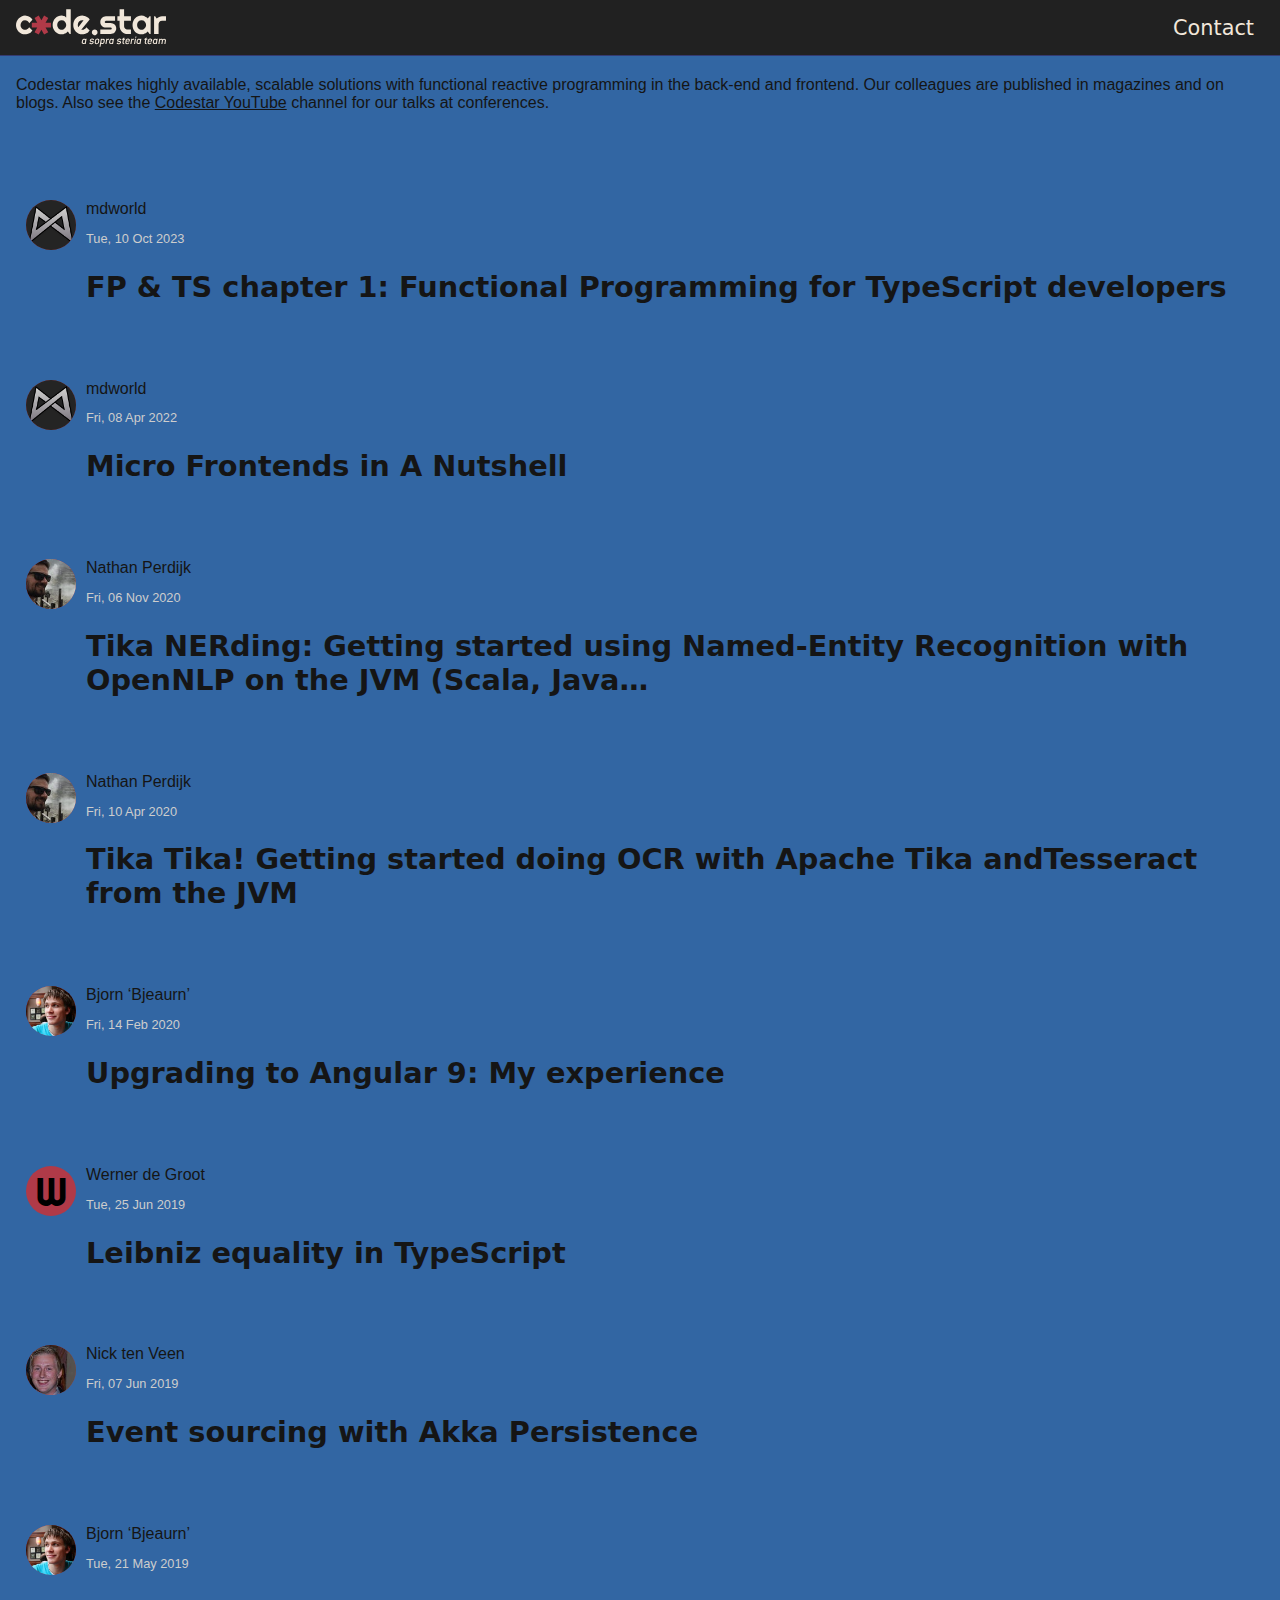
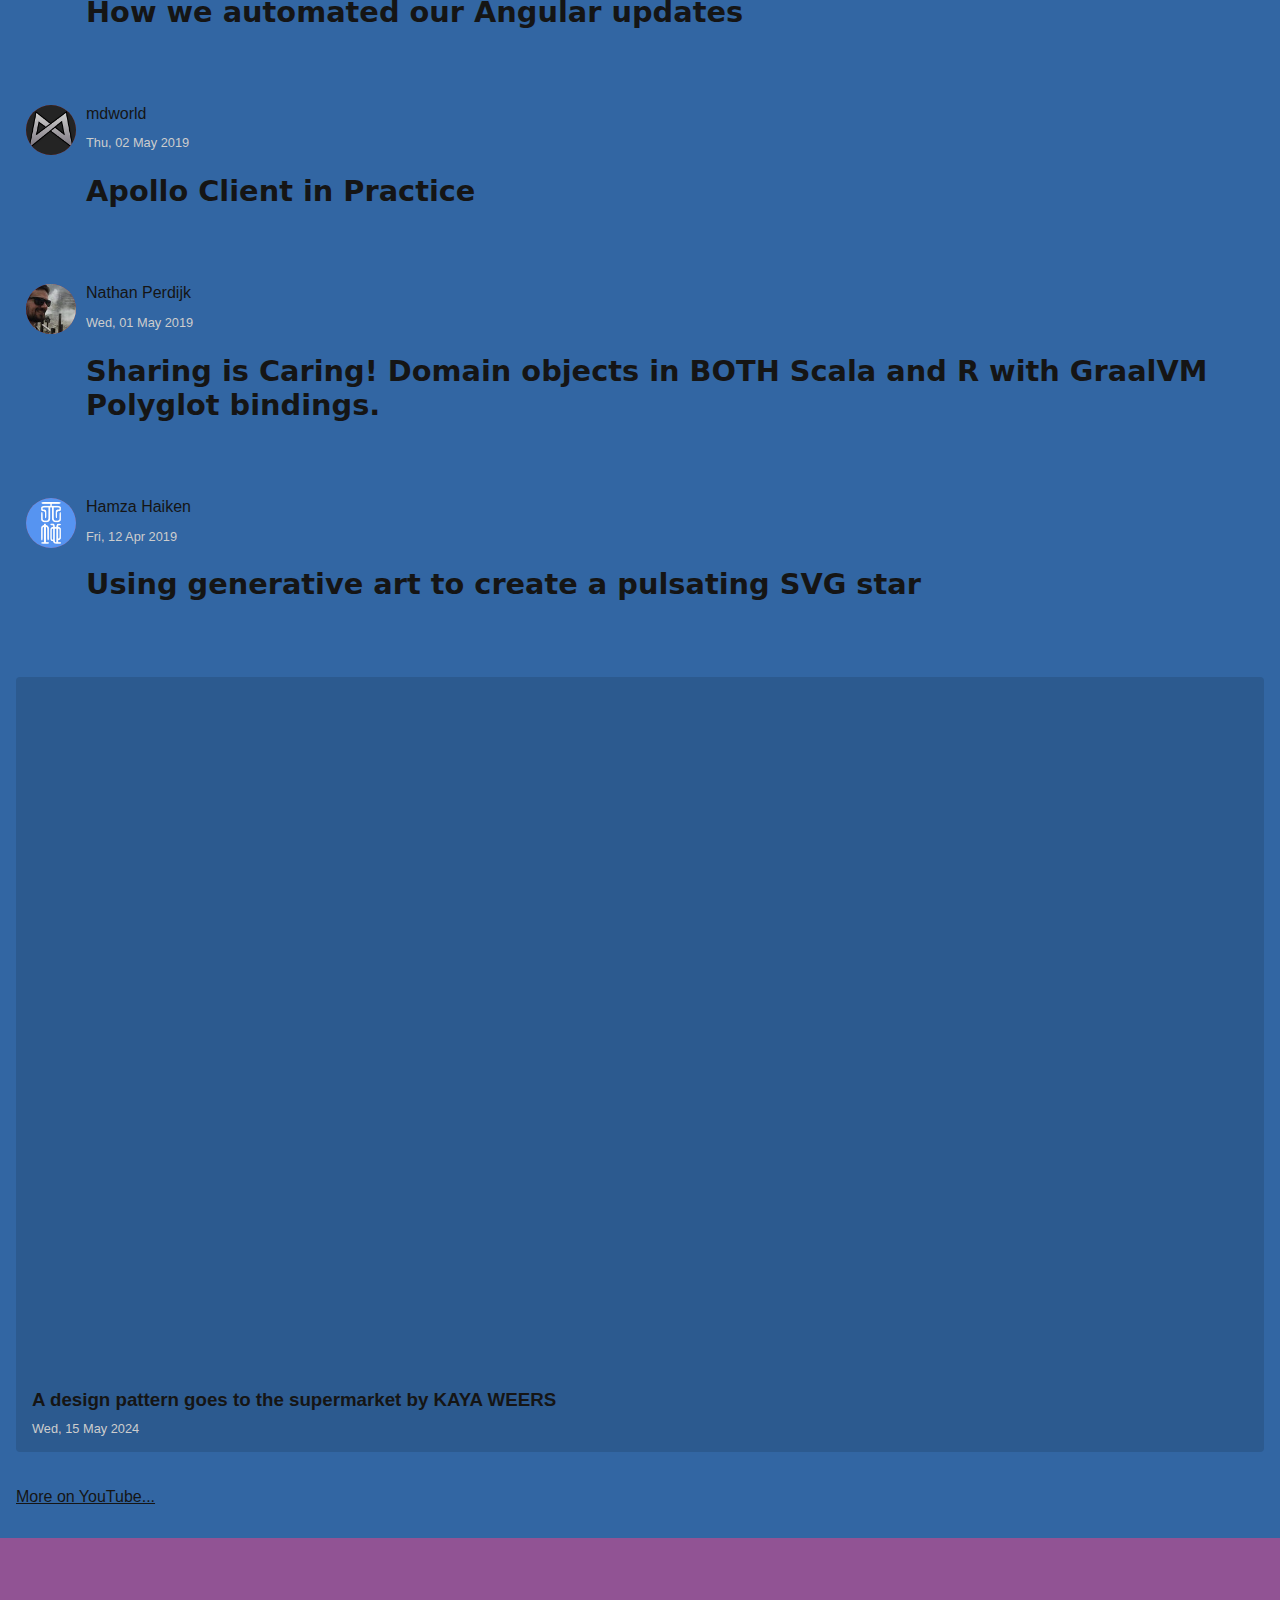
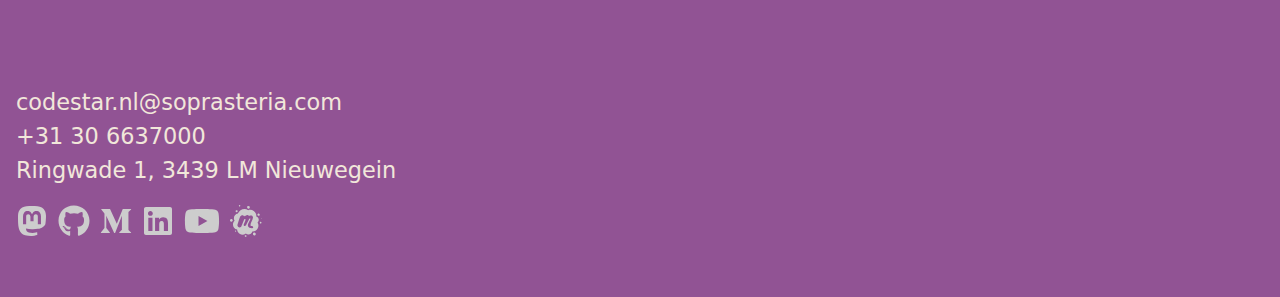
<file: index.html>
<!DOCTYPE html><html lang="en"><head><meta charSet="utf-8"/><meta name="viewport" content="width=device-width, initial-scale=1"/><link rel="preload" href="/_next/static/media/569ce4b8f30dc480-s.p.woff2" as="font" crossorigin="" type="font/woff2"/><link rel="preload" href="/_next/static/media/93f479601ee12b01-s.p.woff2" as="font" crossorigin="" type="font/woff2"/><link rel="stylesheet" href="/_next/static/css/96920448df41d26b.css" data-precedence="next"/><link rel="stylesheet" href="/_next/static/css/13422ae1d848e043.css" data-precedence="next"/><link rel="preload" as="script" fetchPriority="low" href="/_next/static/chunks/webpack-bafee5ae243c8c89.js"/><script src="/_next/static/chunks/4bd1b696-20882bf820444624.js" async=""></script><script src="/_next/static/chunks/517-0d7e8c6ba2452810.js" async=""></script><script src="/_next/static/chunks/main-app-b25855ec5ccc6eda.js" async=""></script><script src="/_next/static/chunks/970-4a0f7daee52c7cff.js" async=""></script><script src="/_next/static/chunks/173-77a4cc13cb7e18d3.js" async=""></script><script src="/_next/static/chunks/app/page-afca84ad3d319d68.js" async=""></script><meta name="next-size-adjust" content=""/><title>Codestar</title><meta name="description" content="Codestar - a Sopra Steria team"/><link rel="icon" href="/favicon.ico" type="image/x-icon" sizes="16x16"/><script src="/_next/static/chunks/polyfills-42372ed130431b0a.js" noModule=""></script></head><body class="__variable_4d318d __variable_ea5f4b"><nav class="TopBar_top-bar__RDkoF"><div><a href="/"><img alt="Codestar Logo" loading="lazy" width="150" height="40" decoding="async" data-nimg="1" style="color:transparent" src="/codestar_logo_cream-red.svg"/></a><ul><li><a href="https://www.linkedin.com/company/codestar-powered-by-sopra-steria/">Contact</a></li></ul></div></nav><div class="page_content__szHtB"><aside><div class="EmbeddedSocialMedia_embedded-social-media__AC2M4"><section class="TootCard_toot-card__GDV8s"><a href="https://mastodon.social/@codestar">@<!-- -->codestar<!-- -->@mastodon.social</a><div><p><img alt="Codestar Mastodon" loading="lazy" width="24" height="24" decoding="async" data-nimg="1" style="color:transparent" src="/mastodon_logo.svg"/><span>Thu, 10 Nov 2022</span></p><a href="https://mastodon.social/@codestar/109318878709762915">Join us on the 24th of november for a Robotics workshop at the Ordina office!!!

FREE registration through the link below and join us for an evening with a great developer community, lots of fun and challenging
assignments. Looking forward to seeing you there!!

https://docs.google.com/forms/d/e/1FAIpQLScausKDt8EA1TFds04ghHKXQ2cMeJHDt019nn1X0obOD3InvA/viewform

See the trailer here: https://www.linkedin.com/posts/rickyvanrijn_azure-ros2-cloud-activity-6996406427263082496-e1fX

#azure #ros2 #cloud #robotics #ordina #workshop #ros #fun</a><div class="TootCard_toot-card--badges___1KlJ"><span title="Replies"><img alt="Replies" loading="lazy" width="18" height="18" decoding="async" data-nimg="1" style="color:transparent" src="/fa-reply.svg"/>0</span><span title="Reblogs"><img alt="Reblogs" loading="lazy" width="18" height="18" decoding="async" data-nimg="1" style="color:transparent" src="/fa-retweet.svg"/>1</span><span title="Favourites"><img alt="Favourites" loading="lazy" width="18" height="18" decoding="async" data-nimg="1" style="color:transparent" src="/fa-star.svg"/>1</span></div></div><div><p><img alt="Codestar Mastodon" loading="lazy" width="24" height="24" decoding="async" data-nimg="1" style="color:transparent" src="/mastodon_logo.svg"/><span>Wed, 09 Nov 2022</span></p><a href="https://mastodon.social/@codestar/109312667568153179">Join our meetup on 1 December with @StacyClouds about #Azure Web Apps with #Blazor!
https://www.meetup.com/codestar-night/events/289022760/</a><div class="TootCard_toot-card--badges___1KlJ"><span title="Replies"><img alt="Replies" loading="lazy" width="18" height="18" decoding="async" data-nimg="1" style="color:transparent" src="/fa-reply.svg"/>0</span><span title="Reblogs"><img alt="Reblogs" loading="lazy" width="18" height="18" decoding="async" data-nimg="1" style="color:transparent" src="/fa-retweet.svg"/>1</span><span title="Favourites"><img alt="Favourites" loading="lazy" width="18" height="18" decoding="async" data-nimg="1" style="color:transparent" src="/fa-star.svg"/>1</span></div></div></section><div class="Playlist_playlist__ym2Sj viewport-sm"><a href="https://youtube.com/watch?v=VF0SXojfJso"><section class="PlaylistItemCard_playlistitem-card__WkY4J"><div class="img" style="background-image:url(https://i.ytimg.com/vi/VF0SXojfJso/mqdefault.jpg)"></div><h3>A design pattern goes to the supermarket by KAYA WEERS</h3><p>Wed, 15 May 2024</p></section></a><a href="https://youtube.com/watch?v=-U2tBG9_uRM"><section class="PlaylistItemCard_playlistitem-card__WkY4J"><div class="img" style="background-image:url(https://i.ytimg.com/vi/-U2tBG9_uRM/mqdefault.jpg)"></div><h3>Race between pair programming tools by Kaya Weers</h3><p>Mon, 09 May 2022</p></section></a><a href="https://youtube.com/watch?v=yWV1eOozlOQ"><section class="PlaylistItemCard_playlistitem-card__WkY4J"><div class="img" style="background-image:url(https://i.ytimg.com/vi/yWV1eOozlOQ/mqdefault.jpg)"></div><h3>Ordina Codestar at Port Of Rotterdam</h3><p>Tue, 09 Nov 2021</p></section></a><a href="https://youtube.com/watch?v=EaQt031BByw"><section class="PlaylistItemCard_playlistitem-card__WkY4J"><div class="img" style="background-image:url(https://i.ytimg.com/vi/EaQt031BByw/mqdefault.jpg)"></div><h3>Martin van Es - GraphQL for the Lazy Developer</h3><p>Tue, 01 Jun 2021</p></section></a><a href="https://youtube.com/watch?v=Uq5Y080Por0"><section class="PlaylistItemCard_playlistitem-card__WkY4J"><div class="img" style="background-image:url(https://i.ytimg.com/vi/Uq5Y080Por0/mqdefault.jpg)"></div><h3>Bart Kuijper - The Power of Demystifying Your Stack</h3><p>Tue, 01 Jun 2021</p></section></a><p><a href="https://youtube.com/c/codestar">More on YouTube...</a></p></div></div></aside><main class="page_main__akH3E"><section class="WelcomeCard_welcome-card__5u2Jo">Codestar makes highly available, scalable solutions with functional reactive programming in the back-end and frontend. Our colleagues are published in magazines and on blogs. Also see the<!-- --> <a href="https://youtube.com/c/codestar">Codestar YouTube</a> channel for our talks at conferences.</section><div class="UpcomingMeetupList_upcoming-meetup-list__76Nt5 viewport-xs"></div><a href="/articles/20231010-fpts1-pure-functions" class="PublicationCard_publication-card__CeMq1"><section><div class="PublicationCard_publication-card--avatar__gBtoT"><div class="letter">M</div><div class="PublicationCard_publication-card--avatar-img__LWdkV"><img alt="avatar" loading="lazy" width="50" height="50" decoding="async" data-nimg="1" style="color:transparent" src="/_next/static/media/0_gTl35Xy5zRcgu5wJ.fdea49da.png"/></div></div><div><p class="PublicationCard_publication-card--author__IXQ6M">mdworld</p><p class="PublicationCard_publication-card--date__QkMth">Tue, 10 Oct 2023</p><h2>FP &amp; TS chapter 1: Functional Programming for TypeScript developers</h2></div></section></a><a href="https://medium.com/codestar-blog/micro-frontends-in-a-nutshell-cbf6741337d?source=rss----ea5cff13e3c9---4" class="PublicationCard_publication-card__CeMq1"><section><div class="PublicationCard_publication-card--avatar__gBtoT"><div class="letter">M</div><div class="PublicationCard_publication-card--avatar-img__LWdkV"><img alt="avatar" loading="lazy" width="50" height="50" decoding="async" data-nimg="1" style="color:transparent" src="/_next/static/media/0_gTl35Xy5zRcgu5wJ.fdea49da.png"/></div></div><div><p class="PublicationCard_publication-card--author__IXQ6M">mdworld</p><p class="PublicationCard_publication-card--date__QkMth">Fri, 08 Apr 2022</p><h2>Micro Frontends in A Nutshell</h2></div></section></a><a href="https://medium.com/codestar-blog/tika-nerding-getting-started-using-named-entity-recognition-with-opennlp-on-the-jvm-scala-java-befc396d6dc5?source=rss----ea5cff13e3c9---4" class="PublicationCard_publication-card__CeMq1"><section><div class="PublicationCard_publication-card--avatar__gBtoT"><div class="letter">N</div><div class="PublicationCard_publication-card--avatar-img__LWdkV"><img alt="avatar" loading="lazy" width="50" height="50" decoding="async" data-nimg="1" style="color:transparent" src="/_next/static/media/0_Bqr-dMZplB-namyY.0ef50774.jpg"/></div></div><div><p class="PublicationCard_publication-card--author__IXQ6M">Nathan Perdijk</p><p class="PublicationCard_publication-card--date__QkMth">Fri, 06 Nov 2020</p><h2>Tika NERding: Getting started using Named-Entity Recognition with OpenNLP on the JVM (Scala, Java…</h2></div></section></a><a href="https://medium.com/codestar-blog/tika-tika-getting-started-doing-ocr-with-apache-tika-andtesseract-from-the-jvm-f5d2bfe9b397?source=rss----ea5cff13e3c9---4" class="PublicationCard_publication-card__CeMq1"><section><div class="PublicationCard_publication-card--avatar__gBtoT"><div class="letter">N</div><div class="PublicationCard_publication-card--avatar-img__LWdkV"><img alt="avatar" loading="lazy" width="50" height="50" decoding="async" data-nimg="1" style="color:transparent" src="/_next/static/media/0_Bqr-dMZplB-namyY.0ef50774.jpg"/></div></div><div><p class="PublicationCard_publication-card--author__IXQ6M">Nathan Perdijk</p><p class="PublicationCard_publication-card--date__QkMth">Fri, 10 Apr 2020</p><h2>Tika Tika! Getting started doing OCR with Apache Tika andTesseract from the JVM</h2></div></section></a><a href="https://medium.com/codestar-blog/upgrading-to-angular-9-my-experience-65158c284034?source=rss----ea5cff13e3c9---4" class="PublicationCard_publication-card__CeMq1"><section><div class="PublicationCard_publication-card--avatar__gBtoT"><div class="letter">B</div><div class="PublicationCard_publication-card--avatar-img__LWdkV"><img alt="avatar" loading="lazy" width="50" height="50" decoding="async" data-nimg="1" style="color:transparent" src="/_next/static/media/0_o9UzuQyUwobacrCt.d8343715.jpg"/></div></div><div><p class="PublicationCard_publication-card--author__IXQ6M">Bjorn ‘Bjeaurn’</p><p class="PublicationCard_publication-card--date__QkMth">Fri, 14 Feb 2020</p><h2>Upgrading to Angular 9: My experience</h2></div></section></a><a href="https://medium.com/codestar-blog/leibniz-equality-in-typescript-2aeff1303749?source=rss----ea5cff13e3c9---4" class="PublicationCard_publication-card__CeMq1"><section><div class="PublicationCard_publication-card--avatar__gBtoT"><div class="letter">W</div><div class="PublicationCard_publication-card--avatar-img__LWdkV"></div></div><div><p class="PublicationCard_publication-card--author__IXQ6M">Werner de Groot</p><p class="PublicationCard_publication-card--date__QkMth">Tue, 25 Jun 2019</p><h2>Leibniz equality in TypeScript</h2></div></section></a><a href="https://medium.com/codestar-blog/event-sourcing-with-akka-persistence-6a3f4b167852?source=rss----ea5cff13e3c9---4" class="PublicationCard_publication-card__CeMq1"><section><div class="PublicationCard_publication-card--avatar__gBtoT"><div class="letter">N</div><div class="PublicationCard_publication-card--avatar-img__LWdkV"><img alt="avatar" loading="lazy" width="50" height="50" decoding="async" data-nimg="1" style="color:transparent" src="/_next/static/media/2_k7vMxGfKwfqJ86TcprDA_Q.2e8186fc.jpg"/></div></div><div><p class="PublicationCard_publication-card--author__IXQ6M">Nick ten Veen</p><p class="PublicationCard_publication-card--date__QkMth">Fri, 07 Jun 2019</p><h2>Event sourcing with Akka Persistence</h2></div></section></a><a href="https://medium.com/codestar-blog/how-we-automated-our-angular-updates-9790212aa211?source=rss----ea5cff13e3c9---4" class="PublicationCard_publication-card__CeMq1"><section><div class="PublicationCard_publication-card--avatar__gBtoT"><div class="letter">B</div><div class="PublicationCard_publication-card--avatar-img__LWdkV"><img alt="avatar" loading="lazy" width="50" height="50" decoding="async" data-nimg="1" style="color:transparent" src="/_next/static/media/0_o9UzuQyUwobacrCt.d8343715.jpg"/></div></div><div><p class="PublicationCard_publication-card--author__IXQ6M">Bjorn ‘Bjeaurn’</p><p class="PublicationCard_publication-card--date__QkMth">Tue, 21 May 2019</p><h2>How we automated our Angular updates</h2></div></section></a><a href="https://medium.com/codestar-blog/apollo-client-in-practice-f81434f6f8d7?source=rss----ea5cff13e3c9---4" class="PublicationCard_publication-card__CeMq1"><section><div class="PublicationCard_publication-card--avatar__gBtoT"><div class="letter">M</div><div class="PublicationCard_publication-card--avatar-img__LWdkV"><img alt="avatar" loading="lazy" width="50" height="50" decoding="async" data-nimg="1" style="color:transparent" src="/_next/static/media/0_gTl35Xy5zRcgu5wJ.fdea49da.png"/></div></div><div><p class="PublicationCard_publication-card--author__IXQ6M">mdworld</p><p class="PublicationCard_publication-card--date__QkMth">Thu, 02 May 2019</p><h2>Apollo Client in Practice</h2></div></section></a><a href="https://medium.com/codestar-blog/sharing-is-caring-domain-objects-in-both-scala-and-r-with-graalvm-polyglot-bindings-b561e8cfbcfa?source=rss----ea5cff13e3c9---4" class="PublicationCard_publication-card__CeMq1"><section><div class="PublicationCard_publication-card--avatar__gBtoT"><div class="letter">N</div><div class="PublicationCard_publication-card--avatar-img__LWdkV"><img alt="avatar" loading="lazy" width="50" height="50" decoding="async" data-nimg="1" style="color:transparent" src="/_next/static/media/0_Bqr-dMZplB-namyY.0ef50774.jpg"/></div></div><div><p class="PublicationCard_publication-card--author__IXQ6M">Nathan Perdijk</p><p class="PublicationCard_publication-card--date__QkMth">Wed, 01 May 2019</p><h2>Sharing is Caring! Domain objects in BOTH Scala and R with GraalVM Polyglot bindings.</h2></div></section></a><a href="https://medium.com/codestar-blog/using-generative-art-to-create-a-pulsating-svg-star-cd7456268dc5?source=rss----ea5cff13e3c9---4" class="PublicationCard_publication-card__CeMq1"><section><div class="PublicationCard_publication-card--avatar__gBtoT"><div class="letter">H</div><div class="PublicationCard_publication-card--avatar-img__LWdkV"><img alt="avatar" loading="lazy" width="50" height="50" decoding="async" data-nimg="1" style="color:transparent" src="/_next/static/media/2_1JTGoMi8_nuGQVO1EoItXg.68321041.png"/></div></div><div><p class="PublicationCard_publication-card--author__IXQ6M">Hamza Haiken</p><p class="PublicationCard_publication-card--date__QkMth">Fri, 12 Apr 2019</p><h2>Using generative art to create a pulsating SVG star</h2></div></section></a><div class="Playlist_playlist__ym2Sj viewport-xs"><a href="https://youtube.com/watch?v=VF0SXojfJso"><section class="PlaylistItemCard_playlistitem-card__WkY4J"><div class="img" style="background-image:url(https://i.ytimg.com/vi/VF0SXojfJso/mqdefault.jpg)"></div><h3>A design pattern goes to the supermarket by KAYA WEERS</h3><p>Wed, 15 May 2024</p></section></a><p><a href="https://youtube.com/c/codestar">More on YouTube...</a></p></div></main><aside></aside></div><footer class="Footer_footer__OYoYH"><div><ul class="contact-info"><li><a href="mailto:codestar@ordina.nl">codestar.nl@soprasteria.com</a></li><li><a href="tel:+31306637000">+31 30 6637000</a></li><li><a href="https://maps.google.com/maps?ll=52.057652,5.111462&amp;z=16&amp;t=m&amp;hl=en-GB&amp;gl=NL&amp;mapclient=embed&amp;cid=15918536717636328792" target="_blank" rel="noopener noreferrer">Ringwade 1, 3439 LM Nieuwegein</a></li></ul><p class="social-links"><a href="https://mastodon.social/@codestar" aria-label="Mastodon" rel="me"><img alt="Codestar Mastodon" loading="lazy" width="32" height="32" decoding="async" data-nimg="1" style="color:transparent" src="/mastodon_logo.svg"/></a><a href="https://github.com/code-star" aria-label="Github"><img alt="Codestar Github" loading="lazy" width="32" height="32" decoding="async" data-nimg="1" style="color:transparent" src="/github_logo.svg"/></a><a href="https://medium.com/codestar-blog" aria-label="Medium"><img alt="Codestar Medium" loading="lazy" width="32" height="32" decoding="async" data-nimg="1" style="color:transparent" src="/medium_logo.svg"/></a><a href="https://www.linkedin.com/company/codestar-powered-by-sopra-steria/" aria-label="Linkedin"><img alt="Codestar LinkedIn" loading="lazy" width="32" height="32" decoding="async" data-nimg="1" style="color:transparent" src="/linkedin_logo.svg"/></a><a href="https://www.youtube.com/channel/UCqwHhJNEUe7D-HGsX4zvKzQ" aria-label="Youtube"><img alt="Codestar Youtube" loading="lazy" width="36" height="32" decoding="async" data-nimg="1" style="color:transparent" src="/youtube_logo.svg"/></a><a href="https://www.meetup.com/Code-Star-Night" aria-label="Meetup.com"><img alt="Codestar Meetup" loading="lazy" width="32" height="32" decoding="async" data-nimg="1" style="color:transparent" src="/meetup_logo.svg"/></a></p></div></footer><script src="/_next/static/chunks/webpack-bafee5ae243c8c89.js" async=""></script><script>(self.__next_f=self.__next_f||[]).push([0])</script><script>self.__next_f.push([1,"1:\"$Sreact.fragment\"\n2:I[5244,[],\"\"]\n3:I[3866,[],\"\"]\n5:I[6213,[],\"OutletBoundary\"]\n7:I[6213,[],\"MetadataBoundary\"]\n9:I[6213,[],\"ViewportBoundary\"]\nb:I[4835,[],\"\"]\n:HL[\"/_next/static/media/569ce4b8f30dc480-s.p.woff2\",\"font\",{\"crossOrigin\":\"\",\"type\":\"font/woff2\"}]\n:HL[\"/_next/static/media/93f479601ee12b01-s.p.woff2\",\"font\",{\"crossOrigin\":\"\",\"type\":\"font/woff2\"}]\n:HL[\"/_next/static/css/96920448df41d26b.css\",\"style\"]\n:HL[\"/_next/static/css/13422ae1d848e043.css\",\"style\"]\n"])</script><script>self.__next_f.push([1,"0:{\"P\":null,\"b\":\"8wGszG_PuS05PhTdT3aku\",\"p\":\"\",\"c\":[\"\",\"\"],\"i\":false,\"f\":[[[\"\",{\"children\":[\"__PAGE__\",{}]},\"$undefined\",\"$undefined\",true],[\"\",[\"$\",\"$1\",\"c\",{\"children\":[[[\"$\",\"link\",\"0\",{\"rel\":\"stylesheet\",\"href\":\"/_next/static/css/96920448df41d26b.css\",\"precedence\":\"next\",\"crossOrigin\":\"$undefined\",\"nonce\":\"$undefined\"}]],[\"$\",\"html\",null,{\"lang\":\"en\",\"children\":[\"$\",\"body\",null,{\"className\":\"__variable_4d318d __variable_ea5f4b\",\"children\":[\"$\",\"$L2\",null,{\"parallelRouterKey\":\"children\",\"segmentPath\":[\"children\"],\"error\":\"$undefined\",\"errorStyles\":\"$undefined\",\"errorScripts\":\"$undefined\",\"template\":[\"$\",\"$L3\",null,{}],\"templateStyles\":\"$undefined\",\"templateScripts\":\"$undefined\",\"notFound\":[[],[[\"$\",\"title\",null,{\"children\":\"404: This page could not be found.\"}],[\"$\",\"div\",null,{\"style\":{\"fontFamily\":\"system-ui,\\\"Segoe UI\\\",Roboto,Helvetica,Arial,sans-serif,\\\"Apple Color Emoji\\\",\\\"Segoe UI Emoji\\\"\",\"height\":\"100vh\",\"textAlign\":\"center\",\"display\":\"flex\",\"flexDirection\":\"column\",\"alignItems\":\"center\",\"justifyContent\":\"center\"},\"children\":[\"$\",\"div\",null,{\"children\":[[\"$\",\"style\",null,{\"dangerouslySetInnerHTML\":{\"__html\":\"body{color:#000;background:#fff;margin:0}.next-error-h1{border-right:1px solid rgba(0,0,0,.3)}@media (prefers-color-scheme:dark){body{color:#fff;background:#000}.next-error-h1{border-right:1px solid rgba(255,255,255,.3)}}\"}}],[\"$\",\"h1\",null,{\"className\":\"next-error-h1\",\"style\":{\"display\":\"inline-block\",\"margin\":\"0 20px 0 0\",\"padding\":\"0 23px 0 0\",\"fontSize\":24,\"fontWeight\":500,\"verticalAlign\":\"top\",\"lineHeight\":\"49px\"},\"children\":404}],[\"$\",\"div\",null,{\"style\":{\"display\":\"inline-block\"},\"children\":[\"$\",\"h2\",null,{\"style\":{\"fontSize\":14,\"fontWeight\":400,\"lineHeight\":\"49px\",\"margin\":0},\"children\":\"This page could not be found.\"}]}]]}]}]]],\"forbidden\":\"$undefined\",\"unauthorized\":\"$undefined\"}]}]}]]}],{\"children\":[\"__PAGE__\",[\"$\",\"$1\",\"c\",{\"children\":[\"$L4\",[[\"$\",\"link\",\"0\",{\"rel\":\"stylesheet\",\"href\":\"/_next/static/css/13422ae1d848e043.css\",\"precedence\":\"next\",\"crossOrigin\":\"$undefined\",\"nonce\":\"$undefined\"}]],[\"$\",\"$L5\",null,{\"children\":\"$L6\"}]]}],{},null,false]},null,false],[\"$\",\"$1\",\"h\",{\"children\":[null,[\"$\",\"$1\",\"XSGA8_zZUNlTxDRWR8TGQ\",{\"children\":[[\"$\",\"$L7\",null,{\"children\":\"$L8\"}],[\"$\",\"$L9\",null,{\"children\":\"$La\"}],[\"$\",\"meta\",null,{\"name\":\"next-size-adjust\",\"content\":\"\"}]]}]]}],false]],\"m\":\"$undefined\",\"G\":[\"$b\",\"$undefined\"],\"s\":false,\"S\":true}\n"])</script><script>self.__next_f.push([1,"a:[[\"$\",\"meta\",\"0\",{\"name\":\"viewport\",\"content\":\"width=device-width, initial-scale=1\"}]]\n8:[[\"$\",\"meta\",\"0\",{\"charSet\":\"utf-8\"}],[\"$\",\"title\",\"1\",{\"children\":\"Codestar\"}],[\"$\",\"meta\",\"2\",{\"name\":\"description\",\"content\":\"Codestar - a Sopra Steria team\"}],[\"$\",\"link\",\"3\",{\"rel\":\"icon\",\"href\":\"/favicon.ico\",\"type\":\"image/x-icon\",\"sizes\":\"16x16\"}]]\n"])</script><script>self.__next_f.push([1,"6:null\n"])</script><script>self.__next_f.push([1,"c:I[8173,[\"970\",\"static/chunks/970-4a0f7daee52c7cff.js\",\"173\",\"static/chunks/173-77a4cc13cb7e18d3.js\",\"974\",\"static/chunks/app/page-afca84ad3d319d68.js\"],\"\"]\nd:I[7970,[\"970\",\"static/chunks/970-4a0f7daee52c7cff.js\",\"173\",\"static/chunks/173-77a4cc13cb7e18d3.js\",\"974\",\"static/chunks/app/page-afca84ad3d319d68.js\"],\"Image\"]\n"])</script><script>self.__next_f.push([1,"4:[null,[\"$\",\"nav\",null,{\"className\":\"TopBar_top-bar__RDkoF\",\"children\":[\"$\",\"div\",null,{\"children\":[[\"$\",\"$Lc\",null,{\"href\":\"/\",\"children\":[\"$\",\"$Ld\",null,{\"src\":\"/codestar_logo_cream-red.svg\",\"alt\":\"Codestar Logo\",\"width\":150,\"height\":40}]}],[\"$\",\"ul\",null,{\"children\":[\"$\",\"li\",null,{\"children\":[\"$\",\"a\",null,{\"href\":\"https://www.linkedin.com/company/codestar-powered-by-sopra-steria/\",\"children\":\"Contact\"}]}]}]]}]}],[\"$\",\"div\",null,{\"className\":\"page_content__szHtB\",\"children\":[[\"$\",\"aside\",null,{\"children\":[\"$\",\"div\",null,{\"className\":\"EmbeddedSocialMedia_embedded-social-media__AC2M4\",\"children\":[[\"$\",\"section\",null,{\"className\":\"TootCard_toot-card__GDV8s\",\"children\":[[\"$\",\"a\",null,{\"href\":\"https://mastodon.social/@codestar\",\"children\":[\"@\",\"codestar\",\"@mastodon.social\"]}],[[\"$\",\"div\",\"109318878709762915\",{\"children\":[[\"$\",\"p\",null,{\"children\":[[\"$\",\"$Ld\",null,{\"src\":\"/mastodon_logo.svg\",\"alt\":\"Codestar Mastodon\",\"width\":24,\"height\":24}],[\"$\",\"span\",null,{\"children\":\"Thu, 10 Nov 2022\"}]]}],[\"$\",\"a\",null,{\"href\":\"https://mastodon.social/@codestar/109318878709762915\",\"children\":\"Join us on the 24th of november for a Robotics workshop at the Ordina office!!!\\n\\nFREE registration through the link below and join us for an evening with a great developer community, lots of fun and challenging\\nassignments. Looking forward to seeing you there!!\\n\\nhttps://docs.google.com/forms/d/e/1FAIpQLScausKDt8EA1TFds04ghHKXQ2cMeJHDt019nn1X0obOD3InvA/viewform\\n\\nSee the trailer here: https://www.linkedin.com/posts/rickyvanrijn_azure-ros2-cloud-activity-6996406427263082496-e1fX\\n\\n#azure #ros2 #cloud #robotics #ordina #workshop #ros #fun\"}],[\"$\",\"div\",null,{\"className\":\"TootCard_toot-card--badges___1KlJ\",\"children\":[[\"$\",\"span\",null,{\"title\":\"Replies\",\"children\":[[\"$\",\"$Ld\",null,{\"src\":\"/fa-reply.svg\",\"alt\":\"Replies\",\"width\":18,\"height\":18}],0]}],[\"$\",\"span\",null,{\"title\":\"Reblogs\",\"children\":[[\"$\",\"$Ld\",null,{\"src\":\"/fa-retweet.svg\",\"alt\":\"Reblogs\",\"width\":18,\"height\":18}],1]}],[\"$\",\"span\",null,{\"title\":\"Favourites\",\"children\":[[\"$\",\"$Ld\",null,{\"src\":\"/fa-star.svg\",\"alt\":\"Favourites\",\"width\":18,\"height\":18}],1]}]]}]]}],[\"$\",\"div\",\"109312667568153179\",{\"children\":[[\"$\",\"p\",null,{\"children\":[[\"$\",\"$Ld\",null,{\"src\":\"/mastodon_logo.svg\",\"alt\":\"Codestar Mastodon\",\"width\":24,\"height\":24}],[\"$\",\"span\",null,{\"children\":\"Wed, 09 Nov 2022\"}]]}],[\"$\",\"a\",null,{\"href\":\"https://mastodon.social/@codestar/109312667568153179\",\"children\":\"Join our meetup on 1 December with @StacyClouds about #Azure Web Apps with #Blazor!\\nhttps://www.meetup.com/codestar-night/events/289022760/\"}],[\"$\",\"div\",null,{\"className\":\"TootCard_toot-card--badges___1KlJ\",\"children\":[[\"$\",\"span\",null,{\"title\":\"Replies\",\"children\":[[\"$\",\"$Ld\",null,{\"src\":\"/fa-reply.svg\",\"alt\":\"Replies\",\"width\":18,\"height\":18}],0]}],[\"$\",\"span\",null,{\"title\":\"Reblogs\",\"children\":[[\"$\",\"$Ld\",null,{\"src\":\"/fa-retweet.svg\",\"alt\":\"Reblogs\",\"width\":18,\"height\":18}],1]}],[\"$\",\"span\",null,{\"title\":\"Favourites\",\"children\":[[\"$\",\"$Ld\",null,{\"src\":\"/fa-star.svg\",\"alt\":\"Favourites\",\"width\":18,\"height\":18}],1]}]]}]]}]]]}],[\"$\",\"div\",null,{\"className\":\"Playlist_playlist__ym2Sj viewport-sm\",\"children\":[[[\"$\",\"a\",\"VF0SXojfJso\",{\"href\":\"https://youtube.com/watch?v=VF0SXojfJso\",\"children\":[\"$\",\"section\",null,{\"className\":\"PlaylistItemCard_playlistitem-card__WkY4J\",\"children\":[[\"$\",\"div\",null,{\"className\":\"img\",\"style\":{\"backgroundImage\":\"url(https://i.ytimg.com/vi/VF0SXojfJso/mqdefault.jpg)\"}}],[\"$\",\"h3\",null,{\"children\":\"A design pattern goes to the supermarket by KAYA WEERS\"}],[\"$\",\"p\",null,{\"children\":\"Wed, 15 May 2024\"}]]}]}],[\"$\",\"a\",\"-U2tBG9_uRM\",{\"href\":\"https://youtube.com/watch?v=-U2tBG9_uRM\",\"children\":[\"$\",\"section\",null,{\"className\":\"PlaylistItemCard_playlistitem-card__WkY4J\",\"children\":[[\"$\",\"div\",null,{\"className\":\"img\",\"style\":{\"backgroundImage\":\"url(https://i.ytimg.com/vi/-U2tBG9_uRM/mqdefault.jpg)\"}}],[\"$\",\"h3\",null,{\"children\":\"Race between pair programming tools by Kaya Weers\"}],[\"$\",\"p\",null,{\"children\":\"Mon, 09 May 2022\"}]]}]}],[\"$\",\"a\",\"yWV1eOozlOQ\",{\"href\":\"https://youtube.com/watch?v=yWV1eOozlOQ\",\"children\":[\"$\",\"section\",null,{\"className\":\"PlaylistItemCard_playlistitem-card__WkY4J\",\"children\":[[\"$\",\"div\",null,{\"className\":\"img\",\"style\":{\"backgroundImage\":\"url(https://i.ytimg.com/vi/yWV1eOozlOQ/mqdefault.jpg)\"}}],[\"$\",\"h3\",null,{\"children\":\"Ordina Codestar at Port Of Rotterdam\"}],[\"$\",\"p\",null,{\"children\":\"Tue, 09 Nov 2021\"}]]}]}],[\"$\",\"a\",\"EaQt031BByw\",{\"href\":\"https://youtube.com/watch?v=EaQt031BByw\",\"children\":[\"$\",\"section\",null,{\"className\":\"PlaylistItemCard_playlistitem-card__WkY4J\",\"children\":[[\"$\",\"div\",null,{\"className\":\"img\",\"style\":{\"backgroundImage\":\"url(https://i.ytimg.com/vi/EaQt031BByw/mqdefault.jpg)\"}}],[\"$\",\"h3\",null,{\"children\":\"Martin van Es - GraphQL for the Lazy Developer\"}],[\"$\",\"p\",null,{\"children\":\"Tue, 01 Jun 2021\"}]]}]}],[\"$\",\"a\",\"Uq5Y080Por0\",{\"href\":\"https://youtube.com/watch?v=Uq5Y080Por0\",\"children\":[\"$\",\"section\",null,{\"className\":\"PlaylistItemCard_playlistitem-card__WkY4J\",\"children\":[[\"$\",\"div\",null,{\"className\":\"img\",\"style\":{\"backgroundImage\":\"url(https://i.ytimg.com/vi/Uq5Y080Por0/mqdefault.jpg)\"}}],[\"$\",\"h3\",null,{\"children\":\"Bart Kuijper - The Power of Demystifying Your Stack\"}],[\"$\",\"p\",null,{\"children\":\"Tue, 01 Jun 2021\"}]]}]}]],[\"$\",\"p\",null,{\"children\":[\"$\",\"$Lc\",null,{\"href\":\"https://youtube.com/c/codestar\",\"children\":\"More on YouTube...\"}]}]]}]]}]}],[\"$\",\"main\",null,{\"className\":\"page_main__akH3E\",\"children\":[[\"$\",\"section\",null,{\"className\":\"WelcomeCard_welcome-card__5u2Jo\",\"children\":[\"Codestar makes highly available, scalable solutions with functional reactive programming in the back-end and frontend. Our colleagues are published in magazines and on blogs. Also see the\",\" \",[\"$\",\"a\",null,{\"href\":\"https://youtube.com/c/codestar\",\"children\":\"Codestar YouTube\"}],\" channel for our talks at conferences.\"]}],[\"$\",\"div\",null,{\"className\":\"UpcomingMeetupList_upcoming-meetup-list__76Nt5 viewport-xs\",\"children\":[]}],[[\"$\",\"a\",\"20231010-fpts1-pure-functions\",{\"href\":\"/articles/20231010-fpts1-pure-functions\",\"className\":\"PublicationCard_publication-card__CeMq1\",\"children\":[\"$\",\"section\",null,{\"children\":[[\"$\",\"div\",null,{\"className\":\"PublicationCard_publication-card--avatar__gBtoT\",\"children\":[[\"$\",\"div\",null,{\"className\":\"letter\",\"children\":\"M\"}],[\"$\",\"div\",null,{\"className\":\"PublicationCard_publication-card--avatar-img__LWdkV\",\"children\":[\"$\",\"$Ld\",null,{\"src\":{\"src\":\"/_next/static/media/0_gTl35Xy5zRcgu5wJ.fdea49da.png\",\"height\":176,\"width\":176,\"blurDataURL\":\"[data-uri]\",\"blurWidth\":8,\"blurHeight\":8},\"alt\":\"avatar\",\"width\":50,\"height\":50}]}]]}],[\"$\",\"div\",null,{\"children\":[[\"$\",\"p\",null,{\"className\":\"PublicationCard_publication-card--author__IXQ6M\",\"children\":\"mdworld\"}],[\"$\",\"p\",null,{\"className\":\"PublicationCard_publication-card--date__QkMth\",\"children\":\"Tue, 10 Oct 2023\"}],[\"$\",\"h2\",null,{\"children\":\"FP \u0026 TS chapter 1: Functional Programming for TypeScript developers\"}]]}]]}]}],[\"$\",\"a\",\"https://medium.com/p/cbf6741337d\",{\"href\":\"https://medium.com/codestar-blog/micro-frontends-in-a-nutshell-cbf6741337d?source=rss----ea5cff13e3c9---4\",\"className\":\"PublicationCard_publication-card__CeMq1\",\"children\":[\"$\",\"section\",null,{\"children\":[[\"$\",\"div\",null,{\"className\":\"PublicationCard_publication-card--avatar__gBtoT\",\"children\":[[\"$\",\"div\",null,{\"className\":\"letter\",\"children\":\"M\"}],[\"$\",\"div\",null,{\"className\":\"PublicationCard_publication-card--avatar-img__LWdkV\",\"children\":[\"$\",\"$Ld\",null,{\"src\":\"$4:2:props:children:1:props:children:2:0:props:children:props:children:0:props:children:1:props:children:props:src\",\"alt\":\"avatar\",\"width\":50,\"height\":50}]}]]}],[\"$\",\"div\",null,{\"children\":[[\"$\",\"p\",null,{\"className\":\"PublicationCard_publication-card--author__IXQ6M\",\"children\":\"mdworld\"}],[\"$\",\"p\",null,{\"className\":\"PublicationCard_publication-card--date__QkMth\",\"children\":\"Fri, 08 Apr 2022\"}],[\"$\",\"h2\",null,{\"children\":\"Micro Frontends in A Nutshell\"}]]}]]}]}],[\"$\",\"a\",\"https://medium.com/p/befc396d6dc5\",{\"href\":\"https://medium.com/codestar-blog/tika-nerding-getting-started-using-named-entity-recognition-with-opennlp-on-the-jvm-scala-java-befc396d6dc5?source=rss----ea5cff13e3c9---4\",\"className\":\"PublicationCard_publication-card__CeMq1\",\"children\":[\"$\",\"section\",null,{\"children\":[[\"$\",\"div\",null,{\"className\":\"PublicationCard_publication-card--avatar__gBtoT\",\"children\":[[\"$\",\"div\",null,{\"className\":\"letter\",\"children\":\"N\"}],[\"$\",\"div\",null,{\"className\":\"PublicationCard_publication-card--avatar-img__LWdkV\",\"children\":[\"$\",\"$Ld\",null,{\"src\":{\"src\":\"/_next/static/media/0_Bqr-dMZplB-namyY.0ef50774.jpg\",\"height\":88,\"width\":88,\"blurDataURL\":\"[data-uri]\",\"blurWidth\":8,\"blurHeight\":8},\"alt\":\"avatar\",\"width\":50,\"height\":50}]}]]}],[\"$\",\"div\",null,{\"children\":[[\"$\",\"p\",null,{\"className\":\"PublicationCard_publication-card--author__IXQ6M\",\"children\":\"Nathan Perdijk\"}],[\"$\",\"p\",null,{\"className\":\"PublicationCard_publication-card--date__QkMth\",\"children\":\"Fri, 06 Nov 2020\"}],[\"$\",\"h2\",null,{\"children\":\"Tika NERding: Getting started using Named-Entity Recognition with OpenNLP on the JVM (Scala, Java…\"}]]}]]}]}],[\"$\",\"a\",\"https://medium.com/p/f5d2bfe9b397\",{\"href\":\"https://medium.com/codestar-blog/tika-tika-getting-started-doing-ocr-with-apache-tika-andtesseract-from-the-jvm-f5d2bfe9b397?source=rss----ea5cff13e3c9---4\",\"className\":\"PublicationCard_publication-card__CeMq1\",\"children\":[\"$\",\"section\",null,{\"children\":[[\"$\",\"div\",null,{\"className\":\"PublicationCard_publication-card--avatar__gBtoT\",\"children\":[[\"$\",\"div\",null,{\"className\":\"letter\",\"children\":\"N\"}],[\"$\",\"div\",null,{\"className\":\"PublicationCard_publication-card--avatar-img__LWdkV\",\"children\":[\"$\",\"$Ld\",null,{\"src\":\"$4:2:props:children:1:props:children:2:2:props:children:props:children:0:props:children:1:props:children:props:src\",\"alt\":\"avatar\",\"width\":50,\"height\":50}]}]]}],[\"$\",\"div\",null,{\"children\":[[\"$\",\"p\",null,{\"className\":\"PublicationCard_publication-card--author__IXQ6M\",\"children\":\"Nathan Perdijk\"}],[\"$\",\"p\",null,{\"className\":\"PublicationCard_publication-card--date__QkMth\",\"children\":\"Fri, 10 Apr 2020\"}],[\"$\",\"h2\",null,{\"children\":\"Tika Tika! Getting started doing OCR with Apache Tika andTesseract from the JVM\"}]]}]]}]}],[\"$\",\"a\",\"https://medium.com/p/65158c284034\",{\"href\":\"https://medium.com/codestar-blog/upgrading-to-angular-9-my-experience-65158c284034?source=rss----ea5cff13e3c9---4\",\"className\":\"PublicationCard_publication-card__CeMq1\",\"children\":[\"$\",\"section\",null,{\"children\":[[\"$\",\"div\",null,{\"className\":\"PublicationCard_publication-card--avatar__gBtoT\",\"children\":[[\"$\",\"div\",null,{\"className\":\"letter\",\"children\":\"B\"}],[\"$\",\"div\",null,{\"className\":\"PublicationCard_publication-card--avatar-img__LWdkV\",\"children\":[\"$\",\"$Ld\",null,{\"src\":{\"src\":\"/_next/static/media/0_o9UzuQyUwobacrCt.d8343715.jpg\",\"height\":176,\"width\":176,\"blurDataURL\":\"[data-uri]\",\"blurWidth\":8,\"blurHeight\":8},\"alt\":\"avatar\",\"width\":50,\"height\":50}]}]]}],[\"$\",\"div\",null,{\"children\":[[\"$\",\"p\",null,{\"className\":\"PublicationCard_publication-card--author__IXQ6M\",\"children\":\"Bjorn ‘Bjeaurn’\"}],[\"$\",\"p\",null,{\"className\":\"PublicationCard_publication-card--date__QkMth\",\"children\":\"Fri, 14 Feb 2020\"}],[\"$\",\"h2\",null,{\"children\":\"Upgrading to Angular 9: My experience\"}]]}]]}]}],[\"$\",\"a\",\"https://medium.com/p/2aeff1303749\",{\"href\":\"https://medium.com/codestar-blog/leibniz-equality-in-typescript-2aeff1303749?source=rss----ea5cff13e3c9---4\",\"className\":\"PublicationCard_publication-card__CeMq1\",\"children\":[\"$\",\"section\",null,{\"children\":[[\"$\",\"div\",null,{\"className\":\"PublicationCard_publication-card--avatar__gBtoT\",\"children\":[[\"$\",\"div\",null,{\"className\":\"letter\",\"children\":\"W\"}],[\"$\",\"div\",null,{\"className\":\"PublicationCard_publication-card--avatar-img__LWdkV\",\"children\":\"$undefined\"}]]}],[\"$\",\"div\",null,{\"children\":[[\"$\",\"p\",null,{\"className\":\"PublicationCard_publication-card--author__IXQ6M\",\"children\":\"Werner de Groot\"}],[\"$\",\"p\",null,{\"className\":\"PublicationCard_publication-card--date__QkMth\",\"children\":\"Tue, 25 Jun 2019\"}],[\"$\",\"h2\",null,{\"children\":\"Leibniz equality in TypeScript\"}]]}]]}]}],[\"$\",\"a\",\"https://medium.com/p/6a3f4b167852\",{\"href\":\"https://medium.com/codestar-blog/event-sourcing-with-akka-persistence-6a3f4b167852?source=rss----ea5cff13e3c9---4\",\"className\":\"PublicationCard_publication-card__CeMq1\",\"children\":[\"$\",\"section\",null,{\"children\":[[\"$\",\"div\",null,{\"className\":\"PublicationCard_publication-card--avatar__gBtoT\",\"children\":[[\"$\",\"div\",null,{\"className\":\"letter\",\"children\":\"N\"}],[\"$\",\"div\",null,{\"className\":\"PublicationCard_publication-card--avatar-img__LWdkV\",\"children\":[\"$\",\"$Ld\",null,{\"src\":{\"src\":\"/_next/static/media/2_k7vMxGfKwfqJ86TcprDA_Q.2e8186fc.jpg\",\"height\":88,\"width\":88,\"blurDataURL\":\"[data-uri]\",\"blurWidth\":8,\"blurHeight\":8},\"alt\":\"avatar\",\"width\":50,\"height\":50}]}]]}],[\"$\",\"div\",null,{\"children\":[[\"$\",\"p\",null,{\"className\":\"PublicationCard_publication-card--author__IXQ6M\",\"children\":\"Nick ten Veen\"}],[\"$\",\"p\",null,{\"className\":\"PublicationCard_publication-card--date__QkMth\",\"children\":\"Fri, 07 Jun 2019\"}],[\"$\",\"h2\",null,{\"children\":\"Event sourcing with Akka Persistence\"}]]}]]}]}],[\"$\",\"a\",\"https://medium.com/p/9790212aa211\",{\"href\":\"https://medium.com/codestar-blog/how-we-automated-our-angular-updates-9790212aa211?source=rss----ea5cff13e3c9---4\",\"className\":\"PublicationCard_publication-card__CeMq1\",\"children\":[\"$\",\"section\",null,{\"children\":[[\"$\",\"div\",null,{\"className\":\"PublicationCard_publication-card--avatar__gBtoT\",\"children\":[[\"$\",\"div\",null,{\"className\":\"letter\",\"children\":\"B\"}],[\"$\",\"div\",null,{\"className\":\"PublicationCard_publication-card--avatar-img__LWdkV\",\"children\":[\"$\",\"$Ld\",null,{\"src\":\"$4:2:props:children:1:props:children:2:4:props:children:props:children:0:props:children:1:props:children:props:src\",\"alt\":\"avatar\",\"width\":50,\"height\":50}]}]]}],[\"$\",\"div\",null,{\"children\":[[\"$\",\"p\",null,{\"className\":\"PublicationCard_publication-card--author__IXQ6M\",\"children\":\"Bjorn ‘Bjeaurn’\"}],[\"$\",\"p\",null,{\"className\":\"PublicationCard_publication-card--date__QkMth\",\"children\":\"Tue, 21 May 2019\"}],[\"$\",\"h2\",null,{\"children\":\"How we automated our Angular updates\"}]]}]]}]}],[\"$\",\"a\",\"https://medium.com/p/f81434f6f8d7\",{\"href\":\"https://medium.com/codestar-blog/apollo-client-in-practice-f81434f6f8d7?source=rss----ea5cff13e3c9---4\",\"className\":\"PublicationCard_publication-card__CeMq1\",\"children\":[\"$\",\"section\",null,{\"children\":[[\"$\",\"div\",null,{\"className\":\"PublicationCard_publication-card--avatar__gBtoT\",\"children\":[[\"$\",\"div\",null,{\"className\":\"letter\",\"children\":\"M\"}],[\"$\",\"div\",null,{\"className\":\"PublicationCard_publication-card--avatar-img__LWdkV\",\"children\":[\"$\",\"$Ld\",null,{\"src\":\"$4:2:props:children:1:props:children:2:0:props:children:props:children:0:props:children:1:props:children:props:src\",\"alt\":\"avatar\",\"width\":50,\"height\":50}]}]]}],[\"$\",\"div\",null,{\"children\":[[\"$\",\"p\",null,{\"className\":\"PublicationCard_publication-card--author__IXQ6M\",\"children\":\"mdworld\"}],[\"$\",\"p\",null,{\"className\":\"PublicationCard_publication-card--date__QkMth\",\"children\":\"Thu, 02 May 2019\"}],[\"$\",\"h2\",null,{\"children\":\"Apollo Client in Practice\"}]]}]]}]}],[\"$\",\"a\",\"https://medium.com/p/b561e8cfbcfa\",{\"href\":\"https://medium.com/codestar-blog/sharing-is-caring-domain-objects-in-both-scala-and-r-with-graalvm-polyglot-bindings-b561e8cfbcfa?source=rss----ea5cff13e3c9---4\",\"className\":\"PublicationCard_publication-card__CeMq1\",\"children\":[\"$\",\"section\",null,{\"children\":[[\"$\",\"div\",null,{\"className\":\"PublicationCard_publication-card--avatar__gBtoT\",\"children\":[[\"$\",\"div\",null,{\"className\":\"letter\",\"children\":\"N\"}],[\"$\",\"div\",null,{\"className\":\"PublicationCard_publication-card--avatar-img__LWdkV\",\"children\":[\"$\",\"$Ld\",null,{\"src\":\"$4:2:props:children:1:props:children:2:2:props:children:props:children:0:props:children:1:props:children:props:src\",\"alt\":\"avatar\",\"width\":50,\"height\":50}]}]]}],[\"$\",\"div\",null,{\"children\":[[\"$\",\"p\",null,{\"className\":\"PublicationCard_publication-card--author__IXQ6M\",\"children\":\"Nathan Perdijk\"}],[\"$\",\"p\",null,{\"className\":\"PublicationCard_publication-card--date__QkMth\",\"children\":\"Wed, 01 May 2019\"}],[\"$\",\"h2\",null,{\"children\":\"Sharing is Caring! Domain objects in BOTH Scala and R with GraalVM Polyglot bindings.\"}]]}]]}]}],[\"$\",\"a\",\"https://medium.com/p/cd7456268dc5\",{\"href\":\"https://medium.com/codestar-blog/using-generative-art-to-create-a-pulsating-svg-star-cd7456268dc5?source=rss----ea5cff13e3c9---4\",\"className\":\"PublicationCard_publication-card__CeMq1\",\"children\":[\"$\",\"section\",null,{\"children\":[[\"$\",\"div\",null,{\"className\":\"PublicationCard_publication-card--avatar__gBtoT\",\"children\":[[\"$\",\"div\",null,{\"className\":\"letter\",\"children\":\"H\"}],[\"$\",\"div\",null,{\"className\":\"PublicationCard_publication-card--avatar-img__LWdkV\",\"children\":[\"$\",\"$Ld\",null,{\"src\":{\"src\":\"/_next/static/media/2_1JTGoMi8_nuGQVO1EoItXg.68321041.png\",\"height\":176,\"width\":176,\"blurDataURL\":\"[data-uri]\",\"blurWidth\":8,\"blurHeight\":8},\"alt\":\"avatar\",\"width\":50,\"height\":50}]}]]}],[\"$\",\"div\",null,{\"children\":[[\"$\",\"p\",null,{\"className\":\"PublicationCard_publication-card--author__IXQ6M\",\"children\":\"Hamza Haiken\"}],[\"$\",\"p\",null,{\"className\":\"PublicationCard_publication-card--date__QkMth\",\"children\":\"Fri, 12 Apr 2019\"}],[\"$\",\"h2\",null,{\"children\":\"Using generative art to create a pulsating SVG star\"}]]}]]}]}]],[\"$\",\"div\",null,{\"className\":\"Playlist_playlist__ym2Sj viewport-xs\",\"children\":[[[\"$\",\"a\",\"VF0SXojfJso\",{\"href\":\"https://youtube.com/watch?v=VF0SXojfJso\",\"children\":[\"$\",\"section\",null,{\"className\":\"PlaylistItemCard_playlistitem-card__WkY4J\",\"children\":[[\"$\",\"div\",null,{\"className\":\"img\",\"style\":{\"backgroundImage\":\"url(https://i.ytimg.com/vi/VF0SXojfJso/mqdefault.jpg)\"}}],[\"$\",\"h3\",null,{\"children\":\"A design pattern goes to the supermarket by KAYA WEERS\"}],[\"$\",\"p\",null,{\"children\":\"Wed, 15 May 2024\"}]]}]}]],[\"$\",\"p\",null,{\"children\":[\"$\",\"$Lc\",null,{\"href\":\"https://youtube.com/c/codestar\",\"children\":\"More on YouTube...\"}]}]]}]]}],[\"$\",\"aside\",null,{\"children\":\"\"}]]}],[\"$\",\"footer\",null,{\"className\":\"Footer_footer__OYoYH\",\"children\":[\"$\",\"div\",null,{\"children\":[[\"$\",\"ul\",null,{\"className\":\"contact-info\",\"children\":[[\"$\",\"li\",null,{\"children\":[\"$\",\"a\",null,{\"href\":\"mailto:codestar@ordina.nl\",\"children\":\"codestar.nl@soprasteria.com\"}]}],[\"$\",\"li\",null,{\"children\":[\"$\",\"a\",null,{\"href\":\"tel:+31306637000\",\"children\":\"+31 30 6637000\"}]}],[\"$\",\"li\",null,{\"children\":[\"$\",\"a\",null,{\"href\":\"https://maps.google.com/maps?ll=52.057652,5.111462\u0026z=16\u0026t=m\u0026hl=en-GB\u0026gl=NL\u0026mapclient=embed\u0026cid=15918536717636328792\",\"target\":\"_blank\",\"rel\":\"noopener noreferrer\",\"children\":\"Ringwade 1, 3439 LM Nieuwegein\"}]}]]}],[\"$\",\"p\",null,{\"className\":\"social-links\",\"children\":[[\"$\",\"a\",null,{\"href\":\"https://mastodon.social/@codestar\",\"aria-label\":\"Mastodon\",\"rel\":\"me\",\"children\":[\"$\",\"$Ld\",null,{\"src\":\"/mastodon_logo.svg\",\"alt\":\"Codestar Mastodon\",\"width\":32,\"height\":32}]}],[\"$\",\"a\",null,{\"href\":\"https://github.com/code-star\",\"aria-label\":\"Github\",\"children\":[\"$\",\"$Ld\",null,{\"src\":\"/github_logo.svg\",\"alt\":\"Codestar Github\",\"width\":32,\"height\":32}]}],[\"$\",\"a\",null,{\"href\":\"https://medium.com/codestar-blog\",\"aria-label\":\"Medium\",\"children\":[\"$\",\"$Ld\",null,{\"src\":\"/medium_logo.svg\",\"alt\":\"Codestar Medium\",\"width\":32,\"height\":32}]}],[\"$\",\"a\",null,{\"href\":\"https://www.linkedin.com/company/codestar-powered-by-sopra-steria/\",\"aria-label\":\"Linkedin\",\"children\":[\"$\",\"$Ld\",null,{\"src\":\"/linkedin_logo.svg\",\"alt\":\"Codestar LinkedIn\",\"width\":32,\"height\":32}]}],[\"$\",\"a\",null,{\"href\":\"https://www.youtube.com/channel/UCqwHhJNEUe7D-HGsX4zvKzQ\",\"aria-label\":\"Youtube\",\"children\":[\"$\",\"$Ld\",null,{\"src\":\"/youtube_logo.svg\",\"alt\":\"Codestar Youtube\",\"width\":36,\"height\":32}]}],[\"$\",\"a\",null,{\"href\":\"https://www.meetup.com/Code-Star-Night\",\"aria-label\":\"Meetup.com\",\"children\":[\"$\",\"$Ld\",null,{\"src\":\"/meetup_logo.svg\",\"alt\":\"Codestar Meetup\",\"width\":32,\"height\":32}]}]]}]]}]}]]\n"])</script></body></html>
</file>
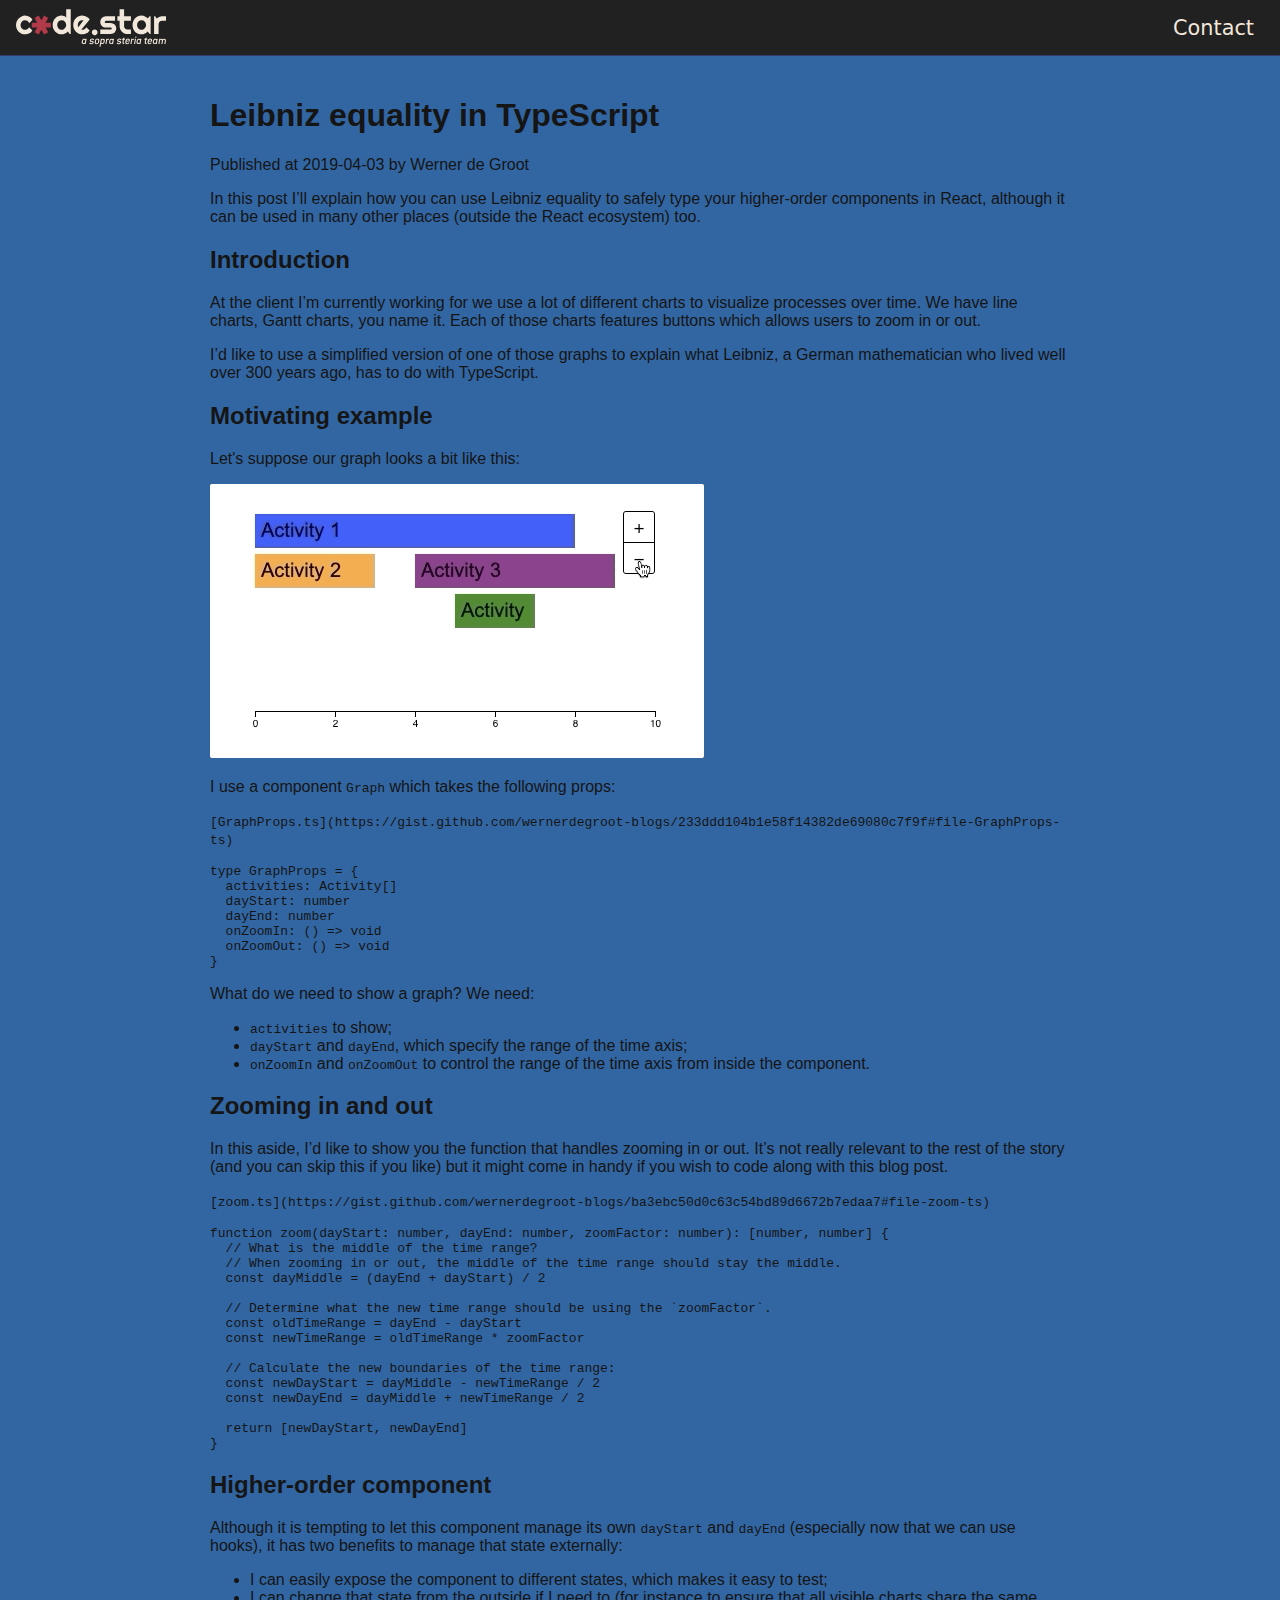
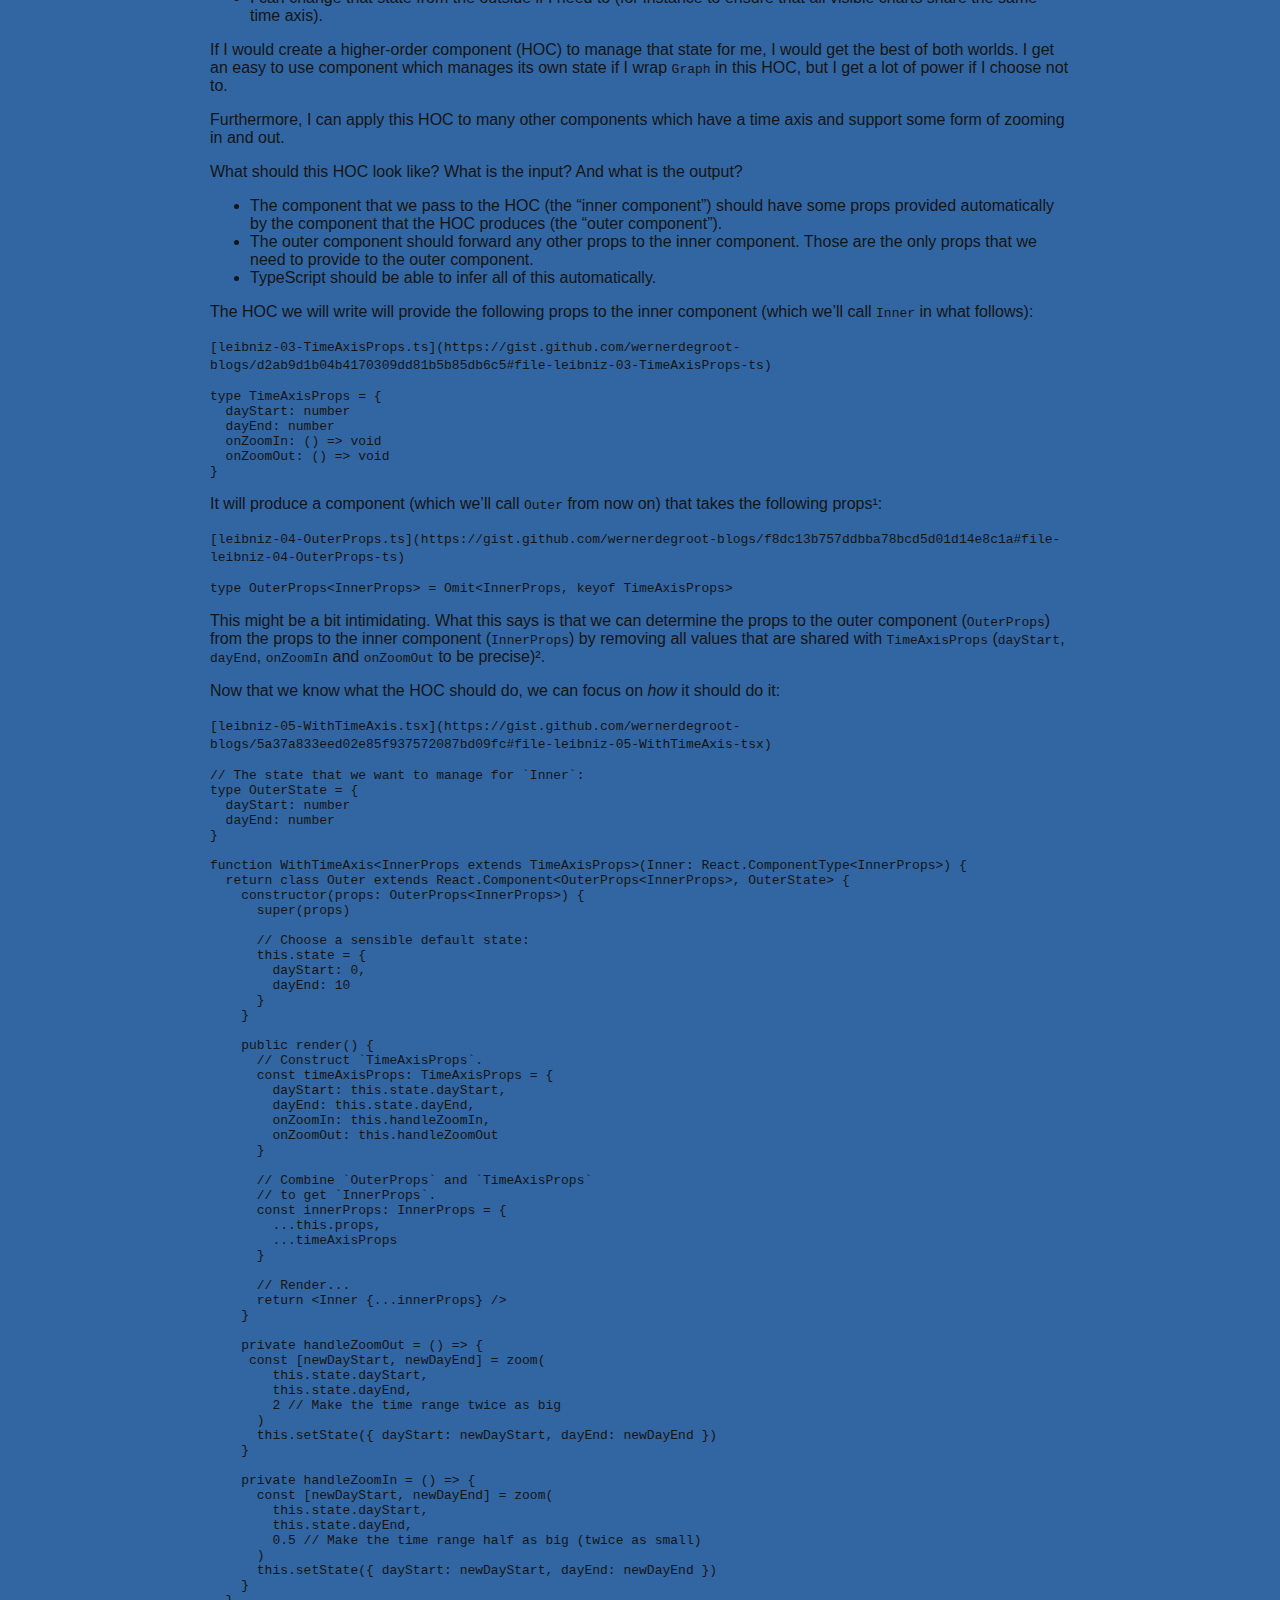
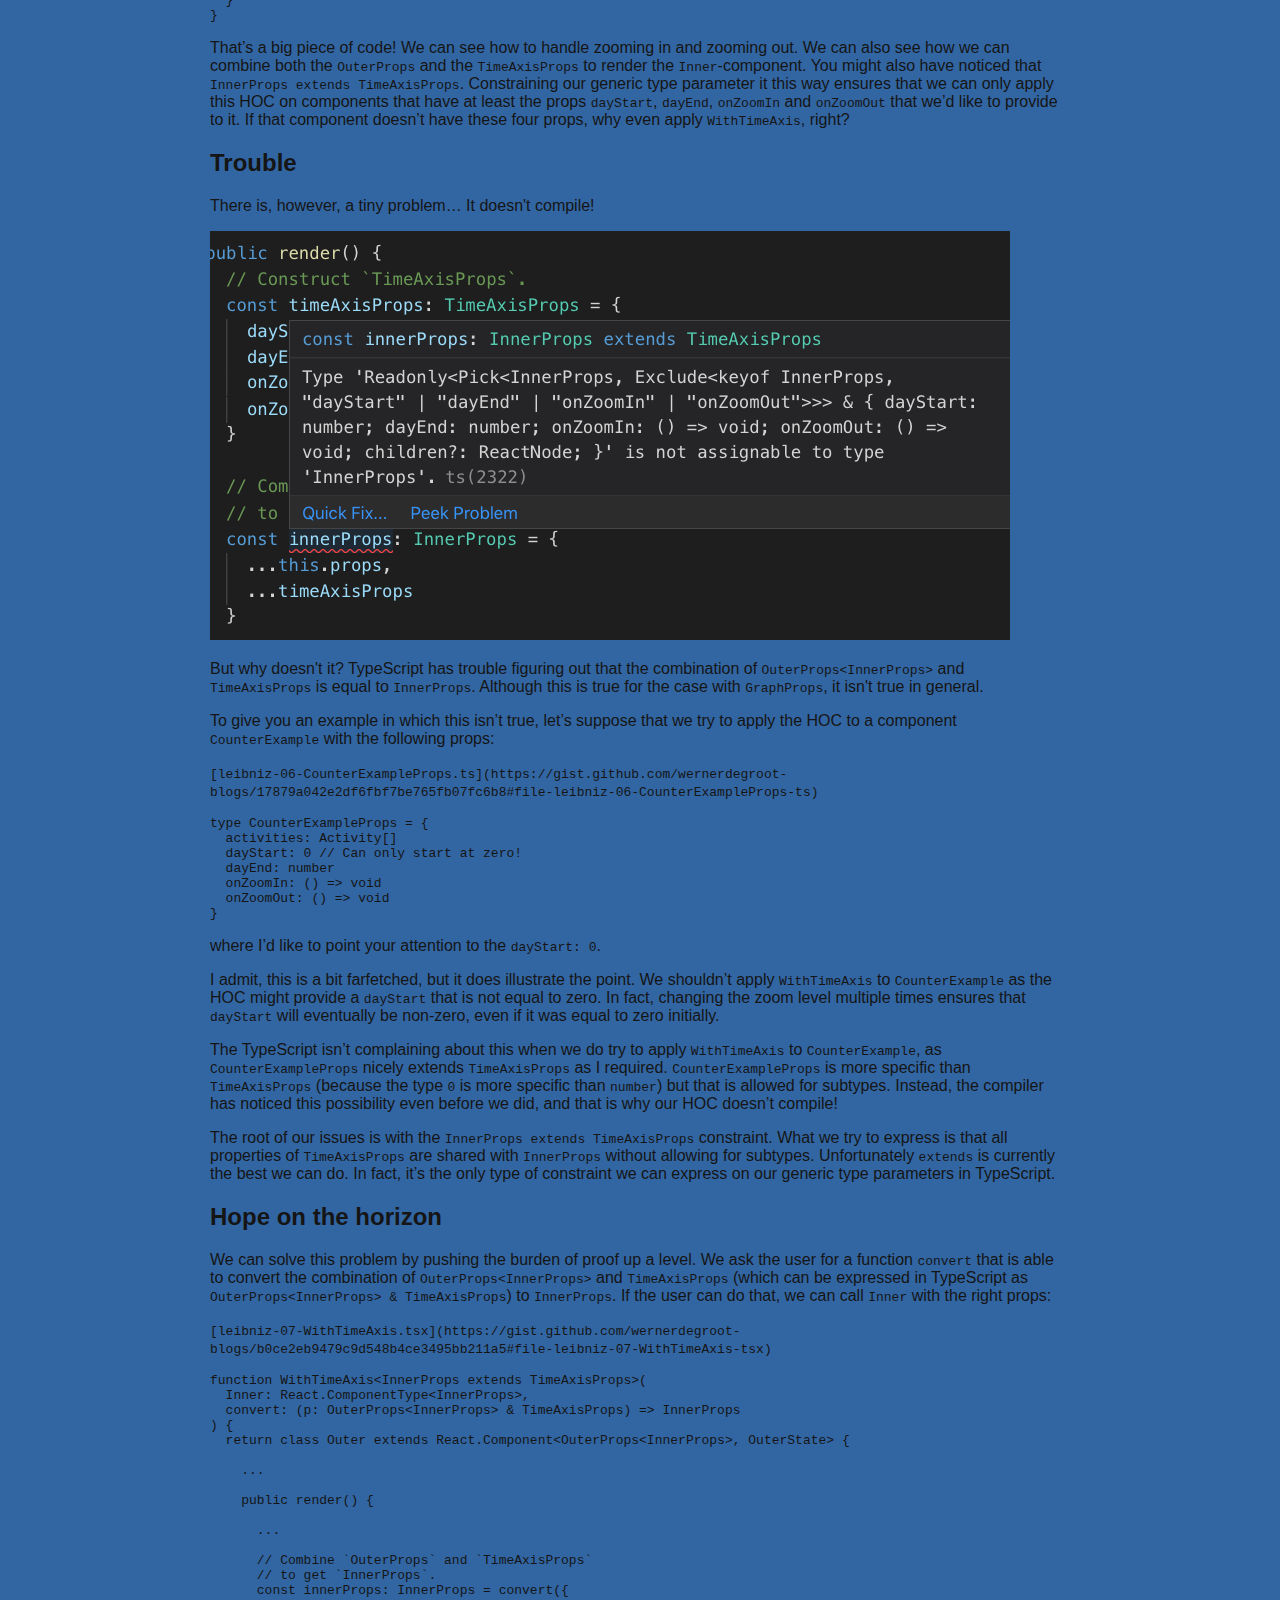
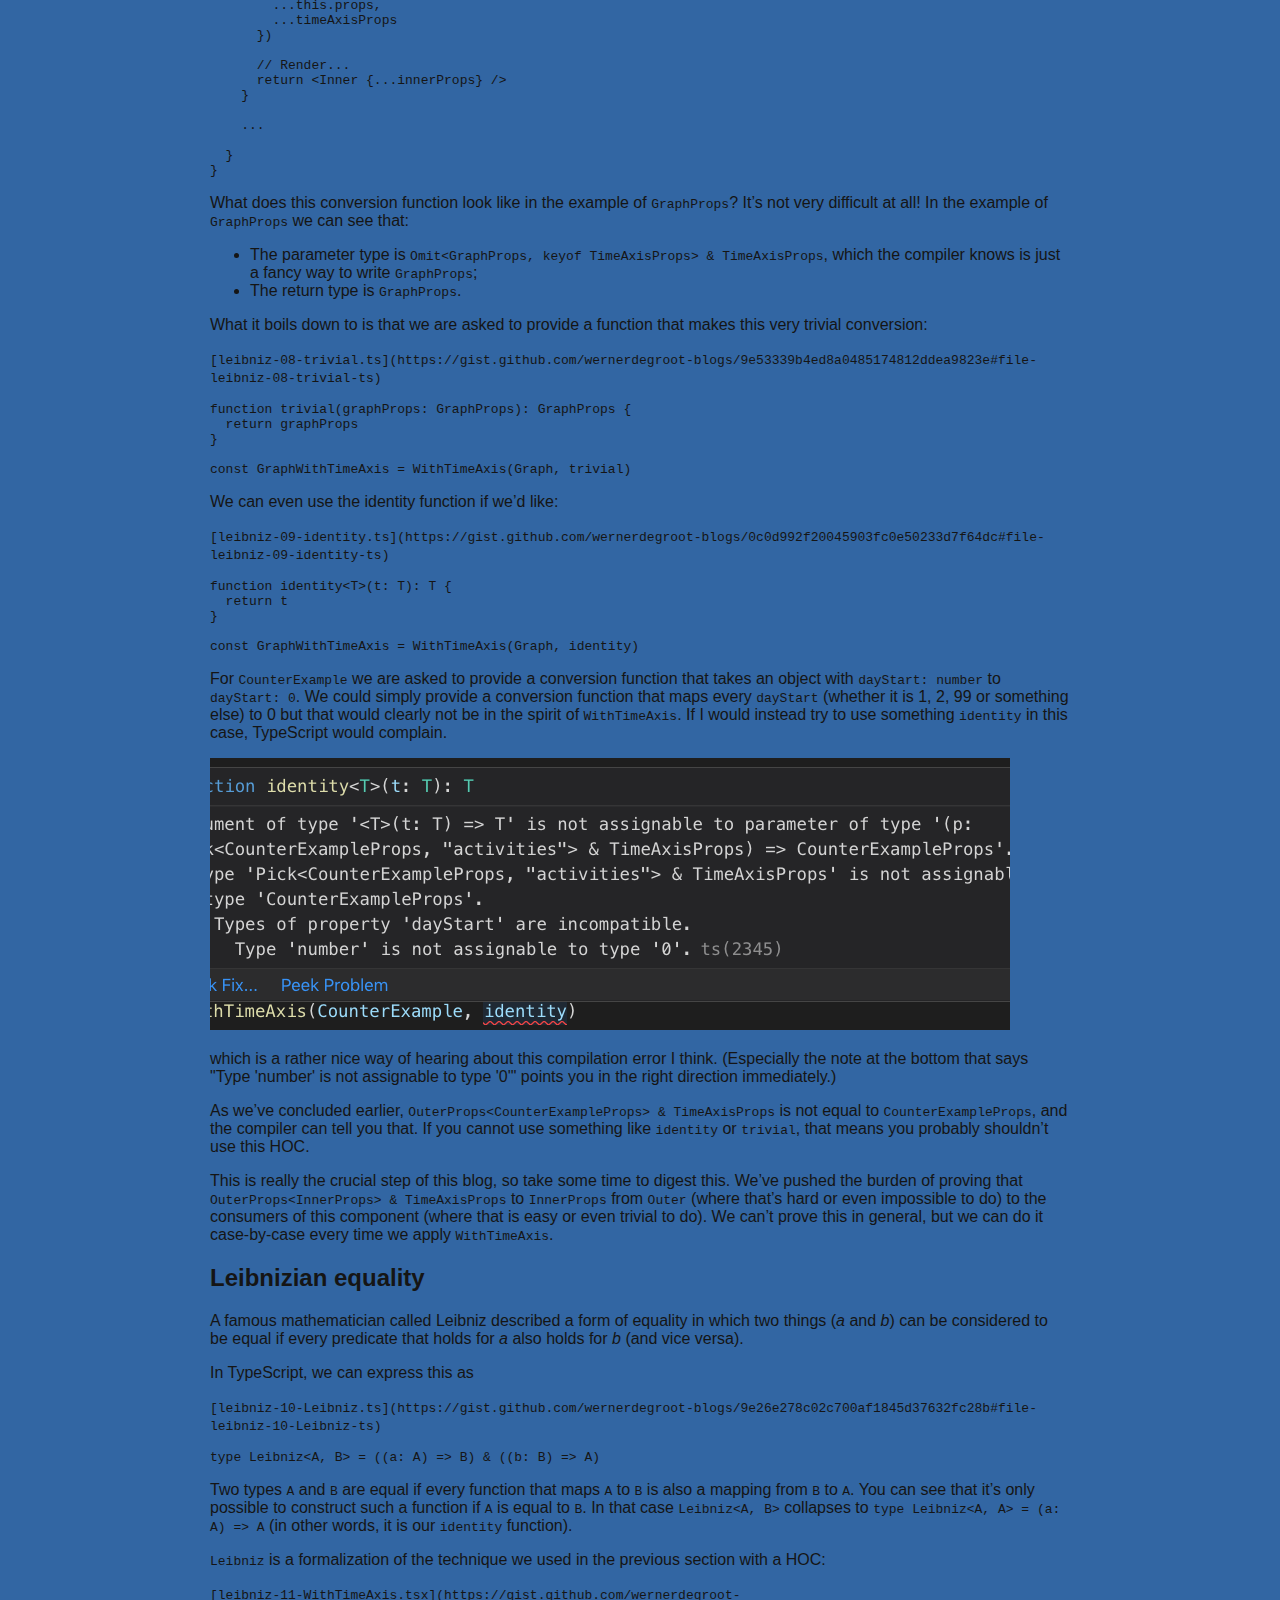
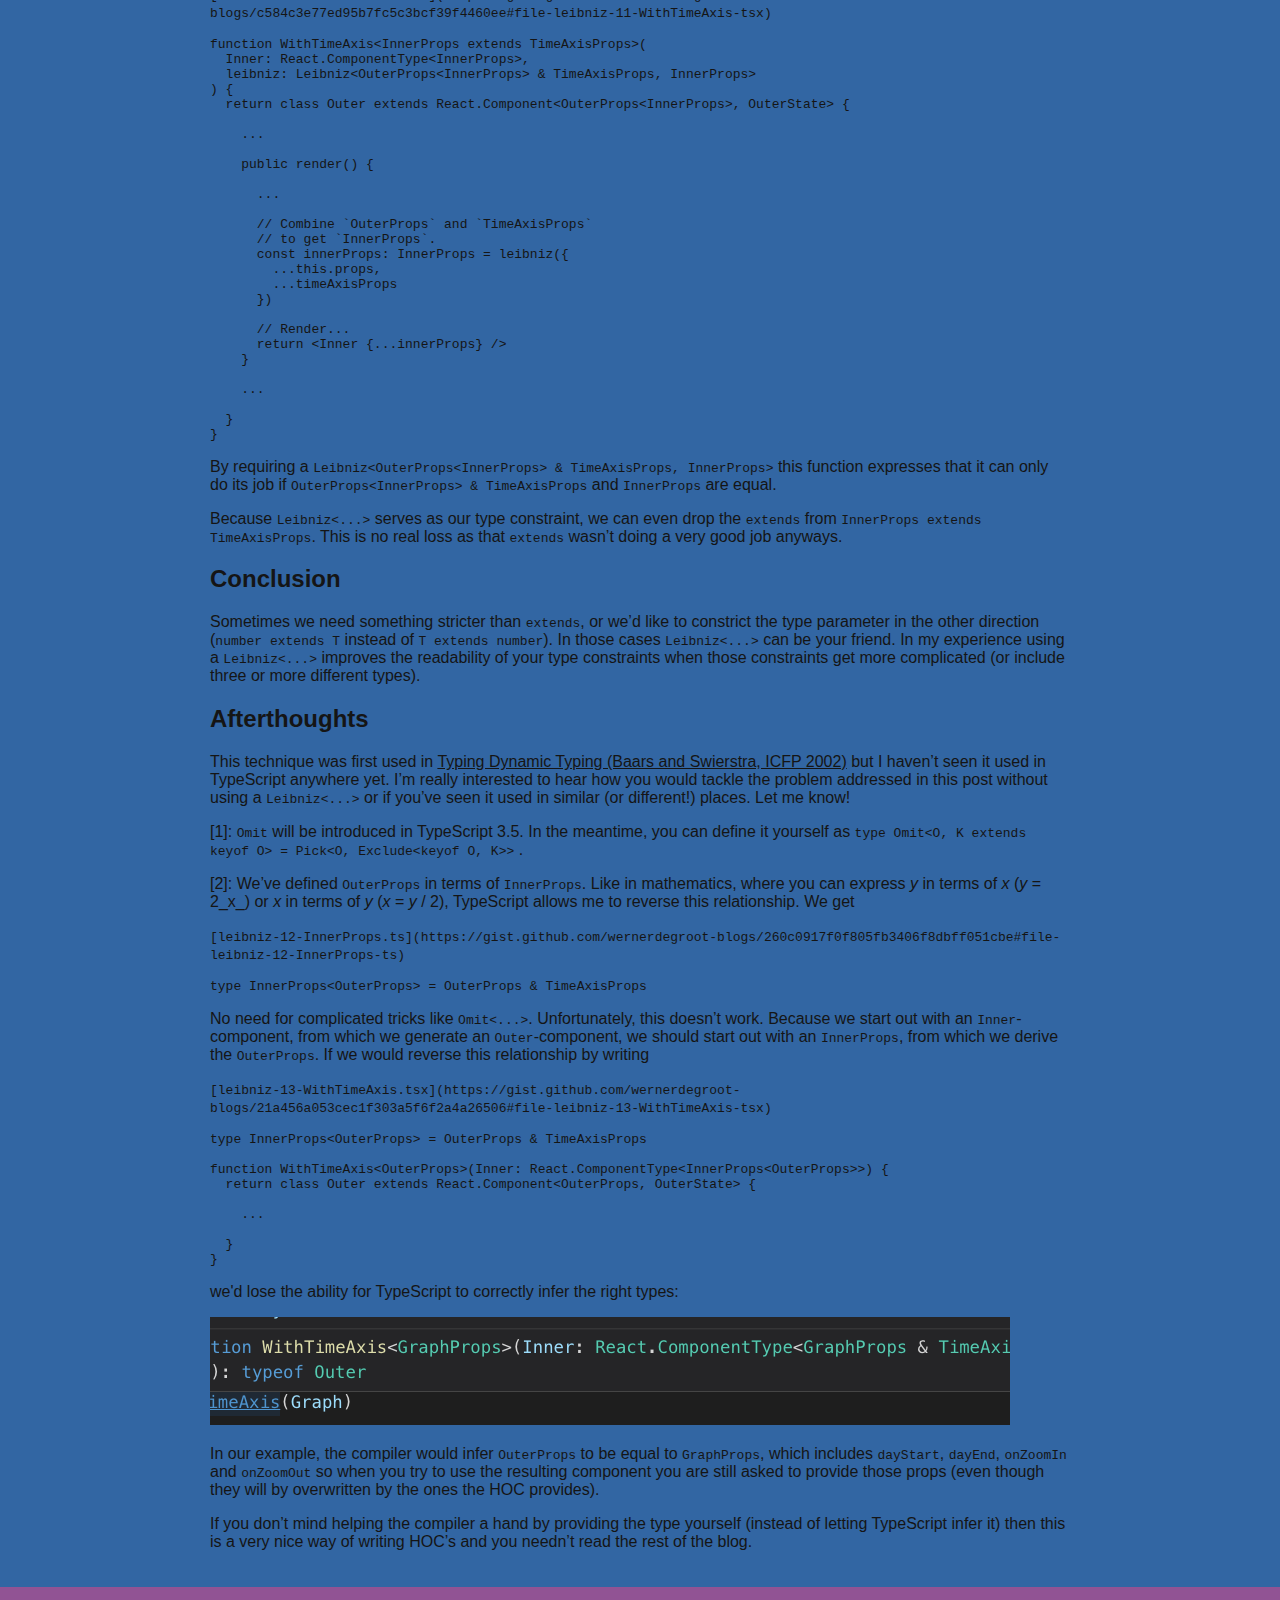
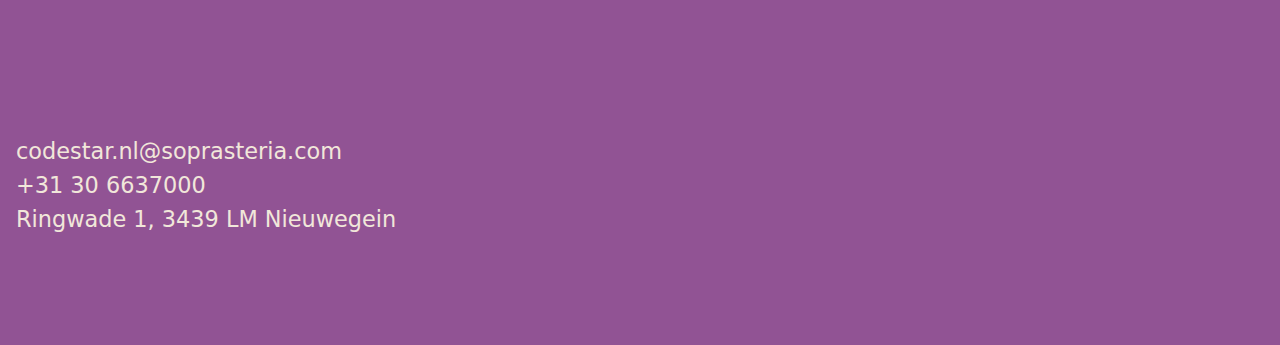
<file: articles/20190403-leibniz-equality-in-typescript-2aeff1303749.html>
<!DOCTYPE html><html lang="en"><head><meta charSet="utf-8"/><meta name="viewport" content="width=device-width, initial-scale=1"/><link rel="preload" href="/_next/static/media/4cf2300e9c8272f7-s.p.woff2" as="font" crossorigin="" type="font/woff2"/><link rel="preload" href="/_next/static/media/93f479601ee12b01-s.p.woff2" as="font" crossorigin="" type="font/woff2"/><link rel="preload" as="image" href="/articles/images/1iBVlr8lOKvIzbqA8-qvHoQ.gif"/><link rel="preload" as="image" href="/articles/images/16mEccGy9WNOJ5zU_8a35DA.png"/><link rel="preload" as="image" href="/articles/images/1g_5XkBVLaWIkvs7W_XHv8g.png"/><link rel="preload" as="image" href="/articles/images/1JmOikDAspLJuHPY07W1-Lw.png"/><link rel="stylesheet" href="/_next/static/css/deecf931bfbdc38e.css" data-precedence="next"/><link rel="stylesheet" href="/_next/static/css/13422ae1d848e043.css" data-precedence="next"/><link rel="preload" as="script" fetchPriority="low" href="/_next/static/chunks/webpack-bafee5ae243c8c89.js"/><script src="/_next/static/chunks/4bd1b696-20882bf820444624.js" async=""></script><script src="/_next/static/chunks/517-0d7e8c6ba2452810.js" async=""></script><script src="/_next/static/chunks/main-app-b25855ec5ccc6eda.js" async=""></script><script src="/_next/static/chunks/970-4a0f7daee52c7cff.js" async=""></script><script src="/_next/static/chunks/173-77a4cc13cb7e18d3.js" async=""></script><script src="/_next/static/chunks/app/articles/%5Bslug%5D/layout-0f8ac0524a72511b.js" async=""></script><script src="/_next/static/chunks/app/articles/%5Bslug%5D/page-c42cdda36797932a.js" async=""></script><meta name="next-size-adjust" content=""/><title>Codestar</title><meta name="description" content="Codestar - a Sopra Steria team"/><link rel="icon" href="/favicon.ico" type="image/x-icon" sizes="16x16"/><script src="/_next/static/chunks/polyfills-42372ed130431b0a.js" noModule=""></script></head><body class="__variable_188709 __variable_9a8899"><nav class="TopBar_top-bar__RDkoF"><div><a href="/"><img alt="Codestar Logo" loading="lazy" width="150" height="40" decoding="async" data-nimg="1" style="color:transparent" src="/codestar_logo_cream-red.svg"/></a><ul><li><a href="https://www.linkedin.com/company/codestar-powered-by-sopra-steria/">Contact</a></li></ul></div></nav><div class="layout_content__K15KO"><main class="layout_main__Afkre"><h1>Leibniz equality in TypeScript</h1><p>Published at <!-- -->2019-04-03<!-- --> by <!-- -->Werner de Groot</p><p>In this post I’ll explain how you can use Leibniz equality to safely type your higher-order components in React, although it can be used in many other places (outside the React ecosystem) too.</p>
<h2>Introduction</h2>
<p>At the client I’m currently working for we use a lot of different charts to visualize processes over time. We have line charts, Gantt charts, you name it. Each of those charts features buttons which allows users to zoom in or out.</p>
<p>I’d like to use a simplified version of one of those graphs to explain what Leibniz, a German mathematician who lived well over 300 years ago, has to do with TypeScript.</p>
<h2>Motivating example</h2>
<p>Let&#x27;s suppose our graph looks a bit like this:</p>
<img src="/articles/images/1iBVlr8lOKvIzbqA8-qvHoQ.gif" alt="" width="494"/>
<p>I use a component <code>Graph</code> which takes the following props:</p>
<p><code>[GraphProps.ts](https://gist.github.com/wernerdegroot-blogs/233ddd104b1e58f14382de69080c7f9f#file-GraphProps-ts)</code></p>
<pre><code>type GraphProps = {
  activities: Activity[]
  dayStart: number
  dayEnd: number
  onZoomIn: () =&gt; void
  onZoomOut: () =&gt; void
}
</code></pre>
<p>What do we need to show a graph? We need:</p>
<ul>
<li><code>activities</code> to show;</li>
<li><code>dayStart</code> and <code>dayEnd</code>, which specify the range of the time axis;</li>
<li><code>onZoomIn</code> and <code>onZoomOut</code> to control the range of the time axis from inside the component.</li>
</ul>
<h2>Zooming in and out</h2>
<p>In this aside, I’d like to show you the function that handles zooming in or out. It’s not really relevant to the rest of the story (and you can skip this if you like) but it might come in handy if you wish to code along with this blog post.</p>
<p><code>[zoom.ts](https://gist.github.com/wernerdegroot-blogs/ba3ebc50d0c63c54bd89d6672b7edaa7#file-zoom-ts)</code></p>
<pre><code>function zoom(dayStart: number, dayEnd: number, zoomFactor: number): [number, number] {
  // What is the middle of the time range?
  // When zooming in or out, the middle of the time range should stay the middle.
  const dayMiddle = (dayEnd + dayStart) / 2
 
  // Determine what the new time range should be using the `zoomFactor`.
  const oldTimeRange = dayEnd - dayStart
  const newTimeRange = oldTimeRange * zoomFactor
 
  // Calculate the new boundaries of the time range:
  const newDayStart = dayMiddle - newTimeRange / 2
  const newDayEnd = dayMiddle + newTimeRange / 2
  
  return [newDayStart, newDayEnd]
}
</code></pre>
<h2>Higher-order component</h2>
<p>Although it is tempting to let this component manage its own <code>dayStart</code> and <code>dayEnd</code> (especially now that we can use hooks), it has two benefits to manage that state externally:</p>
<ul>
<li>I can easily expose the component to different states, which makes it easy to test;</li>
<li>I can change that state from the outside if I need to (for instance to ensure that all visible charts share the same time axis).</li>
</ul>
<p>If I would create a higher-order component (HOC) to manage that state for me, I would get the best of both worlds. I get an easy to use component which manages its own state if I wrap <code>Graph</code> in this HOC, but I get a lot of power if I choose not to.</p>
<p>Furthermore, I can apply this HOC to many other components which have a time axis and support some form of zooming in and out.</p>
<p>What should this HOC look like? What is the input? And what is the output?</p>
<ul>
<li>The component that we pass to the HOC (the “inner component”) should have some props provided automatically by the component that the HOC produces (the “outer component”).</li>
<li>The outer component should forward any other props to the inner component. Those are the only props that we need to provide to the outer component.</li>
<li>TypeScript should be able to infer all of this automatically.</li>
</ul>
<p>The HOC we will write will provide the following props to the inner component (which we’ll call <code>Inner</code> in what follows):</p>
<p><code>[leibniz-03-TimeAxisProps.ts](https://gist.github.com/wernerdegroot-blogs/d2ab9d1b04b4170309dd81b5b85db6c5#file-leibniz-03-TimeAxisProps-ts)</code></p>
<pre><code>type TimeAxisProps = {
  dayStart: number
  dayEnd: number
  onZoomIn: () =&gt; void
  onZoomOut: () =&gt; void
}
</code></pre>
<p>It will produce a component (which we’ll call <code>Outer</code> from now on) that takes the following props¹:</p>
<p><code>[leibniz-04-OuterProps.ts](https://gist.github.com/wernerdegroot-blogs/f8dc13b757ddbba78bcd5d01d14e8c1a#file-leibniz-04-OuterProps-ts)</code></p>
<pre><code>type OuterProps&lt;InnerProps&gt; = Omit&lt;InnerProps, keyof TimeAxisProps&gt;
</code></pre>
<p>This might be a bit intimidating. What this says is that we can determine the props to the outer component (<code>OuterProps</code>) from the props to the inner component (<code>InnerProps</code>) by removing all values that are shared with <code>TimeAxisProps</code> (<code>dayStart</code>, <code>dayEnd</code>, <code>onZoomIn</code> and <code>onZoomOut</code> to be precise)².</p>
<p>Now that we know what the HOC should do, we can focus on <em>how</em> it should do it:</p>
<p><code>[leibniz-05-WithTimeAxis.tsx](https://gist.github.com/wernerdegroot-blogs/5a37a833eed02e85f937572087bd09fc#file-leibniz-05-WithTimeAxis-tsx)</code></p>
<pre><code>// The state that we want to manage for `Inner`:
type OuterState = {
  dayStart: number
  dayEnd: number
}

function WithTimeAxis&lt;InnerProps extends TimeAxisProps&gt;(Inner: React.ComponentType&lt;InnerProps&gt;) {
  return class Outer extends React.Component&lt;OuterProps&lt;InnerProps&gt;, OuterState&gt; {
    constructor(props: OuterProps&lt;InnerProps&gt;) {
      super(props)
      
      // Choose a sensible default state:
      this.state = {
        dayStart: 0,
        dayEnd: 10
      }
    }
    
    public render() {
      // Construct `TimeAxisProps`.
      const timeAxisProps: TimeAxisProps = {
        dayStart: this.state.dayStart,
        dayEnd: this.state.dayEnd,
        onZoomIn: this.handleZoomIn,
        onZoomOut: this.handleZoomOut
      }
      
      // Combine `OuterProps` and `TimeAxisProps` 
      // to get `InnerProps`.
      const innerProps: InnerProps = {
        ...this.props,
        ...timeAxisProps
      }
     
      // Render...
      return &lt;Inner {...innerProps} /&gt;
    }
    
    private handleZoomOut = () =&gt; {
     const [newDayStart, newDayEnd] = zoom(
        this.state.dayStart,
        this.state.dayEnd,
        2 // Make the time range twice as big
      )
      this.setState({ dayStart: newDayStart, dayEnd: newDayEnd })
    }
    
    private handleZoomIn = () =&gt; {
      const [newDayStart, newDayEnd] = zoom(
        this.state.dayStart,
        this.state.dayEnd,
        0.5 // Make the time range half as big (twice as small)
      )
      this.setState({ dayStart: newDayStart, dayEnd: newDayEnd })
    }
  }
}
</code></pre>
<p>That’s a big piece of code! We can see how to handle zooming in and zooming out. We can also see how we can combine both the <code>OuterProps</code> and the <code>TimeAxisProps</code> to render the <code>Inner</code>-component. You might also have noticed that <code>InnerProps extends TimeAxisProps</code>. Constraining our generic type parameter it this way ensures that we can only apply this HOC on components that have at least the props <code>dayStart</code>, <code>dayEnd</code>, <code>onZoomIn</code> and <code>onZoomOut</code> that we’d like to provide to it. If that component doesn’t have these four props, why even apply <code>WithTimeAxis</code>, right?</p>
<h2>Trouble</h2>
<p>There is, however, a tiny problem… It doesn&#x27;t compile!</p>
<img src="/articles/images/16mEccGy9WNOJ5zU_8a35DA.png" alt="" width="800"/>
<p>But why doesn&#x27;t it? TypeScript has trouble figuring out that the combination of <code>OuterProps&lt;InnerProps&gt;</code> and <code>TimeAxisProps</code> is equal to <code>InnerProps</code>. Although this is true for the case with <code>GraphProps</code>, it isn&#x27;t true in general.</p>
<p>To give you an example in which this isn’t true, let’s suppose that we try to apply the HOC to a component <code>CounterExample</code> with the following props:</p>
<p><code>[leibniz-06-CounterExampleProps.ts](https://gist.github.com/wernerdegroot-blogs/17879a042e2df6fbf7be765fb07fc6b8#file-leibniz-06-CounterExampleProps-ts)</code></p>
<pre><code>type CounterExampleProps = {
  activities: Activity[]
  dayStart: 0 // Can only start at zero!
  dayEnd: number
  onZoomIn: () =&gt; void
  onZoomOut: () =&gt; void
}
</code></pre>
<p>where I’d like to point your attention to the <code>dayStart: 0</code>.</p>
<p>I admit, this is a bit farfetched, but it does illustrate the point. We shouldn’t apply <code>WithTimeAxis</code> to <code>CounterExample</code> as the HOC might provide a <code>dayStart</code> that is not equal to zero. In fact, changing the zoom level multiple times ensures that <code>dayStart</code> will eventually be non-zero, even if it was equal to zero initially.</p>
<p>The TypeScript isn’t complaining about this when we do try to apply <code>WithTimeAxis</code> to <code>CounterExample</code>, as <code>CounterExampleProps</code> nicely extends <code>TimeAxisProps</code> as I required. <code>CounterExampleProps</code> is more specific than <code>TimeAxisProps</code> (because the type <code>0</code> is more specific than <code>number</code>) but that is allowed for subtypes. Instead, the compiler has noticed this possibility even before we did, and that is why our HOC doesn’t compile!</p>
<p>The root of our issues is with the <code>InnerProps extends TimeAxisProps</code> constraint. What we try to express is that all properties of <code>TimeAxisProps</code> are shared with <code>InnerProps</code> without allowing for subtypes. Unfortunately <code>extends</code> is currently the best we can do. In fact, it’s the only type of constraint we can express on our generic type parameters in TypeScript.</p>
<h2>Hope on the horizon</h2>
<p>We can solve this problem by pushing the burden of proof up a level. We ask the user for a function <code>convert</code> that is able to convert the combination of <code>OuterProps&lt;InnerProps&gt;</code> and <code>TimeAxisProps</code> (which can be expressed in TypeScript as <code>OuterProps&lt;InnerProps&gt; &amp; TimeAxisProps</code>) to <code>InnerProps</code>. If the user can do that, we can call <code>Inner</code> with the right props:</p>
<p><code>[leibniz-07-WithTimeAxis.tsx](https://gist.github.com/wernerdegroot-blogs/b0ce2eb9479c9d548b4ce3495bb211a5#file-leibniz-07-WithTimeAxis-tsx)</code></p>
<pre><code>function WithTimeAxis&lt;InnerProps extends TimeAxisProps&gt;(
  Inner: React.ComponentType&lt;InnerProps&gt;,
  convert: (p: OuterProps&lt;InnerProps&gt; &amp; TimeAxisProps) =&gt; InnerProps
) {
  return class Outer extends React.Component&lt;OuterProps&lt;InnerProps&gt;, OuterState&gt; {
    
    ...
    
    public render() {
     
      ...
      
      // Combine `OuterProps` and `TimeAxisProps` 
      // to get `InnerProps`.
      const innerProps: InnerProps = convert({
        ...this.props,
        ...timeAxisProps
      })
     
      // Render...
      return &lt;Inner {...innerProps} /&gt;
    }
    
    ...
    
  }
}
</code></pre>
<p>What does this conversion function look like in the example of <code>GraphProps</code>? It’s not very difficult at all! In the example of <code>GraphProps</code> we can see that:</p>
<ul>
<li>The parameter type is <code>Omit&lt;GraphProps, keyof TimeAxisProps&gt; &amp; TimeAxisProps</code>, which the compiler knows is just a fancy way to write <code>GraphProps</code>;</li>
<li>The return type is <code>GraphProps</code>.</li>
</ul>
<p>What it boils down to is that we are asked to provide a function that makes this very trivial conversion:</p>
<p><code>[leibniz-08-trivial.ts](https://gist.github.com/wernerdegroot-blogs/9e53339b4ed8a0485174812ddea9823e#file-leibniz-08-trivial-ts)</code></p>
<pre><code>function trivial(graphProps: GraphProps): GraphProps {
  return graphProps
}

const GraphWithTimeAxis = WithTimeAxis(Graph, trivial)
</code></pre>
<p>We can even use the identity function if we’d like:</p>
<p><code>[leibniz-09-identity.ts](https://gist.github.com/wernerdegroot-blogs/0c0d992f20045903fc0e50233d7f64dc#file-leibniz-09-identity-ts)</code></p>
<pre><code>function identity&lt;T&gt;(t: T): T {
  return t
}

const GraphWithTimeAxis = WithTimeAxis(Graph, identity)
</code></pre>
<p>For <code>CounterExample</code> we are asked to provide a conversion function that takes an object with <code>dayStart: number</code> to <code>dayStart: 0</code>. We could simply provide a conversion function that maps every <code>dayStart</code> (whether it is 1, 2, 99 or something else) to 0 but that would clearly not be in the spirit of <code>WithTimeAxis</code>. If I would instead try to use something <code>identity</code> in this case, TypeScript would complain.</p>
<img src="/articles/images/1g_5XkBVLaWIkvs7W_XHv8g.png" alt="" width="800"/>
<p>which is a rather nice way of hearing about this compilation error I think. (Especially the note at the bottom that says &quot;Type &#x27;number&#x27; is not assignable to type &#x27;0&#x27;&quot; points you in the right direction immediately.)</p>
<p>As we’ve concluded earlier, <code>OuterProps&lt;CounterExampleProps&gt; &amp; TimeAxisProps</code> is not equal to <code>CounterExampleProps</code>, and the compiler can tell you that. If you cannot use something like <code>identity</code> or <code>trivial</code>, that means you probably shouldn’t use this HOC.</p>
<p>This is really the crucial step of this blog, so take some time to digest this. We’ve pushed the burden of proving that <code>OuterProps&lt;InnerProps&gt; &amp; TimeAxisProps</code> to <code>InnerProps</code> from <code>Outer</code> (where that’s hard or even impossible to do) to the consumers of this component (where that is easy or even trivial to do). We can’t prove this in general, but we can do it case-by-case every time we apply <code>WithTimeAxis</code>.</p>
<h2>Leibnizian equality</h2>
<p>A famous mathematician called Leibniz described a form of equality in which two things (<em>a</em> and <em>b</em>) can be considered to be equal if every predicate that holds for <em>a</em> also holds for <em>b</em> (and vice versa).</p>
<p>In TypeScript, we can express this as</p>
<p><code>[leibniz-10-Leibniz.ts](https://gist.github.com/wernerdegroot-blogs/9e26e278c02c700af1845d37632fc28b#file-leibniz-10-Leibniz-ts)</code></p>
<pre><code>type Leibniz&lt;A, B&gt; = ((a: A) =&gt; B) &amp; ((b: B) =&gt; A)
</code></pre>
<p>Two types <code>A</code> and <code>B</code> are equal if every function that maps <code>A</code> to <code>B</code> is also a mapping from <code>B</code> to <code>A</code>. You can see that it’s only possible to construct such a function if <code>A</code> is equal to <code>B</code>. In that case <code>Leibniz&lt;A, B&gt;</code> collapses to <code>type Leibniz&lt;A, A&gt; = (a: A) =&gt; A</code> (in other words, it is our <code>identity</code> function).</p>
<p><code>Leibniz</code> is a formalization of the technique we used in the previous section with a HOC:</p>
<p><code>[leibniz-11-WithTimeAxis.tsx](https://gist.github.com/wernerdegroot-blogs/c584c3e77ed95b7fc5c3bcf39f4460ee#file-leibniz-11-WithTimeAxis-tsx)</code></p>
<pre><code>function WithTimeAxis&lt;InnerProps extends TimeAxisProps&gt;(
  Inner: React.ComponentType&lt;InnerProps&gt;,
  leibniz: Leibniz&lt;OuterProps&lt;InnerProps&gt; &amp; TimeAxisProps, InnerProps&gt;
) {
  return class Outer extends React.Component&lt;OuterProps&lt;InnerProps&gt;, OuterState&gt; {
    
    ...
    
    public render() {
     
      ...
      
      // Combine `OuterProps` and `TimeAxisProps` 
      // to get `InnerProps`.
      const innerProps: InnerProps = leibniz({
        ...this.props,
        ...timeAxisProps
      })
     
      // Render...
      return &lt;Inner {...innerProps} /&gt;
    }
    
    ...
    
  }
}
</code></pre>
<p>By requiring a <code>Leibniz&lt;OuterProps&lt;InnerProps&gt; &amp; TimeAxisProps, InnerProps&gt;</code> this function expresses that it can only do its job if <code>OuterProps&lt;InnerProps&gt; &amp; TimeAxisProps</code> and <code>InnerProps</code> are equal.</p>
<p>Because <code>Leibniz&lt;...&gt;</code> serves as our type constraint, we can even drop the <code>extends</code> from <code>InnerProps extends TimeAxisProps</code>. This is no real loss as that <code>extends</code> wasn’t doing a very good job anyways.</p>
<h2>Conclusion</h2>
<p>Sometimes we need something stricter than <code>extends</code>, or we’d like to constrict the type parameter in the other direction (<code>number extends T</code> instead of <code>T extends number</code>). In those cases <code>Leibniz&lt;...&gt;</code> can be your friend. In my experience using a <code>Leibniz&lt;...&gt;</code> improves the readability of your type constraints when those constraints get more complicated (or include three or more different types).</p>
<h2>Afterthoughts</h2>
<p>This technique was first used in <a href="http://portal.acm.org/citation.cfm?id=583852.581494">Typing Dynamic Typing (Baars and Swierstra, ICFP 2002)</a> but I haven’t seen it used in TypeScript anywhere yet. I’m really interested to hear how you would tackle the problem addressed in this post without using a <code>Leibniz&lt;...&gt;</code> or if you’ve seen it used in similar (or different!) places. Let me know!</p>
<p>[1]: <code>Omit</code> will be introduced in TypeScript 3.5. In the meantime, you can define it yourself as <code>type Omit&lt;O, K extends keyof O&gt; = Pick&lt;O, Exclude&lt;keyof O, K&gt;&gt;</code> .</p>
<p>[2]: We’ve defined <code>OuterProps</code> in terms of <code>InnerProps</code>. Like in mathematics, where you can express <em>y</em> in terms of <em>x</em> (<em>y</em> = 2_x_) or <em>x</em> in terms of <em>y</em> (<em>x</em> = <em>y</em> / 2), TypeScript allows me to reverse this relationship. We get</p>
<p><code>[leibniz-12-InnerProps.ts](https://gist.github.com/wernerdegroot-blogs/260c0917f0f805fb3406f8dbff051cbe#file-leibniz-12-InnerProps-ts)</code></p>
<pre><code>type InnerProps&lt;OuterProps&gt; = OuterProps &amp; TimeAxisProps
</code></pre>
<p>No need for complicated tricks like <code>Omit&lt;...&gt;</code>. Unfortunately, this doesn’t work. Because we start out with an <code>Inner</code>-component, from which we generate an <code>Outer</code>-component, we should start out with an <code>InnerProps</code>, from which we derive the <code>OuterProps</code>. If we would reverse this relationship by writing</p>
<p><code>[leibniz-13-WithTimeAxis.tsx](https://gist.github.com/wernerdegroot-blogs/21a456a053cec1f303a5f6f2a4a26506#file-leibniz-13-WithTimeAxis-tsx)</code></p>
<pre><code>type InnerProps&lt;OuterProps&gt; = OuterProps &amp; TimeAxisProps

function WithTimeAxis&lt;OuterProps&gt;(Inner: React.ComponentType&lt;InnerProps&lt;OuterProps&gt;&gt;) {
  return class Outer extends React.Component&lt;OuterProps, OuterState&gt; {

    ...

  }
}
</code></pre>
<p>we&#x27;d lose the ability for TypeScript to correctly infer the right types:</p>
<img src="/articles/images/1JmOikDAspLJuHPY07W1-Lw.png" alt="" width="800"/>
<p>In our example, the compiler would infer <code>OuterProps</code> to be equal to <code>GraphProps</code>, which includes <code>dayStart</code>, <code>dayEnd</code>, <code>onZoomIn</code> and <code>onZoomOut</code> so when you try to use the resulting component you are still asked to provide those props (even though they will by overwritten by the ones the HOC provides).</p>
<p>If you don’t mind helping the compiler a hand by providing the type yourself (instead of letting TypeScript infer it) then this is a very nice way of writing HOC’s and you needn’t read the rest of the blog.</p></main></div><footer class="Footer_footer__OYoYH"><div><ul class="contact-info"><li><a href="mailto:codestar@ordina.nl">codestar.nl@soprasteria.com</a></li><li><a href="tel:+31306637000">+31 30 6637000</a></li><li><a href="https://maps.google.com/maps?ll=52.057652,5.111462&amp;z=16&amp;t=m&amp;hl=en-GB&amp;gl=NL&amp;mapclient=embed&amp;cid=15918536717636328792" target="_blank" rel="noopener noreferrer">Ringwade 1, 3439 LM Nieuwegein</a></li></ul><p class="social-links"><a href="https://mastodon.social/@codestar" aria-label="Mastodon" rel="me"><img alt="Codestar Mastodon" loading="lazy" width="32" height="32" decoding="async" data-nimg="1" style="color:transparent" src="/mastodon_logo.svg"/></a><a href="https://github.com/code-star" aria-label="Github"><img alt="Codestar Github" loading="lazy" width="32" height="32" decoding="async" data-nimg="1" style="color:transparent" src="/github_logo.svg"/></a><a href="https://medium.com/codestar-blog" aria-label="Medium"><img alt="Codestar Medium" loading="lazy" width="32" height="32" decoding="async" data-nimg="1" style="color:transparent" src="/medium_logo.svg"/></a><a href="https://www.linkedin.com/company/codestar-powered-by-sopra-steria/" aria-label="Linkedin"><img alt="Codestar LinkedIn" loading="lazy" width="32" height="32" decoding="async" data-nimg="1" style="color:transparent" src="/linkedin_logo.svg"/></a><a href="https://www.youtube.com/channel/UCqwHhJNEUe7D-HGsX4zvKzQ" aria-label="Youtube"><img alt="Codestar Youtube" loading="lazy" width="36" height="32" decoding="async" data-nimg="1" style="color:transparent" src="/youtube_logo.svg"/></a><a href="https://www.meetup.com/Code-Star-Night" aria-label="Meetup.com"><img alt="Codestar Meetup" loading="lazy" width="32" height="32" decoding="async" data-nimg="1" style="color:transparent" src="/meetup_logo.svg"/></a></p></div></footer><script src="/_next/static/chunks/webpack-bafee5ae243c8c89.js" async=""></script><script>(self.__next_f=self.__next_f||[]).push([0])</script><script>self.__next_f.push([1,"1:\"$Sreact.fragment\"\n2:I[5244,[],\"\"]\n3:I[3866,[],\"\"]\n4:I[8173,[\"970\",\"static/chunks/970-4a0f7daee52c7cff.js\",\"173\",\"static/chunks/173-77a4cc13cb7e18d3.js\",\"571\",\"static/chunks/app/articles/%5Bslug%5D/layout-0f8ac0524a72511b.js\"],\"\"]\n5:I[7970,[\"970\",\"static/chunks/970-4a0f7daee52c7cff.js\",\"904\",\"static/chunks/app/articles/%5Bslug%5D/page-c42cdda36797932a.js\"],\"Image\"]\n7:I[6213,[],\"OutletBoundary\"]\n9:I[6213,[],\"MetadataBoundary\"]\nb:I[6213,[],\"ViewportBoundary\"]\nd:I[4835,[],\"\"]\n:HL[\"/_next/static/media/4cf2300e9c8272f7-s.p.woff2\",\"font\",{\"crossOrigin\":\"\",\"type\":\"font/woff2\"}]\n:HL[\"/_next/static/media/93f479601ee12b01-s.p.woff2\",\"font\",{\"crossOrigin\":\"\",\"type\":\"font/woff2\"}]\n:HL[\"/_next/static/css/deecf931bfbdc38e.css\",\"style\"]\n:HL[\"/_next/static/css/13422ae1d848e043.css\",\"style\"]\n"])</script><script>self.__next_f.push([1,"0:{\"P\":null,\"b\":\"nuWv889VLUOIFLUIxBwBi\",\"p\":\"\",\"c\":[\"\",\"articles\",\"20190403-leibniz-equality-in-typescript-2aeff1303749\"],\"i\":false,\"f\":[[[\"\",{\"children\":[\"articles\",{\"children\":[[\"slug\",\"20190403-leibniz-equality-in-typescript-2aeff1303749\",\"d\"],{\"children\":[\"__PAGE__\",{}]}]}]},\"$undefined\",\"$undefined\",true],[\"\",[\"$\",\"$1\",\"c\",{\"children\":[[[\"$\",\"link\",\"0\",{\"rel\":\"stylesheet\",\"href\":\"/_next/static/css/deecf931bfbdc38e.css\",\"precedence\":\"next\",\"crossOrigin\":\"$undefined\",\"nonce\":\"$undefined\"}]],[\"$\",\"html\",null,{\"lang\":\"en\",\"children\":[\"$\",\"body\",null,{\"className\":\"__variable_188709 __variable_9a8899\",\"children\":[\"$\",\"$L2\",null,{\"parallelRouterKey\":\"children\",\"segmentPath\":[\"children\"],\"error\":\"$undefined\",\"errorStyles\":\"$undefined\",\"errorScripts\":\"$undefined\",\"template\":[\"$\",\"$L3\",null,{}],\"templateStyles\":\"$undefined\",\"templateScripts\":\"$undefined\",\"notFound\":[[],[[\"$\",\"title\",null,{\"children\":\"404: This page could not be found.\"}],[\"$\",\"div\",null,{\"style\":{\"fontFamily\":\"system-ui,\\\"Segoe UI\\\",Roboto,Helvetica,Arial,sans-serif,\\\"Apple Color Emoji\\\",\\\"Segoe UI Emoji\\\"\",\"height\":\"100vh\",\"textAlign\":\"center\",\"display\":\"flex\",\"flexDirection\":\"column\",\"alignItems\":\"center\",\"justifyContent\":\"center\"},\"children\":[\"$\",\"div\",null,{\"children\":[[\"$\",\"style\",null,{\"dangerouslySetInnerHTML\":{\"__html\":\"body{color:#000;background:#fff;margin:0}.next-error-h1{border-right:1px solid rgba(0,0,0,.3)}@media (prefers-color-scheme:dark){body{color:#fff;background:#000}.next-error-h1{border-right:1px solid rgba(255,255,255,.3)}}\"}}],[\"$\",\"h1\",null,{\"className\":\"next-error-h1\",\"style\":{\"display\":\"inline-block\",\"margin\":\"0 20px 0 0\",\"padding\":\"0 23px 0 0\",\"fontSize\":24,\"fontWeight\":500,\"verticalAlign\":\"top\",\"lineHeight\":\"49px\"},\"children\":404}],[\"$\",\"div\",null,{\"style\":{\"display\":\"inline-block\"},\"children\":[\"$\",\"h2\",null,{\"style\":{\"fontSize\":14,\"fontWeight\":400,\"lineHeight\":\"49px\",\"margin\":0},\"children\":\"This page could not be found.\"}]}]]}]}]]],\"forbidden\":\"$undefined\",\"unauthorized\":\"$undefined\"}]}]}]]}],{\"children\":[\"articles\",[\"$\",\"$1\",\"c\",{\"children\":[null,[\"$\",\"$L2\",null,{\"parallelRouterKey\":\"children\",\"segmentPath\":[\"children\",\"articles\",\"children\"],\"error\":\"$undefined\",\"errorStyles\":\"$undefined\",\"errorScripts\":\"$undefined\",\"template\":[\"$\",\"$L3\",null,{}],\"templateStyles\":\"$undefined\",\"templateScripts\":\"$undefined\",\"notFound\":\"$undefined\",\"forbidden\":\"$undefined\",\"unauthorized\":\"$undefined\"}]]}],{\"children\":[[\"slug\",\"20190403-leibniz-equality-in-typescript-2aeff1303749\",\"d\"],[\"$\",\"$1\",\"c\",{\"children\":[[[\"$\",\"link\",\"0\",{\"rel\":\"stylesheet\",\"href\":\"/_next/static/css/13422ae1d848e043.css\",\"precedence\":\"next\",\"crossOrigin\":\"$undefined\",\"nonce\":\"$undefined\"}]],[null,[\"$\",\"nav\",null,{\"className\":\"TopBar_top-bar__RDkoF\",\"children\":[\"$\",\"div\",null,{\"children\":[[\"$\",\"$L4\",null,{\"href\":\"/\",\"children\":[\"$\",\"$L5\",null,{\"src\":\"/codestar_logo_cream-red.svg\",\"alt\":\"Codestar Logo\",\"width\":150,\"height\":40}]}],[\"$\",\"ul\",null,{\"children\":[\"$\",\"li\",null,{\"children\":[\"$\",\"a\",null,{\"href\":\"https://www.linkedin.com/company/codestar-powered-by-sopra-steria/\",\"children\":\"Contact\"}]}]}]]}]}],[\"$\",\"div\",null,{\"className\":\"layout_content__K15KO\",\"children\":[\"$\",\"main\",null,{\"className\":\"layout_main__Afkre\",\"children\":[\"$\",\"$L2\",null,{\"parallelRouterKey\":\"children\",\"segmentPath\":[\"children\",\"articles\",\"children\",\"$0:f:0:1:2:children:2:children:0\",\"children\"],\"error\":\"$undefined\",\"errorStyles\":\"$undefined\",\"errorScripts\":\"$undefined\",\"template\":[\"$\",\"$L3\",null,{}],\"templateStyles\":\"$undefined\",\"templateScripts\":\"$undefined\",\"notFound\":\"$undefined\",\"forbidden\":\"$undefined\",\"unauthorized\":\"$undefined\"}]}]}],[\"$\",\"footer\",null,{\"className\":\"Footer_footer__OYoYH\",\"children\":[\"$\",\"div\",null,{\"children\":[[\"$\",\"ul\",null,{\"className\":\"contact-info\",\"children\":[[\"$\",\"li\",null,{\"children\":[\"$\",\"a\",null,{\"href\":\"mailto:codestar@ordina.nl\",\"children\":\"codestar.nl@soprasteria.com\"}]}],[\"$\",\"li\",null,{\"children\":[\"$\",\"a\",null,{\"href\":\"tel:+31306637000\",\"children\":\"+31 30 6637000\"}]}],[\"$\",\"li\",null,{\"children\":[\"$\",\"a\",null,{\"href\":\"https://maps.google.com/maps?ll=52.057652,5.111462\u0026z=16\u0026t=m\u0026hl=en-GB\u0026gl=NL\u0026mapclient=embed\u0026cid=15918536717636328792\",\"target\":\"_blank\",\"rel\":\"noopener noreferrer\",\"children\":\"Ringwade 1, 3439 LM Nieuwegein\"}]}]]}],[\"$\",\"p\",null,{\"className\":\"social-links\",\"children\":[[\"$\",\"a\",null,{\"href\":\"https://mastodon.social/@codestar\",\"aria-label\":\"Mastodon\",\"rel\":\"me\",\"children\":[\"$\",\"$L5\",null,{\"src\":\"/mastodon_logo.svg\",\"alt\":\"Codestar Mastodon\",\"width\":32,\"height\":32}]}],[\"$\",\"a\",null,{\"href\":\"https://github.com/code-star\",\"aria-label\":\"Github\",\"children\":[\"$\",\"$L5\",null,{\"src\":\"/github_logo.svg\",\"alt\":\"Codestar Github\",\"width\":32,\"height\":32}]}],[\"$\",\"a\",null,{\"href\":\"https://medium.com/codestar-blog\",\"aria-label\":\"Medium\",\"children\":[\"$\",\"$L5\",null,{\"src\":\"/medium_logo.svg\",\"alt\":\"Codestar Medium\",\"width\":32,\"height\":32}]}],[\"$\",\"a\",null,{\"href\":\"https://www.linkedin.com/company/codestar-powered-by-sopra-steria/\",\"aria-label\":\"Linkedin\",\"children\":[\"$\",\"$L5\",null,{\"src\":\"/linkedin_logo.svg\",\"alt\":\"Codestar LinkedIn\",\"width\":32,\"height\":32}]}],[\"$\",\"a\",null,{\"href\":\"https://www.youtube.com/channel/UCqwHhJNEUe7D-HGsX4zvKzQ\",\"aria-label\":\"Youtube\",\"children\":[\"$\",\"$L5\",null,{\"src\":\"/youtube_logo.svg\",\"alt\":\"Codestar Youtube\",\"width\":36,\"height\":32}]}],[\"$\",\"a\",null,{\"href\":\"https://www.meetup.com/Code-Star-Night\",\"aria-label\":\"Meetup.com\",\"children\":[\"$\",\"$L5\",null,{\"src\":\"/meetup_logo.svg\",\"alt\":\"Codestar Meetup\",\"width\":32,\"height\":32}]}]]}]]}]}]]]}],{\"children\":[\"__PAGE__\",[\"$\",\"$1\",\"c\",{\"children\":[\"$L6\",null,[\"$\",\"$L7\",null,{\"children\":\"$L8\"}]]}],{},null,false]},null,false]},null,false]},null,false],[\"$\",\"$1\",\"h\",{\"children\":[null,[\"$\",\"$1\",\"o5EtNXXYjsufP6R_GKoYs\",{\"children\":[[\"$\",\"$L9\",null,{\"children\":\"$La\"}],[\"$\",\"$Lb\",null,{\"children\":\"$Lc\"}],[\"$\",\"meta\",null,{\"name\":\"next-size-adjust\",\"content\":\"\"}]]}]]}],false]],\"m\":\"$undefined\",\"G\":[\"$d\",\"$undefined\"],\"s\":false,\"S\":true}\n"])</script><script>self.__next_f.push([1,"e:I[9214,[\"970\",\"static/chunks/970-4a0f7daee52c7cff.js\",\"904\",\"static/chunks/app/articles/%5Bslug%5D/page-c42cdda36797932a.js\"],\"PreloadChunks\"]\n6:[[\"$\",\"h1\",null,{\"children\":\"Leibniz equality in TypeScript\"}],[\"$\",\"p\",null,{\"children\":[\"Published at \",\"2019-04-03\",\" by \",\"Werner de Groot\"]}],[[\"$\",\"$Le\",null,{\"moduleIds\":\"$undefined\"}],\"$Lf\"]]\n"])</script><script>self.__next_f.push([1,"10:T615,// The state that we want to manage for `Inner`:\ntype OuterState = {\n  dayStart: number\n  dayEnd: number\n}\n\nfunction WithTimeAxis\u003cInnerProps extends TimeAxisProps\u003e(Inner: React.ComponentType\u003cInnerProps\u003e) {\n  return class Outer extends React.Component\u003cOuterProps\u003cInnerProps\u003e, OuterState\u003e {\n    constructor(props: OuterProps\u003cInnerProps\u003e) {\n      super(props)\n      \n      // Choose a sensible default state:\n      this.state = {\n        dayStart: 0,\n        dayEnd: 10\n      }\n    }\n    \n    public render() {\n      // Construct `TimeAxisProps`.\n      const timeAxisProps: TimeAxisProps = {\n        dayStart: this.state.dayStart,\n        dayEnd: this.state.dayEnd,\n        onZoomIn: this.handleZoomIn,\n        onZoomOut: this.handleZoomOut\n      }\n      \n      // Combine `OuterProps` and `TimeAxisProps` \n      // to get `InnerProps`.\n      const innerProps: InnerProps = {\n        ...this.props,\n        ...timeAxisProps\n      }\n     \n      // Render...\n      return \u003cInner {...innerProps} /\u003e\n    }\n    \n    private handleZoomOut = () =\u003e {\n     const [newDayStart, newDayEnd] = zoom(\n        this.state.dayStart,\n        this.state.dayEnd,\n        2 // Make the time range twice as big\n      )\n      this.setState({ dayStart: newDayStart, dayEnd: newDayEnd })\n    }\n    \n    private handleZoomIn = () =\u003e {\n      const [newDayStart, newDayEnd] = zoom(\n        this.state.dayStart,\n        this.state.dayEnd,\n        0.5 // Make the time range half as big (twice as small)\n      )\n      this.setState({ dayStart: newDayStart, dayEnd: newDayEnd })\n    }\n  }\n}\n"])</script><script>self.__next_f.push([1,"f:[[\"$\",\"p\",null,{\"children\":\"In this post I’ll explain how you can use Leibniz equality to safely type your higher-order components in React, although it can be used in many other places (outside the React ecosystem) too.\"}],\"\\n\",[\"$\",\"h2\",null,{\"children\":\"Introduction\"}],\"\\n\",[\"$\",\"p\",null,{\"children\":\"At the client I’m currently working for we use a lot of different charts to visualize processes over time. We have line charts, Gantt charts, you name it. Each of those charts features buttons which allows users to zoom in or out.\"}],\"\\n\",[\"$\",\"p\",null,{\"children\":\"I’d like to use a simplified version of one of those graphs to explain what Leibniz, a German mathematician who lived well over 300 years ago, has to do with TypeScript.\"}],\"\\n\",[\"$\",\"h2\",null,{\"children\":\"Motivating example\"}],\"\\n\",[\"$\",\"p\",null,{\"children\":\"Let's suppose our graph looks a bit like this:\"}],\"\\n\",[\"$\",\"img\",null,{\"src\":\"/articles/images/1iBVlr8lOKvIzbqA8-qvHoQ.gif\",\"alt\":\"\",\"width\":\"494\"}],\"\\n\",[\"$\",\"p\",null,{\"children\":[\"I use a component \",[\"$\",\"code\",null,{\"children\":\"Graph\"}],\" which takes the following props:\"]}],\"\\n\",[\"$\",\"p\",null,{\"children\":[\"$\",\"code\",null,{\"children\":\"[GraphProps.ts](https://gist.github.com/wernerdegroot-blogs/233ddd104b1e58f14382de69080c7f9f#file-GraphProps-ts)\"}]}],\"\\n\",[\"$\",\"pre\",null,{\"children\":[\"$\",\"code\",null,{\"children\":\"type GraphProps = {\\n  activities: Activity[]\\n  dayStart: number\\n  dayEnd: number\\n  onZoomIn: () =\u003e void\\n  onZoomOut: () =\u003e void\\n}\\n\"}]}],\"\\n\",[\"$\",\"p\",null,{\"children\":\"What do we need to show a graph? We need:\"}],\"\\n\",[\"$\",\"ul\",null,{\"children\":[\"\\n\",[\"$\",\"li\",null,{\"children\":[[\"$\",\"code\",null,{\"children\":\"activities\"}],\" to show;\"]}],\"\\n\",[\"$\",\"li\",null,{\"children\":[[\"$\",\"code\",null,{\"children\":\"dayStart\"}],\" and \",[\"$\",\"code\",null,{\"children\":\"dayEnd\"}],\", which specify the range of the time axis;\"]}],\"\\n\",[\"$\",\"li\",null,{\"children\":[[\"$\",\"code\",null,{\"children\":\"onZoomIn\"}],\" and \",[\"$\",\"code\",null,{\"children\":\"onZoomOut\"}],\" to control the range of the time axis from inside the component.\"]}],\"\\n\"]}],\"\\n\",[\"$\",\"h2\",null,{\"children\":\"Zooming in and out\"}],\"\\n\",[\"$\",\"p\",null,{\"children\":\"In this aside, I’d like to show you the function that handles zooming in or out. It’s not really relevant to the rest of the story (and you can skip this if you like) but it might come in handy if you wish to code along with this blog post.\"}],\"\\n\",[\"$\",\"p\",null,{\"children\":[\"$\",\"code\",null,{\"children\":\"[zoom.ts](https://gist.github.com/wernerdegroot-blogs/ba3ebc50d0c63c54bd89d6672b7edaa7#file-zoom-ts)\"}]}],\"\\n\",[\"$\",\"pre\",null,{\"children\":[\"$\",\"code\",null,{\"children\":\"function zoom(dayStart: number, dayEnd: number, zoomFactor: number): [number, number] {\\n  // What is the middle of the time range?\\n  // When zooming in or out, the middle of the time range should stay the middle.\\n  const dayMiddle = (dayEnd + dayStart) / 2\\n \\n  // Determine what the new time range should be using the `zoomFactor`.\\n  const oldTimeRange = dayEnd - dayStart\\n  const newTimeRange = oldTimeRange * zoomFactor\\n \\n  // Calculate the new boundaries of the time range:\\n  const newDayStart = dayMiddle - newTimeRange / 2\\n  const newDayEnd = dayMiddle + newTimeRange / 2\\n  \\n  return [newDayStart, newDayEnd]\\n}\\n\"}]}],\"\\n\",[\"$\",\"h2\",null,{\"children\":\"Higher-order component\"}],\"\\n\",[\"$\",\"p\",null,{\"children\":[\"Although it is tempting to let this component manage its own \",[\"$\",\"code\",null,{\"children\":\"dayStart\"}],\" and \",[\"$\",\"code\",null,{\"children\":\"dayEnd\"}],\" (especially now that we can use hooks), it has two benefits to manage that state externally:\"]}],\"\\n\",[\"$\",\"ul\",null,{\"children\":[\"\\n\",[\"$\",\"li\",null,{\"children\":\"I can easily expose the component to different states, which makes it easy to test;\"}],\"\\n\",[\"$\",\"li\",null,{\"children\":\"I can change that state from the outside if I need to (for instance to ensure that all visible charts share the same time axis).\"}],\"\\n\"]}],\"\\n\",[\"$\",\"p\",null,{\"children\":[\"If I would create a higher-order component (HOC) to manage that state for me, I would get the best of both worlds. I get an easy to use component which manages its own state if I wrap \",[\"$\",\"code\",null,{\"children\":\"Graph\"}],\" in this HOC, but I get a lot of power if I choose not to.\"]}],\"\\n\",[\"$\",\"p\",null,{\"children\":\"Furthermore, I can apply this HOC to many other components which have a time axis and support some form of zooming in and out.\"}],\"\\n\",[\"$\",\"p\",null,{\"children\":\"What should this HOC look like? What is the input? And what is the output?\"}],\"\\n\",[\"$\",\"ul\",null,{\"children\":[\"\\n\",[\"$\",\"li\",null,{\"children\":\"The component that we pass to the HOC (the “inner component”) should have some props provided automatically by the component that the HOC produces (the “outer component”).\"}],\"\\n\",[\"$\",\"li\",null,{\"children\":\"The outer component should forward any other props to the inner component. Those are the only props that we need to provide to the outer component.\"}],\"\\n\",[\"$\",\"li\",null,{\"children\":\"TypeScript should be able to infer all of this automatically.\"}],\"\\n\"]}],\"\\n\",[\"$\",\"p\",null,{\"children\":[\"The HOC we will write will provide the following props to the inner component (which we’ll call \",[\"$\",\"code\",null,{\"children\":\"Inner\"}],\" in what follows):\"]}],\"\\n\",[\"$\",\"p\",null,{\"children\":[\"$\",\"code\",null,{\"children\":\"[leibniz-03-TimeAxisProps.ts](https://gist.github.com/wernerdegroot-blogs/d2ab9d1b04b4170309dd81b5b85db6c5#file-leibniz-03-TimeAxisProps-ts)\"}]}],\"\\n\",[\"$\",\"pre\",null,{\"children\":[\"$\",\"code\",null,{\"children\":\"type TimeAxisProps = {\\n  dayStart: number\\n  dayEnd: number\\n  onZoomIn: () =\u003e void\\n  onZoomOut: () =\u003e void\\n}\\n\"}]}],\"\\n\",[\"$\",\"p\",null,{\"children\":[\"It will produce a component (which we’ll call \",[\"$\",\"code\",null,{\"children\":\"Outer\"}],\" from now on) that takes the following props¹:\"]}],\"\\n\",[\"$\",\"p\",null,{\"children\":[\"$\",\"code\",null,{\"children\":\"[leibniz-04-OuterProps.ts](https://gist.github.com/wernerdegroot-blogs/f8dc13b757ddbba78bcd5d01d14e8c1a#file-leibniz-04-OuterProps-ts)\"}]}],\"\\n\",[\"$\",\"pre\",null,{\"children\":[\"$\",\"code\",null,{\"children\":\"type OuterProps\u003cInnerProps\u003e = Omit\u003cInnerProps, keyof TimeAxisProps\u003e\\n\"}]}],\"\\n\",[\"$\",\"p\",null,{\"children\":[\"This might be a bit intimidating. What this says is that we can determine the props to the outer component (\",[\"$\",\"code\",null,{\"children\":\"OuterProps\"}],\") from the props to the inner component (\",[\"$\",\"code\",null,{\"children\":\"InnerProps\"}],\") by removing all values that are shared with \",[\"$\",\"code\",null,{\"children\":\"TimeAxisProps\"}],\" (\",[\"$\",\"code\",null,{\"children\":\"dayStart\"}],\", \",[\"$\",\"code\",null,{\"children\":\"dayEnd\"}],\", \",[\"$\",\"code\",null,{\"children\":\"onZoomIn\"}],\" and \",[\"$\",\"code\",null,{\"children\":\"onZoomOut\"}],\" to be precise)².\"]}],\"\\n\",[\"$\",\"p\",null,{\"children\":[\"Now that we know what the HOC should do, we can focus on \",[\"$\",\"em\",null,{\"children\":\"how\"}],\" it should do it:\"]}],\"\\n\",[\"$\",\"p\",null,{\"children\":[\"$\",\"code\",null,{\"children\":\"[leibniz-05-WithTimeAxis.tsx](https://gist.github.com/wernerdegroot-blogs/5a37a833eed02e85f937572087bd09fc#file-leibniz-05-WithTimeAxis-tsx)\"}]}],\"\\n\",[\"$\",\"pre\",null,{\"children\":[\"$\",\"code\",null,{\"children\":\"$10\"}]}],\"\\n\",[\"$\",\"p\",null,{\"children\":[\"That’s a big piece of code! We can see how to handle zooming in and zooming out. We can also see how we can combine both the \",[\"$\",\"code\",null,{\"children\":\"OuterProps\"}],\" and the \",[\"$\",\"code\",null,{\"children\":\"TimeAxisProps\"}],\" to render the \",[\"$\",\"code\",null,{\"children\":\"Inner\"}],\"-component. You might also have noticed that \",[\"$\",\"code\",null,{\"children\":\"InnerProps extends TimeAxisProps\"}],\". Constraining our generic type parameter it this way ensures that we can only apply this HOC on components that have at least the props \",[\"$\",\"code\",null,{\"children\":\"dayStart\"}],\", \",[\"$\",\"code\",null,{\"children\":\"dayEnd\"}],\", \",[\"$\",\"code\",null,{\"children\":\"onZoomIn\"}],\" and \",[\"$\",\"code\",null,{\"children\":\"onZoomOut\"}],\" that we’d like to provide to it. If that component doesn’t have these four props, why even apply \",[\"$\",\"code\",null,{\"children\":\"WithTimeAxis\"}],\", right?\"]}],\"\\n\",[\"$\",\"h2\",null,{\"children\":\"Trouble\"}],\"\\n\",[\"$\",\"p\",null,{\"children\":\"There is, however, a tiny problem… It doesn't compile!\"}],\"\\n\",[\"$\",\"img\",null,{\"src\":\"/articles/images/16mEccGy9WNOJ5zU_8a35DA.png\",\"alt\":\"\",\"width\":\"800\"}],\"\\n\",[\"$\",\"p\",null,{\"children\":[\"But why doesn't it? TypeScript has trouble figuring out that the combination of \",[\"$\",\"code\",null,{\"children\":\"OuterProps\u003cInnerProps\u003e\"}],\" and \",[\"$\",\"code\",null,{\"children\":\"TimeAxisProps\"}],\" is equal to \",[\"$\",\"code\",null,{\"children\":\"InnerProps\"}],\". Although this is true for the case with \",[\"$\",\"code\",null,{\"children\":\"GraphProps\"}],\", it isn't true in general.\"]}],\"\\n\",[\"$\",\"p\",null,{\"children\":[\"To give you an example in which this isn’t true, let’s suppose that we try to apply the HOC to a component \",[\"$\",\"code\",null,{\"children\":\"CounterExample\"}],\" with the following props:\"]}],\"\\n\",[\"$\",\"p\",null,{\"children\":[\"$\",\"code\",null,{\"children\":\"[leibniz-06-CounterExampleProps.ts](https://gist.github.com/wernerdegroot-blogs/17879a042e2df6fbf7be765fb07fc6b8#file-leibniz-06-CounterExampleProps-ts)\"}]}],\"\\n\",[\"$\",\"pre\",null,{\"children\":[\"$\",\"code\",null,{\"children\":\"type CounterExampleProps = {\\n  activities: Activity[]\\n  dayStart: 0 // Can only start at zero!\\n  dayEnd: number\\n  onZoomIn: () =\u003e void\\n  onZoomOut: () =\u003e void\\n}\\n\"}]}],\"\\n\",[\"$\",\"p\",null,{\"children\":[\"where I’d like to point your attention to the \",[\"$\",\"code\",null,{\"children\":\"dayStart: 0\"}],\".\"]}],\"\\n\",[\"$\",\"p\",null,{\"children\":[\"I admit, this is a bit farfetched, but it does illustrate the point. We shouldn’t apply \",[\"$\",\"code\",null,{\"children\":\"WithTimeAxis\"}],\" to \",[\"$\",\"code\",null,{\"children\":\"CounterExample\"}],\" as the HOC might provide a \",[\"$\",\"code\",null,{\"children\":\"dayStart\"}],\" that is not equal to zero. In fact, changing the zoom level multiple times ensures that \",[\"$\",\"code\",null,{\"children\":\"dayStart\"}],\" will eventually be non-zero, even if it was equal to zero initially.\"]}],\"\\n\",[\"$\",\"p\",null,{\"children\":[\"The TypeScript isn’t complaining about this when we do try to apply \",[\"$\",\"code\",null,{\"children\":\"WithTimeAxis\"}],\" to \",[\"$\",\"code\",null,{\"children\":\"CounterExample\"}],\", as \",[\"$\",\"code\",null,{\"children\":\"CounterExampleProps\"}],\" nicely extends \",[\"$\",\"code\",null,{\"children\":\"TimeAxisProps\"}],\" as I required. \",[\"$\",\"code\",null,{\"children\":\"CounterExampleProps\"}],\" is more specific than \",[\"$\",\"code\",null,{\"children\":\"TimeAxisProps\"}],\" (because the type \",[\"$\",\"code\",null,{\"children\":\"0\"}],\" is more specific than \",[\"$\",\"code\",null,{\"children\":\"number\"}],\") but that is allowed for subtypes. Instead, the compiler has noticed this possibility even before we did, and that is why our HOC doesn’t compile!\"]}],\"\\n\",[\"$\",\"p\",null,{\"children\":[\"The root of our issues is with the \",[\"$\",\"code\",null,{\"children\":\"InnerProps extends TimeAxisProps\"}],\" constraint. What we try to express is that all properties of \",[\"$\",\"code\",null,{\"children\":\"TimeAxisProps\"}],\" are shared with \",[\"$\",\"code\",null,{\"children\":\"InnerProps\"}],\" without allowing for subtypes. Unfortunately \",[\"$\",\"code\",null,{\"children\":\"extends\"}],\" is currently the best we can do. In fact, it’s the only type of constraint we can express on our generic type parameters in TypeScript.\"]}],\"\\n\",[\"$\",\"h2\",null,{\"children\":\"Hope on the horizon\"}],\"\\n\",[\"$\",\"p\",null,{\"children\":[\"We can solve this problem by pushing the burden of proof up a level. We ask the user for a function \",[\"$\",\"code\",null,{\"children\":\"convert\"}],\" that is able to convert the combination of \",[\"$\",\"code\",null,{\"children\":\"OuterProps\u003cInnerProps\u003e\"}],\" and \",[\"$\",\"code\",null,{\"children\":\"TimeAxisProps\"}],\" (which can be expressed in TypeScript as \",[\"$\",\"code\",null,{\"children\":\"OuterProps\u003cInnerProps\u003e \u0026 TimeAxisProps\"}],\") to \",[\"$\",\"code\",null,{\"children\":\"InnerProps\"}],\". If the user can do that, we can call \",[\"$\",\"code\",null,{\"children\":\"Inner\"}],\" with the right props:\"]}],\"\\n\",[\"$\",\"p\",null,{\"children\":[\"$\",\"code\",null,{\"children\":\"[leibniz-07-WithTimeAxis.tsx](https://gist.github.com/wernerdegroot-blogs/b0ce2eb9479c9d548b4ce3495bb211a5#file-leibniz-07-WithTimeAxis-tsx)\"}]}],\"\\n\",[\"$\",\"pre\",null,{\"children\":[\"$\",\"code\",null,{\"children\":\"function WithTimeAxis\u003cInnerProps extends TimeAxisProps\u003e(\\n  Inner: React.ComponentType\u003cInnerProps\u003e,\\n  convert: (p: OuterProps\u003cInnerProps\u003e \u0026 TimeAxisProps) =\u003e InnerProps\\n) {\\n  return class Outer extends React.Component\u003cOuterProps\u003cInnerProps\u003e, OuterState\u003e {\\n    \\n    ...\\n    \\n    public render() {\\n     \\n      ...\\n      \\n      // Combine `OuterProps` and `TimeAxisProps` \\n      // to get `InnerProps`.\\n      const innerProps: InnerProps = convert({\\n        ...this.props,\\n        ...timeAxisProps\\n      })\\n     \\n      // Render...\\n      return \u003cInner {...innerProps} /\u003e\\n    }\\n    \\n    ...\\n    \\n  }\\n}\\n\"}]}],\"\\n\",[\"$\",\"p\",null,{\"children\":[\"What does this conversion function look like in the example of \",[\"$\",\"code\",null,{\"children\":\"GraphProps\"}],\"? It’s not very difficult at all! In the example of \",[\"$\",\"code\",null,{\"children\":\"GraphProps\"}],\" we can see that:\"]}],\"\\n\",[\"$\",\"ul\",null,{\"children\":[\"\\n\",[\"$\",\"li\",null,{\"children\":[\"The parameter type is \",[\"$\",\"code\",null,{\"children\":\"Omit\u003cGraphProps, keyof TimeAxisProps\u003e \u0026 TimeAxisProps\"}],\", which the compiler knows is just a fancy way to write \",[\"$\",\"code\",null,{\"children\":\"GraphProps\"}],\";\"]}],\"\\n\",[\"$\",\"li\",null,{\"children\":[\"The return type is \",[\"$\",\"code\",null,{\"children\":\"GraphProps\"}],\".\"]}],\"\\n\"]}],\"\\n\",[\"$\",\"p\",null,{\"children\":\"What it boils down to is that we are asked to provide a function that makes this very trivial conversion:\"}],\"\\n\",[\"$\",\"p\",null,{\"children\":[\"$\",\"code\",null,{\"children\":\"[leibniz-08-trivial.ts](https://gist.github.com/wernerdegroot-blogs/9e53339b4ed8a0485174812ddea9823e#file-leibniz-08-trivial-ts)\"}]}],\"\\n\",[\"$\",\"pre\",null,{\"children\":[\"$\",\"code\",null,{\"children\":\"function trivial(graphProps: GraphProps): GraphProps {\\n  return graphProps\\n}\\n\\nconst GraphWithTimeAxis = WithTimeAxis(Graph, trivial)\\n\"}]}],\"\\n\",[\"$\",\"p\",null,{\"children\":\"We can even use the identity function if we’d like:\"}],\"\\n\",[\"$\",\"p\",null,{\"children\":[\"$\",\"code\",null,{\"children\":\"[leibniz-09-identity.ts](https://gist.github.com/wernerdegroot-blogs/0c0d992f20045903fc0e50233d7f64dc#file-leibniz-09-identity-ts)\"}]}],\"\\n\",[\"$\",\"pre\",null,{\"children\":[\"$\",\"code\",null,{\"children\":\"function identity\u003cT\u003e(t: T): T {\\n  return t\\n}\\n\\nconst GraphWithTimeAxis = WithTimeAxis(Graph, identity)\\n\"}]}],\"\\n\",[\"$\",\"p\",null,{\"children\":[\"For \",[\"$\",\"code\",null,{\"children\":\"CounterExample\"}],\" we are asked to provide a conversion function that takes an object with \",[\"$\",\"code\",null,{\"children\":\"dayStart: number\"}],\" to \",[\"$\",\"code\",null,{\"children\":\"dayStart: 0\"}],\". We could simply provide a conversion function that maps every \",[\"$\",\"code\",null,{\"children\":\"dayStart\"}],\" (whether it is 1, 2, 99 or something else) to 0 but that would clearly not be in the spirit of \",[\"$\",\"code\",null,{\"children\":\"WithTimeAxis\"}],\". If I would instead try to use something \",[\"$\",\"code\",null,{\"children\":\"identity\"}],\" in this case, TypeScript would complain.\"]}],\"\\n\",[\"$\",\"img\",null,{\"src\":\"/articles/images/1g_5XkBVLaWIkvs7W_XHv8g.png\",\"alt\":\"\",\"width\":\"800\"}],\"\\n\",[\"$\",\"p\",null,{\"children\":\"which is a rather nice way of hearing about this compilation error I think. (Especially the note at the bottom that says \\\"Type 'number' is not assignable to type '0'\\\" points you in the right direction immediately.)\"}],\"\\n\",[\"$\",\"p\",null,{\"children\":[\"As we’ve concluded earlier, \",[\"$\",\"code\",null,{\"children\":\"OuterProps\u003cCounterExampleProps\u003e \u0026 TimeAxisProps\"}],\" is not equal to \",[\"$\",\"code\",null,{\"children\":\"CounterExampleProps\"}],\", and the compiler can tell you that. If you cannot use something like \",[\"$\",\"code\",null,{\"children\":\"identity\"}],\" or \",[\"$\",\"code\",null,{\"children\":\"trivial\"}],\", that means you probably shouldn’t use this HOC.\"]}],\"\\n\",[\"$\",\"p\",null,{\"children\":[\"This is really the crucial step of this blog, so take some time to digest this. We’ve pushed the burden of proving that \",[\"$\",\"code\",null,{\"children\":\"OuterProps\u003cInnerProps\u003e \u0026 TimeAxisProps\"}],\" to \",[\"$\",\"code\",null,{\"children\":\"InnerProps\"}],\" from \",[\"$\",\"code\",null,{\"children\":\"Outer\"}],\" (where that’s hard or even impossible to do) to the consumers of this component (where that is easy or even trivial to do). We can’t prove this in general, but we can do it case-by-case every time we apply \",[\"$\",\"code\",null,{\"children\":\"WithTimeAxis\"}],\".\"]}],\"\\n\",[\"$\",\"h2\",null,{\"children\":\"Leibnizian equality\"}],\"\\n\",[\"$\",\"p\",null,{\"children\":[\"A famous mathematician called Leibniz described a form of equality in which two things (\",[\"$\",\"em\",null,{\"children\":\"a\"}],\" and \",[\"$\",\"em\",null,{\"children\":\"b\"}],\") can be considered to be equal if every predicate that holds for \",[\"$\",\"em\",null,{\"children\":\"a\"}],\" also holds for \",[\"$\",\"em\",null,{\"children\":\"b\"}],\" (and vice versa).\"]}],\"\\n\",[\"$\",\"p\",null,{\"children\":\"In TypeScript, we can express this as\"}],\"\\n\",[\"$\",\"p\",null,{\"children\":[\"$\",\"code\",null,{\"children\":\"[leibniz-10-Leibniz.ts](https://gist.github.com/wernerdegroot-blogs/9e26e278c02c700af1845d37632fc28b#file-leibniz-10-Leibniz-ts)\"}]}],\"\\n\",[\"$\",\"pre\",null,{\"children\":[\"$\",\"code\",null,{\"children\":\"type Leibniz\u003cA, B\u003e = ((a: A) =\u003e B) \u0026 ((b: B) =\u003e A)\\n\"}]}],\"\\n\",[\"$\",\"p\",null,{\"children\":[\"Two types \",[\"$\",\"code\",null,{\"children\":\"A\"}],\" and \",[\"$\",\"code\",null,{\"children\":\"B\"}],\" are equal if every function that maps \",[\"$\",\"code\",null,{\"children\":\"A\"}],\" to \",[\"$\",\"code\",null,{\"children\":\"B\"}],\" is also a mapping from \",[\"$\",\"code\",null,{\"children\":\"B\"}],\" to \",[\"$\",\"code\",null,{\"children\":\"A\"}],\". You can see that it’s only possible to construct such a function if \",[\"$\",\"code\",null,{\"children\":\"A\"}],\" is equal to \",[\"$\",\"code\",null,{\"children\":\"B\"}],\". In that case \",[\"$\",\"code\",null,{\"children\":\"Leibniz\u003cA, B\u003e\"}],\" collapses to \",[\"$\",\"code\",null,{\"children\":\"type Leibniz\u003cA, A\u003e = (a: A) =\u003e A\"}],\" (in other words, it is our \",[\"$\",\"code\",null,{\"children\":\"identity\"}],\" function).\"]}],\"\\n\",[\"$\",\"p\",null,{\"children\":[[\"$\",\"code\",null,{\"children\":\"Leibniz\"}],\" is a formalization of the technique we used in the previous section with a HOC:\"]}],\"\\n\",[\"$\",\"p\",null,{\"children\":[\"$\",\"code\",null,{\"children\":\"[leibniz-11-WithTimeAxis.tsx](https://gist.github.com/wernerdegroot-blogs/c584c3e77ed95b7fc5c3bcf39f4460ee#file-leibniz-11-WithTimeAxis-tsx)\"}]}],\"\\n\",[\"$\",\"pre\",null,{\"children\":[\"$\",\"code\",null,{\"children\":\"function WithTimeAxis\u003cInnerProps extends TimeAxisProps\u003e(\\n  Inner: React.ComponentType\u003cInnerProps\u003e,\\n  leibniz: Leibniz\u003cOuterProps\u003cInnerProps\u003e \u0026 TimeAxisProps, InnerProps\u003e\\n) {\\n  return class Outer extends React.Component\u003cOuterProps\u003cInnerProps\u003e, OuterState\u003e {\\n    \\n    ...\\n    \\n    public render() {\\n     \\n      ...\\n      \\n      // Combine `OuterProps` and `TimeAxisProps` \\n      // to get `InnerProps`.\\n      const innerProps: InnerProps = leibniz({\\n        ...this.props,\\n        ...timeAxisProps\\n      })\\n     \\n      // Render...\\n      return \u003cInner {...innerProps} /\u003e\\n    }\\n    \\n    ...\\n    \\n  }\\n}\\n\"}]}],\"\\n\",[\"$\",\"p\",null,{\"children\":[\"By requiring a \",[\"$\",\"code\",null,{\"children\":\"Leibniz\u003cOuterProps\u003cInnerProps\u003e \u0026 TimeAxisProps, InnerProps\u003e\"}],\" this function expresses that it can only do its job if \",[\"$\",\"code\",null,{\"children\":\"OuterProps\u003cInnerProps\u003e \u0026 TimeAxisProps\"}],\" and \",[\"$\",\"code\",null,{\"children\":\"InnerProps\"}],\" are equal.\"]}],\"\\n\",[\"$\",\"p\",null,{\"children\":[\"Because \",[\"$\",\"code\",null,{\"children\":\"Leibniz\u003c...\u003e\"}],\" serves as our type constraint, we can even drop the \",[\"$\",\"code\",null,{\"children\":\"extends\"}],\" from \",[\"$\",\"code\",null,{\"children\":\"InnerProps extends TimeAxisProps\"}],\". This is no real loss as that \",[\"$\",\"code\",null,{\"children\":\"extends\"}],\" wasn’t doing a very good job anyways.\"]}],\"\\n\",[\"$\",\"h2\",null,{\"children\":\"Conclusion\"}],\"\\n\",[\"$\",\"p\",null,{\"children\":[\"Sometimes we need something stricter than \",[\"$\",\"code\",null,{\"children\":\"extends\"}],\", or we’d like to constrict the type parameter in the other direction (\",[\"$\",\"code\",null,{\"children\":\"number extends T\"}],\" instead of \",[\"$\",\"code\",null,{\"children\":\"T extends number\"}],\"). In those cases \",[\"$\",\"code\",null,{\"children\":\"Leibniz\u003c...\u003e\"}],\" can be your friend. In my experience using a \",[\"$\",\"code\",null,{\"children\":\"Leibniz\u003c...\u003e\"}],\" improves the readability of your type constraints when those constraints get more complicated (or include three or more different types).\"]}],\"\\n\",[\"$\",\"h2\",null,{\"children\":\"Afterthoughts\"}],\"\\n\",[\"$\",\"p\",null,{\"children\":[\"This technique was first used in \",[\"$\",\"a\",null,{\"href\":\"http://portal.acm.org/citation.cfm?id=583852.581494\",\"children\":\"Typing Dynamic Typing (Baars and Swierstra, ICFP 2002)\"}],\" but I haven’t seen it used in TypeScript anywhere yet. I’m really interested to hear how you would tackle the problem addressed in this post without using a \",[\"$\",\"code\",null,{\"children\":\"Leibniz\u003c...\u003e\"}],\" or if you’ve seen it used in similar (or different!) places. Let me know!\"]}],\"\\n\",[\"$\",\"p\",null,{\"children\":[\"[1]: \",[\"$\",\"code\",null,{\"children\":\"Omit\"}],\" will be introduced in TypeScript 3.5. In the meantime, you can define it yourself as \",[\"$\",\"code\",null,{\"children\":\"type Omit\u003cO, K extends keyof O\u003e = Pick\u003cO, Exclude\u003ckeyof O, K\u003e\u003e\"}],\" .\"]}],\"\\n\",[\"$\",\"p\",null,{\"children\":[\"[2]: We’ve defined \",[\"$\",\"code\",null,{\"children\":\"OuterProps\"}],\" in terms of \",[\"$\",\"code\",null,{\"children\":\"InnerProps\"}],\". Like in mathematics, where you can express \",[\"$\",\"em\",null,{\"children\":\"y\"}],\" in terms of \",[\"$\",\"em\",null,{\"children\":\"x\"}],\" (\",[\"$\",\"em\",null,{\"children\":\"y\"}],\" = 2_x_) or \",[\"$\",\"em\",null,{\"children\":\"x\"}],\" in terms of \",[\"$\",\"em\",null,{\"children\":\"y\"}],\" (\",[\"$\",\"em\",null,{\"children\":\"x\"}],\" = \",[\"$\",\"em\",null,{\"children\":\"y\"}],\" / 2), TypeScript allows me to reverse this relationship. We get\"]}],\"\\n\",[\"$\",\"p\",null,{\"children\":[\"$\",\"code\",null,{\"children\":\"[leibniz-12-InnerProps.ts](https://gist.github.com/wernerdegroot-blogs/260c0917f0f805fb3406f8dbff051cbe#file-leibniz-12-InnerProps-ts)\"}]}],\"\\n\",[\"$\",\"pre\",null,{\"children\":[\"$\",\"code\",null,{\"children\":\"type InnerProps\u003cOuterProps\u003e = OuterProps \u0026 TimeAxisProps\\n\"}]}],\"\\n\",[\"$\",\"p\",null,{\"children\":[\"No need for complicated tricks like \",[\"$\",\"code\",null,{\"children\":\"Omit\u003c...\u003e\"}],\". Unfortunately, this doesn’t work. Because we start out with an \",[\"$\",\"code\",null,{\"children\":\"Inner\"}],\"-component, from which we generate an \",[\"$\",\"code\",null,{\"children\":\"Outer\"}],\"-component, we should start out with an \",[\"$\",\"code\",null,{\"children\":\"InnerProps\"}],\", from which we derive the \",[\"$\",\"code\",null,{\"children\":\"OuterProps\"}],\". If we would reverse this relationship by writing\"]}],\"\\n\",[\"$\",\"p\",null,{\"children\":[\"$\",\"code\",null,{\"children\":\"[leibniz-13-WithTimeAxis.tsx](https://gist.github.com/wernerdegroot-blogs/21a456a053cec1f303a5f6f2a4a26506#file-leibniz-13-WithTimeAxis-tsx)\"}]}],\"\\n\",[\"$\",\"pre\",null,{\"children\":[\"$\",\"code\",null,{\"children\":\"type InnerProps\u003cOuterProps\u003e = OuterProps \u0026 TimeAxisProps\\n\\nfunction WithTimeAxis\u003cOuterProps\u003e(Inner: React.ComponentType\u003cInnerProps\u003cOuterProps\u003e\u003e) {\\n  return class Outer extends React.Component\u003cOuterProps, OuterState\u003e {\\n\\n    ...\\n\\n  }\\n}\\n\"}]}],\"\\n\",[\"$\",\"p\",null,{\"children\":\"we'd lose the ability for TypeScript to correctly infer the right types:\"}],\"\\n\",[\"$\",\"img\",null,{\"src\":\"/articles/images/1JmOikDAspLJuHPY07W1-Lw.png\",\"alt\":\"\",\"width\":\"800\"}],\"\\n\",[\"$\",\"p\",null,{\"children\":[\"In our example, the compiler would infer \",[\"$\",\"code\",null,{\"children\":\"OuterProps\"}],\" to be equal to \",[\"$\",\"code\",null,{\"children\":\"GraphProps\"}],\", which includes \",[\"$\",\"code\",null,{\"children\":\"dayStart\"}],\", \",[\"$\",\"code\",null,{\"children\":\"dayEnd\"}],\", \",[\"$\",\"code\",null,{\"children\":\"onZoomIn\"}],\" and \",[\"$\",\"code\",null,{\"children\":\"onZoomOut\"}],\" so when you try to use the resulting component you are still asked to provide those props (even though they will by overwritten by the ones the HOC provides).\"]}],\"\\n\",[\"$\",\"p\",null,{\"children\":\"If you don’t mind helping the compiler a hand by providing the type yourself (instead of letting TypeScript infer it) then this is a very nice way of writing HOC’s and you needn’t read the rest of the blog.\"}]]\n"])</script><script>self.__next_f.push([1,"c:[[\"$\",\"meta\",\"0\",{\"name\":\"viewport\",\"content\":\"width=device-width, initial-scale=1\"}]]\na:[[\"$\",\"meta\",\"0\",{\"charSet\":\"utf-8\"}],[\"$\",\"title\",\"1\",{\"children\":\"Codestar\"}],[\"$\",\"meta\",\"2\",{\"name\":\"description\",\"content\":\"Codestar - a Sopra Steria team\"}],[\"$\",\"link\",\"3\",{\"rel\":\"icon\",\"href\":\"/favicon.ico\",\"type\":\"image/x-icon\",\"sizes\":\"16x16\"}]]\n"])</script><script>self.__next_f.push([1,"8:null\n"])</script></body></html>
</file>
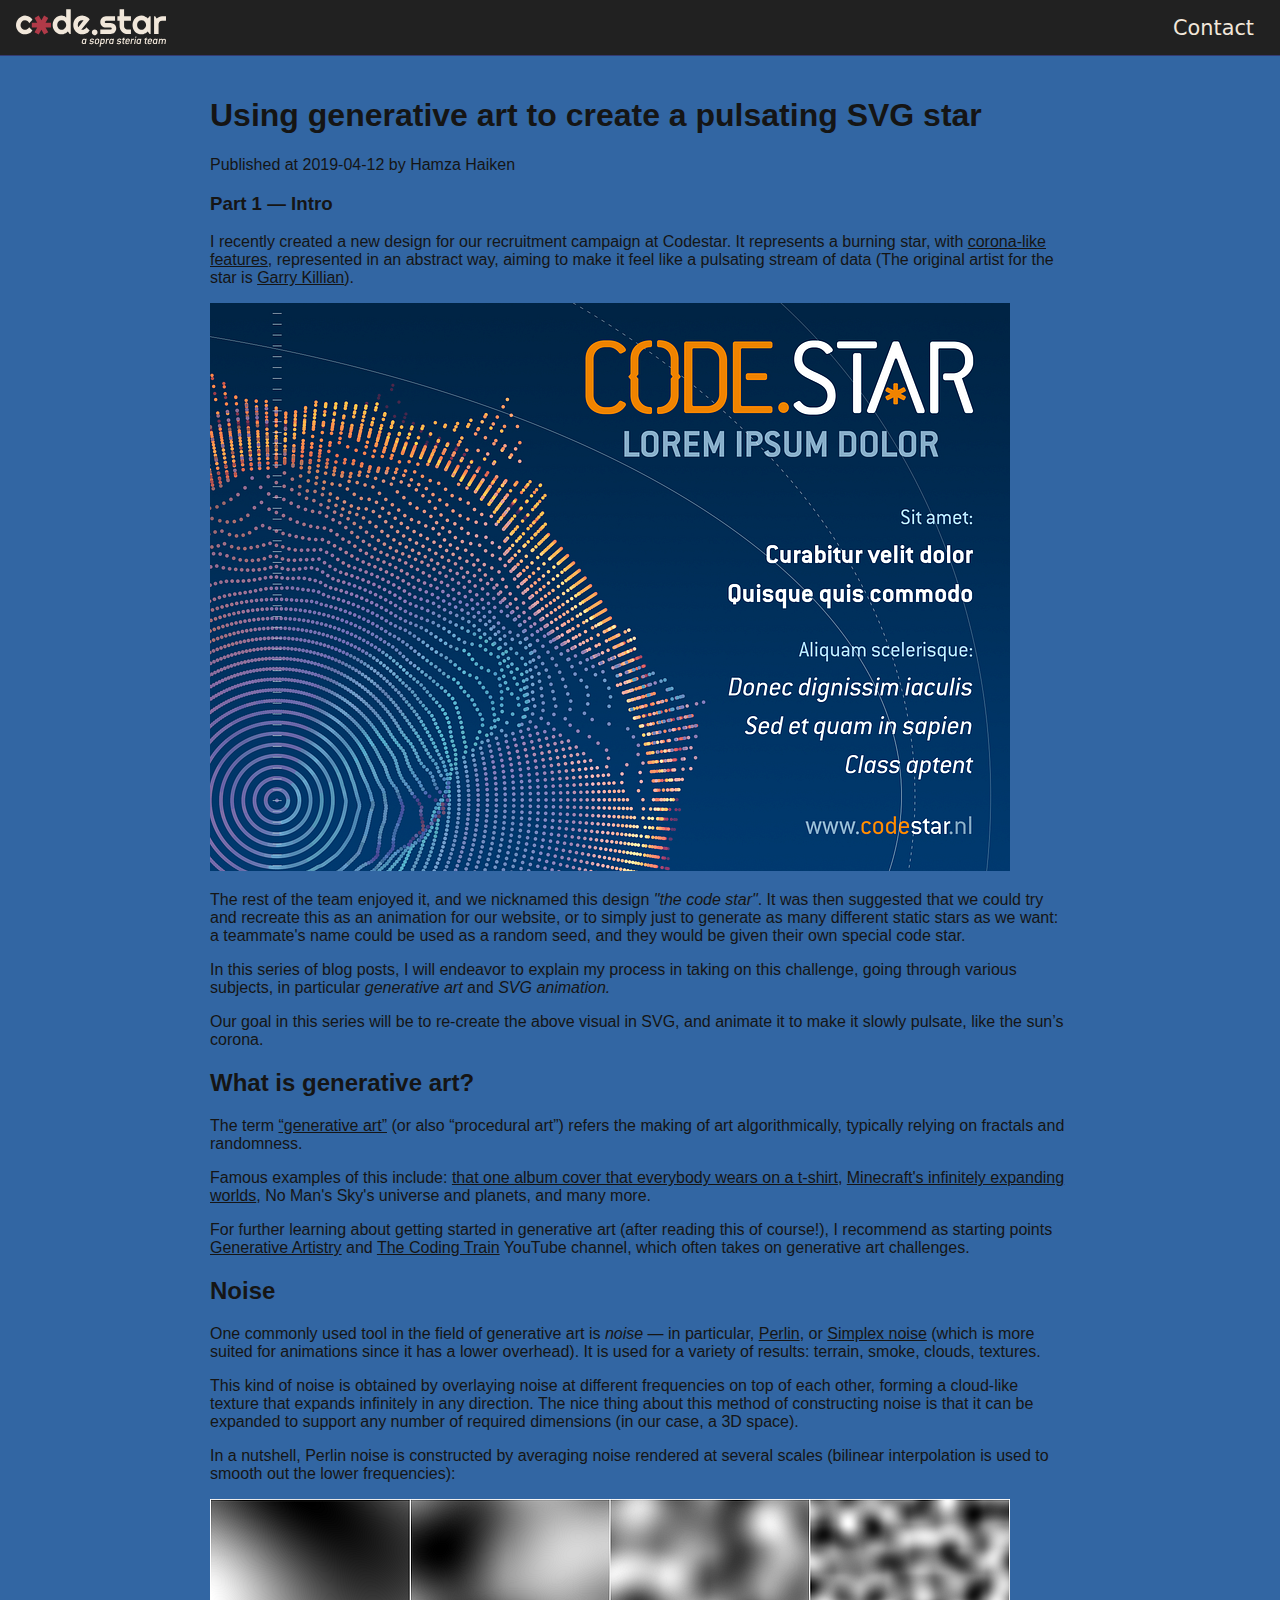
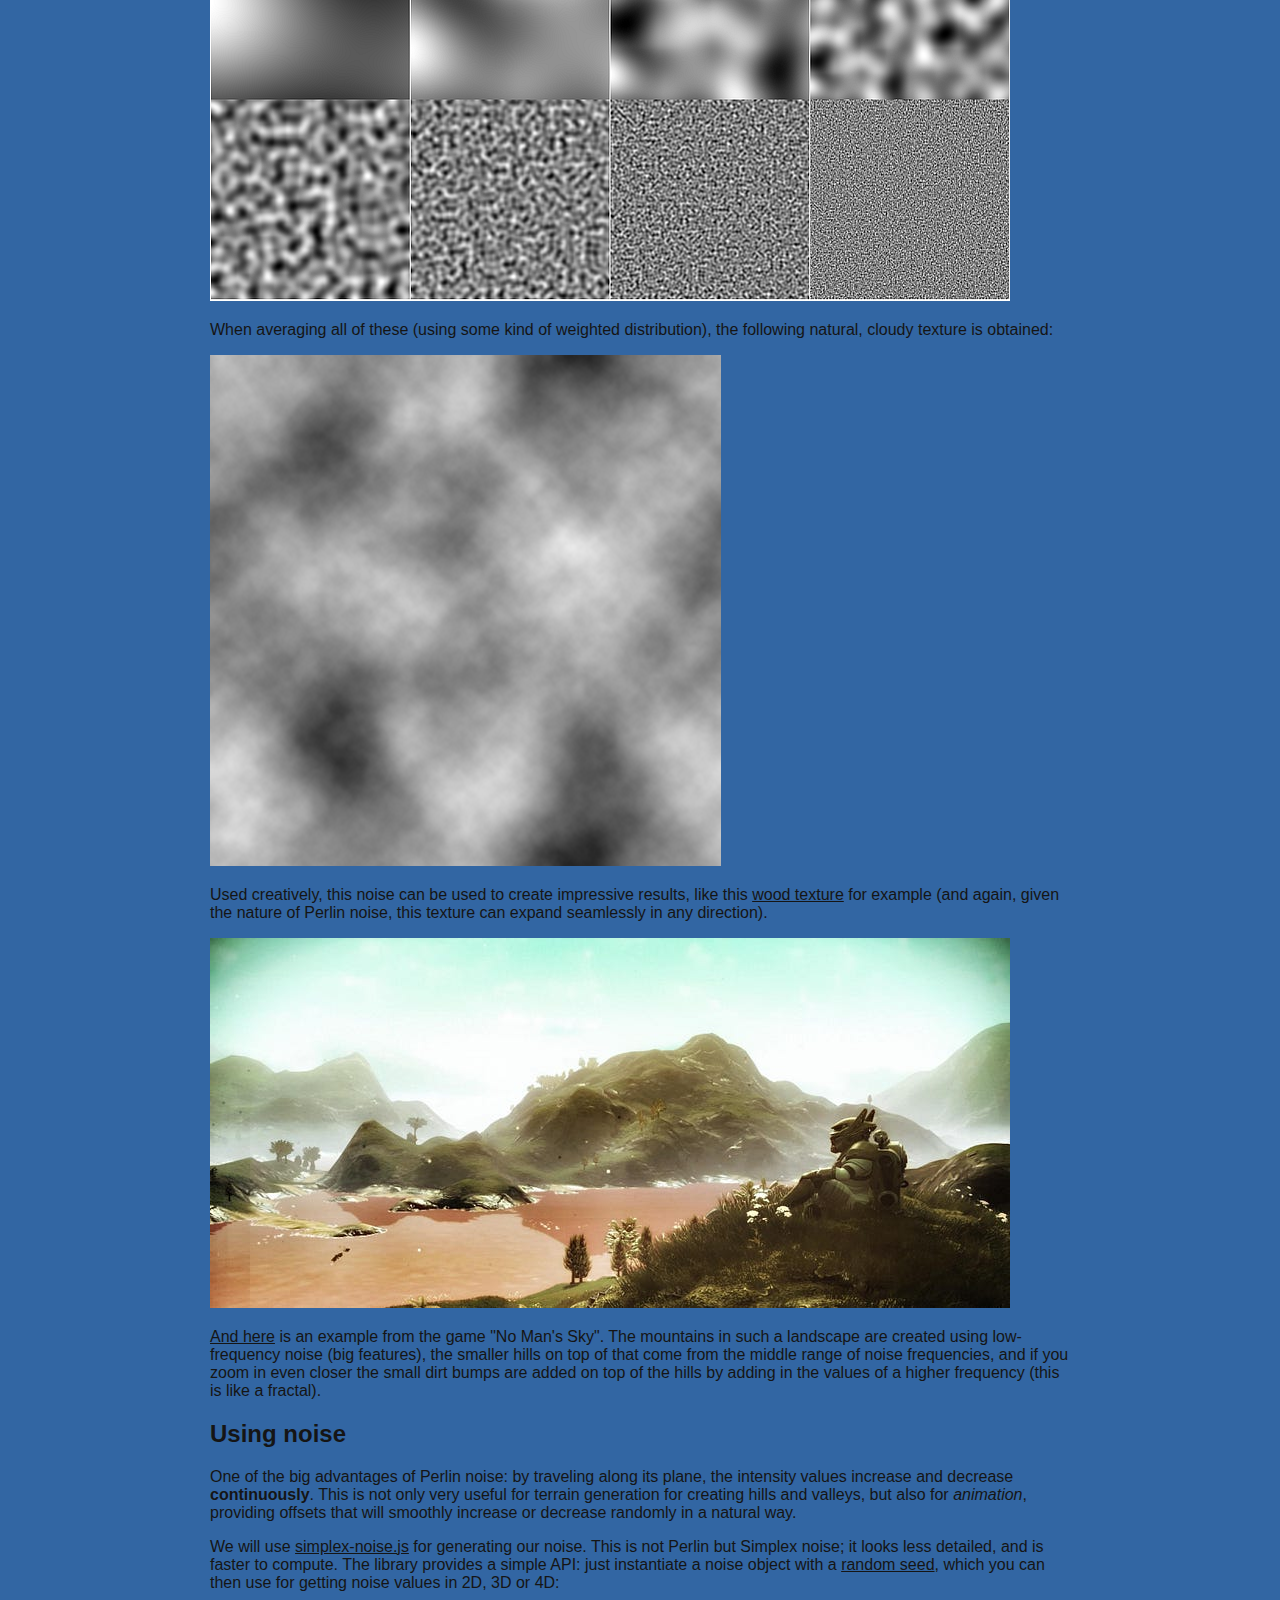
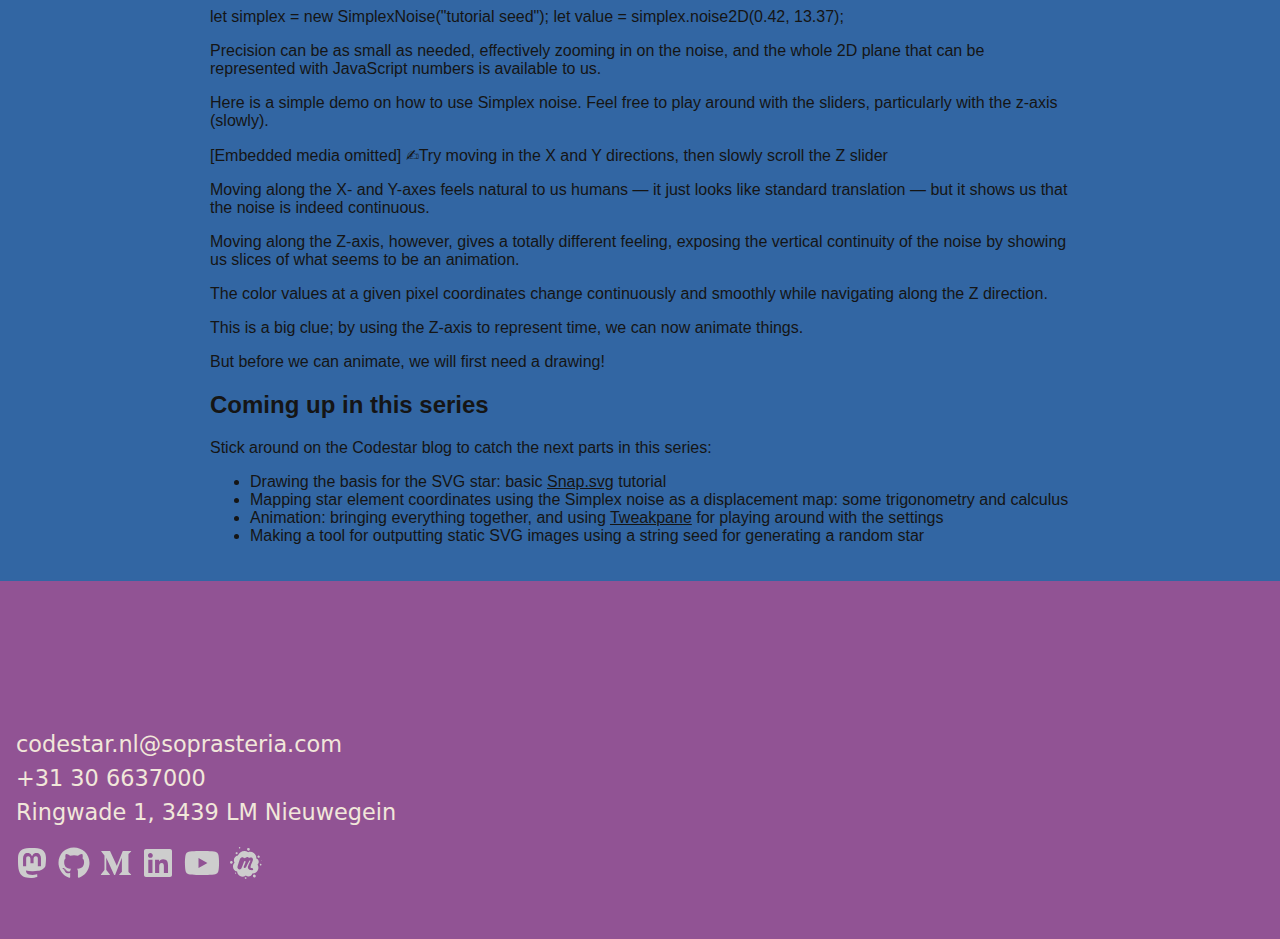
<file: articles/20190412-using-generative-art-to-create-a-pulsating-svg-star-cd7456268dc5.html>
<!DOCTYPE html><html lang="en"><head><meta charSet="utf-8"/><meta name="viewport" content="width=device-width, initial-scale=1"/><link rel="preload" href="/_next/static/media/4cf2300e9c8272f7-s.p.woff2" as="font" crossorigin="" type="font/woff2"/><link rel="preload" href="/_next/static/media/93f479601ee12b01-s.p.woff2" as="font" crossorigin="" type="font/woff2"/><link rel="preload" as="image" href="/articles/images/1lY5WPHYbCz_PDY-PaxTa0A.png"/><link rel="preload" as="image" href="/articles/images/1upB28P_sCBlqPhXgWO15Zw.png"/><link rel="preload" as="image" href="/articles/images/1WHpL6IJd_gUROUmBUlXWnQ.png"/><link rel="preload" as="image" href="/articles/images/1zlgGPvL70VCc9cOf5VFBsA.jpeg"/><link rel="stylesheet" href="/_next/static/css/deecf931bfbdc38e.css" data-precedence="next"/><link rel="stylesheet" href="/_next/static/css/13422ae1d848e043.css" data-precedence="next"/><link rel="preload" as="script" fetchPriority="low" href="/_next/static/chunks/webpack-bafee5ae243c8c89.js"/><script src="/_next/static/chunks/4bd1b696-20882bf820444624.js" async=""></script><script src="/_next/static/chunks/517-0d7e8c6ba2452810.js" async=""></script><script src="/_next/static/chunks/main-app-b25855ec5ccc6eda.js" async=""></script><script src="/_next/static/chunks/970-4a0f7daee52c7cff.js" async=""></script><script src="/_next/static/chunks/173-77a4cc13cb7e18d3.js" async=""></script><script src="/_next/static/chunks/app/articles/%5Bslug%5D/layout-0f8ac0524a72511b.js" async=""></script><script src="/_next/static/chunks/app/articles/%5Bslug%5D/page-c42cdda36797932a.js" async=""></script><meta name="next-size-adjust" content=""/><title>Codestar</title><meta name="description" content="Codestar - a Sopra Steria team"/><link rel="icon" href="/favicon.ico" type="image/x-icon" sizes="16x16"/><script src="/_next/static/chunks/polyfills-42372ed130431b0a.js" noModule=""></script></head><body class="__variable_188709 __variable_9a8899"><nav class="TopBar_top-bar__RDkoF"><div><a href="/"><img alt="Codestar Logo" loading="lazy" width="150" height="40" decoding="async" data-nimg="1" style="color:transparent" src="/codestar_logo_cream-red.svg"/></a><ul><li><a href="https://www.linkedin.com/company/codestar-powered-by-sopra-steria/">Contact</a></li></ul></div></nav><div class="layout_content__K15KO"><main class="layout_main__Afkre"><h1>Using generative art to create a pulsating SVG star</h1><p>Published at <!-- -->2019-04-12<!-- --> by <!-- -->Hamza Haiken</p><h3>Part 1 — Intro</h3>
<p>I recently created a new design for our recruitment campaign at Codestar. It represents a burning star, with <a href="/articles/images/corona-web.jpg">corona-like features</a>, represented in an abstract way, aiming to make it feel like a pulsating stream of data (The original artist for the star is <a href="https://www.shutterstock.com/g/GarryKillian">Garry Killian</a>).</p>
<img src="/articles/images/1lY5WPHYbCz_PDY-PaxTa0A.png" alt="We&#x27;re very big on only hiring Latin speakers" width="800"/>
<p>The rest of the team enjoyed it, and we nicknamed this design <em>&quot;the code star&quot;</em>. It was then suggested that we could try and recreate this as an animation for our website, or to simply just to generate as many different static stars as we want: a teammate&#x27;s name could be used as a random seed, and they would be given their own special code star.</p>
<p>In this series of blog posts, I will endeavor to explain my process in taking on this challenge, going through various subjects, in particular <em>generative art</em> and <em>SVG animation.</em></p>
<p>Our goal in this series will be to re-create the above visual in SVG, and animate it to make it slowly pulsate, like the sun’s corona.</p>
<h2>What is generative art?</h2>
<p>The term <a href="https://en.wikipedia.org/wiki/Generative_art">“generative art”</a> (or also “procedural art”) refers the making of art algorithmically, typically relying on fractals and randomness.</p>
<p>Famous examples of this include: <a href="/articles/images/gV0cxPU.jpg">that one album cover that everybody wears on a t-shirt</a>, <a href="/articles/images/smNksSJ.jpg">Minecraft&#x27;s infinitely expanding worlds</a>, No Man&#x27;s Sky&#x27;s universe and planets, and many more.</p>
<p>For further learning about getting started in generative art (after reading this of course!), I recommend as starting points <a href="https://generativeartistry.com">Generative Artistry</a> and <a href="https://www.youtube.com/channel/UCvjgXvBlbQiydffZU7m1_aw">The Coding Train</a> YouTube channel, which often takes on generative art challenges.</p>
<h2>Noise</h2>
<p>One commonly used tool in the field of generative art is <em>noise</em> — in particular, <a href="https://en.wikipedia.org/wiki/Perlin_noise">Perlin</a>, or <a href="https://en.wikipedia.org/wiki/Simplex_noise">Simplex noise</a> (which is more suited for animations since it has a lower overhead). It is used for a variety of results: terrain, smoke, clouds, textures.</p>
<p>This kind of noise is obtained by overlaying noise at different frequencies on top of each other, forming a cloud-like texture that expands infinitely in any direction. The nice thing about this method of constructing noise is that it can be expanded to support any number of required dimensions (in our case, a 3D space).</p>
<p>In a nutshell, Perlin noise is constructed by averaging noise rendered at several scales (bilinear interpolation is used to smooth out the lower frequencies):</p>
<img src="/articles/images/1upB28P_sCBlqPhXgWO15Zw.png" alt="Image source: https://medium.com/100-days-of-algorithms/day-88-perlin-noise-96d23158a44c" width="800"/>
<p>When averaging all of these (using some kind of weighted distribution), the following natural, cloudy texture is obtained:</p>
<img src="/articles/images/1WHpL6IJd_gUROUmBUlXWnQ.png" alt="Could this image just be the cloud filter in Photoshop? Who knows" width="511"/>
<p>Used creatively, this noise can be used to create impressive results, like this <a href="https://skybase.wordpress.com/2012/01/26/how-to-creating-super-simple-procedural-wood-textures-in-filter-forge/">wood texture</a> for example (and again, given the nature of Perlin noise, this texture can expand seamlessly in any direction).</p>
<img src="/articles/images/1zlgGPvL70VCc9cOf5VFBsA.jpeg" alt="Sitting atop a mathematically generated hill is a big dream of mine" width="800"/>
<p><a href="/articles/images/rq3ptj8i75b21.jpg">And here</a> is an example from the game &quot;No Man&#x27;s Sky&quot;. The mountains in such a landscape are created using low-frequency noise (big features), the smaller hills on top of that come from the middle range of noise frequencies, and if you zoom in even closer the small dirt bumps are added on top of the hills by adding in the values of a higher frequency (this is like a fractal).</p>
<h2>Using noise</h2>
<p>One of the big advantages of Perlin noise: by traveling along its plane, the intensity values increase and decrease <strong>continuously</strong>. This is not only very useful for terrain generation for creating hills and valleys, but also for <em>animation</em>, providing offsets that will smoothly increase or decrease randomly in a natural way.</p>
<p>We will use <a href="https://github.com/jwagner/simplex-noise.js">simplex-noise.js</a> for generating our noise. This is not Perlin but Simplex noise; it looks less detailed, and is faster to compute. The library provides a simple API: just instantiate a noise object with a <a href="https://en.wikipedia.org/wiki/Random_seed">random seed</a>, which you can then use for getting noise values in 2D, 3D or 4D:</p>
<p>let simplex = new SimplexNoise(&quot;tutorial seed&quot;);
let value = simplex.noise2D(0.42, 13.37);</p>
<p>Precision can be as small as needed, effectively zooming in on the noise, and the whole 2D plane that can be represented with JavaScript numbers is available to us.</p>
<p>Here is a simple demo on how to use Simplex noise. Feel free to play around with the sliders, particularly with the z-axis (slowly).</p>
<p>[Embedded media omitted]
✍︎Try moving in the X and Y directions, then slowly scroll the Z slider</p>
<p>Moving along the X- and Y-axes feels natural to us humans — it just looks like standard translation — but it shows us that the noise is indeed continuous.</p>
<p>Moving along the Z-axis, however, gives a totally different feeling, exposing the vertical continuity of the noise by showing us slices of what seems to be an animation.</p>
<p>The color values at a given pixel coordinates change continuously and smoothly while navigating along the Z direction.</p>
<p>This is a big clue; by using the Z-axis to represent time, we can now animate things.</p>
<p>But before we can animate, we will first need a drawing!</p>
<h2>Coming up in this series</h2>
<p>Stick around on the Codestar blog to catch the next parts in this series:</p>
<ul>
<li>Drawing the basis for the SVG star: basic <a href="http://snapsvg.io/">Snap.svg</a> tutorial</li>
<li>Mapping star element coordinates using the Simplex noise as a displacement map: some trigonometry and calculus</li>
<li>Animation: bringing everything together, and using <a href="https://cocopon.github.io/tweakpane">Tweakpane</a> for playing around with the settings</li>
<li>Making a tool for outputting static SVG images using a string seed for generating a random star</li>
</ul></main></div><footer class="Footer_footer__OYoYH"><div><ul class="contact-info"><li><a href="mailto:codestar@ordina.nl">codestar.nl@soprasteria.com</a></li><li><a href="tel:+31306637000">+31 30 6637000</a></li><li><a href="https://maps.google.com/maps?ll=52.057652,5.111462&amp;z=16&amp;t=m&amp;hl=en-GB&amp;gl=NL&amp;mapclient=embed&amp;cid=15918536717636328792" target="_blank" rel="noopener noreferrer">Ringwade 1, 3439 LM Nieuwegein</a></li></ul><p class="social-links"><a href="https://mastodon.social/@codestar" aria-label="Mastodon" rel="me"><img alt="Codestar Mastodon" loading="lazy" width="32" height="32" decoding="async" data-nimg="1" style="color:transparent" src="/mastodon_logo.svg"/></a><a href="https://github.com/code-star" aria-label="Github"><img alt="Codestar Github" loading="lazy" width="32" height="32" decoding="async" data-nimg="1" style="color:transparent" src="/github_logo.svg"/></a><a href="https://medium.com/codestar-blog" aria-label="Medium"><img alt="Codestar Medium" loading="lazy" width="32" height="32" decoding="async" data-nimg="1" style="color:transparent" src="/medium_logo.svg"/></a><a href="https://www.linkedin.com/company/codestar-powered-by-sopra-steria/" aria-label="Linkedin"><img alt="Codestar LinkedIn" loading="lazy" width="32" height="32" decoding="async" data-nimg="1" style="color:transparent" src="/linkedin_logo.svg"/></a><a href="https://www.youtube.com/channel/UCqwHhJNEUe7D-HGsX4zvKzQ" aria-label="Youtube"><img alt="Codestar Youtube" loading="lazy" width="36" height="32" decoding="async" data-nimg="1" style="color:transparent" src="/youtube_logo.svg"/></a><a href="https://www.meetup.com/Code-Star-Night" aria-label="Meetup.com"><img alt="Codestar Meetup" loading="lazy" width="32" height="32" decoding="async" data-nimg="1" style="color:transparent" src="/meetup_logo.svg"/></a></p></div></footer><script src="/_next/static/chunks/webpack-bafee5ae243c8c89.js" async=""></script><script>(self.__next_f=self.__next_f||[]).push([0])</script><script>self.__next_f.push([1,"1:\"$Sreact.fragment\"\n2:I[5244,[],\"\"]\n3:I[3866,[],\"\"]\n4:I[8173,[\"970\",\"static/chunks/970-4a0f7daee52c7cff.js\",\"173\",\"static/chunks/173-77a4cc13cb7e18d3.js\",\"571\",\"static/chunks/app/articles/%5Bslug%5D/layout-0f8ac0524a72511b.js\"],\"\"]\n5:I[7970,[\"970\",\"static/chunks/970-4a0f7daee52c7cff.js\",\"904\",\"static/chunks/app/articles/%5Bslug%5D/page-c42cdda36797932a.js\"],\"Image\"]\n7:I[6213,[],\"OutletBoundary\"]\n9:I[6213,[],\"MetadataBoundary\"]\nb:I[6213,[],\"ViewportBoundary\"]\nd:I[4835,[],\"\"]\n:HL[\"/_next/static/media/4cf2300e9c8272f7-s.p.woff2\",\"font\",{\"crossOrigin\":\"\",\"type\":\"font/woff2\"}]\n:HL[\"/_next/static/media/93f479601ee12b01-s.p.woff2\",\"font\",{\"crossOrigin\":\"\",\"type\":\"font/woff2\"}]\n:HL[\"/_next/static/css/deecf931bfbdc38e.css\",\"style\"]\n:HL[\"/_next/static/css/13422ae1d848e043.css\",\"style\"]\n"])</script><script>self.__next_f.push([1,"0:{\"P\":null,\"b\":\"nuWv889VLUOIFLUIxBwBi\",\"p\":\"\",\"c\":[\"\",\"articles\",\"20190412-using-generative-art-to-create-a-pulsating-svg-star-cd7456268dc5\"],\"i\":false,\"f\":[[[\"\",{\"children\":[\"articles\",{\"children\":[[\"slug\",\"20190412-using-generative-art-to-create-a-pulsating-svg-star-cd7456268dc5\",\"d\"],{\"children\":[\"__PAGE__\",{}]}]}]},\"$undefined\",\"$undefined\",true],[\"\",[\"$\",\"$1\",\"c\",{\"children\":[[[\"$\",\"link\",\"0\",{\"rel\":\"stylesheet\",\"href\":\"/_next/static/css/deecf931bfbdc38e.css\",\"precedence\":\"next\",\"crossOrigin\":\"$undefined\",\"nonce\":\"$undefined\"}]],[\"$\",\"html\",null,{\"lang\":\"en\",\"children\":[\"$\",\"body\",null,{\"className\":\"__variable_188709 __variable_9a8899\",\"children\":[\"$\",\"$L2\",null,{\"parallelRouterKey\":\"children\",\"segmentPath\":[\"children\"],\"error\":\"$undefined\",\"errorStyles\":\"$undefined\",\"errorScripts\":\"$undefined\",\"template\":[\"$\",\"$L3\",null,{}],\"templateStyles\":\"$undefined\",\"templateScripts\":\"$undefined\",\"notFound\":[[],[[\"$\",\"title\",null,{\"children\":\"404: This page could not be found.\"}],[\"$\",\"div\",null,{\"style\":{\"fontFamily\":\"system-ui,\\\"Segoe UI\\\",Roboto,Helvetica,Arial,sans-serif,\\\"Apple Color Emoji\\\",\\\"Segoe UI Emoji\\\"\",\"height\":\"100vh\",\"textAlign\":\"center\",\"display\":\"flex\",\"flexDirection\":\"column\",\"alignItems\":\"center\",\"justifyContent\":\"center\"},\"children\":[\"$\",\"div\",null,{\"children\":[[\"$\",\"style\",null,{\"dangerouslySetInnerHTML\":{\"__html\":\"body{color:#000;background:#fff;margin:0}.next-error-h1{border-right:1px solid rgba(0,0,0,.3)}@media (prefers-color-scheme:dark){body{color:#fff;background:#000}.next-error-h1{border-right:1px solid rgba(255,255,255,.3)}}\"}}],[\"$\",\"h1\",null,{\"className\":\"next-error-h1\",\"style\":{\"display\":\"inline-block\",\"margin\":\"0 20px 0 0\",\"padding\":\"0 23px 0 0\",\"fontSize\":24,\"fontWeight\":500,\"verticalAlign\":\"top\",\"lineHeight\":\"49px\"},\"children\":404}],[\"$\",\"div\",null,{\"style\":{\"display\":\"inline-block\"},\"children\":[\"$\",\"h2\",null,{\"style\":{\"fontSize\":14,\"fontWeight\":400,\"lineHeight\":\"49px\",\"margin\":0},\"children\":\"This page could not be found.\"}]}]]}]}]]],\"forbidden\":\"$undefined\",\"unauthorized\":\"$undefined\"}]}]}]]}],{\"children\":[\"articles\",[\"$\",\"$1\",\"c\",{\"children\":[null,[\"$\",\"$L2\",null,{\"parallelRouterKey\":\"children\",\"segmentPath\":[\"children\",\"articles\",\"children\"],\"error\":\"$undefined\",\"errorStyles\":\"$undefined\",\"errorScripts\":\"$undefined\",\"template\":[\"$\",\"$L3\",null,{}],\"templateStyles\":\"$undefined\",\"templateScripts\":\"$undefined\",\"notFound\":\"$undefined\",\"forbidden\":\"$undefined\",\"unauthorized\":\"$undefined\"}]]}],{\"children\":[[\"slug\",\"20190412-using-generative-art-to-create-a-pulsating-svg-star-cd7456268dc5\",\"d\"],[\"$\",\"$1\",\"c\",{\"children\":[[[\"$\",\"link\",\"0\",{\"rel\":\"stylesheet\",\"href\":\"/_next/static/css/13422ae1d848e043.css\",\"precedence\":\"next\",\"crossOrigin\":\"$undefined\",\"nonce\":\"$undefined\"}]],[null,[\"$\",\"nav\",null,{\"className\":\"TopBar_top-bar__RDkoF\",\"children\":[\"$\",\"div\",null,{\"children\":[[\"$\",\"$L4\",null,{\"href\":\"/\",\"children\":[\"$\",\"$L5\",null,{\"src\":\"/codestar_logo_cream-red.svg\",\"alt\":\"Codestar Logo\",\"width\":150,\"height\":40}]}],[\"$\",\"ul\",null,{\"children\":[\"$\",\"li\",null,{\"children\":[\"$\",\"a\",null,{\"href\":\"https://www.linkedin.com/company/codestar-powered-by-sopra-steria/\",\"children\":\"Contact\"}]}]}]]}]}],[\"$\",\"div\",null,{\"className\":\"layout_content__K15KO\",\"children\":[\"$\",\"main\",null,{\"className\":\"layout_main__Afkre\",\"children\":[\"$\",\"$L2\",null,{\"parallelRouterKey\":\"children\",\"segmentPath\":[\"children\",\"articles\",\"children\",\"$0:f:0:1:2:children:2:children:0\",\"children\"],\"error\":\"$undefined\",\"errorStyles\":\"$undefined\",\"errorScripts\":\"$undefined\",\"template\":[\"$\",\"$L3\",null,{}],\"templateStyles\":\"$undefined\",\"templateScripts\":\"$undefined\",\"notFound\":\"$undefined\",\"forbidden\":\"$undefined\",\"unauthorized\":\"$undefined\"}]}]}],[\"$\",\"footer\",null,{\"className\":\"Footer_footer__OYoYH\",\"children\":[\"$\",\"div\",null,{\"children\":[[\"$\",\"ul\",null,{\"className\":\"contact-info\",\"children\":[[\"$\",\"li\",null,{\"children\":[\"$\",\"a\",null,{\"href\":\"mailto:codestar@ordina.nl\",\"children\":\"codestar.nl@soprasteria.com\"}]}],[\"$\",\"li\",null,{\"children\":[\"$\",\"a\",null,{\"href\":\"tel:+31306637000\",\"children\":\"+31 30 6637000\"}]}],[\"$\",\"li\",null,{\"children\":[\"$\",\"a\",null,{\"href\":\"https://maps.google.com/maps?ll=52.057652,5.111462\u0026z=16\u0026t=m\u0026hl=en-GB\u0026gl=NL\u0026mapclient=embed\u0026cid=15918536717636328792\",\"target\":\"_blank\",\"rel\":\"noopener noreferrer\",\"children\":\"Ringwade 1, 3439 LM Nieuwegein\"}]}]]}],[\"$\",\"p\",null,{\"className\":\"social-links\",\"children\":[[\"$\",\"a\",null,{\"href\":\"https://mastodon.social/@codestar\",\"aria-label\":\"Mastodon\",\"rel\":\"me\",\"children\":[\"$\",\"$L5\",null,{\"src\":\"/mastodon_logo.svg\",\"alt\":\"Codestar Mastodon\",\"width\":32,\"height\":32}]}],[\"$\",\"a\",null,{\"href\":\"https://github.com/code-star\",\"aria-label\":\"Github\",\"children\":[\"$\",\"$L5\",null,{\"src\":\"/github_logo.svg\",\"alt\":\"Codestar Github\",\"width\":32,\"height\":32}]}],[\"$\",\"a\",null,{\"href\":\"https://medium.com/codestar-blog\",\"aria-label\":\"Medium\",\"children\":[\"$\",\"$L5\",null,{\"src\":\"/medium_logo.svg\",\"alt\":\"Codestar Medium\",\"width\":32,\"height\":32}]}],[\"$\",\"a\",null,{\"href\":\"https://www.linkedin.com/company/codestar-powered-by-sopra-steria/\",\"aria-label\":\"Linkedin\",\"children\":[\"$\",\"$L5\",null,{\"src\":\"/linkedin_logo.svg\",\"alt\":\"Codestar LinkedIn\",\"width\":32,\"height\":32}]}],[\"$\",\"a\",null,{\"href\":\"https://www.youtube.com/channel/UCqwHhJNEUe7D-HGsX4zvKzQ\",\"aria-label\":\"Youtube\",\"children\":[\"$\",\"$L5\",null,{\"src\":\"/youtube_logo.svg\",\"alt\":\"Codestar Youtube\",\"width\":36,\"height\":32}]}],[\"$\",\"a\",null,{\"href\":\"https://www.meetup.com/Code-Star-Night\",\"aria-label\":\"Meetup.com\",\"children\":[\"$\",\"$L5\",null,{\"src\":\"/meetup_logo.svg\",\"alt\":\"Codestar Meetup\",\"width\":32,\"height\":32}]}]]}]]}]}]]]}],{\"children\":[\"__PAGE__\",[\"$\",\"$1\",\"c\",{\"children\":[\"$L6\",null,[\"$\",\"$L7\",null,{\"children\":\"$L8\"}]]}],{},null,false]},null,false]},null,false]},null,false],[\"$\",\"$1\",\"h\",{\"children\":[null,[\"$\",\"$1\",\"AmQ7bPcAhowXJB2ngUb6U\",{\"children\":[[\"$\",\"$L9\",null,{\"children\":\"$La\"}],[\"$\",\"$Lb\",null,{\"children\":\"$Lc\"}],[\"$\",\"meta\",null,{\"name\":\"next-size-adjust\",\"content\":\"\"}]]}]]}],false]],\"m\":\"$undefined\",\"G\":[\"$d\",\"$undefined\"],\"s\":false,\"S\":true}\n"])</script><script>self.__next_f.push([1,"e:I[9214,[\"970\",\"static/chunks/970-4a0f7daee52c7cff.js\",\"904\",\"static/chunks/app/articles/%5Bslug%5D/page-c42cdda36797932a.js\"],\"PreloadChunks\"]\n6:[[\"$\",\"h1\",null,{\"children\":\"Using generative art to create a pulsating SVG star\"}],[\"$\",\"p\",null,{\"children\":[\"Published at \",\"2019-04-12\",\" by \",\"Hamza Haiken\"]}],[[\"$\",\"$Le\",null,{\"moduleIds\":\"$undefined\"}],\"$Lf\"]]\n"])</script><script>self.__next_f.push([1,"f:[[\"$\",\"h3\",null,{\"children\":\"Part 1 — Intro\"}],\"\\n\",[\"$\",\"p\",null,{\"children\":[\"I recently created a new design for our recruitment campaign at Codestar. It represents a burning star, with \",[\"$\",\"a\",null,{\"href\":\"/articles/images/corona-web.jpg\",\"children\":\"corona-like features\"}],\", represented in an abstract way, aiming to make it feel like a pulsating stream of data (The original artist for the star is \",[\"$\",\"a\",null,{\"href\":\"https://www.shutterstock.com/g/GarryKillian\",\"children\":\"Garry Killian\"}],\").\"]}],\"\\n\",[\"$\",\"img\",null,{\"src\":\"/articles/images/1lY5WPHYbCz_PDY-PaxTa0A.png\",\"alt\":\"We're very big on only hiring Latin speakers\",\"width\":\"800\"}],\"\\n\",[\"$\",\"p\",null,{\"children\":[\"The rest of the team enjoyed it, and we nicknamed this design \",[\"$\",\"em\",null,{\"children\":\"\\\"the code star\\\"\"}],\". It was then suggested that we could try and recreate this as an animation for our website, or to simply just to generate as many different static stars as we want: a teammate's name could be used as a random seed, and they would be given their own special code star.\"]}],\"\\n\",[\"$\",\"p\",null,{\"children\":[\"In this series of blog posts, I will endeavor to explain my process in taking on this challenge, going through various subjects, in particular \",[\"$\",\"em\",null,{\"children\":\"generative art\"}],\" and \",[\"$\",\"em\",null,{\"children\":\"SVG animation.\"}]]}],\"\\n\",[\"$\",\"p\",null,{\"children\":\"Our goal in this series will be to re-create the above visual in SVG, and animate it to make it slowly pulsate, like the sun’s corona.\"}],\"\\n\",[\"$\",\"h2\",null,{\"children\":\"What is generative art?\"}],\"\\n\",[\"$\",\"p\",null,{\"children\":[\"The term \",[\"$\",\"a\",null,{\"href\":\"https://en.wikipedia.org/wiki/Generative_art\",\"children\":\"“generative art”\"}],\" (or also “procedural art”) refers the making of art algorithmically, typically relying on fractals and randomness.\"]}],\"\\n\",[\"$\",\"p\",null,{\"children\":[\"Famous examples of this include: \",[\"$\",\"a\",null,{\"href\":\"/articles/images/gV0cxPU.jpg\",\"children\":\"that one album cover that everybody wears on a t-shirt\"}],\", \",[\"$\",\"a\",null,{\"href\":\"/articles/images/smNksSJ.jpg\",\"children\":\"Minecraft's infinitely expanding worlds\"}],\", No Man's Sky's universe and planets, and many more.\"]}],\"\\n\",[\"$\",\"p\",null,{\"children\":[\"For further learning about getting started in generative art (after reading this of course!), I recommend as starting points \",[\"$\",\"a\",null,{\"href\":\"https://generativeartistry.com\",\"children\":\"Generative Artistry\"}],\" and \",[\"$\",\"a\",null,{\"href\":\"https://www.youtube.com/channel/UCvjgXvBlbQiydffZU7m1_aw\",\"children\":\"The Coding Train\"}],\" YouTube channel, which often takes on generative art challenges.\"]}],\"\\n\",[\"$\",\"h2\",null,{\"children\":\"Noise\"}],\"\\n\",[\"$\",\"p\",null,{\"children\":[\"One commonly used tool in the field of generative art is \",[\"$\",\"em\",null,{\"children\":\"noise\"}],\" — in particular, \",[\"$\",\"a\",null,{\"href\":\"https://en.wikipedia.org/wiki/Perlin_noise\",\"children\":\"Perlin\"}],\", or \",[\"$\",\"a\",null,{\"href\":\"https://en.wikipedia.org/wiki/Simplex_noise\",\"children\":\"Simplex noise\"}],\" (which is more suited for animations since it has a lower overhead). It is used for a variety of results: terrain, smoke, clouds, textures.\"]}],\"\\n\",[\"$\",\"p\",null,{\"children\":\"This kind of noise is obtained by overlaying noise at different frequencies on top of each other, forming a cloud-like texture that expands infinitely in any direction. The nice thing about this method of constructing noise is that it can be expanded to support any number of required dimensions (in our case, a 3D space).\"}],\"\\n\",[\"$\",\"p\",null,{\"children\":\"In a nutshell, Perlin noise is constructed by averaging noise rendered at several scales (bilinear interpolation is used to smooth out the lower frequencies):\"}],\"\\n\",[\"$\",\"img\",null,{\"src\":\"/articles/images/1upB28P_sCBlqPhXgWO15Zw.png\",\"alt\":\"Image source: https://medium.com/100-days-of-algorithms/day-88-perlin-noise-96d23158a44c\",\"width\":\"800\"}],\"\\n\",[\"$\",\"p\",null,{\"children\":\"When averaging all of these (using some kind of weighted distribution), the following natural, cloudy texture is obtained:\"}],\"\\n\",[\"$\",\"img\",null,{\"src\":\"/articles/images/1WHpL6IJd_gUROUmBUlXWnQ.png\",\"alt\":\"Could this image just be the cloud filter in Photoshop? Who knows\",\"width\":\"511\"}],\"\\n\",[\"$\",\"p\",null,{\"children\":[\"Used creatively, this noise can be used to create impressive results, like this \",[\"$\",\"a\",null,{\"href\":\"https://skybase.wordpress.com/2012/01/26/how-to-creating-super-simple-procedural-wood-textures-in-filter-forge/\",\"children\":\"wood texture\"}],\" for example (and again, given the nature of Perlin noise, this texture can expand seamlessly in any direction).\"]}],\"\\n\",[\"$\",\"img\",null,{\"src\":\"/articles/images/1zlgGPvL70VCc9cOf5VFBsA.jpeg\",\"alt\":\"Sitting atop a mathematically generated hill is a big dream of mine\",\"width\":\"800\"}],\"\\n\",[\"$\",\"p\",null,{\"children\":[[\"$\",\"a\",null,{\"href\":\"/articles/images/rq3ptj8i75b21.jpg\",\"children\":\"And here\"}],\" is an example from the game \\\"No Man's Sky\\\". The mountains in such a landscape are created using low-frequency noise (big features), the smaller hills on top of that come from the middle range of noise frequencies, and if you zoom in even closer the small dirt bumps are added on top of the hills by adding in the values of a higher frequency (this is like a fractal).\"]}],\"\\n\",[\"$\",\"h2\",null,{\"children\":\"Using noise\"}],\"\\n\",[\"$\",\"p\",null,{\"children\":[\"One of the big advantages of Perlin noise: by traveling along its plane, the intensity values increase and decrease \",[\"$\",\"strong\",null,{\"children\":\"continuously\"}],\". This is not only very useful for terrain generation for creating hills and valleys, but also for \",[\"$\",\"em\",null,{\"children\":\"animation\"}],\", providing offsets that will smoothly increase or decrease randomly in a natural way.\"]}],\"\\n\",[\"$\",\"p\",null,{\"children\":[\"We will use \",[\"$\",\"a\",null,{\"href\":\"https://github.com/jwagner/simplex-noise.js\",\"children\":\"simplex-noise.js\"}],\" for generating our noise. This is not Perlin but Simplex noise; it looks less detailed, and is faster to compute. The library provides a simple API: just instantiate a noise object with a \",[\"$\",\"a\",null,{\"href\":\"https://en.wikipedia.org/wiki/Random_seed\",\"children\":\"random seed\"}],\", which you can then use for getting noise values in 2D, 3D or 4D:\"]}],\"\\n\",[\"$\",\"p\",null,{\"children\":\"let simplex = new SimplexNoise(\\\"tutorial seed\\\");\\nlet value = simplex.noise2D(0.42, 13.37);\"}],\"\\n\",[\"$\",\"p\",null,{\"children\":\"Precision can be as small as needed, effectively zooming in on the noise, and the whole 2D plane that can be represented with JavaScript numbers is available to us.\"}],\"\\n\",[\"$\",\"p\",null,{\"children\":\"Here is a simple demo on how to use Simplex noise. Feel free to play around with the sliders, particularly with the z-axis (slowly).\"}],\"\\n\",[\"$\",\"p\",null,{\"children\":\"[Embedded media omitted]\\n✍︎Try moving in the X and Y directions, then slowly scroll the Z slider\"}],\"\\n\",[\"$\",\"p\",null,{\"children\":\"Moving along the X- and Y-axes feels natural to us humans — it just looks like standard translation — but it shows us that the noise is indeed continuous.\"}],\"\\n\",[\"$\",\"p\",null,{\"children\":\"Moving along the Z-axis, however, gives a totally different feeling, exposing the vertical continuity of the noise by showing us slices of what seems to be an animation.\"}],\"\\n\",[\"$\",\"p\",null,{\"children\":\"The color values at a given pixel coordinates change continuously and smoothly while navigating along the Z direction.\"}],\"\\n\",[\"$\",\"p\",null,{\"children\":\"This is a big clue; by using the Z-axis to represent time, we can now animate things.\"}],\"\\n\",[\"$\",\"p\",null,{\"children\":\"But before we can animate, we will first need a drawing!\"}],\"\\n\",[\"$\",\"h2\",null,{\"children\":\"Coming up in this series\"}],\"\\n\",[\"$\",\"p\",null,{\"children\":\"Stick around on the Codestar blog to catch the next parts in this series:\"}],\"\\n\",[\"$\",\"ul\",null,{\"children\":[\"\\n\",[\"$\",\"li\",null,{\"children\":[\"Drawing the basis for the SVG star: basic \",[\"$\",\"a\",null,{\"href\":\"http://snapsvg.io/\",\"children\":\"Snap.svg\"}],\" tutorial\"]}],\"\\n\",[\"$\",\"li\",null,{\"children\":\"Mapping star element coordinates using the Simplex noise as a displacement map: some trigonometry and calculus\"}],\"\\n\",[\"$\",\"li\",null,{\"children\":[\"Animation: bringing everything together, and using \",[\"$\",\"a\",null,{\"href\":\"https://cocopon.github.io/tweakpane\",\"children\":\"Tweakpane\"}],\" for playing around with the settings\"]}],\"\\n\",[\"$\",\"li\",null,{\"children\":\"Making a tool for outputting static SVG images using a string seed for generating a random star\"}],\"\\n\"]}]]\n"])</script><script>self.__next_f.push([1,"c:[[\"$\",\"meta\",\"0\",{\"name\":\"viewport\",\"content\":\"width=device-width, initial-scale=1\"}]]\na:[[\"$\",\"meta\",\"0\",{\"charSet\":\"utf-8\"}],[\"$\",\"title\",\"1\",{\"children\":\"Codestar\"}],[\"$\",\"meta\",\"2\",{\"name\":\"description\",\"content\":\"Codestar - a Sopra Steria team\"}],[\"$\",\"link\",\"3\",{\"rel\":\"icon\",\"href\":\"/favicon.ico\",\"type\":\"image/x-icon\",\"sizes\":\"16x16\"}]]\n"])</script><script>self.__next_f.push([1,"8:null\n"])</script></body></html>
</file>
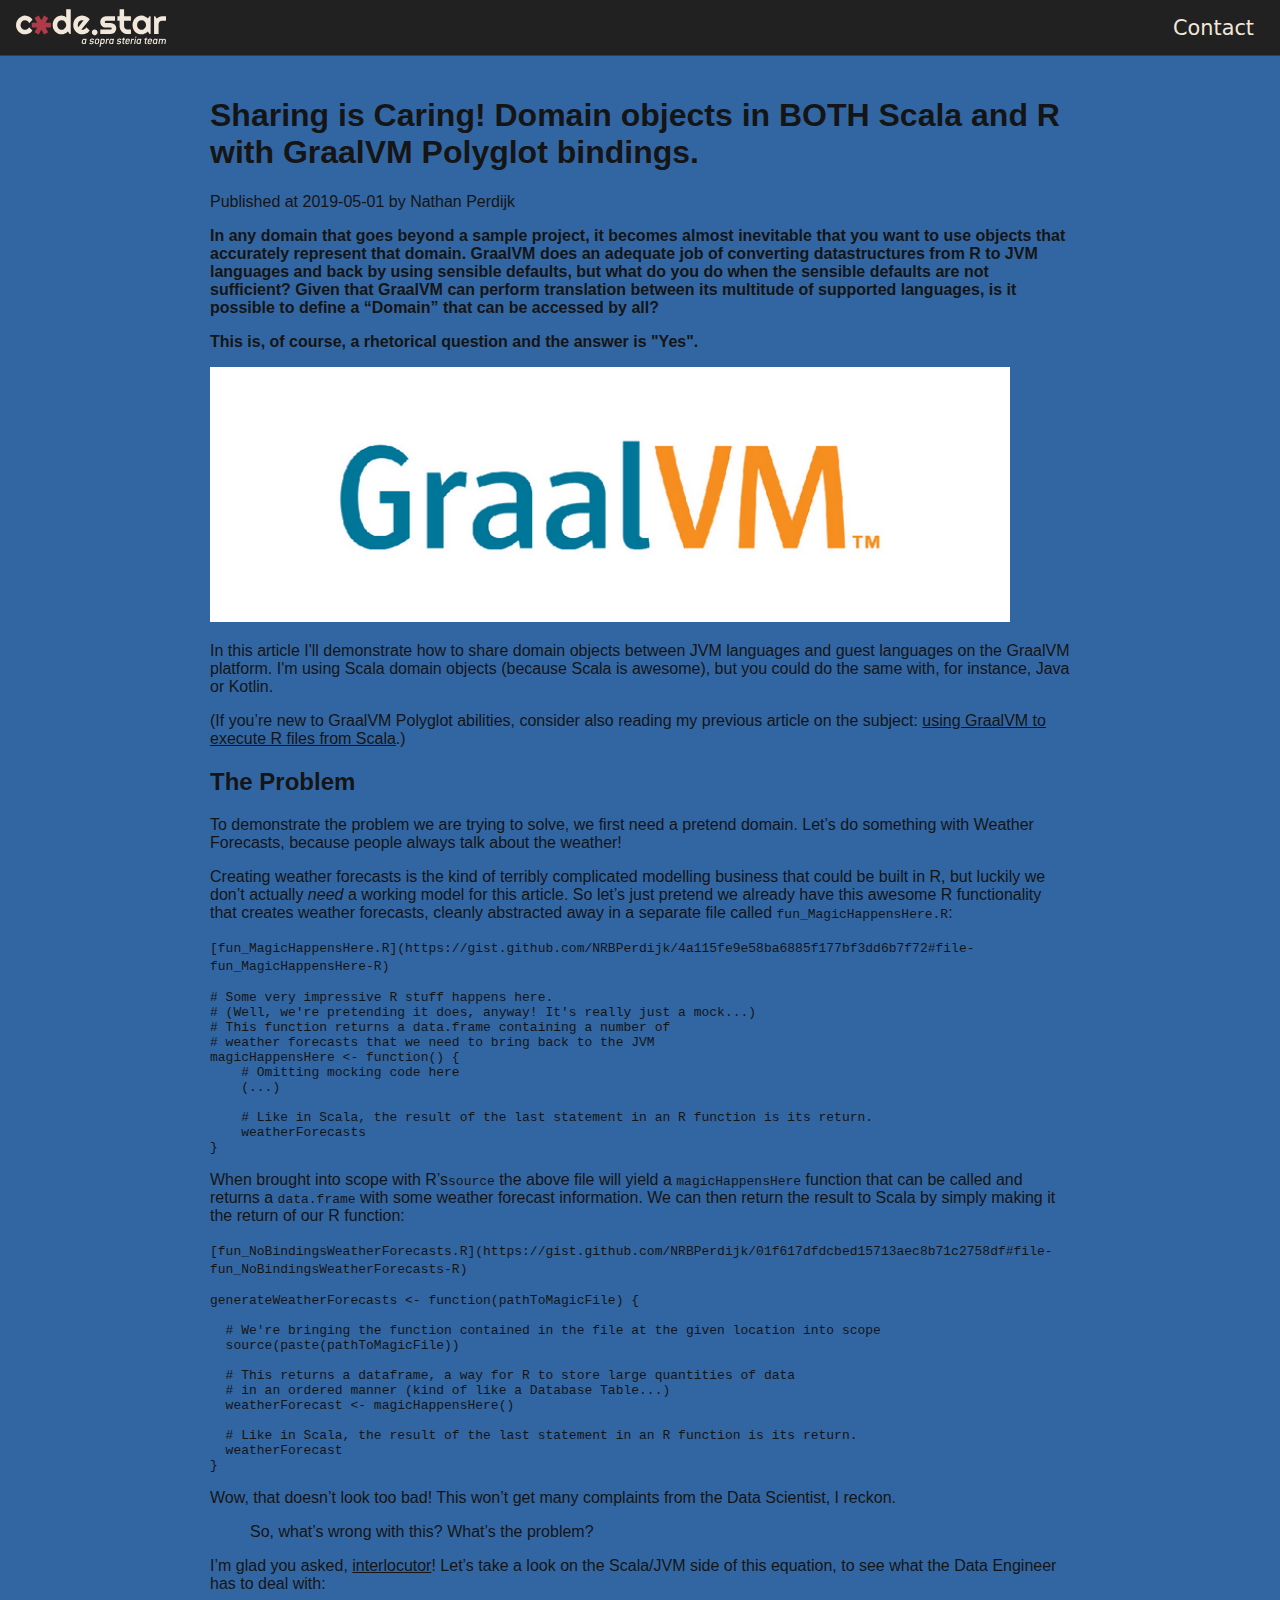
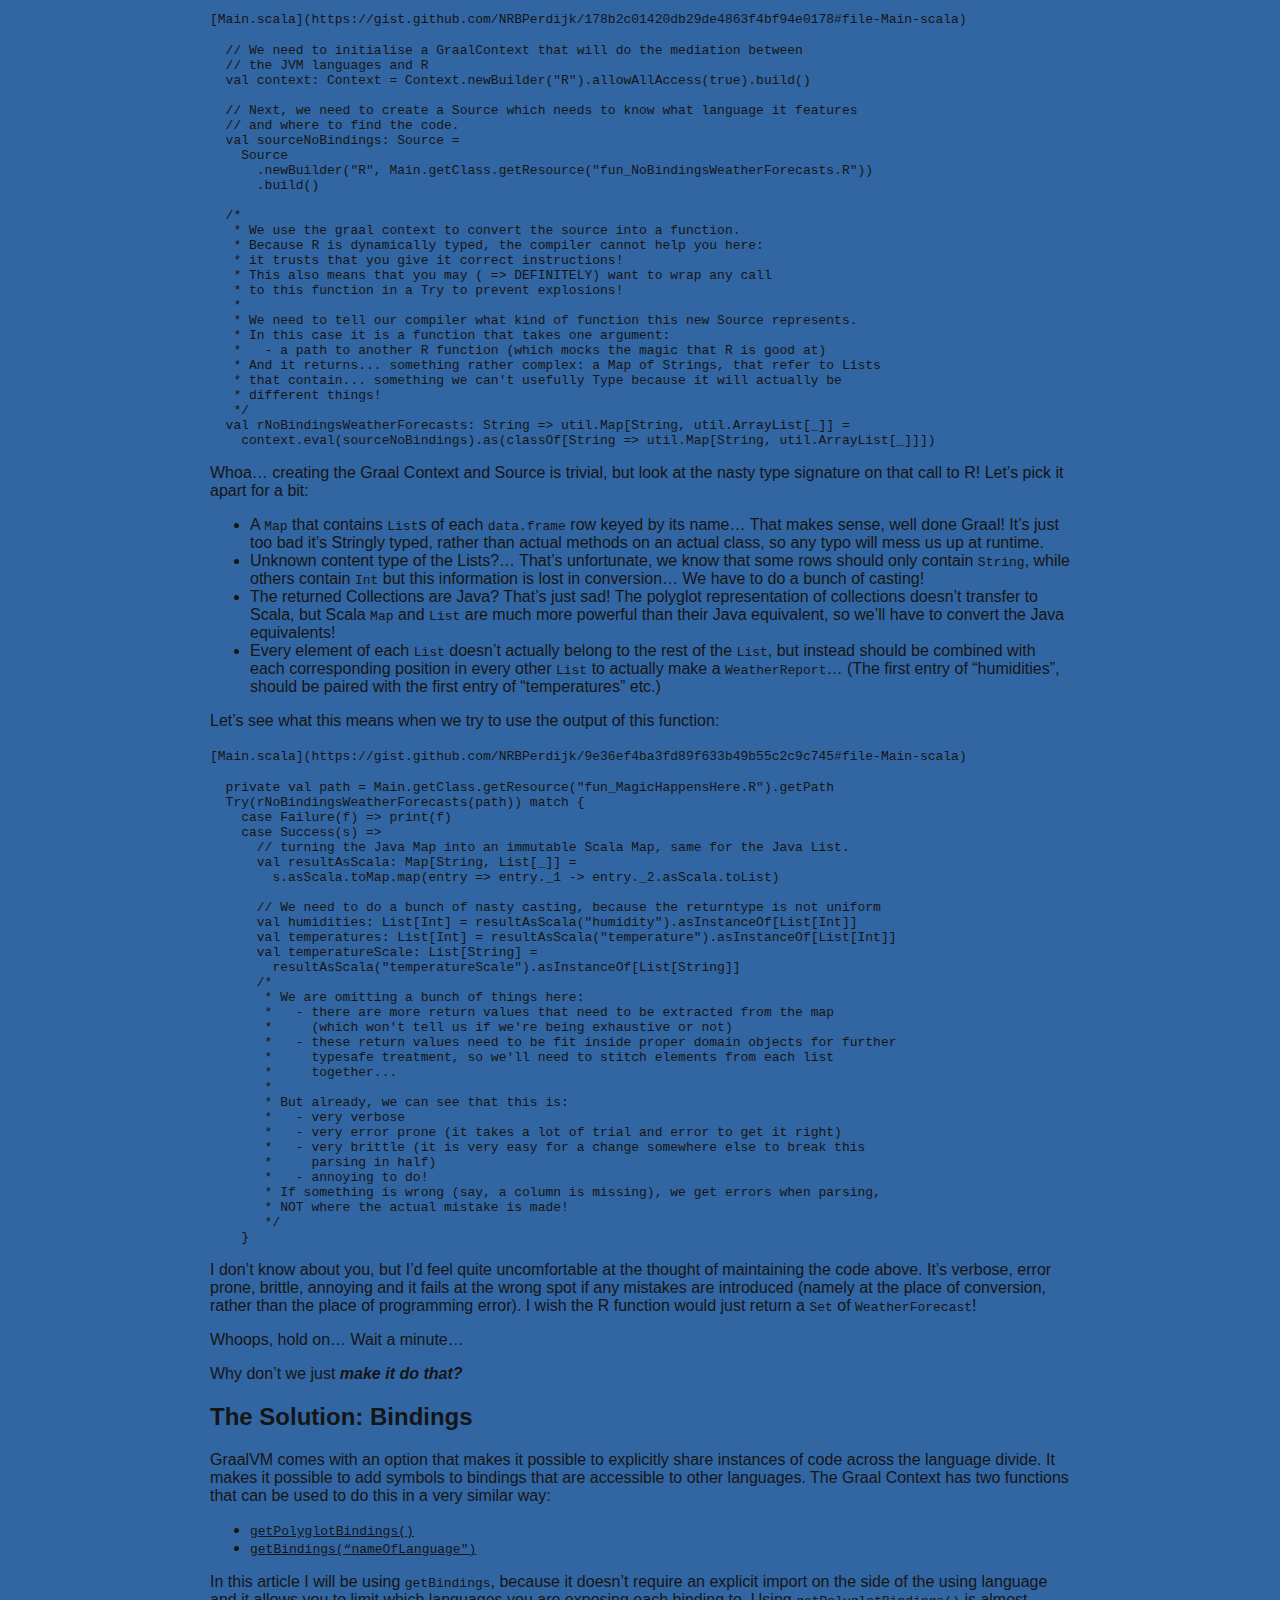
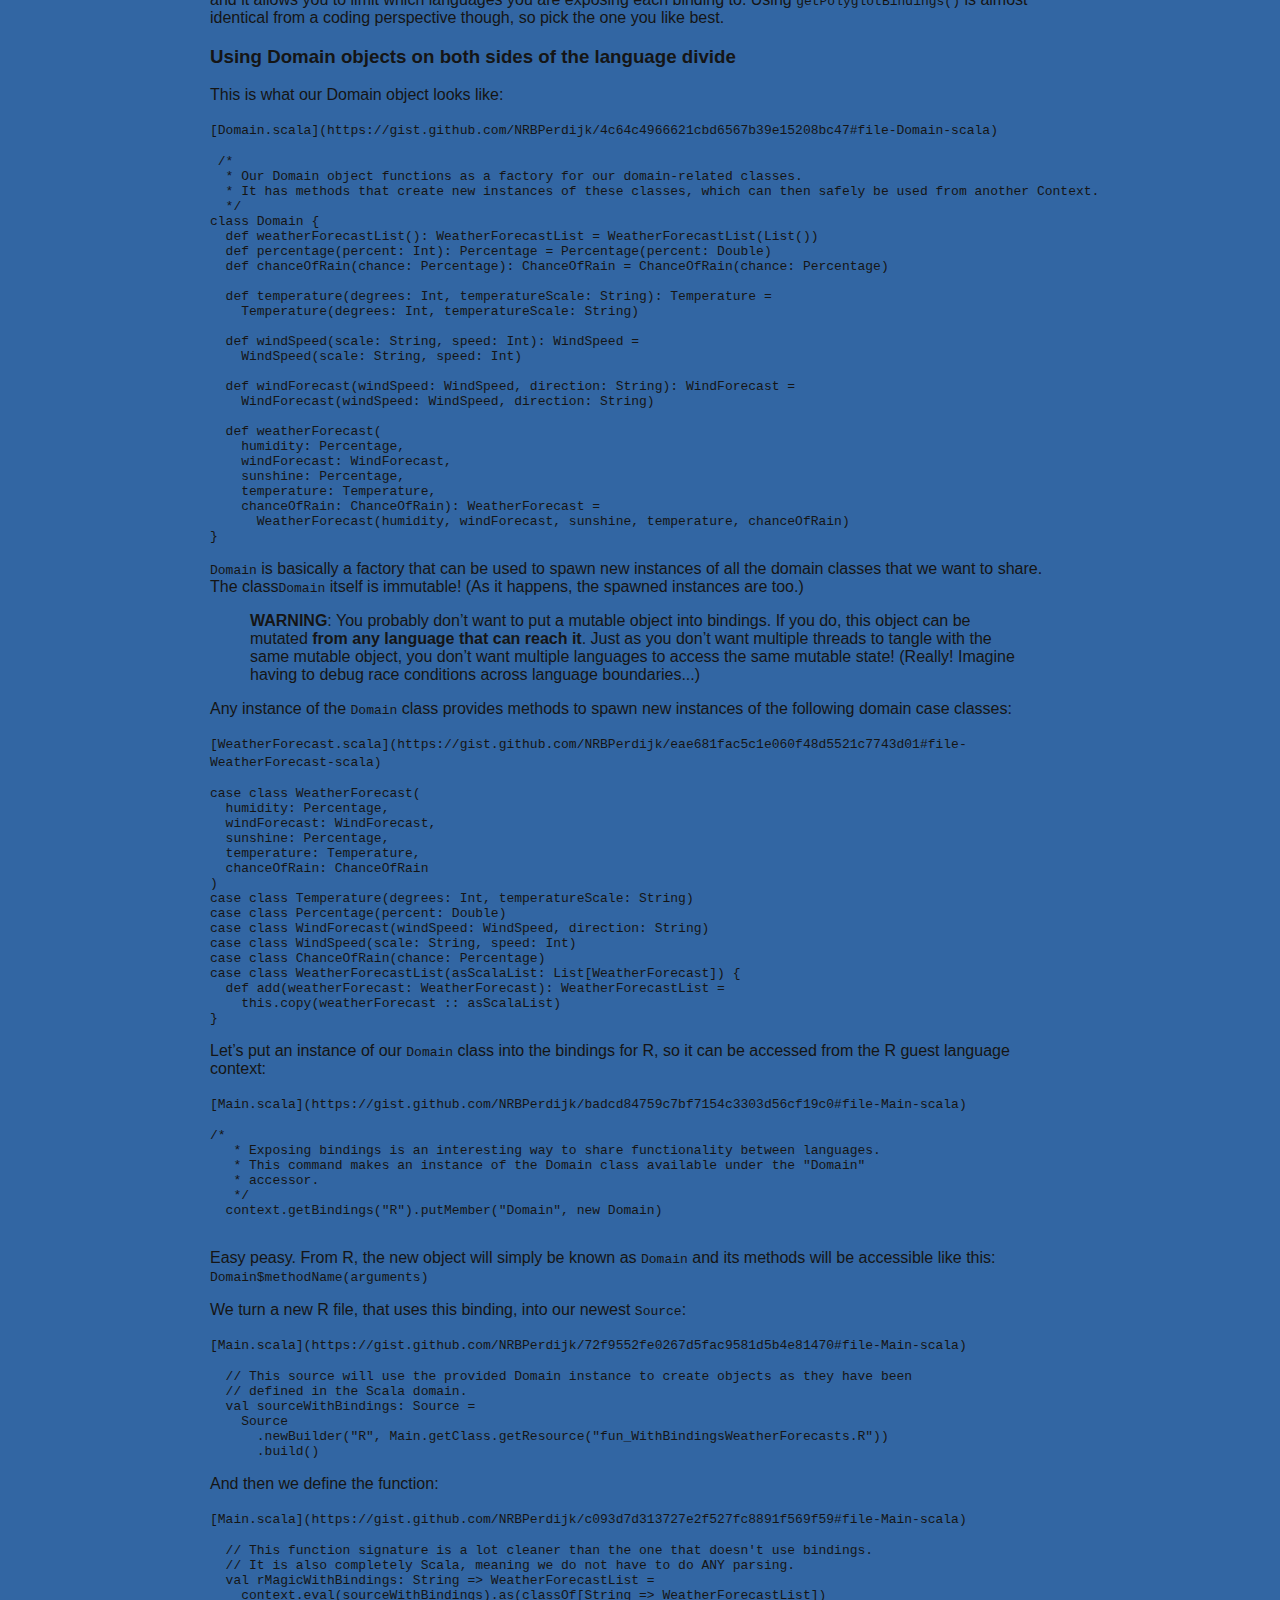
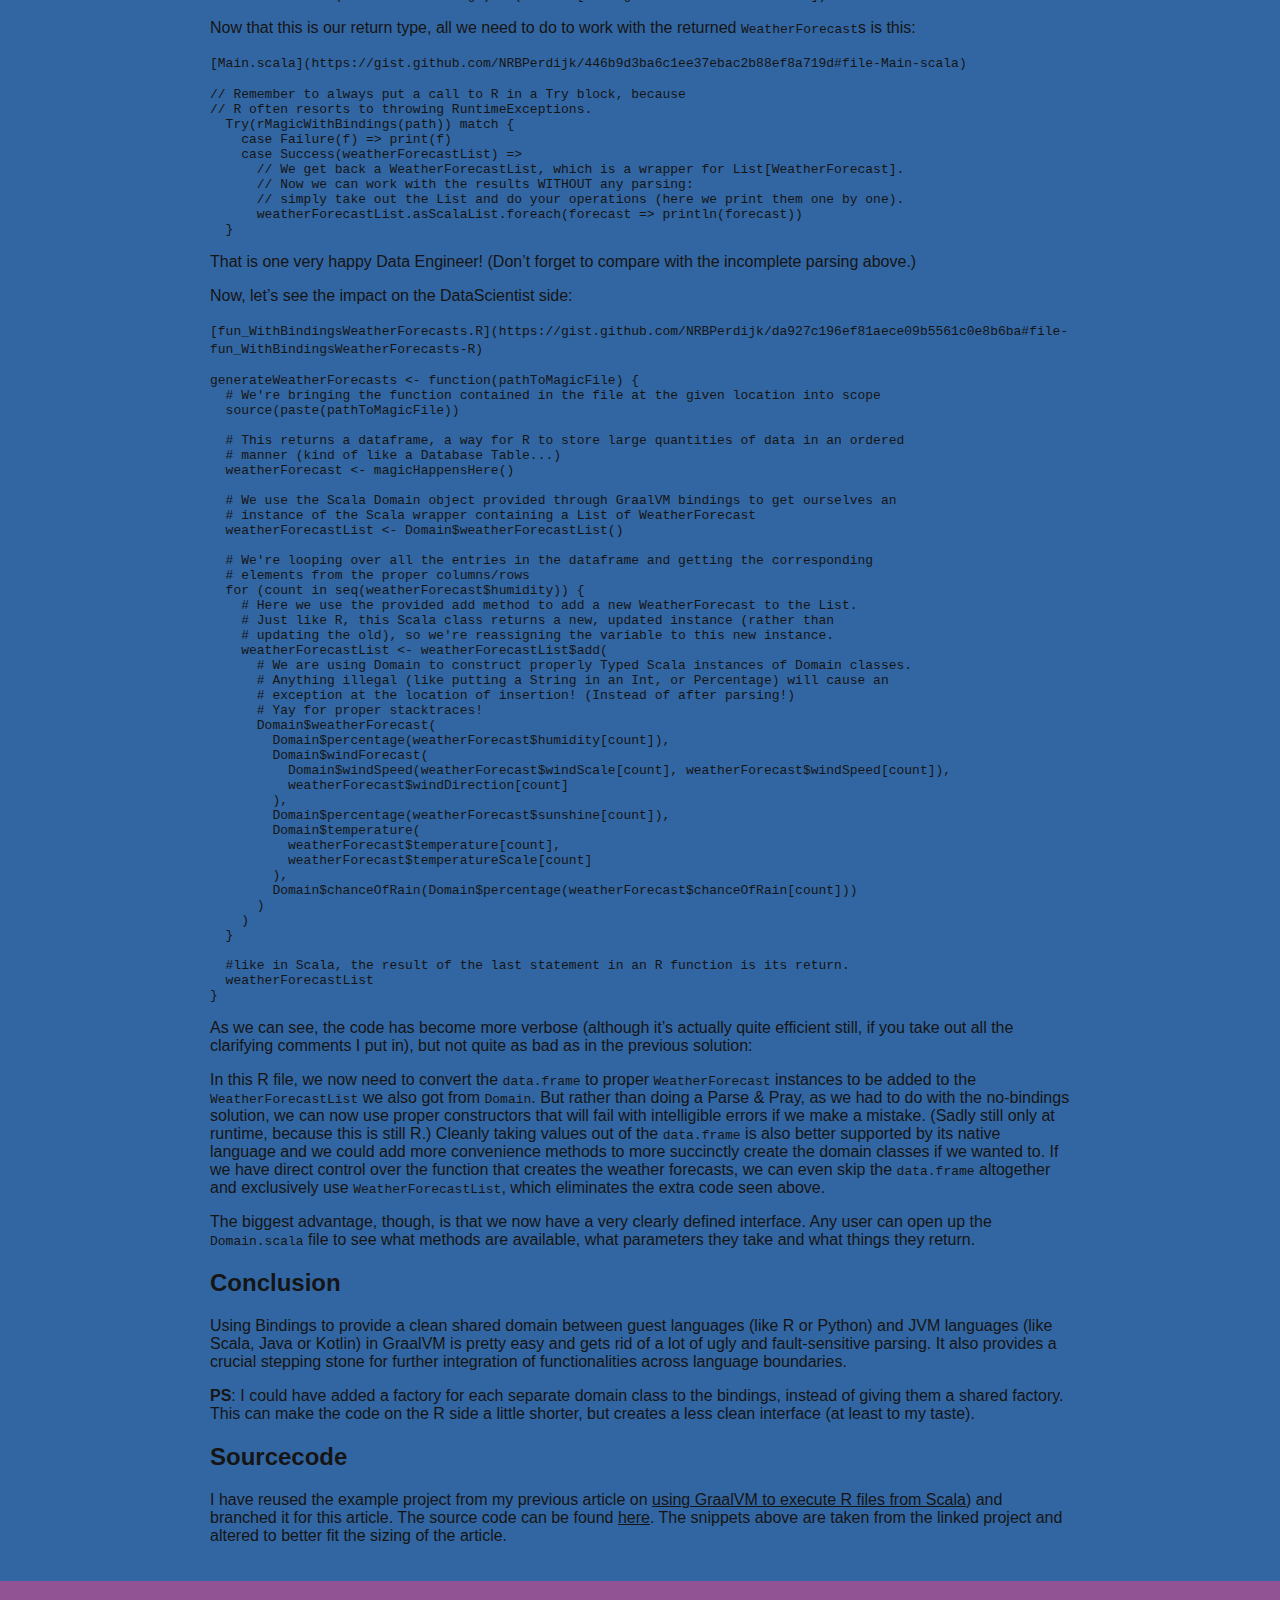
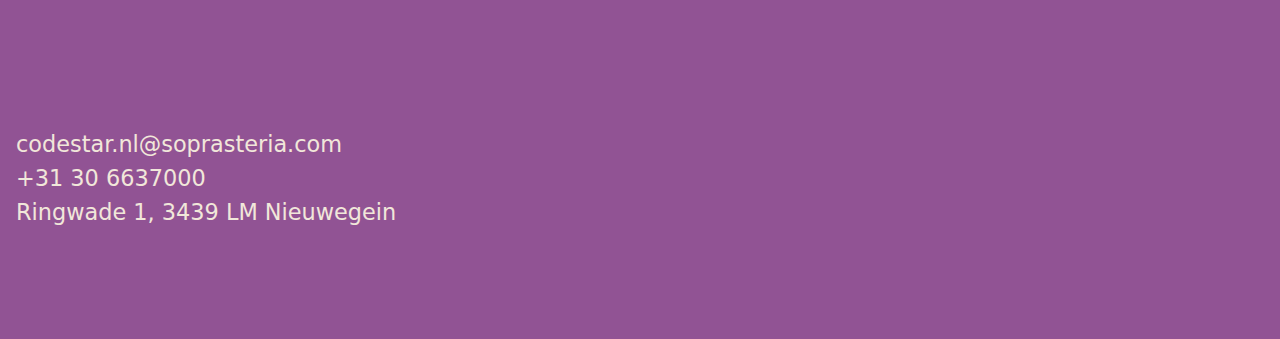
<file: articles/20190501-sharing-is-caring-domain-objects-in-both-scala-and-r-with-graalvm-polyglot-bindings-b561e8cfbcfa.html>
<!DOCTYPE html><html lang="en"><head><meta charSet="utf-8"/><meta name="viewport" content="width=device-width, initial-scale=1"/><link rel="preload" href="/_next/static/media/4cf2300e9c8272f7-s.p.woff2" as="font" crossorigin="" type="font/woff2"/><link rel="preload" href="/_next/static/media/93f479601ee12b01-s.p.woff2" as="font" crossorigin="" type="font/woff2"/><link rel="preload" as="image" href="/articles/images/1LPCG2xlLiUdqcYJulzxvmw.png"/><link rel="stylesheet" href="/_next/static/css/deecf931bfbdc38e.css" data-precedence="next"/><link rel="stylesheet" href="/_next/static/css/13422ae1d848e043.css" data-precedence="next"/><link rel="preload" as="script" fetchPriority="low" href="/_next/static/chunks/webpack-bafee5ae243c8c89.js"/><script src="/_next/static/chunks/4bd1b696-20882bf820444624.js" async=""></script><script src="/_next/static/chunks/517-0d7e8c6ba2452810.js" async=""></script><script src="/_next/static/chunks/main-app-b25855ec5ccc6eda.js" async=""></script><script src="/_next/static/chunks/970-4a0f7daee52c7cff.js" async=""></script><script src="/_next/static/chunks/173-77a4cc13cb7e18d3.js" async=""></script><script src="/_next/static/chunks/app/articles/%5Bslug%5D/layout-0f8ac0524a72511b.js" async=""></script><script src="/_next/static/chunks/app/articles/%5Bslug%5D/page-c42cdda36797932a.js" async=""></script><meta name="next-size-adjust" content=""/><title>Codestar</title><meta name="description" content="Codestar - a Sopra Steria team"/><link rel="icon" href="/favicon.ico" type="image/x-icon" sizes="16x16"/><script src="/_next/static/chunks/polyfills-42372ed130431b0a.js" noModule=""></script></head><body class="__variable_188709 __variable_9a8899"><nav class="TopBar_top-bar__RDkoF"><div><a href="/"><img alt="Codestar Logo" loading="lazy" width="150" height="40" decoding="async" data-nimg="1" style="color:transparent" src="/codestar_logo_cream-red.svg"/></a><ul><li><a href="https://www.linkedin.com/company/codestar-powered-by-sopra-steria/">Contact</a></li></ul></div></nav><div class="layout_content__K15KO"><main class="layout_main__Afkre"><h1>Sharing is Caring! Domain objects in BOTH Scala and R with GraalVM Polyglot bindings.</h1><p>Published at <!-- -->2019-05-01<!-- --> by <!-- -->Nathan Perdijk</p><p><strong>In any domain that goes beyond a sample project, it becomes almost inevitable that you want to use objects that accurately represent that domain. GraalVM does an adequate job of converting datastructures from R to JVM languages and back by using sensible defaults, but what do you do when the sensible defaults are not sufficient? Given that GraalVM can perform translation between its multitude of supported languages, is it possible to define a “Domain” that can be accessed by all?</strong></p>
<p><strong>This is, of course, a rhetorical question and the answer is &quot;Yes&quot;.</strong></p>
<img src="/articles/images/1LPCG2xlLiUdqcYJulzxvmw.png" alt="" width="800"/>
<p>In this article I&#x27;ll demonstrate how to share domain objects between JVM languages and guest languages on the GraalVM platform. I&#x27;m using Scala domain objects (because Scala is awesome), but you could do the same with, for instance, Java or Kotlin.</p>
<p>(If you’re new to GraalVM Polyglot abilities, consider also reading my previous article on the subject: <a href="https://medium.com/codestar-blog/in-search-of-the-holy-graalvm-putting-the-r-in-scala-or-java-or-b057494f77">using GraalVM to execute R files from Scala</a>.)</p>
<h2>The Problem</h2>
<p>To demonstrate the problem we are trying to solve, we first need a pretend domain. Let’s do something with Weather Forecasts, because people always talk about the weather!</p>
<p>Creating weather forecasts is the kind of terribly complicated modelling business that could be built in R, but luckily we don’t actually <em>need</em> a working model for this article. So let’s just pretend we already have this awesome R functionality that creates weather forecasts, cleanly abstracted away in a separate file called <code>fun_MagicHappensHere.R</code>:</p>
<p><code>[fun_MagicHappensHere.R](https://gist.github.com/NRBPerdijk/4a115fe9e58ba6885f177bf3dd6b7f72#file-fun_MagicHappensHere-R)</code></p>
<pre><code># Some very impressive R stuff happens here. 
# (Well, we&#x27;re pretending it does, anyway! It&#x27;s really just a mock...)
# This function returns a data.frame containing a number of 
# weather forecasts that we need to bring back to the JVM
magicHappensHere &lt;- function() {
    # Omitting mocking code here
    (...)
    
    # Like in Scala, the result of the last statement in an R function is its return.
    weatherForecasts
}
</code></pre>
<p>When brought into scope with R’s<code>source</code> the above file will yield a <code>magicHappensHere</code> function that can be called and returns a <code>data.frame</code> with some weather forecast information. We can then return the result to Scala by simply making it the return of our R function:</p>
<p><code>[fun_NoBindingsWeatherForecasts.R](https://gist.github.com/NRBPerdijk/01f617dfdcbed15713aec8b71c2758df#file-fun_NoBindingsWeatherForecasts-R)</code></p>
<pre><code>generateWeatherForecasts &lt;- function(pathToMagicFile) {

  # We&#x27;re bringing the function contained in the file at the given location into scope
  source(paste(pathToMagicFile))

  # This returns a dataframe, a way for R to store large quantities of data
  # in an ordered manner (kind of like a Database Table...)
  weatherForecast &lt;- magicHappensHere()

  # Like in Scala, the result of the last statement in an R function is its return.
  weatherForecast
}
</code></pre>
<p>Wow, that doesn’t look too bad! This won’t get many complaints from the Data Scientist, I reckon.</p>
<blockquote>
<p>So, what’s wrong with this? What’s the problem?</p>
</blockquote>
<p>I’m glad you asked, <a href="https://www.dictionary.com/browse/interlocutor">interlocutor</a>! Let’s take a look on the Scala/JVM side of this equation, to see what the Data Engineer has to deal with:</p>
<p><code>[Main.scala](https://gist.github.com/NRBPerdijk/178b2c01420db29de4863f4bf94e0178#file-Main-scala)</code></p>
<pre><code>  // We need to initialise a GraalContext that will do the mediation between
  // the JVM languages and R
  val context: Context = Context.newBuilder(&quot;R&quot;).allowAllAccess(true).build()

  // Next, we need to create a Source which needs to know what language it features
  // and where to find the code.
  val sourceNoBindings: Source = 
    Source
      .newBuilder(&quot;R&quot;, Main.getClass.getResource(&quot;fun_NoBindingsWeatherForecasts.R&quot;))
      .build()

  /*
   * We use the graal context to convert the source into a function.
   * Because R is dynamically typed, the compiler cannot help you here:
   * it trusts that you give it correct instructions!
   * This also means that you may ( =&gt; DEFINITELY) want to wrap any call
   * to this function in a Try to prevent explosions!
   *
   * We need to tell our compiler what kind of function this new Source represents.
   * In this case it is a function that takes one argument:
   *   - a path to another R function (which mocks the magic that R is good at)
   * And it returns... something rather complex: a Map of Strings, that refer to Lists
   * that contain... something we can&#x27;t usefully Type because it will actually be
   * different things!
   */
  val rNoBindingsWeatherForecasts: String =&gt; util.Map[String, util.ArrayList[_]] =
    context.eval(sourceNoBindings).as(classOf[String =&gt; util.Map[String, util.ArrayList[_]]])
</code></pre>
<p>Whoa… creating the Graal Context and Source is trivial, but look at the nasty type signature on that call to R! Let’s pick it apart for a bit:</p>
<ul>
<li>A <code>Map</code> that contains <code>List</code>s of each <code>data.frame</code> row keyed by its name… That makes sense, well done Graal! It’s just too bad it’s Stringly typed, rather than actual methods on an actual class, so any typo will mess us up at runtime.</li>
<li>Unknown content type of the Lists?… That’s unfortunate, we know that some rows should only contain <code>String</code>, while others contain <code>Int</code> but this information is lost in conversion… We have to do a bunch of casting!</li>
<li>The returned Collections are Java? That’s just sad! The polyglot representation of collections doesn’t transfer to Scala, but Scala <code>Map</code> and <code>List</code> are much more powerful than their Java equivalent, so we’ll have to convert the Java equivalents!</li>
<li>Every element of each <code>List</code> doesn’t actually belong to the rest of the <code>List</code>, but instead should be combined with each corresponding position in every other <code>List</code> to actually make a <code>WeatherReport</code>… (The first entry of “humidities”, should be paired with the first entry of “temperatures” etc.)</li>
</ul>
<p>Let’s see what this means when we try to use the output of this function:</p>
<p><code>[Main.scala](https://gist.github.com/NRBPerdijk/9e36ef4ba3fd89f633b49b55c2c9c745#file-Main-scala)</code></p>
<pre><code>  private val path = Main.getClass.getResource(&quot;fun_MagicHappensHere.R&quot;).getPath
  Try(rNoBindingsWeatherForecasts(path)) match {
    case Failure(f) =&gt; print(f)
    case Success(s) =&gt;
      // turning the Java Map into an immutable Scala Map, same for the Java List.
      val resultAsScala: Map[String, List[_]] =
        s.asScala.toMap.map(entry =&gt; entry._1 -&gt; entry._2.asScala.toList)
      
      // We need to do a bunch of nasty casting, because the returntype is not uniform
      val humidities: List[Int] = resultAsScala(&quot;humidity&quot;).asInstanceOf[List[Int]]
      val temperatures: List[Int] = resultAsScala(&quot;temperature&quot;).asInstanceOf[List[Int]]
      val temperatureScale: List[String] = 
        resultAsScala(&quot;temperatureScale&quot;).asInstanceOf[List[String]]
      /*
       * We are omitting a bunch of things here:
       *   - there are more return values that need to be extracted from the map
       *     (which won&#x27;t tell us if we&#x27;re being exhaustive or not)
       *   - these return values need to be fit inside proper domain objects for further
       *     typesafe treatment, so we&#x27;ll need to stitch elements from each list
       *     together...
       *
       * But already, we can see that this is:
       *   - very verbose
       *   - very error prone (it takes a lot of trial and error to get it right)
       *   - very brittle (it is very easy for a change somewhere else to break this
       *     parsing in half)
       *   - annoying to do!
       * If something is wrong (say, a column is missing), we get errors when parsing,
       * NOT where the actual mistake is made!
       */
    }
</code></pre>
<p>I don’t know about you, but I’d feel quite uncomfortable at the thought of maintaining the code above. It’s verbose, error prone, brittle, annoying and it fails at the wrong spot if any mistakes are introduced (namely at the place of conversion, rather than the place of programming error). I wish the R function would just return a <code>Set</code> of <code>WeatherForecast</code>!</p>
<p>Whoops, hold on… Wait a minute…</p>
<p>Why don’t we just <em><strong>make it do that?</strong></em></p>
<h2><strong>The Solution: Bindings</strong></h2>
<p>GraalVM comes with an option that makes it possible to explicitly share instances of code across the language divide. It makes it possible to add symbols to bindings that are accessible to other languages. The Graal Context has two functions that can be used to do this in a very similar way:</p>
<ul>
<li><a href="https://www.graalvm.org/sdk/javadoc/org/graalvm/polyglot/Context.html#getPolyglotBindings--"><code>getPolyglotBindings()</code></a></li>
<li><a href="https://www.graalvm.org/sdk/javadoc/org/graalvm/polyglot/Context.html#getBindings-java.lang.String-"><code>getBindings(“nameOfLanguage&quot;)</code></a></li>
</ul>
<p>In this article I will be using <code>getBindings</code>, because it doesn’t require an explicit import on the side of the using language and it allows you to limit which languages you are exposing each binding to. Using <code>getPolyglotBindings()</code> is almost identical from a coding perspective though, so pick the one you like best.</p>
<h3>Using Domain objects on both sides of the language divide</h3>
<p>This is what our Domain object looks like:</p>
<p><code>[Domain.scala](https://gist.github.com/NRBPerdijk/4c64c4966621cbd6567b39e15208bc47#file-Domain-scala)</code></p>
<pre><code> /*
  * Our Domain object functions as a factory for our domain-related classes.
  * It has methods that create new instances of these classes, which can then safely be used from another Context.
  */
class Domain {
  def weatherForecastList(): WeatherForecastList = WeatherForecastList(List())
  def percentage(percent: Int): Percentage = Percentage(percent: Double)
  def chanceOfRain(chance: Percentage): ChanceOfRain = ChanceOfRain(chance: Percentage)
 
  def temperature(degrees: Int, temperatureScale: String): Temperature =
    Temperature(degrees: Int, temperatureScale: String)
 
  def windSpeed(scale: String, speed: Int): WindSpeed =
    WindSpeed(scale: String, speed: Int)
 
  def windForecast(windSpeed: WindSpeed, direction: String): WindForecast =
    WindForecast(windSpeed: WindSpeed, direction: String)
 
  def weatherForecast(
    humidity: Percentage,
    windForecast: WindForecast,
    sunshine: Percentage,
    temperature: Temperature,
    chanceOfRain: ChanceOfRain): WeatherForecast =
      WeatherForecast(humidity, windForecast, sunshine, temperature, chanceOfRain)
}
</code></pre>
<p><code>Domain</code> is basically a factory that can be used to spawn new instances of all the domain classes that we want to share. The class<code>Domain</code> itself is immutable! (As it happens, the spawned instances are too.)</p>
<blockquote>
<p><strong>WARNING</strong>: You probably don’t want to put a mutable object into bindings. If you do, this object can be mutated <strong>from any language that can reach it</strong>. Just as you don’t want multiple threads to tangle with the same mutable object, you don’t want multiple languages to access the same mutable state! (Really! Imagine having to debug race conditions across language boundaries...)</p>
</blockquote>
<p>Any instance of the <code>Domain</code> class provides methods to spawn new instances of the following domain case classes:</p>
<p><code>[WeatherForecast.scala](https://gist.github.com/NRBPerdijk/eae681fac5c1e060f48d5521c7743d01#file-WeatherForecast-scala)</code></p>
<pre><code>case class WeatherForecast(
  humidity: Percentage,
  windForecast: WindForecast,
  sunshine: Percentage,
  temperature: Temperature,
  chanceOfRain: ChanceOfRain
)
case class Temperature(degrees: Int, temperatureScale: String)
case class Percentage(percent: Double)
case class WindForecast(windSpeed: WindSpeed, direction: String)
case class WindSpeed(scale: String, speed: Int)
case class ChanceOfRain(chance: Percentage)
case class WeatherForecastList(asScalaList: List[WeatherForecast]) {
  def add(weatherForecast: WeatherForecast): WeatherForecastList =
    this.copy(weatherForecast :: asScalaList)
}
</code></pre>
<p>Let’s put an instance of our <code>Domain</code> class into the bindings for R, so it can be accessed from the R guest language context:</p>
<p><code>[Main.scala](https://gist.github.com/NRBPerdijk/badcd84759c7bf7154c3303d56cf19c0#file-Main-scala)</code></p>
<pre><code>/*
   * Exposing bindings is an interesting way to share functionality between languages.
   * This command makes an instance of the Domain class available under the &quot;Domain&quot;
   * accessor.
   */
  context.getBindings(&quot;R&quot;).putMember(&quot;Domain&quot;, new Domain)
  
</code></pre>
<p>Easy peasy. From R, the new object will simply be known as <code>Domain</code> and its methods will be accessible like this: <code>Domain$methodName(arguments)</code></p>
<p>We turn a new R file, that uses this binding, into our newest <code>Source</code>:</p>
<p><code>[Main.scala](https://gist.github.com/NRBPerdijk/72f9552fe0267d5fac9581d5b4e81470#file-Main-scala)</code></p>
<pre><code>  // This source will use the provided Domain instance to create objects as they have been
  // defined in the Scala domain.
  val sourceWithBindings: Source = 
    Source
      .newBuilder(&quot;R&quot;, Main.getClass.getResource(&quot;fun_WithBindingsWeatherForecasts.R&quot;))
      .build()
</code></pre>
<p>And then we define the function:</p>
<p><code>[Main.scala](https://gist.github.com/NRBPerdijk/c093d7d313727e2f527fc8891f569f59#file-Main-scala)</code></p>
<pre><code>  // This function signature is a lot cleaner than the one that doesn&#x27;t use bindings.
  // It is also completely Scala, meaning we do not have to do ANY parsing.
  val rMagicWithBindings: String =&gt; WeatherForecastList =
    context.eval(sourceWithBindings).as(classOf[String =&gt; WeatherForecastList])
</code></pre>
<p>Now that this is our return type, all we need to do to work with the returned <code>WeatherForecast</code>s is this:</p>
<p><code>[Main.scala](https://gist.github.com/NRBPerdijk/446b9d3ba6c1ee37ebac2b88ef8a719d#file-Main-scala)</code></p>
<pre><code>// Remember to always put a call to R in a Try block, because
// R often resorts to throwing RuntimeExceptions.
  Try(rMagicWithBindings(path)) match {
    case Failure(f) =&gt; print(f)
    case Success(weatherForecastList) =&gt;
      // We get back a WeatherForecastList, which is a wrapper for List[WeatherForecast].
      // Now we can work with the results WITHOUT any parsing:
      // simply take out the List and do your operations (here we print them one by one).
      weatherForecastList.asScalaList.foreach(forecast =&gt; println(forecast))
  }
</code></pre>
<p>That is one very happy Data Engineer! (Don’t forget to compare with the incomplete parsing above.)</p>
<p>Now, let’s see the impact on the DataScientist side:</p>
<p><code>[fun_WithBindingsWeatherForecasts.R](https://gist.github.com/NRBPerdijk/da927c196ef81aece09b5561c0e8b6ba#file-fun_WithBindingsWeatherForecasts-R)</code></p>
<pre><code>generateWeatherForecasts &lt;- function(pathToMagicFile) {
  # We&#x27;re bringing the function contained in the file at the given location into scope
  source(paste(pathToMagicFile))

  # This returns a dataframe, a way for R to store large quantities of data in an ordered
  # manner (kind of like a Database Table...)
  weatherForecast &lt;- magicHappensHere()

  # We use the Scala Domain object provided through GraalVM bindings to get ourselves an
  # instance of the Scala wrapper containing a List of WeatherForecast
  weatherForecastList &lt;- Domain$weatherForecastList()

  # We&#x27;re looping over all the entries in the dataframe and getting the corresponding 
  # elements from the proper columns/rows
  for (count in seq(weatherForecast$humidity)) {
    # Here we use the provided add method to add a new WeatherForecast to the List.
    # Just like R, this Scala class returns a new, updated instance (rather than
    # updating the old), so we&#x27;re reassigning the variable to this new instance.
    weatherForecastList &lt;- weatherForecastList$add(
      # We are using Domain to construct properly Typed Scala instances of Domain classes.
      # Anything illegal (like putting a String in an Int, or Percentage) will cause an 
      # exception at the location of insertion! (Instead of after parsing!)
      # Yay for proper stacktraces!
      Domain$weatherForecast(
        Domain$percentage(weatherForecast$humidity[count]),
        Domain$windForecast(
          Domain$windSpeed(weatherForecast$windScale[count], weatherForecast$windSpeed[count]),
          weatherForecast$windDirection[count]
        ),
        Domain$percentage(weatherForecast$sunshine[count]),
        Domain$temperature(
          weatherForecast$temperature[count],
          weatherForecast$temperatureScale[count]
        ),
        Domain$chanceOfRain(Domain$percentage(weatherForecast$chanceOfRain[count]))
      )
    )
  }

  #like in Scala, the result of the last statement in an R function is its return.
  weatherForecastList
}
</code></pre>
<p>As we can see, the code has become more verbose (although it’s actually quite efficient still, if you take out all the clarifying comments I put in), but not quite as bad as in the previous solution:</p>
<p>In this R file, we now need to convert the <code>data.frame</code> to proper <code>WeatherForecast</code> instances to be added to the <code>WeatherForecastList</code> we also got from <code>Domain</code>. But rather than doing a Parse &amp; Pray, as we had to do with the no-bindings solution, we can now use proper constructors that will fail with intelligible errors if we make a mistake. (Sadly still only at runtime, because this is still R.) Cleanly taking values out of the <code>data.frame</code> is also better supported by its native language and we could add more convenience methods to more succinctly create the domain classes if we wanted to. If we have direct control over the function that creates the weather forecasts, we can even skip the <code>data.frame</code> altogether and exclusively use <code>WeatherForecastList</code>, which eliminates the extra code seen above.</p>
<p>The biggest advantage, though, is that we now have a very clearly defined interface. Any user can open up the <code>Domain.scala</code> file to see what methods are available, what parameters they take and what things they return.</p>
<h2><strong>Conclusion</strong></h2>
<p>Using Bindings to provide a clean shared domain between guest languages (like R or Python) and JVM languages (like Scala, Java or Kotlin) in GraalVM is pretty easy and gets rid of a lot of ugly and fault-sensitive parsing. It also provides a crucial stepping stone for further integration of functionalities across language boundaries.</p>
<p><strong>PS</strong>: I could have added a factory for each separate domain class to the bindings, instead of giving them a shared factory. This can make the code on the R side a little shorter, but creates a less clean interface (at least to my taste).</p>
<h2><strong>Sourcecode</strong></h2>
<p>I have reused the example project from my previous article on <a href="https://medium.com/codestar-blog/in-search-of-the-holy-graalvm-putting-the-r-in-scala-or-java-or-b057494f77">using GraalVM to execute R files from Scala</a>) and branched it for this article. The source code can be found <a href="https://github.com/NRBPerdijk/example-graalvm-r-scala/tree/usingBindingsToShareDomain">here</a>. The snippets above are taken from the linked project and altered to better fit the sizing of the article.</p></main></div><footer class="Footer_footer__OYoYH"><div><ul class="contact-info"><li><a href="mailto:codestar@ordina.nl">codestar.nl@soprasteria.com</a></li><li><a href="tel:+31306637000">+31 30 6637000</a></li><li><a href="https://maps.google.com/maps?ll=52.057652,5.111462&amp;z=16&amp;t=m&amp;hl=en-GB&amp;gl=NL&amp;mapclient=embed&amp;cid=15918536717636328792" target="_blank" rel="noopener noreferrer">Ringwade 1, 3439 LM Nieuwegein</a></li></ul><p class="social-links"><a href="https://mastodon.social/@codestar" aria-label="Mastodon" rel="me"><img alt="Codestar Mastodon" loading="lazy" width="32" height="32" decoding="async" data-nimg="1" style="color:transparent" src="/mastodon_logo.svg"/></a><a href="https://github.com/code-star" aria-label="Github"><img alt="Codestar Github" loading="lazy" width="32" height="32" decoding="async" data-nimg="1" style="color:transparent" src="/github_logo.svg"/></a><a href="https://medium.com/codestar-blog" aria-label="Medium"><img alt="Codestar Medium" loading="lazy" width="32" height="32" decoding="async" data-nimg="1" style="color:transparent" src="/medium_logo.svg"/></a><a href="https://www.linkedin.com/company/codestar-powered-by-sopra-steria/" aria-label="Linkedin"><img alt="Codestar LinkedIn" loading="lazy" width="32" height="32" decoding="async" data-nimg="1" style="color:transparent" src="/linkedin_logo.svg"/></a><a href="https://www.youtube.com/channel/UCqwHhJNEUe7D-HGsX4zvKzQ" aria-label="Youtube"><img alt="Codestar Youtube" loading="lazy" width="36" height="32" decoding="async" data-nimg="1" style="color:transparent" src="/youtube_logo.svg"/></a><a href="https://www.meetup.com/Code-Star-Night" aria-label="Meetup.com"><img alt="Codestar Meetup" loading="lazy" width="32" height="32" decoding="async" data-nimg="1" style="color:transparent" src="/meetup_logo.svg"/></a></p></div></footer><script src="/_next/static/chunks/webpack-bafee5ae243c8c89.js" async=""></script><script>(self.__next_f=self.__next_f||[]).push([0])</script><script>self.__next_f.push([1,"1:\"$Sreact.fragment\"\n2:I[5244,[],\"\"]\n3:I[3866,[],\"\"]\n4:I[8173,[\"970\",\"static/chunks/970-4a0f7daee52c7cff.js\",\"173\",\"static/chunks/173-77a4cc13cb7e18d3.js\",\"571\",\"static/chunks/app/articles/%5Bslug%5D/layout-0f8ac0524a72511b.js\"],\"\"]\n5:I[7970,[\"970\",\"static/chunks/970-4a0f7daee52c7cff.js\",\"904\",\"static/chunks/app/articles/%5Bslug%5D/page-c42cdda36797932a.js\"],\"Image\"]\n7:I[6213,[],\"OutletBoundary\"]\n9:I[6213,[],\"MetadataBoundary\"]\nb:I[6213,[],\"ViewportBoundary\"]\nd:I[4835,[],\"\"]\n:HL[\"/_next/static/media/4cf2300e9c8272f7-s.p.woff2\",\"font\",{\"crossOrigin\":\"\",\"type\":\"font/woff2\"}]\n:HL[\"/_next/static/media/93f479601ee12b01-s.p.woff2\",\"font\",{\"crossOrigin\":\"\",\"type\":\"font/woff2\"}]\n:HL[\"/_next/static/css/deecf931bfbdc38e.css\",\"style\"]\n:HL[\"/_next/static/css/13422ae1d848e043.css\",\"style\"]\n"])</script><script>self.__next_f.push([1,"0:{\"P\":null,\"b\":\"nuWv889VLUOIFLUIxBwBi\",\"p\":\"\",\"c\":[\"\",\"articles\",\"20190501-sharing-is-caring-domain-objects-in-both-scala-and-r-with-graalvm-polyglot-bindings-b561e8cfbcfa\"],\"i\":false,\"f\":[[[\"\",{\"children\":[\"articles\",{\"children\":[[\"slug\",\"20190501-sharing-is-caring-domain-objects-in-both-scala-and-r-with-graalvm-polyglot-bindings-b561e8cfbcfa\",\"d\"],{\"children\":[\"__PAGE__\",{}]}]}]},\"$undefined\",\"$undefined\",true],[\"\",[\"$\",\"$1\",\"c\",{\"children\":[[[\"$\",\"link\",\"0\",{\"rel\":\"stylesheet\",\"href\":\"/_next/static/css/deecf931bfbdc38e.css\",\"precedence\":\"next\",\"crossOrigin\":\"$undefined\",\"nonce\":\"$undefined\"}]],[\"$\",\"html\",null,{\"lang\":\"en\",\"children\":[\"$\",\"body\",null,{\"className\":\"__variable_188709 __variable_9a8899\",\"children\":[\"$\",\"$L2\",null,{\"parallelRouterKey\":\"children\",\"segmentPath\":[\"children\"],\"error\":\"$undefined\",\"errorStyles\":\"$undefined\",\"errorScripts\":\"$undefined\",\"template\":[\"$\",\"$L3\",null,{}],\"templateStyles\":\"$undefined\",\"templateScripts\":\"$undefined\",\"notFound\":[[],[[\"$\",\"title\",null,{\"children\":\"404: This page could not be found.\"}],[\"$\",\"div\",null,{\"style\":{\"fontFamily\":\"system-ui,\\\"Segoe UI\\\",Roboto,Helvetica,Arial,sans-serif,\\\"Apple Color Emoji\\\",\\\"Segoe UI Emoji\\\"\",\"height\":\"100vh\",\"textAlign\":\"center\",\"display\":\"flex\",\"flexDirection\":\"column\",\"alignItems\":\"center\",\"justifyContent\":\"center\"},\"children\":[\"$\",\"div\",null,{\"children\":[[\"$\",\"style\",null,{\"dangerouslySetInnerHTML\":{\"__html\":\"body{color:#000;background:#fff;margin:0}.next-error-h1{border-right:1px solid rgba(0,0,0,.3)}@media (prefers-color-scheme:dark){body{color:#fff;background:#000}.next-error-h1{border-right:1px solid rgba(255,255,255,.3)}}\"}}],[\"$\",\"h1\",null,{\"className\":\"next-error-h1\",\"style\":{\"display\":\"inline-block\",\"margin\":\"0 20px 0 0\",\"padding\":\"0 23px 0 0\",\"fontSize\":24,\"fontWeight\":500,\"verticalAlign\":\"top\",\"lineHeight\":\"49px\"},\"children\":404}],[\"$\",\"div\",null,{\"style\":{\"display\":\"inline-block\"},\"children\":[\"$\",\"h2\",null,{\"style\":{\"fontSize\":14,\"fontWeight\":400,\"lineHeight\":\"49px\",\"margin\":0},\"children\":\"This page could not be found.\"}]}]]}]}]]],\"forbidden\":\"$undefined\",\"unauthorized\":\"$undefined\"}]}]}]]}],{\"children\":[\"articles\",[\"$\",\"$1\",\"c\",{\"children\":[null,[\"$\",\"$L2\",null,{\"parallelRouterKey\":\"children\",\"segmentPath\":[\"children\",\"articles\",\"children\"],\"error\":\"$undefined\",\"errorStyles\":\"$undefined\",\"errorScripts\":\"$undefined\",\"template\":[\"$\",\"$L3\",null,{}],\"templateStyles\":\"$undefined\",\"templateScripts\":\"$undefined\",\"notFound\":\"$undefined\",\"forbidden\":\"$undefined\",\"unauthorized\":\"$undefined\"}]]}],{\"children\":[[\"slug\",\"20190501-sharing-is-caring-domain-objects-in-both-scala-and-r-with-graalvm-polyglot-bindings-b561e8cfbcfa\",\"d\"],[\"$\",\"$1\",\"c\",{\"children\":[[[\"$\",\"link\",\"0\",{\"rel\":\"stylesheet\",\"href\":\"/_next/static/css/13422ae1d848e043.css\",\"precedence\":\"next\",\"crossOrigin\":\"$undefined\",\"nonce\":\"$undefined\"}]],[null,[\"$\",\"nav\",null,{\"className\":\"TopBar_top-bar__RDkoF\",\"children\":[\"$\",\"div\",null,{\"children\":[[\"$\",\"$L4\",null,{\"href\":\"/\",\"children\":[\"$\",\"$L5\",null,{\"src\":\"/codestar_logo_cream-red.svg\",\"alt\":\"Codestar Logo\",\"width\":150,\"height\":40}]}],[\"$\",\"ul\",null,{\"children\":[\"$\",\"li\",null,{\"children\":[\"$\",\"a\",null,{\"href\":\"https://www.linkedin.com/company/codestar-powered-by-sopra-steria/\",\"children\":\"Contact\"}]}]}]]}]}],[\"$\",\"div\",null,{\"className\":\"layout_content__K15KO\",\"children\":[\"$\",\"main\",null,{\"className\":\"layout_main__Afkre\",\"children\":[\"$\",\"$L2\",null,{\"parallelRouterKey\":\"children\",\"segmentPath\":[\"children\",\"articles\",\"children\",\"$0:f:0:1:2:children:2:children:0\",\"children\"],\"error\":\"$undefined\",\"errorStyles\":\"$undefined\",\"errorScripts\":\"$undefined\",\"template\":[\"$\",\"$L3\",null,{}],\"templateStyles\":\"$undefined\",\"templateScripts\":\"$undefined\",\"notFound\":\"$undefined\",\"forbidden\":\"$undefined\",\"unauthorized\":\"$undefined\"}]}]}],[\"$\",\"footer\",null,{\"className\":\"Footer_footer__OYoYH\",\"children\":[\"$\",\"div\",null,{\"children\":[[\"$\",\"ul\",null,{\"className\":\"contact-info\",\"children\":[[\"$\",\"li\",null,{\"children\":[\"$\",\"a\",null,{\"href\":\"mailto:codestar@ordina.nl\",\"children\":\"codestar.nl@soprasteria.com\"}]}],[\"$\",\"li\",null,{\"children\":[\"$\",\"a\",null,{\"href\":\"tel:+31306637000\",\"children\":\"+31 30 6637000\"}]}],[\"$\",\"li\",null,{\"children\":[\"$\",\"a\",null,{\"href\":\"https://maps.google.com/maps?ll=52.057652,5.111462\u0026z=16\u0026t=m\u0026hl=en-GB\u0026gl=NL\u0026mapclient=embed\u0026cid=15918536717636328792\",\"target\":\"_blank\",\"rel\":\"noopener noreferrer\",\"children\":\"Ringwade 1, 3439 LM Nieuwegein\"}]}]]}],[\"$\",\"p\",null,{\"className\":\"social-links\",\"children\":[[\"$\",\"a\",null,{\"href\":\"https://mastodon.social/@codestar\",\"aria-label\":\"Mastodon\",\"rel\":\"me\",\"children\":[\"$\",\"$L5\",null,{\"src\":\"/mastodon_logo.svg\",\"alt\":\"Codestar Mastodon\",\"width\":32,\"height\":32}]}],[\"$\",\"a\",null,{\"href\":\"https://github.com/code-star\",\"aria-label\":\"Github\",\"children\":[\"$\",\"$L5\",null,{\"src\":\"/github_logo.svg\",\"alt\":\"Codestar Github\",\"width\":32,\"height\":32}]}],[\"$\",\"a\",null,{\"href\":\"https://medium.com/codestar-blog\",\"aria-label\":\"Medium\",\"children\":[\"$\",\"$L5\",null,{\"src\":\"/medium_logo.svg\",\"alt\":\"Codestar Medium\",\"width\":32,\"height\":32}]}],[\"$\",\"a\",null,{\"href\":\"https://www.linkedin.com/company/codestar-powered-by-sopra-steria/\",\"aria-label\":\"Linkedin\",\"children\":[\"$\",\"$L5\",null,{\"src\":\"/linkedin_logo.svg\",\"alt\":\"Codestar LinkedIn\",\"width\":32,\"height\":32}]}],[\"$\",\"a\",null,{\"href\":\"https://www.youtube.com/channel/UCqwHhJNEUe7D-HGsX4zvKzQ\",\"aria-label\":\"Youtube\",\"children\":[\"$\",\"$L5\",null,{\"src\":\"/youtube_logo.svg\",\"alt\":\"Codestar Youtube\",\"width\":36,\"height\":32}]}],[\"$\",\"a\",null,{\"href\":\"https://www.meetup.com/Code-Star-Night\",\"aria-label\":\"Meetup.com\",\"children\":[\"$\",\"$L5\",null,{\"src\":\"/meetup_logo.svg\",\"alt\":\"Codestar Meetup\",\"width\":32,\"height\":32}]}]]}]]}]}]]]}],{\"children\":[\"__PAGE__\",[\"$\",\"$1\",\"c\",{\"children\":[\"$L6\",null,[\"$\",\"$L7\",null,{\"children\":\"$L8\"}]]}],{},null,false]},null,false]},null,false]},null,false],[\"$\",\"$1\",\"h\",{\"children\":[null,[\"$\",\"$1\",\"V8Cm5RXUJufELvHI4tulr\",{\"children\":[[\"$\",\"$L9\",null,{\"children\":\"$La\"}],[\"$\",\"$Lb\",null,{\"children\":\"$Lc\"}],[\"$\",\"meta\",null,{\"name\":\"next-size-adjust\",\"content\":\"\"}]]}]]}],false]],\"m\":\"$undefined\",\"G\":[\"$d\",\"$undefined\"],\"s\":false,\"S\":true}\n"])</script><script>self.__next_f.push([1,"e:I[9214,[\"970\",\"static/chunks/970-4a0f7daee52c7cff.js\",\"904\",\"static/chunks/app/articles/%5Bslug%5D/page-c42cdda36797932a.js\"],\"PreloadChunks\"]\n6:[[\"$\",\"h1\",null,{\"children\":\"Sharing is Caring! Domain objects in BOTH Scala and R with GraalVM Polyglot bindings.\"}],[\"$\",\"p\",null,{\"children\":[\"Published at \",\"2019-05-01\",\" by \",\"Nathan Perdijk\"]}],[[\"$\",\"$Le\",null,{\"moduleIds\":\"$undefined\"}],\"$Lf\"]]\n"])</script><script>self.__next_f.push([1,"10:T564,  // We need to initialise a GraalContext that will do the mediation between\n  // the JVM languages and R\n  val context: Context = Context.newBuilder(\"R\").allowAllAccess(true).build()\n\n  // Next, we need to create a Source which needs to know what language it features\n  // and where to find the code.\n  val sourceNoBindings: Source = \n    Source\n      .newBuilder(\"R\", Main.getClass.getResource(\"fun_NoBindingsWeatherForecasts.R\"))\n      .build()\n\n  /*\n   * We use the graal context to convert the source into a function.\n   * Because R is dynamically typed, the compiler cannot help you here:\n   * it trusts that you give it correct instructions!\n   * This also means that you may ( =\u003e DEFINITELY) want to wrap any call\n   * to this function in a Try to prevent explosions!\n   *\n   * We need to tell our compiler what kind of function this new Source represents.\n   * In this case it is a function that takes one argument:\n   *   - a path to another R function (which mocks the magic that R is good at)\n   * And it returns... something rather complex: a Map of Strings, that refer to Lists\n   * that contain... something we can't usefully Type because it will actually be\n   * different things!\n   */\n  val rNoBindingsWeatherForecasts: String =\u003e util.Map[String, util.ArrayList[_]] =\n    context.eval(sourceNoBindings).as(classOf[String =\u003e util.Map[String, util.ArrayList[_]]])\n11:T65e,  private val path = Main.getClass.getResource(\"fun_MagicHappensHere.R\").getPath\n  Try(rNoBindingsWeatherForecasts(path)) match {\n    case Failure(f) =\u003e print(f)\n    case Success(s) =\u003e\n      // turning the Java Map into an immutable Scala Map, same for the Java List.\n      val resultAsScala: Map[String, List[_]] =\n        s.asScala.toMap.map(entry =\u003e entry._1 -\u003e entry._2.asScala.toList)\n      \n      // We need to do a bunch of nasty casting, because the returntype is not uniform\n      val humidities: List[Int] = resultAsScala(\"humidity\").asInstanceOf[List[Int]]\n      val temperatures: List[Int] = resultAsScala(\"temperature\").asInstanceOf[List[I"])</script><script>self.__next_f.push([1,"nt]]\n      val temperatureScale: List[String] = \n        resultAsScala(\"temperatureScale\").asInstanceOf[List[String]]\n      /*\n       * We are omitting a bunch of things here:\n       *   - there are more return values that need to be extracted from the map\n       *     (which won't tell us if we're being exhaustive or not)\n       *   - these return values need to be fit inside proper domain objects for further\n       *     typesafe treatment, so we'll need to stitch elements from each list\n       *     together...\n       *\n       * But already, we can see that this is:\n       *   - very verbose\n       *   - very error prone (it takes a lot of trial and error to get it right)\n       *   - very brittle (it is very easy for a change somewhere else to break this\n       *     parsing in half)\n       *   - annoying to do!\n       * If something is wrong (say, a column is missing), we get errors when parsing,\n       * NOT where the actual mistake is made!\n       */\n    }\n12:T449, /*\n  * Our Domain object functions as a factory for our domain-related classes.\n  * It has methods that create new instances of these classes, which can then safely be used from another Context.\n  */\nclass Domain {\n  def weatherForecastList(): WeatherForecastList = WeatherForecastList(List())\n  def percentage(percent: Int): Percentage = Percentage(percent: Double)\n  def chanceOfRain(chance: Percentage): ChanceOfRain = ChanceOfRain(chance: Percentage)\n \n  def temperature(degrees: Int, temperatureScale: String): Temperature =\n    Temperature(degrees: Int, temperatureScale: String)\n \n  def windSpeed(scale: String, speed: Int): WindSpeed =\n    WindSpeed(scale: String, speed: Int)\n \n  def windForecast(windSpeed: WindSpeed, direction: String): WindForecast =\n    WindForecast(windSpeed: WindSpeed, direction: String)\n \n  def weatherForecast(\n    humidity: Percentage,\n    windForecast: WindForecast,\n    sunshine: Percentage,\n    temperature: Temperature,\n    chanceOfRain: ChanceOfRain): WeatherForecast =\n      WeatherForecast(humidity, windForecast, suns"])</script><script>self.__next_f.push([1,"hine, temperature, chanceOfRain)\n}\n13:T7df,generateWeatherForecasts \u003c- function(pathToMagicFile) {\n  # We're bringing the function contained in the file at the given location into scope\n  source(paste(pathToMagicFile))\n\n  # This returns a dataframe, a way for R to store large quantities of data in an ordered\n  # manner (kind of like a Database Table...)\n  weatherForecast \u003c- magicHappensHere()\n\n  # We use the Scala Domain object provided through GraalVM bindings to get ourselves an\n  # instance of the Scala wrapper containing a List of WeatherForecast\n  weatherForecastList \u003c- Domain$weatherForecastList()\n\n  # We're looping over all the entries in the dataframe and getting the corresponding \n  # elements from the proper columns/rows\n  for (count in seq(weatherForecast$humidity)) {\n    # Here we use the provided add method to add a new WeatherForecast to the List.\n    # Just like R, this Scala class returns a new, updated instance (rather than\n    # updating the old), so we're reassigning the variable to this new instance.\n    weatherForecastList \u003c- weatherForecastList$add(\n      # We are using Domain to construct properly Typed Scala instances of Domain classes.\n      # Anything illegal (like putting a String in an Int, or Percentage) will cause an \n      # exception at the location of insertion! (Instead of after parsing!)\n      # Yay for proper stacktraces!\n      Domain$weatherForecast(\n        Domain$percentage(weatherForecast$humidity[count]),\n        Domain$windForecast(\n          Domain$windSpeed(weatherForecast$windScale[count], weatherForecast$windSpeed[count]),\n          weatherForecast$windDirection[count]\n        ),\n        Domain$percentage(weatherForecast$sunshine[count]),\n        Domain$temperature(\n          weatherForecast$temperature[count],\n          weatherForecast$temperatureScale[count]\n        ),\n        Domain$chanceOfRain(Domain$percentage(weatherForecast$chanceOfRain[count]))\n      )\n    )\n  }\n\n  #like in Scala, the result of the last statement in an R function is its return.\n  weatherForec"])</script><script>self.__next_f.push([1,"astList\n}\n"])</script><script>self.__next_f.push([1,"f:[[\"$\",\"p\",null,{\"children\":[\"$\",\"strong\",null,{\"children\":\"In any domain that goes beyond a sample project, it becomes almost inevitable that you want to use objects that accurately represent that domain. GraalVM does an adequate job of converting datastructures from R to JVM languages and back by using sensible defaults, but what do you do when the sensible defaults are not sufficient? Given that GraalVM can perform translation between its multitude of supported languages, is it possible to define a “Domain” that can be accessed by all?\"}]}],\"\\n\",[\"$\",\"p\",null,{\"children\":[\"$\",\"strong\",null,{\"children\":\"This is, of course, a rhetorical question and the answer is \\\"Yes\\\".\"}]}],\"\\n\",[\"$\",\"img\",null,{\"src\":\"/articles/images/1LPCG2xlLiUdqcYJulzxvmw.png\",\"alt\":\"\",\"width\":\"800\"}],\"\\n\",[\"$\",\"p\",null,{\"children\":\"In this article I'll demonstrate how to share domain objects between JVM languages and guest languages on the GraalVM platform. I'm using Scala domain objects (because Scala is awesome), but you could do the same with, for instance, Java or Kotlin.\"}],\"\\n\",[\"$\",\"p\",null,{\"children\":[\"(If you’re new to GraalVM Polyglot abilities, consider also reading my previous article on the subject: \",[\"$\",\"a\",null,{\"href\":\"https://medium.com/codestar-blog/in-search-of-the-holy-graalvm-putting-the-r-in-scala-or-java-or-b057494f77\",\"children\":\"using GraalVM to execute R files from Scala\"}],\".)\"]}],\"\\n\",[\"$\",\"h2\",null,{\"children\":\"The Problem\"}],\"\\n\",[\"$\",\"p\",null,{\"children\":\"To demonstrate the problem we are trying to solve, we first need a pretend domain. Let’s do something with Weather Forecasts, because people always talk about the weather!\"}],\"\\n\",[\"$\",\"p\",null,{\"children\":[\"Creating weather forecasts is the kind of terribly complicated modelling business that could be built in R, but luckily we don’t actually \",[\"$\",\"em\",null,{\"children\":\"need\"}],\" a working model for this article. So let’s just pretend we already have this awesome R functionality that creates weather forecasts, cleanly abstracted away in a separate file called \",[\"$\",\"code\",null,{\"children\":\"fun_MagicHappensHere.R\"}],\":\"]}],\"\\n\",[\"$\",\"p\",null,{\"children\":[\"$\",\"code\",null,{\"children\":\"[fun_MagicHappensHere.R](https://gist.github.com/NRBPerdijk/4a115fe9e58ba6885f177bf3dd6b7f72#file-fun_MagicHappensHere-R)\"}]}],\"\\n\",[\"$\",\"pre\",null,{\"children\":[\"$\",\"code\",null,{\"children\":\"# Some very impressive R stuff happens here. \\n# (Well, we're pretending it does, anyway! It's really just a mock...)\\n# This function returns a data.frame containing a number of \\n# weather forecasts that we need to bring back to the JVM\\nmagicHappensHere \u003c- function() {\\n    # Omitting mocking code here\\n    (...)\\n    \\n    # Like in Scala, the result of the last statement in an R function is its return.\\n    weatherForecasts\\n}\\n\"}]}],\"\\n\",[\"$\",\"p\",null,{\"children\":[\"When brought into scope with R’s\",[\"$\",\"code\",null,{\"children\":\"source\"}],\" the above file will yield a \",[\"$\",\"code\",null,{\"children\":\"magicHappensHere\"}],\" function that can be called and returns a \",[\"$\",\"code\",null,{\"children\":\"data.frame\"}],\" with some weather forecast information. We can then return the result to Scala by simply making it the return of our R function:\"]}],\"\\n\",[\"$\",\"p\",null,{\"children\":[\"$\",\"code\",null,{\"children\":\"[fun_NoBindingsWeatherForecasts.R](https://gist.github.com/NRBPerdijk/01f617dfdcbed15713aec8b71c2758df#file-fun_NoBindingsWeatherForecasts-R)\"}]}],\"\\n\",[\"$\",\"pre\",null,{\"children\":[\"$\",\"code\",null,{\"children\":\"generateWeatherForecasts \u003c- function(pathToMagicFile) {\\n\\n  # We're bringing the function contained in the file at the given location into scope\\n  source(paste(pathToMagicFile))\\n\\n  # This returns a dataframe, a way for R to store large quantities of data\\n  # in an ordered manner (kind of like a Database Table...)\\n  weatherForecast \u003c- magicHappensHere()\\n\\n  # Like in Scala, the result of the last statement in an R function is its return.\\n  weatherForecast\\n}\\n\"}]}],\"\\n\",[\"$\",\"p\",null,{\"children\":\"Wow, that doesn’t look too bad! This won’t get many complaints from the Data Scientist, I reckon.\"}],\"\\n\",[\"$\",\"blockquote\",null,{\"children\":[\"\\n\",[\"$\",\"p\",null,{\"children\":\"So, what’s wrong with this? What’s the problem?\"}],\"\\n\"]}],\"\\n\",[\"$\",\"p\",null,{\"children\":[\"I’m glad you asked, \",[\"$\",\"a\",null,{\"href\":\"https://www.dictionary.com/browse/interlocutor\",\"children\":\"interlocutor\"}],\"! Let’s take a look on the Scala/JVM side of this equation, to see what the Data Engineer has to deal with:\"]}],\"\\n\",[\"$\",\"p\",null,{\"children\":[\"$\",\"code\",null,{\"children\":\"[Main.scala](https://gist.github.com/NRBPerdijk/178b2c01420db29de4863f4bf94e0178#file-Main-scala)\"}]}],\"\\n\",[\"$\",\"pre\",null,{\"children\":[\"$\",\"code\",null,{\"children\":\"$10\"}]}],\"\\n\",[\"$\",\"p\",null,{\"children\":\"Whoa… creating the Graal Context and Source is trivial, but look at the nasty type signature on that call to R! Let’s pick it apart for a bit:\"}],\"\\n\",[\"$\",\"ul\",null,{\"children\":[\"\\n\",[\"$\",\"li\",null,{\"children\":[\"A \",[\"$\",\"code\",null,{\"children\":\"Map\"}],\" that contains \",[\"$\",\"code\",null,{\"children\":\"List\"}],\"s of each \",[\"$\",\"code\",null,{\"children\":\"data.frame\"}],\" row keyed by its name… That makes sense, well done Graal! It’s just too bad it’s Stringly typed, rather than actual methods on an actual class, so any typo will mess us up at runtime.\"]}],\"\\n\",[\"$\",\"li\",null,{\"children\":[\"Unknown content type of the Lists?… That’s unfortunate, we know that some rows should only contain \",[\"$\",\"code\",null,{\"children\":\"String\"}],\", while others contain \",[\"$\",\"code\",null,{\"children\":\"Int\"}],\" but this information is lost in conversion… We have to do a bunch of casting!\"]}],\"\\n\",[\"$\",\"li\",null,{\"children\":[\"The returned Collections are Java? That’s just sad! The polyglot representation of collections doesn’t transfer to Scala, but Scala \",[\"$\",\"code\",null,{\"children\":\"Map\"}],\" and \",[\"$\",\"code\",null,{\"children\":\"List\"}],\" are much more powerful than their Java equivalent, so we’ll have to convert the Java equivalents!\"]}],\"\\n\",[\"$\",\"li\",null,{\"children\":[\"Every element of each \",[\"$\",\"code\",null,{\"children\":\"List\"}],\" doesn’t actually belong to the rest of the \",[\"$\",\"code\",null,{\"children\":\"List\"}],\", but instead should be combined with each corresponding position in every other \",[\"$\",\"code\",null,{\"children\":\"List\"}],\" to actually make a \",[\"$\",\"code\",null,{\"children\":\"WeatherReport\"}],\"… (The first entry of “humidities”, should be paired with the first entry of “temperatures” etc.)\"]}],\"\\n\"]}],\"\\n\",[\"$\",\"p\",null,{\"children\":\"Let’s see what this means when we try to use the output of this function:\"}],\"\\n\",[\"$\",\"p\",null,{\"children\":[\"$\",\"code\",null,{\"children\":\"[Main.scala](https://gist.github.com/NRBPerdijk/9e36ef4ba3fd89f633b49b55c2c9c745#file-Main-scala)\"}]}],\"\\n\",[\"$\",\"pre\",null,{\"children\":[\"$\",\"code\",null,{\"children\":\"$11\"}]}],\"\\n\",[\"$\",\"p\",null,{\"children\":[\"I don’t know about you, but I’d feel quite uncomfortable at the thought of maintaining the code above. It’s verbose, error prone, brittle, annoying and it fails at the wrong spot if any mistakes are introduced (namely at the place of conversion, rather than the place of programming error). I wish the R function would just return a \",[\"$\",\"code\",null,{\"children\":\"Set\"}],\" of \",[\"$\",\"code\",null,{\"children\":\"WeatherForecast\"}],\"!\"]}],\"\\n\",[\"$\",\"p\",null,{\"children\":\"Whoops, hold on… Wait a minute…\"}],\"\\n\",[\"$\",\"p\",null,{\"children\":[\"Why don’t we just \",[\"$\",\"em\",null,{\"children\":[\"$\",\"strong\",null,{\"children\":\"make it do that?\"}]}]]}],\"\\n\",[\"$\",\"h2\",null,{\"children\":[\"$\",\"strong\",null,{\"children\":\"The Solution: Bindings\"}]}],\"\\n\",[\"$\",\"p\",null,{\"children\":\"GraalVM comes with an option that makes it possible to explicitly share instances of code across the language divide. It makes it possible to add symbols to bindings that are accessible to other languages. The Graal Context has two functions that can be used to do this in a very similar way:\"}],\"\\n\",[\"$\",\"ul\",null,{\"children\":[\"\\n\",[\"$\",\"li\",null,{\"children\":[\"$\",\"a\",null,{\"href\":\"https://www.graalvm.org/sdk/javadoc/org/graalvm/polyglot/Context.html#getPolyglotBindings--\",\"children\":[\"$\",\"code\",null,{\"children\":\"getPolyglotBindings()\"}]}]}],\"\\n\",[\"$\",\"li\",null,{\"children\":[\"$\",\"a\",null,{\"href\":\"https://www.graalvm.org/sdk/javadoc/org/graalvm/polyglot/Context.html#getBindings-java.lang.String-\",\"children\":[\"$\",\"code\",null,{\"children\":\"getBindings(“nameOfLanguage\\\")\"}]}]}],\"\\n\"]}],\"\\n\",[\"$\",\"p\",null,{\"children\":[\"In this article I will be using \",[\"$\",\"code\",null,{\"children\":\"getBindings\"}],\", because it doesn’t require an explicit import on the side of the using language and it allows you to limit which languages you are exposing each binding to. Using \",[\"$\",\"code\",null,{\"children\":\"getPolyglotBindings()\"}],\" is almost identical from a coding perspective though, so pick the one you like best.\"]}],\"\\n\",[\"$\",\"h3\",null,{\"children\":\"Using Domain objects on both sides of the language divide\"}],\"\\n\",[\"$\",\"p\",null,{\"children\":\"This is what our Domain object looks like:\"}],\"\\n\",[\"$\",\"p\",null,{\"children\":[\"$\",\"code\",null,{\"children\":\"[Domain.scala](https://gist.github.com/NRBPerdijk/4c64c4966621cbd6567b39e15208bc47#file-Domain-scala)\"}]}],\"\\n\",[\"$\",\"pre\",null,{\"children\":[\"$\",\"code\",null,{\"children\":\"$12\"}]}],\"\\n\",[\"$\",\"p\",null,{\"children\":[[\"$\",\"code\",null,{\"children\":\"Domain\"}],\" is basically a factory that can be used to spawn new instances of all the domain classes that we want to share. The class\",[\"$\",\"code\",null,{\"children\":\"Domain\"}],\" itself is immutable! (As it happens, the spawned instances are too.)\"]}],\"\\n\",[\"$\",\"blockquote\",null,{\"children\":[\"\\n\",[\"$\",\"p\",null,{\"children\":[[\"$\",\"strong\",null,{\"children\":\"WARNING\"}],\": You probably don’t want to put a mutable object into bindings. If you do, this object can be mutated \",[\"$\",\"strong\",null,{\"children\":\"from any language that can reach it\"}],\". Just as you don’t want multiple threads to tangle with the same mutable object, you don’t want multiple languages to access the same mutable state! (Really! Imagine having to debug race conditions across language boundaries...)\"]}],\"\\n\"]}],\"\\n\",[\"$\",\"p\",null,{\"children\":[\"Any instance of the \",[\"$\",\"code\",null,{\"children\":\"Domain\"}],\" class provides methods to spawn new instances of the following domain case classes:\"]}],\"\\n\",[\"$\",\"p\",null,{\"children\":[\"$\",\"code\",null,{\"children\":\"[WeatherForecast.scala](https://gist.github.com/NRBPerdijk/eae681fac5c1e060f48d5521c7743d01#file-WeatherForecast-scala)\"}]}],\"\\n\",[\"$\",\"pre\",null,{\"children\":[\"$\",\"code\",null,{\"children\":\"case class WeatherForecast(\\n  humidity: Percentage,\\n  windForecast: WindForecast,\\n  sunshine: Percentage,\\n  temperature: Temperature,\\n  chanceOfRain: ChanceOfRain\\n)\\ncase class Temperature(degrees: Int, temperatureScale: String)\\ncase class Percentage(percent: Double)\\ncase class WindForecast(windSpeed: WindSpeed, direction: String)\\ncase class WindSpeed(scale: String, speed: Int)\\ncase class ChanceOfRain(chance: Percentage)\\ncase class WeatherForecastList(asScalaList: List[WeatherForecast]) {\\n  def add(weatherForecast: WeatherForecast): WeatherForecastList =\\n    this.copy(weatherForecast :: asScalaList)\\n}\\n\"}]}],\"\\n\",[\"$\",\"p\",null,{\"children\":[\"Let’s put an instance of our \",[\"$\",\"code\",null,{\"children\":\"Domain\"}],\" class into the bindings for R, so it can be accessed from the R guest language context:\"]}],\"\\n\",[\"$\",\"p\",null,{\"children\":[\"$\",\"code\",null,{\"children\":\"[Main.scala](https://gist.github.com/NRBPerdijk/badcd84759c7bf7154c3303d56cf19c0#file-Main-scala)\"}]}],\"\\n\",[\"$\",\"pre\",null,{\"children\":[\"$\",\"code\",null,{\"children\":\"/*\\n   * Exposing bindings is an interesting way to share functionality between languages.\\n   * This command makes an instance of the Domain class available under the \\\"Domain\\\"\\n   * accessor.\\n   */\\n  context.getBindings(\\\"R\\\").putMember(\\\"Domain\\\", new Domain)\\n  \\n\"}]}],\"\\n\",[\"$\",\"p\",null,{\"children\":[\"Easy peasy. From R, the new object will simply be known as \",[\"$\",\"code\",null,{\"children\":\"Domain\"}],\" and its methods will be accessible like this: \",[\"$\",\"code\",null,{\"children\":\"Domain$methodName(arguments)\"}]]}],\"\\n\",[\"$\",\"p\",null,{\"children\":[\"We turn a new R file, that uses this binding, into our newest \",[\"$\",\"code\",null,{\"children\":\"Source\"}],\":\"]}],\"\\n\",[\"$\",\"p\",null,{\"children\":[\"$\",\"code\",null,{\"children\":\"[Main.scala](https://gist.github.com/NRBPerdijk/72f9552fe0267d5fac9581d5b4e81470#file-Main-scala)\"}]}],\"\\n\",[\"$\",\"pre\",null,{\"children\":[\"$\",\"code\",null,{\"children\":\"  // This source will use the provided Domain instance to create objects as they have been\\n  // defined in the Scala domain.\\n  val sourceWithBindings: Source = \\n    Source\\n      .newBuilder(\\\"R\\\", Main.getClass.getResource(\\\"fun_WithBindingsWeatherForecasts.R\\\"))\\n      .build()\\n\"}]}],\"\\n\",[\"$\",\"p\",null,{\"children\":\"And then we define the function:\"}],\"\\n\",[\"$\",\"p\",null,{\"children\":[\"$\",\"code\",null,{\"children\":\"[Main.scala](https://gist.github.com/NRBPerdijk/c093d7d313727e2f527fc8891f569f59#file-Main-scala)\"}]}],\"\\n\",[\"$\",\"pre\",null,{\"children\":[\"$\",\"code\",null,{\"children\":\"  // This function signature is a lot cleaner than the one that doesn't use bindings.\\n  // It is also completely Scala, meaning we do not have to do ANY parsing.\\n  val rMagicWithBindings: String =\u003e WeatherForecastList =\\n    context.eval(sourceWithBindings).as(classOf[String =\u003e WeatherForecastList])\\n\"}]}],\"\\n\",[\"$\",\"p\",null,{\"children\":[\"Now that this is our return type, all we need to do to work with the returned \",[\"$\",\"code\",null,{\"children\":\"WeatherForecast\"}],\"s is this:\"]}],\"\\n\",[\"$\",\"p\",null,{\"children\":[\"$\",\"code\",null,{\"children\":\"[Main.scala](https://gist.github.com/NRBPerdijk/446b9d3ba6c1ee37ebac2b88ef8a719d#file-Main-scala)\"}]}],\"\\n\",[\"$\",\"pre\",null,{\"children\":[\"$\",\"code\",null,{\"children\":\"// Remember to always put a call to R in a Try block, because\\n// R often resorts to throwing RuntimeExceptions.\\n  Try(rMagicWithBindings(path)) match {\\n    case Failure(f) =\u003e print(f)\\n    case Success(weatherForecastList) =\u003e\\n      // We get back a WeatherForecastList, which is a wrapper for List[WeatherForecast].\\n      // Now we can work with the results WITHOUT any parsing:\\n      // simply take out the List and do your operations (here we print them one by one).\\n      weatherForecastList.asScalaList.foreach(forecast =\u003e println(forecast))\\n  }\\n\"}]}],\"\\n\",[\"$\",\"p\",null,{\"children\":\"That is one very happy Data Engineer! (Don’t forget to compare with the incomplete parsing above.)\"}],\"\\n\",[\"$\",\"p\",null,{\"children\":\"Now, let’s see the impact on the DataScientist side:\"}],\"\\n\",[\"$\",\"p\",null,{\"children\":[\"$\",\"code\",null,{\"children\":\"[fun_WithBindingsWeatherForecasts.R](https://gist.github.com/NRBPerdijk/da927c196ef81aece09b5561c0e8b6ba#file-fun_WithBindingsWeatherForecasts-R)\"}]}],\"\\n\",[\"$\",\"pre\",null,{\"children\":[\"$\",\"code\",null,{\"children\":\"$13\"}]}],\"\\n\",[\"$\",\"p\",null,{\"children\":\"As we can see, the code has become more verbose (although it’s actually quite efficient still, if you take out all the clarifying comments I put in), but not quite as bad as in the previous solution:\"}],\"\\n\",[\"$\",\"p\",null,{\"children\":[\"In this R file, we now need to convert the \",[\"$\",\"code\",null,{\"children\":\"data.frame\"}],\" to proper \",[\"$\",\"code\",null,{\"children\":\"WeatherForecast\"}],\" instances to be added to the \",[\"$\",\"code\",null,{\"children\":\"WeatherForecastList\"}],\" we also got from \",[\"$\",\"code\",null,{\"children\":\"Domain\"}],\". But rather than doing a Parse \u0026 Pray, as we had to do with the no-bindings solution, we can now use proper constructors that will fail with intelligible errors if we make a mistake. (Sadly still only at runtime, because this is still R.) Cleanly taking values out of the \",[\"$\",\"code\",null,{\"children\":\"data.frame\"}],\" is also better supported by its native language and we could add more convenience methods to more succinctly create the domain classes if we wanted to. If we have direct control over the function that creates the weather forecasts, we can even skip the \",[\"$\",\"code\",null,{\"children\":\"data.frame\"}],\" altogether and exclusively use \",[\"$\",\"code\",null,{\"children\":\"WeatherForecastList\"}],\", which eliminates the extra code seen above.\"]}],\"\\n\",[\"$\",\"p\",null,{\"children\":[\"The biggest advantage, though, is that we now have a very clearly defined interface. Any user can open up the \",[\"$\",\"code\",null,{\"children\":\"Domain.scala\"}],\" file to see what methods are available, what parameters they take and what things they return.\"]}],\"\\n\",[\"$\",\"h2\",null,{\"children\":[\"$\",\"strong\",null,{\"children\":\"Conclusion\"}]}],\"\\n\",[\"$\",\"p\",null,{\"children\":\"Using Bindings to provide a clean shared domain between guest languages (like R or Python) and JVM languages (like Scala, Java or Kotlin) in GraalVM is pretty easy and gets rid of a lot of ugly and fault-sensitive parsing. It also provides a crucial stepping stone for further integration of functionalities across language boundaries.\"}],\"\\n\",[\"$\",\"p\",null,{\"children\":[[\"$\",\"strong\",null,{\"children\":\"PS\"}],\": I could have added a factory for each separate domain class to the bindings, instead of giving them a shared factory. This can make the code on the R side a little shorter, but creates a less clean interface (at least to my taste).\"]}],\"\\n\",[\"$\",\"h2\",null,{\"children\":[\"$\",\"strong\",null,{\"children\":\"Sourcecode\"}]}],\"\\n\",[\"$\",\"p\",null,{\"children\":[\"I have reused the example project from my previous article on \",[\"$\",\"a\",null,{\"href\":\"https://medium.com/codestar-blog/in-search-of-the-holy-graalvm-putting-the-r-in-scala-or-java-or-b057494f77\",\"children\":\"using GraalVM to execute R files from Scala\"}],\") and branched it for this article. The source code can be found \",[\"$\",\"a\",null,{\"href\":\"https://github.com/NRBPerdijk/example-graalvm-r-scala/tree/usingBindingsToShareDomain\",\"children\":\"here\"}],\". The snippets above are taken from the linked project and altered to better fit the sizing of the article.\"]}]]\n"])</script><script>self.__next_f.push([1,"c:[[\"$\",\"meta\",\"0\",{\"name\":\"viewport\",\"content\":\"width=device-width, initial-scale=1\"}]]\na:[[\"$\",\"meta\",\"0\",{\"charSet\":\"utf-8\"}],[\"$\",\"title\",\"1\",{\"children\":\"Codestar\"}],[\"$\",\"meta\",\"2\",{\"name\":\"description\",\"content\":\"Codestar - a Sopra Steria team\"}],[\"$\",\"link\",\"3\",{\"rel\":\"icon\",\"href\":\"/favicon.ico\",\"type\":\"image/x-icon\",\"sizes\":\"16x16\"}]]\n"])</script><script>self.__next_f.push([1,"8:null\n"])</script></body></html>
</file>
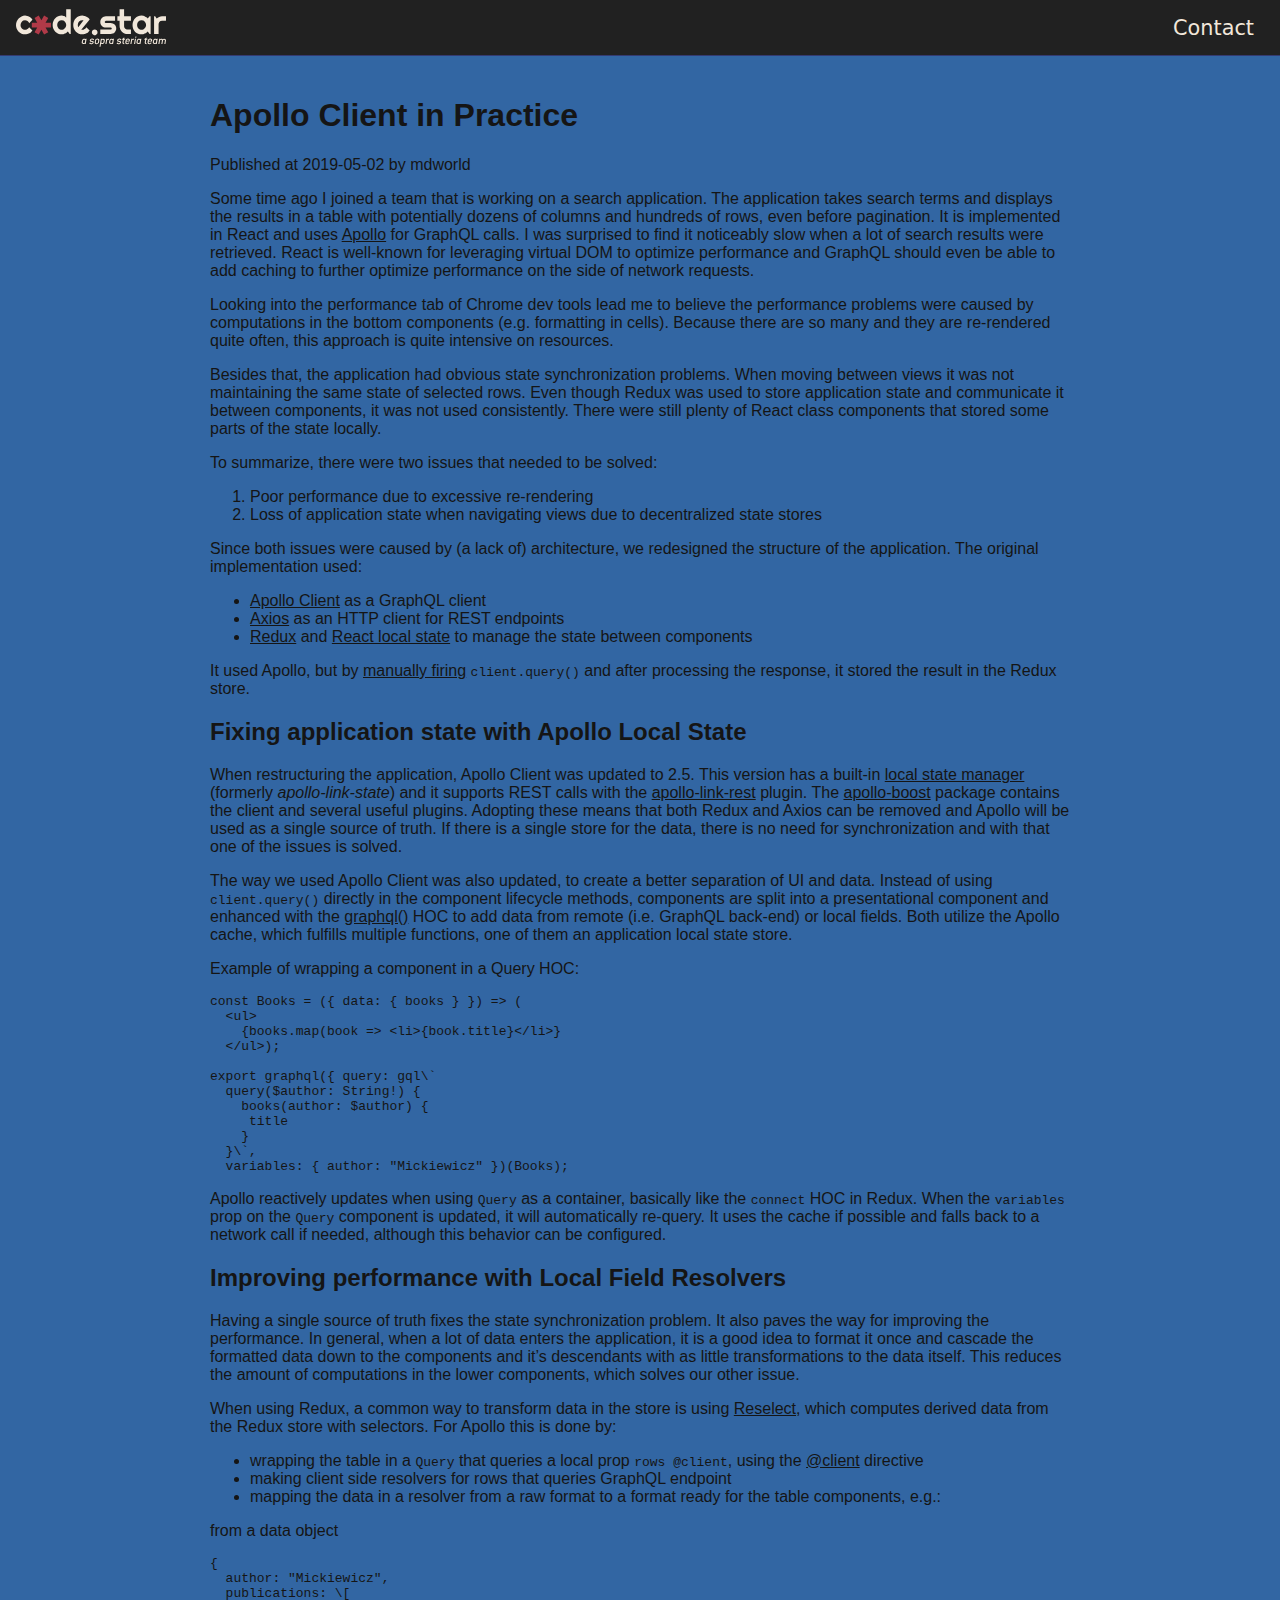
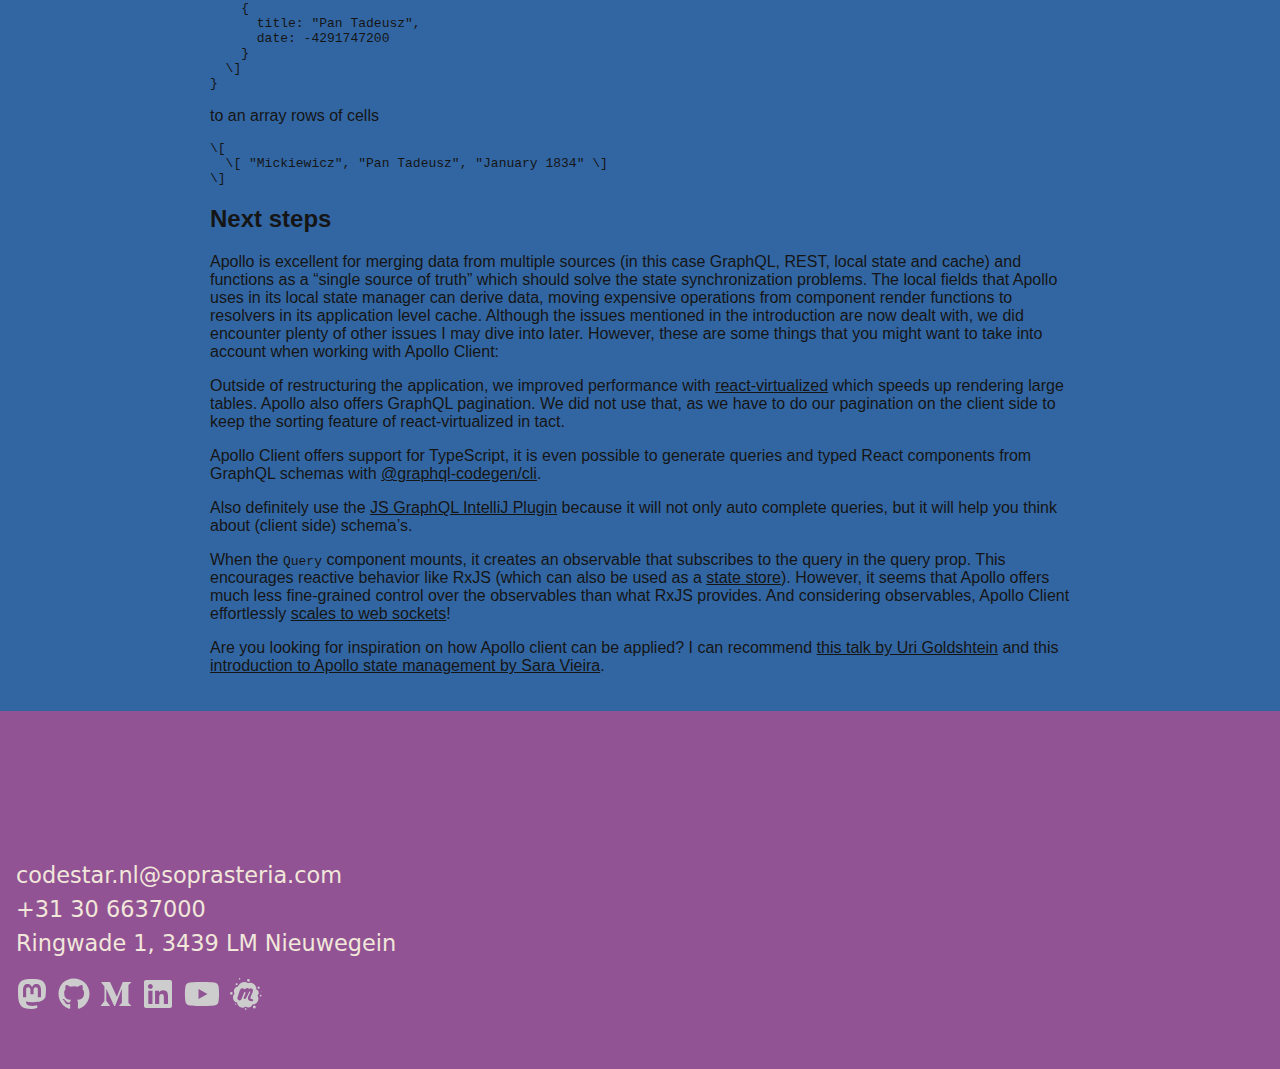
<file: articles/20190502-apollo-client-in-practice-f81434f6f8d7.html>
<!DOCTYPE html><html lang="en"><head><meta charSet="utf-8"/><meta name="viewport" content="width=device-width, initial-scale=1"/><link rel="preload" href="/_next/static/media/4cf2300e9c8272f7-s.p.woff2" as="font" crossorigin="" type="font/woff2"/><link rel="preload" href="/_next/static/media/93f479601ee12b01-s.p.woff2" as="font" crossorigin="" type="font/woff2"/><link rel="stylesheet" href="/_next/static/css/deecf931bfbdc38e.css" data-precedence="next"/><link rel="stylesheet" href="/_next/static/css/13422ae1d848e043.css" data-precedence="next"/><link rel="preload" as="script" fetchPriority="low" href="/_next/static/chunks/webpack-bafee5ae243c8c89.js"/><script src="/_next/static/chunks/4bd1b696-20882bf820444624.js" async=""></script><script src="/_next/static/chunks/517-0d7e8c6ba2452810.js" async=""></script><script src="/_next/static/chunks/main-app-b25855ec5ccc6eda.js" async=""></script><script src="/_next/static/chunks/970-4a0f7daee52c7cff.js" async=""></script><script src="/_next/static/chunks/173-77a4cc13cb7e18d3.js" async=""></script><script src="/_next/static/chunks/app/articles/%5Bslug%5D/layout-0f8ac0524a72511b.js" async=""></script><script src="/_next/static/chunks/app/articles/%5Bslug%5D/page-c42cdda36797932a.js" async=""></script><meta name="next-size-adjust" content=""/><title>Codestar</title><meta name="description" content="Codestar - a Sopra Steria team"/><link rel="icon" href="/favicon.ico" type="image/x-icon" sizes="16x16"/><script src="/_next/static/chunks/polyfills-42372ed130431b0a.js" noModule=""></script></head><body class="__variable_188709 __variable_9a8899"><nav class="TopBar_top-bar__RDkoF"><div><a href="/"><img alt="Codestar Logo" loading="lazy" width="150" height="40" decoding="async" data-nimg="1" style="color:transparent" src="/codestar_logo_cream-red.svg"/></a><ul><li><a href="https://www.linkedin.com/company/codestar-powered-by-sopra-steria/">Contact</a></li></ul></div></nav><div class="layout_content__K15KO"><main class="layout_main__Afkre"><h1>Apollo Client in Practice</h1><p>Published at <!-- -->2019-05-02<!-- --> by <!-- -->mdworld</p><p>Some time ago I joined a team that is working on a search application. The application takes search terms and displays the results in a table with potentially dozens of columns and hundreds of rows, even before pagination. It is implemented in React and uses <a href="https://www.apollographql.com/">Apollo</a> for GraphQL calls. I was surprised to find it noticeably slow when a lot of search results were retrieved. React is well-known for leveraging virtual DOM to optimize performance and GraphQL should even be able to add caching to further optimize performance on the side of network requests.</p>
<p>Looking into the performance tab of Chrome dev tools lead me to believe the performance problems were caused by computations in the bottom components (e.g. formatting in cells). Because there are so many and they are re-rendered quite often, this approach is quite intensive on resources.</p>
<p>Besides that, the application had obvious state synchronization problems. When moving between views it was not maintaining the same state of selected rows. Even though Redux was used to store application state and communicate it between components, it was not used consistently. There were still plenty of React class components that stored some parts of the state locally.</p>
<p>To summarize, there were two issues that needed to be solved:</p>
<ol>
<li>Poor performance due to excessive re-rendering</li>
<li>Loss of application state when navigating views due to decentralized state stores</li>
</ol>
<p>Since both issues were caused by (a lack of) architecture, we redesigned the structure of the application. The original implementation used:</p>
<ul>
<li><a href="https://www.apollographql.com">Apollo Client</a> as a GraphQL client</li>
<li><a href="https://github.com/axios/axios">Axios</a> as an HTTP client for REST endpoints</li>
<li><a href="https://redux.js.org">Redux</a> and <a href="https://reactjs.org/docs/hooks-reference.html#usestate">React local state</a> to manage the state between components</li>
</ul>
<p>It used Apollo, but by <a href="https://www.apollographql.com/docs/react/essentials/queries#manual-query">manually firing</a> <code>client.query()</code> and after processing the response, it stored the result in the Redux store.</p>
<h2>Fixing application state with Apollo Local State</h2>
<p>When restructuring the application, Apollo Client was updated to 2.5. This version has a built-in <a href="https://www.apollographql.com/docs/react/essentials/local-state">local state manager</a> (formerly <em>apollo-link-state</em>) and it supports REST calls with the <a href="https://www.apollographql.com/docs/link/links/rest">apollo-link-rest</a> plugin. The <a href="https://github.com/apollographql/apollo-client/tree/master/packages/apollo-boost">apollo-boost</a> package contains the client and several useful plugins. Adopting these means that both Redux and Axios can be removed and Apollo will be used as a single source of truth. If there is a single store for the data, there is no need for synchronization and with that one of the issues is solved.</p>
<p>The way we used Apollo Client was also updated, to create a better separation of UI and data. Instead of using <code>client.query()</code> directly in the component lifecycle methods, components are split into a presentational component and enhanced with the <a href="https://www.apollographql.com/docs/react/api/react-apollo#graphql">graphql()</a> HOC to add data from remote (i.e. GraphQL back-end) or local fields. Both utilize the Apollo cache, which fulfills multiple functions, one of them an application local state store.</p>
<p>Example of wrapping a component in a Query HOC:</p>
<pre><code>const Books = ({ data: { books } }) =&gt; (
  &lt;ul&gt;
    {books.map(book =&gt; &lt;li&gt;{book.title}&lt;/li&gt;}
  &lt;/ul&gt;);

export graphql({ query: gql\`
  query($author: String!) {
    books(author: $author) {
     title
    }
  }\`, 
  variables: { author: &quot;Mickiewicz&quot; })(Books);
</code></pre>
<p>Apollo reactively updates when using <code>Query</code> as a container, basically like the <code>connect</code> HOC in Redux. When the <code>variables</code> prop on the <code>Query</code> component is updated, it will automatically re-query. It uses the cache if possible and falls back to a network call if needed, although this behavior can be configured.</p>
<h2>Improving performance with Local Field Resolvers</h2>
<p>Having a single source of truth fixes the state synchronization problem. It also paves the way for improving the performance. In general, when a lot of data enters the application, it is a good idea to format it once and cascade the formatted data down to the components and it’s descendants with as little transformations to the data itself. This reduces the amount of computations in the lower components, which solves our other issue.</p>
<p>When using Redux, a common way to transform data in the store is using <a href="https://github.com/reduxjs/reselect">Reselect</a>, which computes derived data from the Redux store with selectors. For Apollo this is done by:</p>
<ul>
<li>wrapping the table in a <code>Query</code> that queries a local prop <code>rows @client</code>, using the <a href="https://www.apollographql.com/docs/react/essentials/local-state">@client</a> directive</li>
<li>making client side resolvers for rows that queries GraphQL endpoint</li>
<li>mapping the data in a resolver from a raw format to a format ready for the table components, e.g.:</li>
</ul>
<p>from a data object</p>
<pre><code>{ 
  author: &quot;Mickiewicz&quot;, 
  publications: \[ 
    { 
      title: &quot;Pan Tadeusz&quot;,
      date: -4291747200 
    } 
  \] 
}
</code></pre>
<p>to an array rows of cells</p>
<pre><code>\[
  \[ &quot;Mickiewicz&quot;, &quot;Pan Tadeusz&quot;, &quot;January 1834&quot; \]
\]
</code></pre>
<h2>Next steps</h2>
<p>Apollo is excellent for merging data from multiple sources (in this case GraphQL, REST, local state and cache) and functions as a “single source of truth” which should solve the state synchronization problems. The local fields that Apollo uses in its local state manager can derive data, moving expensive operations from component render functions to resolvers in its application level cache. Although the issues mentioned in the introduction are now dealt with, we did encounter plenty of other issues I may dive into later. However, these are some things that you might want to take into account when working with Apollo Client:</p>
<p>Outside of restructuring the application, we improved performance with <a href="https://github.com/bvaughn/react-virtualized">react-virtualized</a> which speeds up rendering large tables. Apollo also offers GraphQL pagination. We did not use that, as we have to do our pagination on the client side to keep the sorting feature of react-virtualized in tact.</p>
<p>Apollo Client offers support for TypeScript, it is even possible to generate queries and typed React components from GraphQL schemas with <a href="https://graphql-code-generator.com/">@graphql-codegen/cli</a>.</p>
<p>Also definitely use the <a href="https://jimkyndemeyer.github.io/js-graphql-intellij-plugin/">JS GraphQL IntelliJ Plugin</a> because it will not only auto complete queries, but it will help you think about (client side) schema’s.</p>
<p>When the <code>Query</code> component mounts, it creates an observable that subscribes to the query in the query prop. This encourages reactive behavior like RxJS (which can also be used as a <a href="https://github.com/mdvanes/realtime-planner">state store</a>). However, it seems that Apollo offers much less fine-grained control over the observables than what RxJS provides. And considering observables, Apollo Client effortlessly <a href="https://www.apollographql.com/docs/link/links/ws">scales to web sockets</a>!</p>
<p>Are you looking for inspiration on how Apollo client can be applied? I can recommend <a href="https://www.youtube.com/watch?v=g6Mhm9W76jY">this talk by Uri Goldshtein</a> and this <a href="https://www.youtube.com/watch?v=2RvRcnD8wHY">introduction to Apollo state management by Sara Vieira</a>.</p></main></div><footer class="Footer_footer__OYoYH"><div><ul class="contact-info"><li><a href="mailto:codestar@ordina.nl">codestar.nl@soprasteria.com</a></li><li><a href="tel:+31306637000">+31 30 6637000</a></li><li><a href="https://maps.google.com/maps?ll=52.057652,5.111462&amp;z=16&amp;t=m&amp;hl=en-GB&amp;gl=NL&amp;mapclient=embed&amp;cid=15918536717636328792" target="_blank" rel="noopener noreferrer">Ringwade 1, 3439 LM Nieuwegein</a></li></ul><p class="social-links"><a href="https://mastodon.social/@codestar" aria-label="Mastodon" rel="me"><img alt="Codestar Mastodon" loading="lazy" width="32" height="32" decoding="async" data-nimg="1" style="color:transparent" src="/mastodon_logo.svg"/></a><a href="https://github.com/code-star" aria-label="Github"><img alt="Codestar Github" loading="lazy" width="32" height="32" decoding="async" data-nimg="1" style="color:transparent" src="/github_logo.svg"/></a><a href="https://medium.com/codestar-blog" aria-label="Medium"><img alt="Codestar Medium" loading="lazy" width="32" height="32" decoding="async" data-nimg="1" style="color:transparent" src="/medium_logo.svg"/></a><a href="https://www.linkedin.com/company/codestar-powered-by-sopra-steria/" aria-label="Linkedin"><img alt="Codestar LinkedIn" loading="lazy" width="32" height="32" decoding="async" data-nimg="1" style="color:transparent" src="/linkedin_logo.svg"/></a><a href="https://www.youtube.com/channel/UCqwHhJNEUe7D-HGsX4zvKzQ" aria-label="Youtube"><img alt="Codestar Youtube" loading="lazy" width="36" height="32" decoding="async" data-nimg="1" style="color:transparent" src="/youtube_logo.svg"/></a><a href="https://www.meetup.com/Code-Star-Night" aria-label="Meetup.com"><img alt="Codestar Meetup" loading="lazy" width="32" height="32" decoding="async" data-nimg="1" style="color:transparent" src="/meetup_logo.svg"/></a></p></div></footer><script src="/_next/static/chunks/webpack-bafee5ae243c8c89.js" async=""></script><script>(self.__next_f=self.__next_f||[]).push([0])</script><script>self.__next_f.push([1,"1:\"$Sreact.fragment\"\n2:I[5244,[],\"\"]\n3:I[3866,[],\"\"]\n4:I[8173,[\"970\",\"static/chunks/970-4a0f7daee52c7cff.js\",\"173\",\"static/chunks/173-77a4cc13cb7e18d3.js\",\"571\",\"static/chunks/app/articles/%5Bslug%5D/layout-0f8ac0524a72511b.js\"],\"\"]\n5:I[7970,[\"970\",\"static/chunks/970-4a0f7daee52c7cff.js\",\"904\",\"static/chunks/app/articles/%5Bslug%5D/page-c42cdda36797932a.js\"],\"Image\"]\n7:I[6213,[],\"OutletBoundary\"]\n9:I[6213,[],\"MetadataBoundary\"]\nb:I[6213,[],\"ViewportBoundary\"]\nd:I[4835,[],\"\"]\n:HL[\"/_next/static/media/4cf2300e9c8272f7-s.p.woff2\",\"font\",{\"crossOrigin\":\"\",\"type\":\"font/woff2\"}]\n:HL[\"/_next/static/media/93f479601ee12b01-s.p.woff2\",\"font\",{\"crossOrigin\":\"\",\"type\":\"font/woff2\"}]\n:HL[\"/_next/static/css/deecf931bfbdc38e.css\",\"style\"]\n:HL[\"/_next/static/css/13422ae1d848e043.css\",\"style\"]\n"])</script><script>self.__next_f.push([1,"0:{\"P\":null,\"b\":\"nuWv889VLUOIFLUIxBwBi\",\"p\":\"\",\"c\":[\"\",\"articles\",\"20190502-apollo-client-in-practice-f81434f6f8d7\"],\"i\":false,\"f\":[[[\"\",{\"children\":[\"articles\",{\"children\":[[\"slug\",\"20190502-apollo-client-in-practice-f81434f6f8d7\",\"d\"],{\"children\":[\"__PAGE__\",{}]}]}]},\"$undefined\",\"$undefined\",true],[\"\",[\"$\",\"$1\",\"c\",{\"children\":[[[\"$\",\"link\",\"0\",{\"rel\":\"stylesheet\",\"href\":\"/_next/static/css/deecf931bfbdc38e.css\",\"precedence\":\"next\",\"crossOrigin\":\"$undefined\",\"nonce\":\"$undefined\"}]],[\"$\",\"html\",null,{\"lang\":\"en\",\"children\":[\"$\",\"body\",null,{\"className\":\"__variable_188709 __variable_9a8899\",\"children\":[\"$\",\"$L2\",null,{\"parallelRouterKey\":\"children\",\"segmentPath\":[\"children\"],\"error\":\"$undefined\",\"errorStyles\":\"$undefined\",\"errorScripts\":\"$undefined\",\"template\":[\"$\",\"$L3\",null,{}],\"templateStyles\":\"$undefined\",\"templateScripts\":\"$undefined\",\"notFound\":[[],[[\"$\",\"title\",null,{\"children\":\"404: This page could not be found.\"}],[\"$\",\"div\",null,{\"style\":{\"fontFamily\":\"system-ui,\\\"Segoe UI\\\",Roboto,Helvetica,Arial,sans-serif,\\\"Apple Color Emoji\\\",\\\"Segoe UI Emoji\\\"\",\"height\":\"100vh\",\"textAlign\":\"center\",\"display\":\"flex\",\"flexDirection\":\"column\",\"alignItems\":\"center\",\"justifyContent\":\"center\"},\"children\":[\"$\",\"div\",null,{\"children\":[[\"$\",\"style\",null,{\"dangerouslySetInnerHTML\":{\"__html\":\"body{color:#000;background:#fff;margin:0}.next-error-h1{border-right:1px solid rgba(0,0,0,.3)}@media (prefers-color-scheme:dark){body{color:#fff;background:#000}.next-error-h1{border-right:1px solid rgba(255,255,255,.3)}}\"}}],[\"$\",\"h1\",null,{\"className\":\"next-error-h1\",\"style\":{\"display\":\"inline-block\",\"margin\":\"0 20px 0 0\",\"padding\":\"0 23px 0 0\",\"fontSize\":24,\"fontWeight\":500,\"verticalAlign\":\"top\",\"lineHeight\":\"49px\"},\"children\":404}],[\"$\",\"div\",null,{\"style\":{\"display\":\"inline-block\"},\"children\":[\"$\",\"h2\",null,{\"style\":{\"fontSize\":14,\"fontWeight\":400,\"lineHeight\":\"49px\",\"margin\":0},\"children\":\"This page could not be found.\"}]}]]}]}]]],\"forbidden\":\"$undefined\",\"unauthorized\":\"$undefined\"}]}]}]]}],{\"children\":[\"articles\",[\"$\",\"$1\",\"c\",{\"children\":[null,[\"$\",\"$L2\",null,{\"parallelRouterKey\":\"children\",\"segmentPath\":[\"children\",\"articles\",\"children\"],\"error\":\"$undefined\",\"errorStyles\":\"$undefined\",\"errorScripts\":\"$undefined\",\"template\":[\"$\",\"$L3\",null,{}],\"templateStyles\":\"$undefined\",\"templateScripts\":\"$undefined\",\"notFound\":\"$undefined\",\"forbidden\":\"$undefined\",\"unauthorized\":\"$undefined\"}]]}],{\"children\":[[\"slug\",\"20190502-apollo-client-in-practice-f81434f6f8d7\",\"d\"],[\"$\",\"$1\",\"c\",{\"children\":[[[\"$\",\"link\",\"0\",{\"rel\":\"stylesheet\",\"href\":\"/_next/static/css/13422ae1d848e043.css\",\"precedence\":\"next\",\"crossOrigin\":\"$undefined\",\"nonce\":\"$undefined\"}]],[null,[\"$\",\"nav\",null,{\"className\":\"TopBar_top-bar__RDkoF\",\"children\":[\"$\",\"div\",null,{\"children\":[[\"$\",\"$L4\",null,{\"href\":\"/\",\"children\":[\"$\",\"$L5\",null,{\"src\":\"/codestar_logo_cream-red.svg\",\"alt\":\"Codestar Logo\",\"width\":150,\"height\":40}]}],[\"$\",\"ul\",null,{\"children\":[\"$\",\"li\",null,{\"children\":[\"$\",\"a\",null,{\"href\":\"https://www.linkedin.com/company/codestar-powered-by-sopra-steria/\",\"children\":\"Contact\"}]}]}]]}]}],[\"$\",\"div\",null,{\"className\":\"layout_content__K15KO\",\"children\":[\"$\",\"main\",null,{\"className\":\"layout_main__Afkre\",\"children\":[\"$\",\"$L2\",null,{\"parallelRouterKey\":\"children\",\"segmentPath\":[\"children\",\"articles\",\"children\",\"$0:f:0:1:2:children:2:children:0\",\"children\"],\"error\":\"$undefined\",\"errorStyles\":\"$undefined\",\"errorScripts\":\"$undefined\",\"template\":[\"$\",\"$L3\",null,{}],\"templateStyles\":\"$undefined\",\"templateScripts\":\"$undefined\",\"notFound\":\"$undefined\",\"forbidden\":\"$undefined\",\"unauthorized\":\"$undefined\"}]}]}],[\"$\",\"footer\",null,{\"className\":\"Footer_footer__OYoYH\",\"children\":[\"$\",\"div\",null,{\"children\":[[\"$\",\"ul\",null,{\"className\":\"contact-info\",\"children\":[[\"$\",\"li\",null,{\"children\":[\"$\",\"a\",null,{\"href\":\"mailto:codestar@ordina.nl\",\"children\":\"codestar.nl@soprasteria.com\"}]}],[\"$\",\"li\",null,{\"children\":[\"$\",\"a\",null,{\"href\":\"tel:+31306637000\",\"children\":\"+31 30 6637000\"}]}],[\"$\",\"li\",null,{\"children\":[\"$\",\"a\",null,{\"href\":\"https://maps.google.com/maps?ll=52.057652,5.111462\u0026z=16\u0026t=m\u0026hl=en-GB\u0026gl=NL\u0026mapclient=embed\u0026cid=15918536717636328792\",\"target\":\"_blank\",\"rel\":\"noopener noreferrer\",\"children\":\"Ringwade 1, 3439 LM Nieuwegein\"}]}]]}],[\"$\",\"p\",null,{\"className\":\"social-links\",\"children\":[[\"$\",\"a\",null,{\"href\":\"https://mastodon.social/@codestar\",\"aria-label\":\"Mastodon\",\"rel\":\"me\",\"children\":[\"$\",\"$L5\",null,{\"src\":\"/mastodon_logo.svg\",\"alt\":\"Codestar Mastodon\",\"width\":32,\"height\":32}]}],[\"$\",\"a\",null,{\"href\":\"https://github.com/code-star\",\"aria-label\":\"Github\",\"children\":[\"$\",\"$L5\",null,{\"src\":\"/github_logo.svg\",\"alt\":\"Codestar Github\",\"width\":32,\"height\":32}]}],[\"$\",\"a\",null,{\"href\":\"https://medium.com/codestar-blog\",\"aria-label\":\"Medium\",\"children\":[\"$\",\"$L5\",null,{\"src\":\"/medium_logo.svg\",\"alt\":\"Codestar Medium\",\"width\":32,\"height\":32}]}],[\"$\",\"a\",null,{\"href\":\"https://www.linkedin.com/company/codestar-powered-by-sopra-steria/\",\"aria-label\":\"Linkedin\",\"children\":[\"$\",\"$L5\",null,{\"src\":\"/linkedin_logo.svg\",\"alt\":\"Codestar LinkedIn\",\"width\":32,\"height\":32}]}],[\"$\",\"a\",null,{\"href\":\"https://www.youtube.com/channel/UCqwHhJNEUe7D-HGsX4zvKzQ\",\"aria-label\":\"Youtube\",\"children\":[\"$\",\"$L5\",null,{\"src\":\"/youtube_logo.svg\",\"alt\":\"Codestar Youtube\",\"width\":36,\"height\":32}]}],[\"$\",\"a\",null,{\"href\":\"https://www.meetup.com/Code-Star-Night\",\"aria-label\":\"Meetup.com\",\"children\":[\"$\",\"$L5\",null,{\"src\":\"/meetup_logo.svg\",\"alt\":\"Codestar Meetup\",\"width\":32,\"height\":32}]}]]}]]}]}]]]}],{\"children\":[\"__PAGE__\",[\"$\",\"$1\",\"c\",{\"children\":[\"$L6\",null,[\"$\",\"$L7\",null,{\"children\":\"$L8\"}]]}],{},null,false]},null,false]},null,false]},null,false],[\"$\",\"$1\",\"h\",{\"children\":[null,[\"$\",\"$1\",\"PvXws2DdhlOA-nV2Jj9Pf\",{\"children\":[[\"$\",\"$L9\",null,{\"children\":\"$La\"}],[\"$\",\"$Lb\",null,{\"children\":\"$Lc\"}],[\"$\",\"meta\",null,{\"name\":\"next-size-adjust\",\"content\":\"\"}]]}]]}],false]],\"m\":\"$undefined\",\"G\":[\"$d\",\"$undefined\"],\"s\":false,\"S\":true}\n"])</script><script>self.__next_f.push([1,"e:I[9214,[\"970\",\"static/chunks/970-4a0f7daee52c7cff.js\",\"904\",\"static/chunks/app/articles/%5Bslug%5D/page-c42cdda36797932a.js\"],\"PreloadChunks\"]\n6:[[\"$\",\"h1\",null,{\"children\":\"Apollo Client in Practice\"}],[\"$\",\"p\",null,{\"children\":[\"Published at \",\"2019-05-02\",\" by \",\"mdworld\"]}],[[\"$\",\"$Le\",null,{\"moduleIds\":\"$undefined\"}],\"$Lf\"]]\n"])</script><script>self.__next_f.push([1,"f:[[\"$\",\"p\",null,{\"children\":[\"Some time ago I joined a team that is working on a search application. The application takes search terms and displays the results in a table with potentially dozens of columns and hundreds of rows, even before pagination. It is implemented in React and uses \",[\"$\",\"a\",null,{\"href\":\"https://www.apollographql.com/\",\"children\":\"Apollo\"}],\" for GraphQL calls. I was surprised to find it noticeably slow when a lot of search results were retrieved. React is well-known for leveraging virtual DOM to optimize performance and GraphQL should even be able to add caching to further optimize performance on the side of network requests.\"]}],\"\\n\",[\"$\",\"p\",null,{\"children\":\"Looking into the performance tab of Chrome dev tools lead me to believe the performance problems were caused by computations in the bottom components (e.g. formatting in cells). Because there are so many and they are re-rendered quite often, this approach is quite intensive on resources.\"}],\"\\n\",[\"$\",\"p\",null,{\"children\":\"Besides that, the application had obvious state synchronization problems. When moving between views it was not maintaining the same state of selected rows. Even though Redux was used to store application state and communicate it between components, it was not used consistently. There were still plenty of React class components that stored some parts of the state locally.\"}],\"\\n\",[\"$\",\"p\",null,{\"children\":\"To summarize, there were two issues that needed to be solved:\"}],\"\\n\",[\"$\",\"ol\",null,{\"children\":[\"\\n\",[\"$\",\"li\",null,{\"children\":\"Poor performance due to excessive re-rendering\"}],\"\\n\",[\"$\",\"li\",null,{\"children\":\"Loss of application state when navigating views due to decentralized state stores\"}],\"\\n\"]}],\"\\n\",[\"$\",\"p\",null,{\"children\":\"Since both issues were caused by (a lack of) architecture, we redesigned the structure of the application. The original implementation used:\"}],\"\\n\",[\"$\",\"ul\",null,{\"children\":[\"\\n\",[\"$\",\"li\",null,{\"children\":[[\"$\",\"a\",null,{\"href\":\"https://www.apollographql.com\",\"children\":\"Apollo Client\"}],\" as a GraphQL client\"]}],\"\\n\",[\"$\",\"li\",null,{\"children\":[[\"$\",\"a\",null,{\"href\":\"https://github.com/axios/axios\",\"children\":\"Axios\"}],\" as an HTTP client for REST endpoints\"]}],\"\\n\",[\"$\",\"li\",null,{\"children\":[[\"$\",\"a\",null,{\"href\":\"https://redux.js.org\",\"children\":\"Redux\"}],\" and \",[\"$\",\"a\",null,{\"href\":\"https://reactjs.org/docs/hooks-reference.html#usestate\",\"children\":\"React local state\"}],\" to manage the state between components\"]}],\"\\n\"]}],\"\\n\",[\"$\",\"p\",null,{\"children\":[\"It used Apollo, but by \",[\"$\",\"a\",null,{\"href\":\"https://www.apollographql.com/docs/react/essentials/queries#manual-query\",\"children\":\"manually firing\"}],\" \",[\"$\",\"code\",null,{\"children\":\"client.query()\"}],\" and after processing the response, it stored the result in the Redux store.\"]}],\"\\n\",[\"$\",\"h2\",null,{\"children\":\"Fixing application state with Apollo Local State\"}],\"\\n\",[\"$\",\"p\",null,{\"children\":[\"When restructuring the application, Apollo Client was updated to 2.5. This version has a built-in \",[\"$\",\"a\",null,{\"href\":\"https://www.apollographql.com/docs/react/essentials/local-state\",\"children\":\"local state manager\"}],\" (formerly \",[\"$\",\"em\",null,{\"children\":\"apollo-link-state\"}],\") and it supports REST calls with the \",[\"$\",\"a\",null,{\"href\":\"https://www.apollographql.com/docs/link/links/rest\",\"children\":\"apollo-link-rest\"}],\" plugin. The \",[\"$\",\"a\",null,{\"href\":\"https://github.com/apollographql/apollo-client/tree/master/packages/apollo-boost\",\"children\":\"apollo-boost\"}],\" package contains the client and several useful plugins. Adopting these means that both Redux and Axios can be removed and Apollo will be used as a single source of truth. If there is a single store for the data, there is no need for synchronization and with that one of the issues is solved.\"]}],\"\\n\",[\"$\",\"p\",null,{\"children\":[\"The way we used Apollo Client was also updated, to create a better separation of UI and data. Instead of using \",[\"$\",\"code\",null,{\"children\":\"client.query()\"}],\" directly in the component lifecycle methods, components are split into a presentational component and enhanced with the \",[\"$\",\"a\",null,{\"href\":\"https://www.apollographql.com/docs/react/api/react-apollo#graphql\",\"children\":\"graphql()\"}],\" HOC to add data from remote (i.e. GraphQL back-end) or local fields. Both utilize the Apollo cache, which fulfills multiple functions, one of them an application local state store.\"]}],\"\\n\",[\"$\",\"p\",null,{\"children\":\"Example of wrapping a component in a Query HOC:\"}],\"\\n\",[\"$\",\"pre\",null,{\"children\":[\"$\",\"code\",null,{\"children\":\"const Books = ({ data: { books } }) =\u003e (\\n  \u003cul\u003e\\n    {books.map(book =\u003e \u003cli\u003e{book.title}\u003c/li\u003e}\\n  \u003c/ul\u003e);\\n\\nexport graphql({ query: gql\\\\`\\n  query($author: String!) {\\n    books(author: $author) {\\n     title\\n    }\\n  }\\\\`, \\n  variables: { author: \\\"Mickiewicz\\\" })(Books);\\n\"}]}],\"\\n\",[\"$\",\"p\",null,{\"children\":[\"Apollo reactively updates when using \",[\"$\",\"code\",null,{\"children\":\"Query\"}],\" as a container, basically like the \",[\"$\",\"code\",null,{\"children\":\"connect\"}],\" HOC in Redux. When the \",[\"$\",\"code\",null,{\"children\":\"variables\"}],\" prop on the \",[\"$\",\"code\",null,{\"children\":\"Query\"}],\" component is updated, it will automatically re-query. It uses the cache if possible and falls back to a network call if needed, although this behavior can be configured.\"]}],\"\\n\",[\"$\",\"h2\",null,{\"children\":\"Improving performance with Local Field Resolvers\"}],\"\\n\",[\"$\",\"p\",null,{\"children\":\"Having a single source of truth fixes the state synchronization problem. It also paves the way for improving the performance. In general, when a lot of data enters the application, it is a good idea to format it once and cascade the formatted data down to the components and it’s descendants with as little transformations to the data itself. This reduces the amount of computations in the lower components, which solves our other issue.\"}],\"\\n\",[\"$\",\"p\",null,{\"children\":[\"When using Redux, a common way to transform data in the store is using \",[\"$\",\"a\",null,{\"href\":\"https://github.com/reduxjs/reselect\",\"children\":\"Reselect\"}],\", which computes derived data from the Redux store with selectors. For Apollo this is done by:\"]}],\"\\n\",[\"$\",\"ul\",null,{\"children\":[\"\\n\",[\"$\",\"li\",null,{\"children\":[\"wrapping the table in a \",[\"$\",\"code\",null,{\"children\":\"Query\"}],\" that queries a local prop \",[\"$\",\"code\",null,{\"children\":\"rows @client\"}],\", using the \",[\"$\",\"a\",null,{\"href\":\"https://www.apollographql.com/docs/react/essentials/local-state\",\"children\":\"@client\"}],\" directive\"]}],\"\\n\",[\"$\",\"li\",null,{\"children\":\"making client side resolvers for rows that queries GraphQL endpoint\"}],\"\\n\",[\"$\",\"li\",null,{\"children\":\"mapping the data in a resolver from a raw format to a format ready for the table components, e.g.:\"}],\"\\n\"]}],\"\\n\",[\"$\",\"p\",null,{\"children\":\"from a data object\"}],\"\\n\",[\"$\",\"pre\",null,{\"children\":[\"$\",\"code\",null,{\"children\":\"{ \\n  author: \\\"Mickiewicz\\\", \\n  publications: \\\\[ \\n    { \\n      title: \\\"Pan Tadeusz\\\",\\n      date: -4291747200 \\n    } \\n  \\\\] \\n}\\n\"}]}],\"\\n\",[\"$\",\"p\",null,{\"children\":\"to an array rows of cells\"}],\"\\n\",[\"$\",\"pre\",null,{\"children\":[\"$\",\"code\",null,{\"children\":\"\\\\[\\n  \\\\[ \\\"Mickiewicz\\\", \\\"Pan Tadeusz\\\", \\\"January 1834\\\" \\\\]\\n\\\\]\\n\"}]}],\"\\n\",[\"$\",\"h2\",null,{\"children\":\"Next steps\"}],\"\\n\",[\"$\",\"p\",null,{\"children\":\"Apollo is excellent for merging data from multiple sources (in this case GraphQL, REST, local state and cache) and functions as a “single source of truth” which should solve the state synchronization problems. The local fields that Apollo uses in its local state manager can derive data, moving expensive operations from component render functions to resolvers in its application level cache. Although the issues mentioned in the introduction are now dealt with, we did encounter plenty of other issues I may dive into later. However, these are some things that you might want to take into account when working with Apollo Client:\"}],\"\\n\",[\"$\",\"p\",null,{\"children\":[\"Outside of restructuring the application, we improved performance with \",[\"$\",\"a\",null,{\"href\":\"https://github.com/bvaughn/react-virtualized\",\"children\":\"react-virtualized\"}],\" which speeds up rendering large tables. Apollo also offers GraphQL pagination. We did not use that, as we have to do our pagination on the client side to keep the sorting feature of react-virtualized in tact.\"]}],\"\\n\",[\"$\",\"p\",null,{\"children\":[\"Apollo Client offers support for TypeScript, it is even possible to generate queries and typed React components from GraphQL schemas with \",[\"$\",\"a\",null,{\"href\":\"https://graphql-code-generator.com/\",\"children\":\"@graphql-codegen/cli\"}],\".\"]}],\"\\n\",[\"$\",\"p\",null,{\"children\":[\"Also definitely use the \",[\"$\",\"a\",null,{\"href\":\"https://jimkyndemeyer.github.io/js-graphql-intellij-plugin/\",\"children\":\"JS GraphQL IntelliJ Plugin\"}],\" because it will not only auto complete queries, but it will help you think about (client side) schema’s.\"]}],\"\\n\",[\"$\",\"p\",null,{\"children\":[\"When the \",[\"$\",\"code\",null,{\"children\":\"Query\"}],\" component mounts, it creates an observable that subscribes to the query in the query prop. This encourages reactive behavior like RxJS (which can also be used as a \",[\"$\",\"a\",null,{\"href\":\"https://github.com/mdvanes/realtime-planner\",\"children\":\"state store\"}],\"). However, it seems that Apollo offers much less fine-grained control over the observables than what RxJS provides. And considering observables, Apollo Client effortlessly \",[\"$\",\"a\",null,{\"href\":\"https://www.apollographql.com/docs/link/links/ws\",\"children\":\"scales to web sockets\"}],\"!\"]}],\"\\n\",[\"$\",\"p\",null,{\"children\":[\"Are you looking for inspiration on how Apollo client can be applied? I can recommend \",[\"$\",\"a\",null,{\"href\":\"https://www.youtube.com/watch?v=g6Mhm9W76jY\",\"children\":\"this talk by Uri Goldshtein\"}],\" and this \",[\"$\",\"a\",null,{\"href\":\"https://www.youtube.com/watch?v=2RvRcnD8wHY\",\"children\":\"introduction to Apollo state management by Sara Vieira\"}],\".\"]}]]\n"])</script><script>self.__next_f.push([1,"c:[[\"$\",\"meta\",\"0\",{\"name\":\"viewport\",\"content\":\"width=device-width, initial-scale=1\"}]]\na:[[\"$\",\"meta\",\"0\",{\"charSet\":\"utf-8\"}],[\"$\",\"title\",\"1\",{\"children\":\"Codestar\"}],[\"$\",\"meta\",\"2\",{\"name\":\"description\",\"content\":\"Codestar - a Sopra Steria team\"}],[\"$\",\"link\",\"3\",{\"rel\":\"icon\",\"href\":\"/favicon.ico\",\"type\":\"image/x-icon\",\"sizes\":\"16x16\"}]]\n"])</script><script>self.__next_f.push([1,"8:null\n"])</script></body></html>
</file>
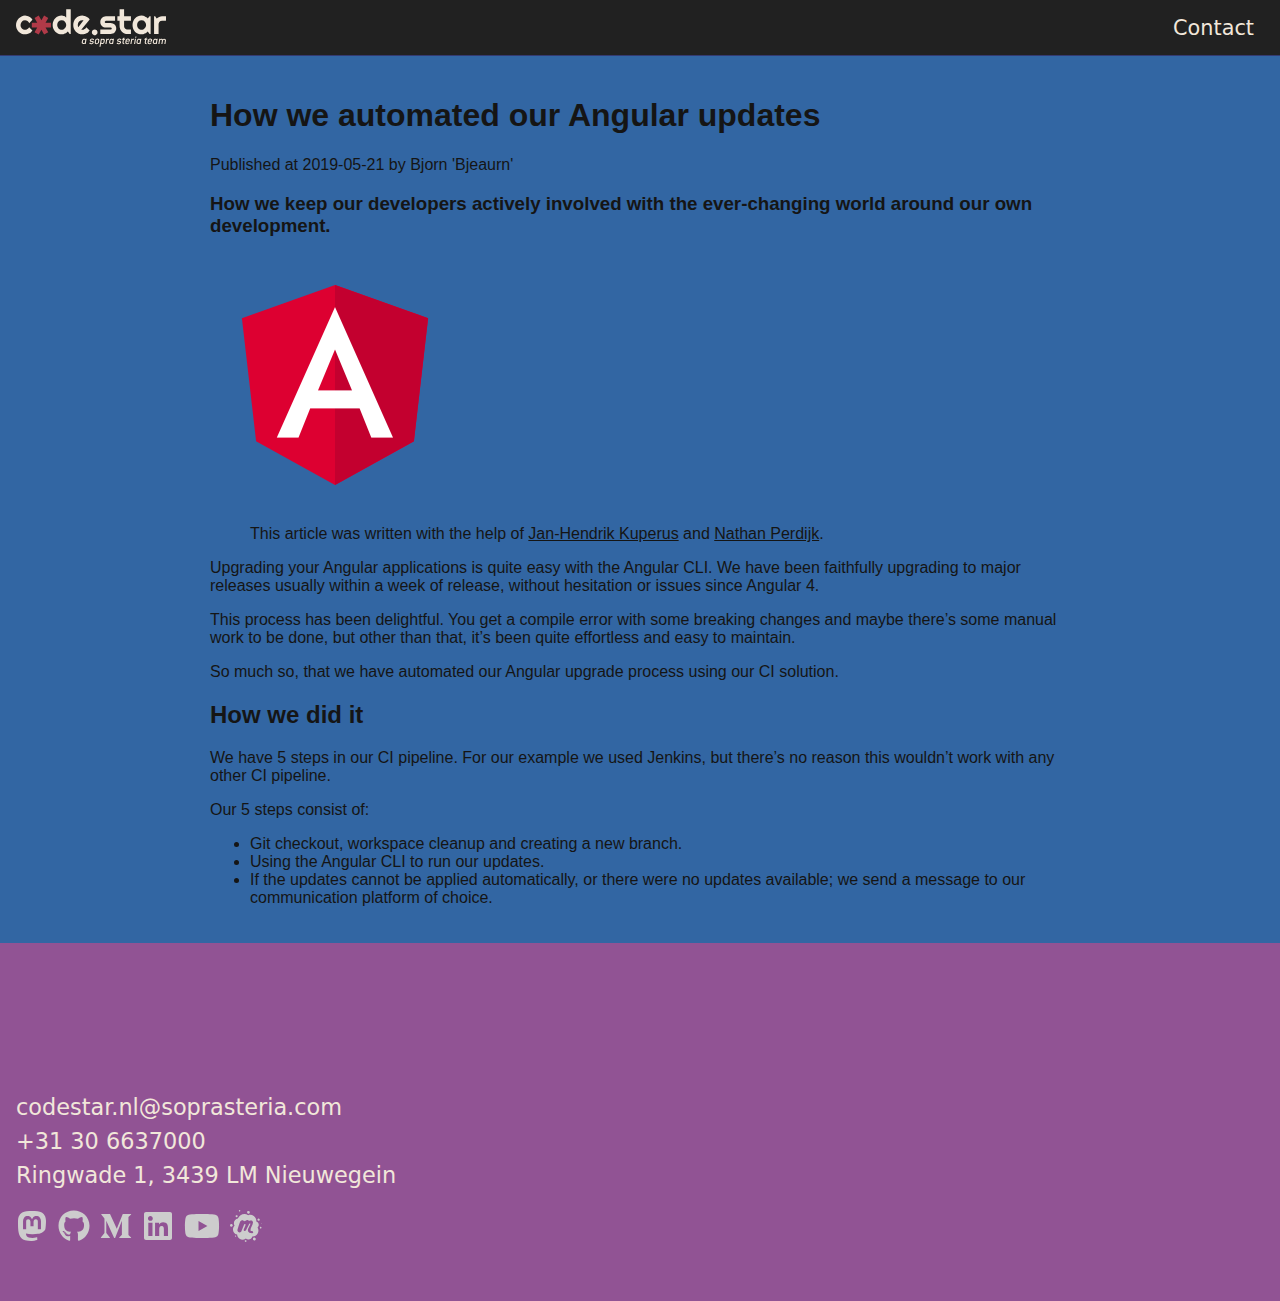
<file: articles/20190521-how-we-automated-our-angular-updates-9790212aa211.html>
<!DOCTYPE html><html lang="en"><head><meta charSet="utf-8"/><meta name="viewport" content="width=device-width, initial-scale=1"/><link rel="preload" href="/_next/static/media/4cf2300e9c8272f7-s.p.woff2" as="font" crossorigin="" type="font/woff2"/><link rel="preload" href="/_next/static/media/93f479601ee12b01-s.p.woff2" as="font" crossorigin="" type="font/woff2"/><link rel="preload" as="image" href="/articles/images/1ZEGWmf7hHjjJsDOXVB_c9A.png"/><link rel="stylesheet" href="/_next/static/css/deecf931bfbdc38e.css" data-precedence="next"/><link rel="stylesheet" href="/_next/static/css/13422ae1d848e043.css" data-precedence="next"/><link rel="preload" as="script" fetchPriority="low" href="/_next/static/chunks/webpack-bafee5ae243c8c89.js"/><script src="/_next/static/chunks/4bd1b696-20882bf820444624.js" async=""></script><script src="/_next/static/chunks/517-0d7e8c6ba2452810.js" async=""></script><script src="/_next/static/chunks/main-app-b25855ec5ccc6eda.js" async=""></script><script src="/_next/static/chunks/970-4a0f7daee52c7cff.js" async=""></script><script src="/_next/static/chunks/173-77a4cc13cb7e18d3.js" async=""></script><script src="/_next/static/chunks/app/articles/%5Bslug%5D/layout-0f8ac0524a72511b.js" async=""></script><script src="/_next/static/chunks/app/articles/%5Bslug%5D/page-c42cdda36797932a.js" async=""></script><meta name="next-size-adjust" content=""/><title>Codestar</title><meta name="description" content="Codestar - a Sopra Steria team"/><link rel="icon" href="/favicon.ico" type="image/x-icon" sizes="16x16"/><script src="/_next/static/chunks/polyfills-42372ed130431b0a.js" noModule=""></script></head><body class="__variable_188709 __variable_9a8899"><nav class="TopBar_top-bar__RDkoF"><div><a href="/"><img alt="Codestar Logo" loading="lazy" width="150" height="40" decoding="async" data-nimg="1" style="color:transparent" src="/codestar_logo_cream-red.svg"/></a><ul><li><a href="https://www.linkedin.com/company/codestar-powered-by-sopra-steria/">Contact</a></li></ul></div></nav><div class="layout_content__K15KO"><main class="layout_main__Afkre"><h1>How we automated our Angular updates</h1><p>Published at <!-- -->2019-05-21<!-- --> by <!-- -->Bjorn &#x27;Bjeaurn&#x27;</p><h3>How we keep our developers actively involved with the ever-changing world around our own development.</h3>
<img src="/articles/images/1ZEGWmf7hHjjJsDOXVB_c9A.png" alt="" width="250"/>
<blockquote>
<p>This article was written with the help of <a href="https://medium.com/u/3fb0a5abe9b8">Jan-Hendrik Kuperus</a> and <a href="https://medium.com/u/a2ee7eceb76f">Nathan Perdijk</a>.</p>
</blockquote>
<p>Upgrading your Angular applications is quite easy with the Angular CLI. We have been faithfully upgrading to major releases usually within a week of release, without hesitation or issues since Angular 4.</p>
<p>This process has been delightful. You get a compile error with some breaking changes and maybe there’s some manual work to be done, but other than that, it’s been quite effortless and easy to maintain.</p>
<p>So much so, that we have automated our Angular upgrade process using our CI solution.</p>
<h2>How we did it</h2>
<p>We have 5 steps in our CI pipeline. For our example we used Jenkins, but there’s no reason this wouldn’t work with any other CI pipeline.</p>
<p>Our 5 steps consist of:</p>
<ul>
<li>Git checkout, workspace cleanup and creating a new branch.</li>
<li>Using the Angular CLI to run our updates.</li>
<li>If the updates cannot be applied automatically, or there were no updates available; we send a message to our communication platform of choice.</li>
</ul></main></div><footer class="Footer_footer__OYoYH"><div><ul class="contact-info"><li><a href="mailto:codestar@ordina.nl">codestar.nl@soprasteria.com</a></li><li><a href="tel:+31306637000">+31 30 6637000</a></li><li><a href="https://maps.google.com/maps?ll=52.057652,5.111462&amp;z=16&amp;t=m&amp;hl=en-GB&amp;gl=NL&amp;mapclient=embed&amp;cid=15918536717636328792" target="_blank" rel="noopener noreferrer">Ringwade 1, 3439 LM Nieuwegein</a></li></ul><p class="social-links"><a href="https://mastodon.social/@codestar" aria-label="Mastodon" rel="me"><img alt="Codestar Mastodon" loading="lazy" width="32" height="32" decoding="async" data-nimg="1" style="color:transparent" src="/mastodon_logo.svg"/></a><a href="https://github.com/code-star" aria-label="Github"><img alt="Codestar Github" loading="lazy" width="32" height="32" decoding="async" data-nimg="1" style="color:transparent" src="/github_logo.svg"/></a><a href="https://medium.com/codestar-blog" aria-label="Medium"><img alt="Codestar Medium" loading="lazy" width="32" height="32" decoding="async" data-nimg="1" style="color:transparent" src="/medium_logo.svg"/></a><a href="https://www.linkedin.com/company/codestar-powered-by-sopra-steria/" aria-label="Linkedin"><img alt="Codestar LinkedIn" loading="lazy" width="32" height="32" decoding="async" data-nimg="1" style="color:transparent" src="/linkedin_logo.svg"/></a><a href="https://www.youtube.com/channel/UCqwHhJNEUe7D-HGsX4zvKzQ" aria-label="Youtube"><img alt="Codestar Youtube" loading="lazy" width="36" height="32" decoding="async" data-nimg="1" style="color:transparent" src="/youtube_logo.svg"/></a><a href="https://www.meetup.com/Code-Star-Night" aria-label="Meetup.com"><img alt="Codestar Meetup" loading="lazy" width="32" height="32" decoding="async" data-nimg="1" style="color:transparent" src="/meetup_logo.svg"/></a></p></div></footer><script src="/_next/static/chunks/webpack-bafee5ae243c8c89.js" async=""></script><script>(self.__next_f=self.__next_f||[]).push([0])</script><script>self.__next_f.push([1,"1:\"$Sreact.fragment\"\n2:I[5244,[],\"\"]\n3:I[3866,[],\"\"]\n4:I[8173,[\"970\",\"static/chunks/970-4a0f7daee52c7cff.js\",\"173\",\"static/chunks/173-77a4cc13cb7e18d3.js\",\"571\",\"static/chunks/app/articles/%5Bslug%5D/layout-0f8ac0524a72511b.js\"],\"\"]\n5:I[7970,[\"970\",\"static/chunks/970-4a0f7daee52c7cff.js\",\"904\",\"static/chunks/app/articles/%5Bslug%5D/page-c42cdda36797932a.js\"],\"Image\"]\n7:I[6213,[],\"OutletBoundary\"]\n9:I[6213,[],\"MetadataBoundary\"]\nb:I[6213,[],\"ViewportBoundary\"]\nd:I[4835,[],\"\"]\n:HL[\"/_next/static/media/4cf2300e9c8272f7-s.p.woff2\",\"font\",{\"crossOrigin\":\"\",\"type\":\"font/woff2\"}]\n:HL[\"/_next/static/media/93f479601ee12b01-s.p.woff2\",\"font\",{\"crossOrigin\":\"\",\"type\":\"font/woff2\"}]\n:HL[\"/_next/static/css/deecf931bfbdc38e.css\",\"style\"]\n:HL[\"/_next/static/css/13422ae1d848e043.css\",\"style\"]\n"])</script><script>self.__next_f.push([1,"0:{\"P\":null,\"b\":\"nuWv889VLUOIFLUIxBwBi\",\"p\":\"\",\"c\":[\"\",\"articles\",\"20190521-how-we-automated-our-angular-updates-9790212aa211\"],\"i\":false,\"f\":[[[\"\",{\"children\":[\"articles\",{\"children\":[[\"slug\",\"20190521-how-we-automated-our-angular-updates-9790212aa211\",\"d\"],{\"children\":[\"__PAGE__\",{}]}]}]},\"$undefined\",\"$undefined\",true],[\"\",[\"$\",\"$1\",\"c\",{\"children\":[[[\"$\",\"link\",\"0\",{\"rel\":\"stylesheet\",\"href\":\"/_next/static/css/deecf931bfbdc38e.css\",\"precedence\":\"next\",\"crossOrigin\":\"$undefined\",\"nonce\":\"$undefined\"}]],[\"$\",\"html\",null,{\"lang\":\"en\",\"children\":[\"$\",\"body\",null,{\"className\":\"__variable_188709 __variable_9a8899\",\"children\":[\"$\",\"$L2\",null,{\"parallelRouterKey\":\"children\",\"segmentPath\":[\"children\"],\"error\":\"$undefined\",\"errorStyles\":\"$undefined\",\"errorScripts\":\"$undefined\",\"template\":[\"$\",\"$L3\",null,{}],\"templateStyles\":\"$undefined\",\"templateScripts\":\"$undefined\",\"notFound\":[[],[[\"$\",\"title\",null,{\"children\":\"404: This page could not be found.\"}],[\"$\",\"div\",null,{\"style\":{\"fontFamily\":\"system-ui,\\\"Segoe UI\\\",Roboto,Helvetica,Arial,sans-serif,\\\"Apple Color Emoji\\\",\\\"Segoe UI Emoji\\\"\",\"height\":\"100vh\",\"textAlign\":\"center\",\"display\":\"flex\",\"flexDirection\":\"column\",\"alignItems\":\"center\",\"justifyContent\":\"center\"},\"children\":[\"$\",\"div\",null,{\"children\":[[\"$\",\"style\",null,{\"dangerouslySetInnerHTML\":{\"__html\":\"body{color:#000;background:#fff;margin:0}.next-error-h1{border-right:1px solid rgba(0,0,0,.3)}@media (prefers-color-scheme:dark){body{color:#fff;background:#000}.next-error-h1{border-right:1px solid rgba(255,255,255,.3)}}\"}}],[\"$\",\"h1\",null,{\"className\":\"next-error-h1\",\"style\":{\"display\":\"inline-block\",\"margin\":\"0 20px 0 0\",\"padding\":\"0 23px 0 0\",\"fontSize\":24,\"fontWeight\":500,\"verticalAlign\":\"top\",\"lineHeight\":\"49px\"},\"children\":404}],[\"$\",\"div\",null,{\"style\":{\"display\":\"inline-block\"},\"children\":[\"$\",\"h2\",null,{\"style\":{\"fontSize\":14,\"fontWeight\":400,\"lineHeight\":\"49px\",\"margin\":0},\"children\":\"This page could not be found.\"}]}]]}]}]]],\"forbidden\":\"$undefined\",\"unauthorized\":\"$undefined\"}]}]}]]}],{\"children\":[\"articles\",[\"$\",\"$1\",\"c\",{\"children\":[null,[\"$\",\"$L2\",null,{\"parallelRouterKey\":\"children\",\"segmentPath\":[\"children\",\"articles\",\"children\"],\"error\":\"$undefined\",\"errorStyles\":\"$undefined\",\"errorScripts\":\"$undefined\",\"template\":[\"$\",\"$L3\",null,{}],\"templateStyles\":\"$undefined\",\"templateScripts\":\"$undefined\",\"notFound\":\"$undefined\",\"forbidden\":\"$undefined\",\"unauthorized\":\"$undefined\"}]]}],{\"children\":[[\"slug\",\"20190521-how-we-automated-our-angular-updates-9790212aa211\",\"d\"],[\"$\",\"$1\",\"c\",{\"children\":[[[\"$\",\"link\",\"0\",{\"rel\":\"stylesheet\",\"href\":\"/_next/static/css/13422ae1d848e043.css\",\"precedence\":\"next\",\"crossOrigin\":\"$undefined\",\"nonce\":\"$undefined\"}]],[null,[\"$\",\"nav\",null,{\"className\":\"TopBar_top-bar__RDkoF\",\"children\":[\"$\",\"div\",null,{\"children\":[[\"$\",\"$L4\",null,{\"href\":\"/\",\"children\":[\"$\",\"$L5\",null,{\"src\":\"/codestar_logo_cream-red.svg\",\"alt\":\"Codestar Logo\",\"width\":150,\"height\":40}]}],[\"$\",\"ul\",null,{\"children\":[\"$\",\"li\",null,{\"children\":[\"$\",\"a\",null,{\"href\":\"https://www.linkedin.com/company/codestar-powered-by-sopra-steria/\",\"children\":\"Contact\"}]}]}]]}]}],[\"$\",\"div\",null,{\"className\":\"layout_content__K15KO\",\"children\":[\"$\",\"main\",null,{\"className\":\"layout_main__Afkre\",\"children\":[\"$\",\"$L2\",null,{\"parallelRouterKey\":\"children\",\"segmentPath\":[\"children\",\"articles\",\"children\",\"$0:f:0:1:2:children:2:children:0\",\"children\"],\"error\":\"$undefined\",\"errorStyles\":\"$undefined\",\"errorScripts\":\"$undefined\",\"template\":[\"$\",\"$L3\",null,{}],\"templateStyles\":\"$undefined\",\"templateScripts\":\"$undefined\",\"notFound\":\"$undefined\",\"forbidden\":\"$undefined\",\"unauthorized\":\"$undefined\"}]}]}],[\"$\",\"footer\",null,{\"className\":\"Footer_footer__OYoYH\",\"children\":[\"$\",\"div\",null,{\"children\":[[\"$\",\"ul\",null,{\"className\":\"contact-info\",\"children\":[[\"$\",\"li\",null,{\"children\":[\"$\",\"a\",null,{\"href\":\"mailto:codestar@ordina.nl\",\"children\":\"codestar.nl@soprasteria.com\"}]}],[\"$\",\"li\",null,{\"children\":[\"$\",\"a\",null,{\"href\":\"tel:+31306637000\",\"children\":\"+31 30 6637000\"}]}],[\"$\",\"li\",null,{\"children\":[\"$\",\"a\",null,{\"href\":\"https://maps.google.com/maps?ll=52.057652,5.111462\u0026z=16\u0026t=m\u0026hl=en-GB\u0026gl=NL\u0026mapclient=embed\u0026cid=15918536717636328792\",\"target\":\"_blank\",\"rel\":\"noopener noreferrer\",\"children\":\"Ringwade 1, 3439 LM Nieuwegein\"}]}]]}],[\"$\",\"p\",null,{\"className\":\"social-links\",\"children\":[[\"$\",\"a\",null,{\"href\":\"https://mastodon.social/@codestar\",\"aria-label\":\"Mastodon\",\"rel\":\"me\",\"children\":[\"$\",\"$L5\",null,{\"src\":\"/mastodon_logo.svg\",\"alt\":\"Codestar Mastodon\",\"width\":32,\"height\":32}]}],[\"$\",\"a\",null,{\"href\":\"https://github.com/code-star\",\"aria-label\":\"Github\",\"children\":[\"$\",\"$L5\",null,{\"src\":\"/github_logo.svg\",\"alt\":\"Codestar Github\",\"width\":32,\"height\":32}]}],[\"$\",\"a\",null,{\"href\":\"https://medium.com/codestar-blog\",\"aria-label\":\"Medium\",\"children\":[\"$\",\"$L5\",null,{\"src\":\"/medium_logo.svg\",\"alt\":\"Codestar Medium\",\"width\":32,\"height\":32}]}],[\"$\",\"a\",null,{\"href\":\"https://www.linkedin.com/company/codestar-powered-by-sopra-steria/\",\"aria-label\":\"Linkedin\",\"children\":[\"$\",\"$L5\",null,{\"src\":\"/linkedin_logo.svg\",\"alt\":\"Codestar LinkedIn\",\"width\":32,\"height\":32}]}],[\"$\",\"a\",null,{\"href\":\"https://www.youtube.com/channel/UCqwHhJNEUe7D-HGsX4zvKzQ\",\"aria-label\":\"Youtube\",\"children\":[\"$\",\"$L5\",null,{\"src\":\"/youtube_logo.svg\",\"alt\":\"Codestar Youtube\",\"width\":36,\"height\":32}]}],[\"$\",\"a\",null,{\"href\":\"https://www.meetup.com/Code-Star-Night\",\"aria-label\":\"Meetup.com\",\"children\":[\"$\",\"$L5\",null,{\"src\":\"/meetup_logo.svg\",\"alt\":\"Codestar Meetup\",\"width\":32,\"height\":32}]}]]}]]}]}]]]}],{\"children\":[\"__PAGE__\",[\"$\",\"$1\",\"c\",{\"children\":[\"$L6\",null,[\"$\",\"$L7\",null,{\"children\":\"$L8\"}]]}],{},null,false]},null,false]},null,false]},null,false],[\"$\",\"$1\",\"h\",{\"children\":[null,[\"$\",\"$1\",\"pqbAIagq_E5AAD_BNyX0a\",{\"children\":[[\"$\",\"$L9\",null,{\"children\":\"$La\"}],[\"$\",\"$Lb\",null,{\"children\":\"$Lc\"}],[\"$\",\"meta\",null,{\"name\":\"next-size-adjust\",\"content\":\"\"}]]}]]}],false]],\"m\":\"$undefined\",\"G\":[\"$d\",\"$undefined\"],\"s\":false,\"S\":true}\n"])</script><script>self.__next_f.push([1,"e:I[9214,[\"970\",\"static/chunks/970-4a0f7daee52c7cff.js\",\"904\",\"static/chunks/app/articles/%5Bslug%5D/page-c42cdda36797932a.js\"],\"PreloadChunks\"]\n6:[[\"$\",\"h1\",null,{\"children\":\"How we automated our Angular updates\"}],[\"$\",\"p\",null,{\"children\":[\"Published at \",\"2019-05-21\",\" by \",\"Bjorn 'Bjeaurn'\"]}],[[\"$\",\"$Le\",null,{\"moduleIds\":\"$undefined\"}],\"$Lf\"]]\n"])</script><script>self.__next_f.push([1,"f:[[\"$\",\"h3\",null,{\"children\":\"How we keep our developers actively involved with the ever-changing world around our own development.\"}],\"\\n\",[\"$\",\"img\",null,{\"src\":\"/articles/images/1ZEGWmf7hHjjJsDOXVB_c9A.png\",\"alt\":\"\",\"width\":\"250\"}],\"\\n\",[\"$\",\"blockquote\",null,{\"children\":[\"\\n\",[\"$\",\"p\",null,{\"children\":[\"This article was written with the help of \",[\"$\",\"a\",null,{\"href\":\"https://medium.com/u/3fb0a5abe9b8\",\"children\":\"Jan-Hendrik Kuperus\"}],\" and \",[\"$\",\"a\",null,{\"href\":\"https://medium.com/u/a2ee7eceb76f\",\"children\":\"Nathan Perdijk\"}],\".\"]}],\"\\n\"]}],\"\\n\",[\"$\",\"p\",null,{\"children\":\"Upgrading your Angular applications is quite easy with the Angular CLI. We have been faithfully upgrading to major releases usually within a week of release, without hesitation or issues since Angular 4.\"}],\"\\n\",[\"$\",\"p\",null,{\"children\":\"This process has been delightful. You get a compile error with some breaking changes and maybe there’s some manual work to be done, but other than that, it’s been quite effortless and easy to maintain.\"}],\"\\n\",[\"$\",\"p\",null,{\"children\":\"So much so, that we have automated our Angular upgrade process using our CI solution.\"}],\"\\n\",[\"$\",\"h2\",null,{\"children\":\"How we did it\"}],\"\\n\",[\"$\",\"p\",null,{\"children\":\"We have 5 steps in our CI pipeline. For our example we used Jenkins, but there’s no reason this wouldn’t work with any other CI pipeline.\"}],\"\\n\",[\"$\",\"p\",null,{\"children\":\"Our 5 steps consist of:\"}],\"\\n\",[\"$\",\"ul\",null,{\"children\":[\"\\n\",[\"$\",\"li\",null,{\"children\":\"Git checkout, workspace cleanup and creating a new branch.\"}],\"\\n\",[\"$\",\"li\",null,{\"children\":\"Using the Angular CLI to run our updates.\"}],\"\\n\",[\"$\",\"li\",null,{\"children\":\"If the updates cannot be applied automatically, or there were no updates available; we send a message to our communication platform of choice.\"}],\"\\n\"]}]]\n"])</script><script>self.__next_f.push([1,"c:[[\"$\",\"meta\",\"0\",{\"name\":\"viewport\",\"content\":\"width=device-width, initial-scale=1\"}]]\na:[[\"$\",\"meta\",\"0\",{\"charSet\":\"utf-8\"}],[\"$\",\"title\",\"1\",{\"children\":\"Codestar\"}],[\"$\",\"meta\",\"2\",{\"name\":\"description\",\"content\":\"Codestar - a Sopra Steria team\"}],[\"$\",\"link\",\"3\",{\"rel\":\"icon\",\"href\":\"/favicon.ico\",\"type\":\"image/x-icon\",\"sizes\":\"16x16\"}]]\n"])</script><script>self.__next_f.push([1,"8:null\n"])</script></body></html>
</file>
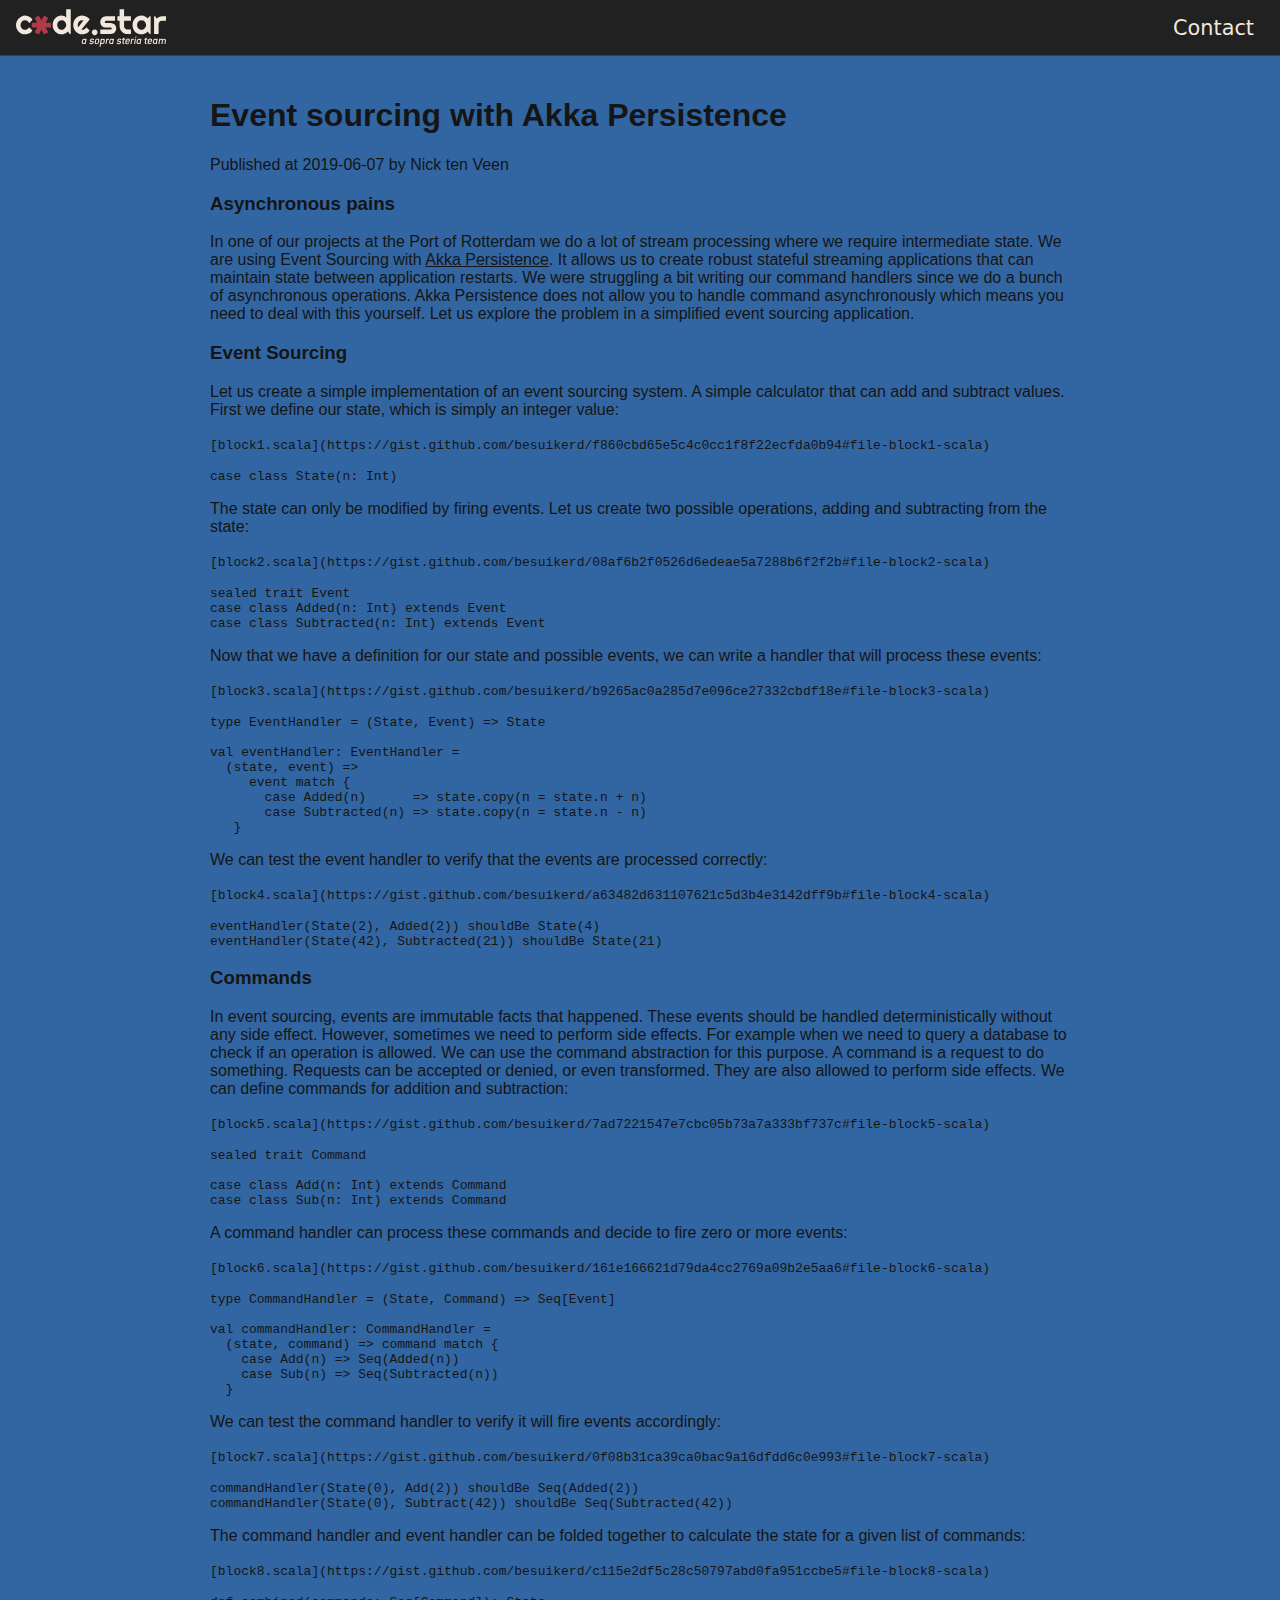
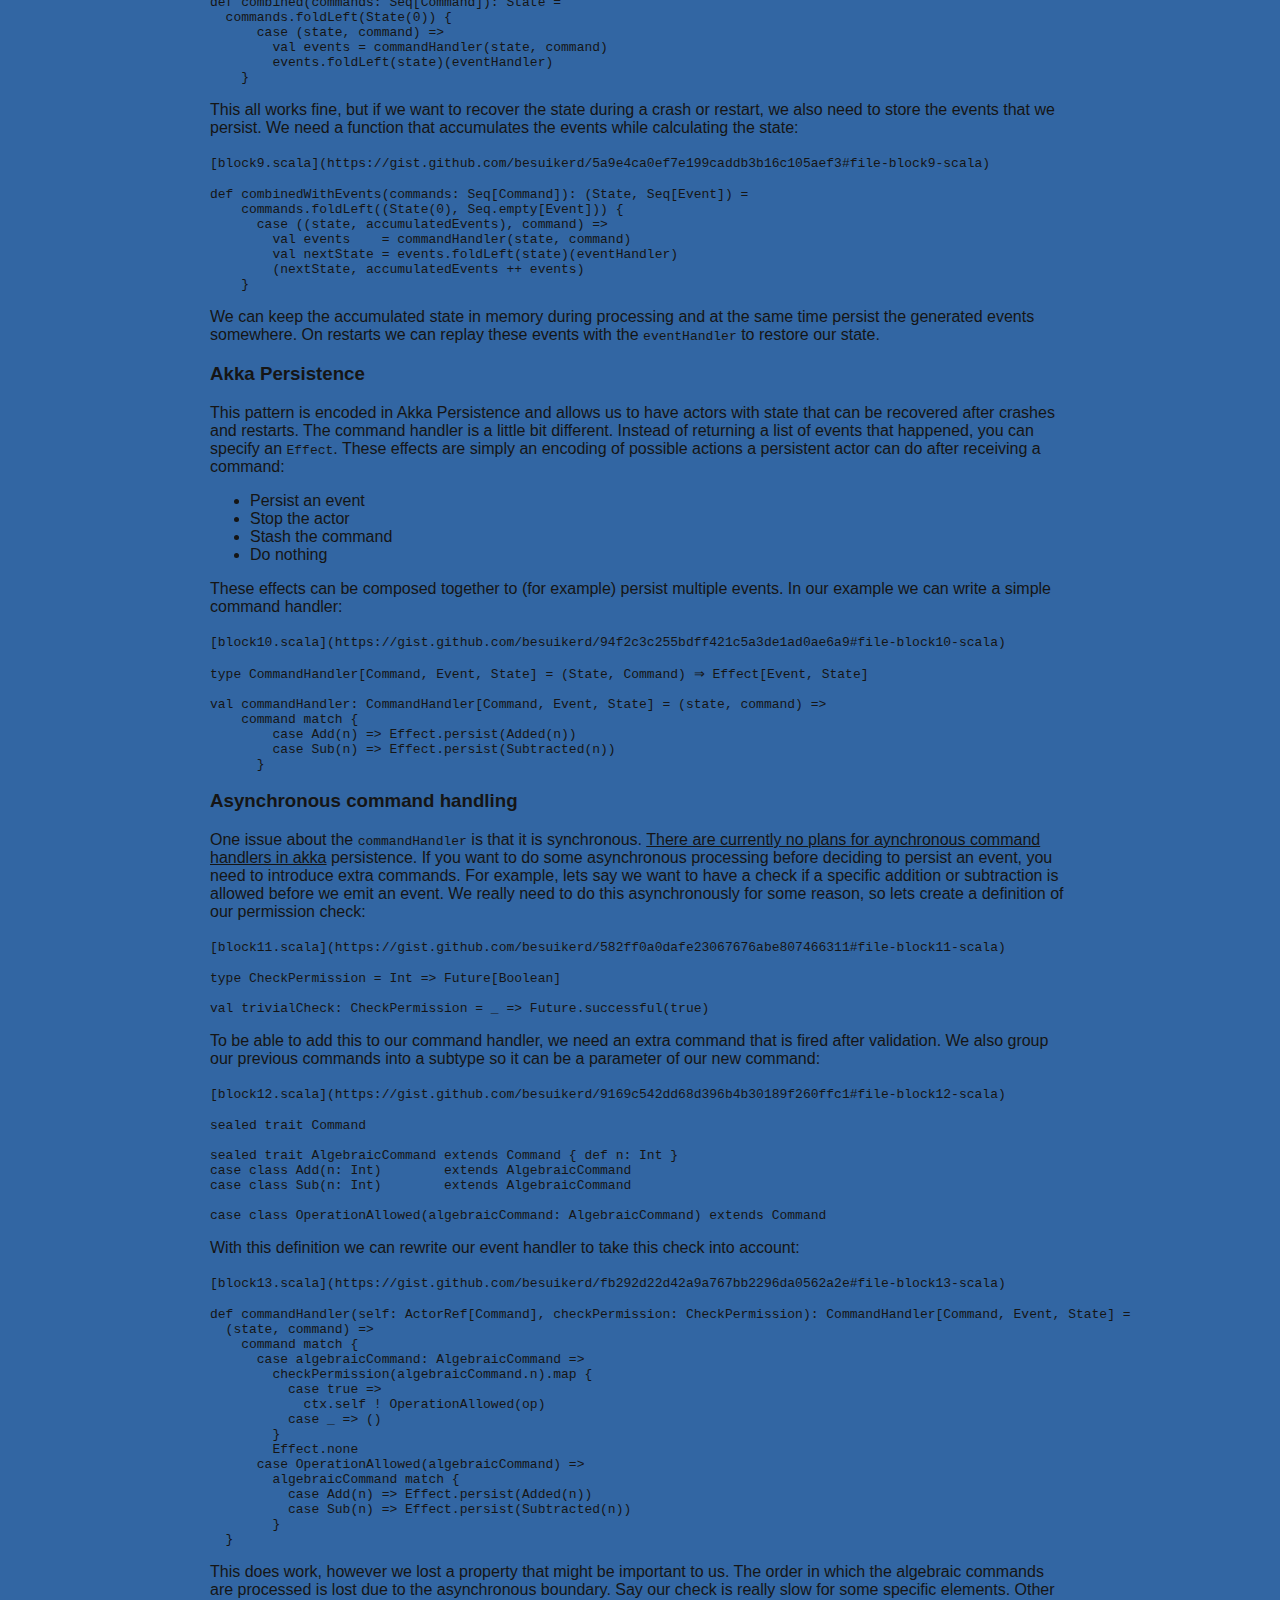
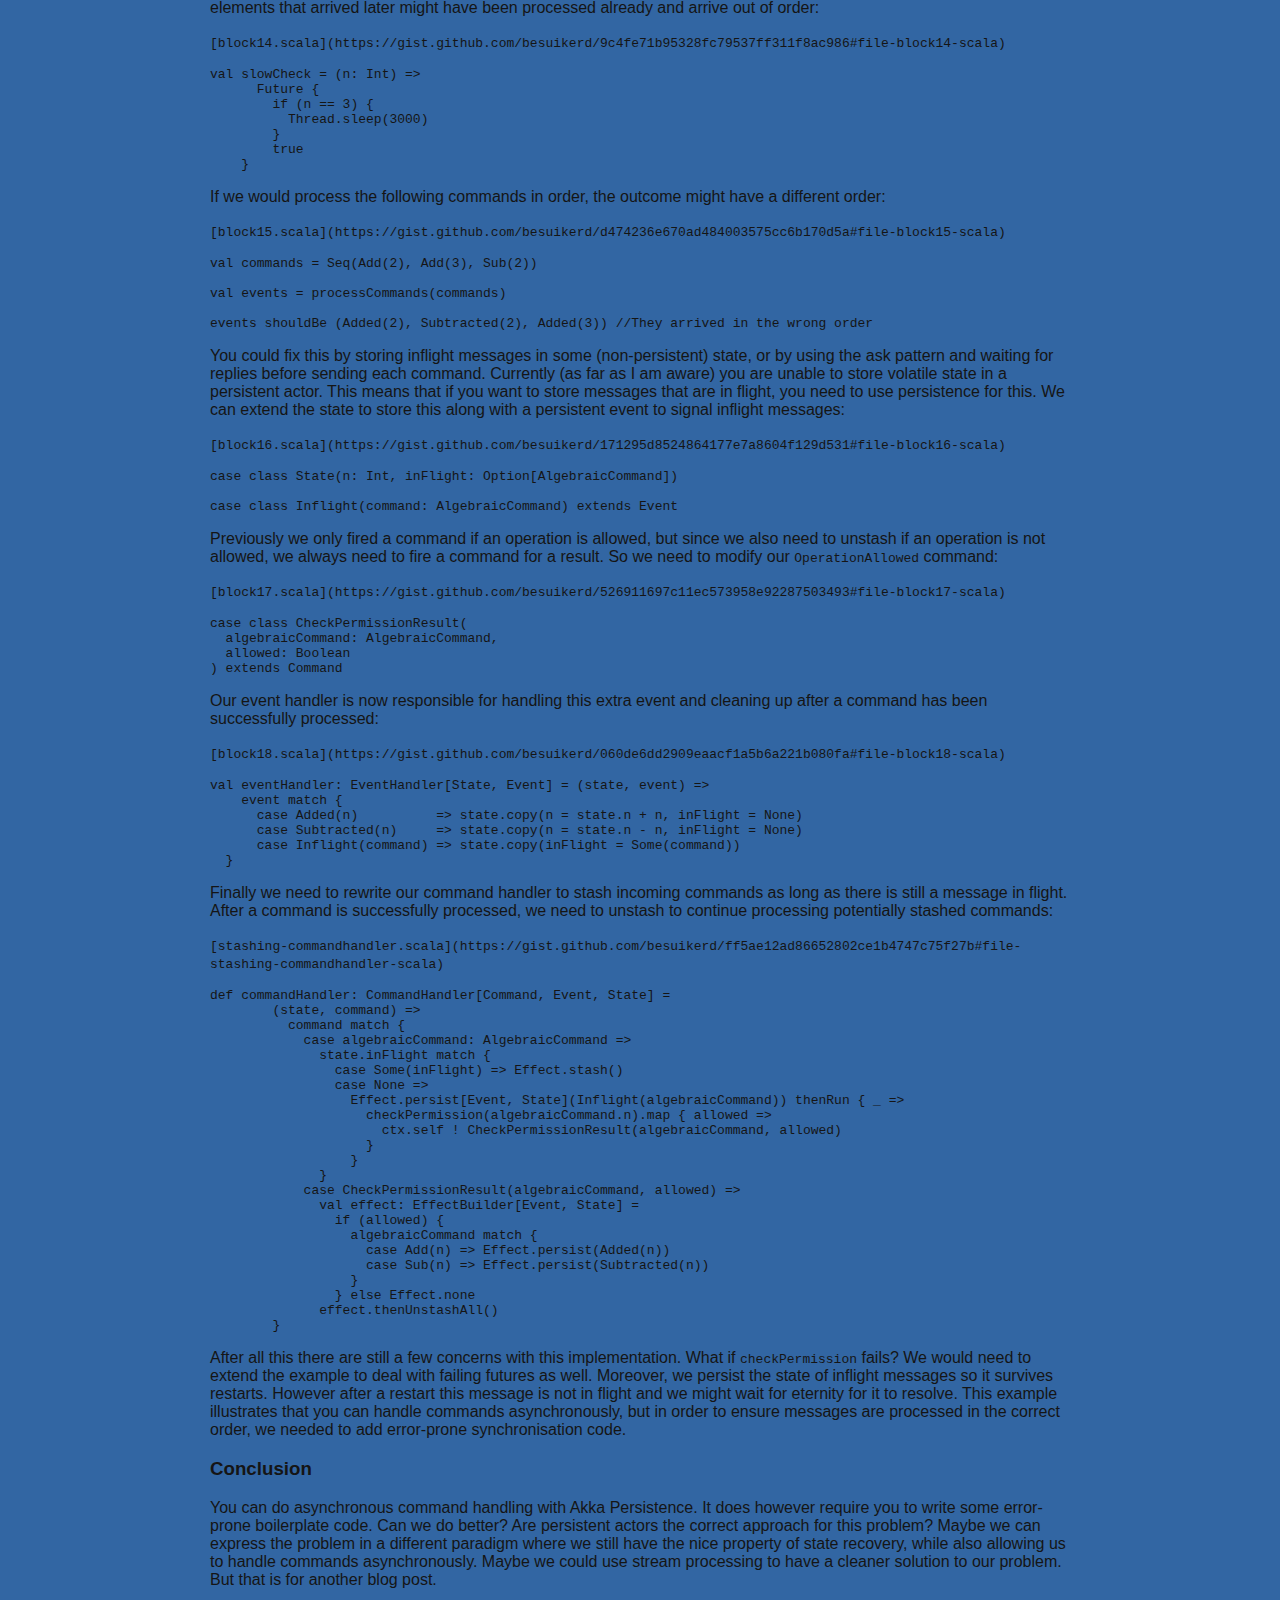
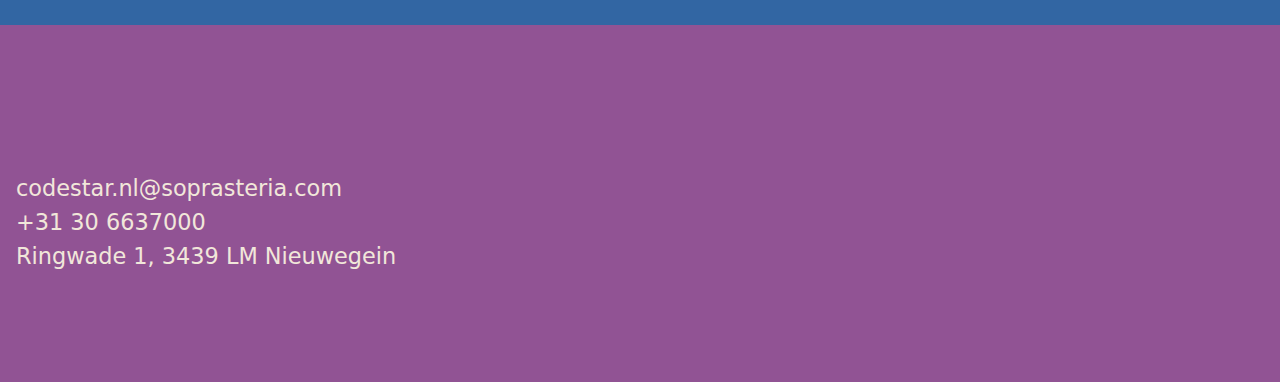
<file: articles/20190607-event-sourcing-with-akka-persistence-6a3f4b167852.html>
<!DOCTYPE html><html lang="en"><head><meta charSet="utf-8"/><meta name="viewport" content="width=device-width, initial-scale=1"/><link rel="preload" href="/_next/static/media/4cf2300e9c8272f7-s.p.woff2" as="font" crossorigin="" type="font/woff2"/><link rel="preload" href="/_next/static/media/93f479601ee12b01-s.p.woff2" as="font" crossorigin="" type="font/woff2"/><link rel="stylesheet" href="/_next/static/css/deecf931bfbdc38e.css" data-precedence="next"/><link rel="stylesheet" href="/_next/static/css/13422ae1d848e043.css" data-precedence="next"/><link rel="preload" as="script" fetchPriority="low" href="/_next/static/chunks/webpack-bafee5ae243c8c89.js"/><script src="/_next/static/chunks/4bd1b696-20882bf820444624.js" async=""></script><script src="/_next/static/chunks/517-0d7e8c6ba2452810.js" async=""></script><script src="/_next/static/chunks/main-app-b25855ec5ccc6eda.js" async=""></script><script src="/_next/static/chunks/970-4a0f7daee52c7cff.js" async=""></script><script src="/_next/static/chunks/173-77a4cc13cb7e18d3.js" async=""></script><script src="/_next/static/chunks/app/articles/%5Bslug%5D/layout-0f8ac0524a72511b.js" async=""></script><script src="/_next/static/chunks/app/articles/%5Bslug%5D/page-c42cdda36797932a.js" async=""></script><meta name="next-size-adjust" content=""/><title>Codestar</title><meta name="description" content="Codestar - a Sopra Steria team"/><link rel="icon" href="/favicon.ico" type="image/x-icon" sizes="16x16"/><script src="/_next/static/chunks/polyfills-42372ed130431b0a.js" noModule=""></script></head><body class="__variable_188709 __variable_9a8899"><nav class="TopBar_top-bar__RDkoF"><div><a href="/"><img alt="Codestar Logo" loading="lazy" width="150" height="40" decoding="async" data-nimg="1" style="color:transparent" src="/codestar_logo_cream-red.svg"/></a><ul><li><a href="https://www.linkedin.com/company/codestar-powered-by-sopra-steria/">Contact</a></li></ul></div></nav><div class="layout_content__K15KO"><main class="layout_main__Afkre"><h1>Event sourcing with Akka Persistence</h1><p>Published at <!-- -->2019-06-07<!-- --> by <!-- -->Nick ten Veen</p><h3>Asynchronous pains</h3>
<p>In one of our projects at the Port of Rotterdam we do a lot of stream processing where we require intermediate state. We are using Event Sourcing with <a href="https://doc.akka.io/docs/akka/current/typed/persistence.html">Akka Persistence</a>. It allows us to create robust stateful streaming applications that can maintain state between application restarts. We were struggling a bit writing our command handlers since we do a bunch of asynchronous operations. Akka Persistence does not allow you to handle command asynchronously which means you need to deal with this yourself. Let us explore the problem in a simplified event sourcing application.</p>
<h3>Event Sourcing</h3>
<p>Let us create a simple implementation of an event sourcing system. A simple calculator that can add and subtract values. First we define our state, which is simply an integer value:</p>
<p><code>[block1.scala](https://gist.github.com/besuikerd/f860cbd65e5c4c0cc1f8f22ecfda0b94#file-block1-scala)</code></p>
<pre><code>case class State(n: Int)
</code></pre>
<p>The state can only be modified by firing events. Let us create two possible operations, adding and subtracting from the state:</p>
<p><code>[block2.scala](https://gist.github.com/besuikerd/08af6b2f0526d6edeae5a7288b6f2f2b#file-block2-scala)</code></p>
<pre><code>sealed trait Event
case class Added(n: Int) extends Event
case class Subtracted(n: Int) extends Event
</code></pre>
<p>Now that we have a definition for our state and possible events, we can write a handler that will process these events:</p>
<p><code>[block3.scala](https://gist.github.com/besuikerd/b9265ac0a285d7e096ce27332cbdf18e#file-block3-scala)</code></p>
<pre><code>type EventHandler = (State, Event) =&gt; State

val eventHandler: EventHandler = 
  (state, event) =&gt;
     event match {
       case Added(n)      =&gt; state.copy(n = state.n + n)
       case Subtracted(n) =&gt; state.copy(n = state.n - n)
   }
</code></pre>
<p>We can test the event handler to verify that the events are processed correctly:</p>
<p><code>[block4.scala](https://gist.github.com/besuikerd/a63482d631107621c5d3b4e3142dff9b#file-block4-scala)</code></p>
<pre><code>eventHandler(State(2), Added(2)) shouldBe State(4)
eventHandler(State(42), Subtracted(21)) shouldBe State(21)
</code></pre>
<h3>Commands</h3>
<p>In event sourcing, events are immutable facts that happened. These events should be handled deterministically without any side effect. However, sometimes we need to perform side effects. For example when we need to query a database to check if an operation is allowed. We can use the command abstraction for this purpose. A command is a request to do something. Requests can be accepted or denied, or even transformed. They are also allowed to perform side effects. We can define commands for addition and subtraction:</p>
<p><code>[block5.scala](https://gist.github.com/besuikerd/7ad7221547e7cbc05b73a7a333bf737c#file-block5-scala)</code></p>
<pre><code>sealed trait Command

case class Add(n: Int) extends Command
case class Sub(n: Int) extends Command
</code></pre>
<p>A command handler can process these commands and decide to fire zero or more events:</p>
<p><code>[block6.scala](https://gist.github.com/besuikerd/161e166621d79da4cc2769a09b2e5aa6#file-block6-scala)</code></p>
<pre><code>type CommandHandler = (State, Command) =&gt; Seq[Event]

val commandHandler: CommandHandler = 
  (state, command) =&gt; command match {
    case Add(n) =&gt; Seq(Added(n))
    case Sub(n) =&gt; Seq(Subtracted(n))
  }
</code></pre>
<p>We can test the command handler to verify it will fire events accordingly:</p>
<p><code>[block7.scala](https://gist.github.com/besuikerd/0f08b31ca39ca0bac9a16dfdd6c0e993#file-block7-scala)</code></p>
<pre><code>commandHandler(State(0), Add(2)) shouldBe Seq(Added(2))
commandHandler(State(0), Subtract(42)) shouldBe Seq(Subtracted(42))
</code></pre>
<p>The command handler and event handler can be folded together to calculate the state for a given list of commands:</p>
<p><code>[block8.scala](https://gist.github.com/besuikerd/c115e2df5c28c50797abd0fa951ccbe5#file-block8-scala)</code></p>
<pre><code>def combined(commands: Seq[Command]): State =
  commands.foldLeft(State(0)) {
      case (state, command) =&gt;
        val events = commandHandler(state, command)
        events.foldLeft(state)(eventHandler)
    }
</code></pre>
<p>This all works fine, but if we want to recover the state during a crash or restart, we also need to store the events that we persist. We need a function that accumulates the events while calculating the state:</p>
<p><code>[block9.scala](https://gist.github.com/besuikerd/5a9e4ca0ef7e199caddb3b16c105aef3#file-block9-scala)</code></p>
<pre><code>def combinedWithEvents(commands: Seq[Command]): (State, Seq[Event]) =
    commands.foldLeft((State(0), Seq.empty[Event])) {
      case ((state, accumulatedEvents), command) =&gt;
        val events    = commandHandler(state, command)
        val nextState = events.foldLeft(state)(eventHandler)
        (nextState, accumulatedEvents ++ events)
    }
</code></pre>
<p>We can keep the accumulated state in memory during processing and at the same time persist the generated events somewhere. On restarts we can replay these events with the <code>eventHandler</code> to restore our state.</p>
<h3>Akka Persistence</h3>
<p>This pattern is encoded in Akka Persistence and allows us to have actors with state that can be recovered after crashes and restarts. The command handler is a little bit different. Instead of returning a list of events that happened, you can specify an <code>Effect</code>. These effects are simply an encoding of possible actions a persistent actor can do after receiving a command:</p>
<ul>
<li>Persist an event</li>
<li>Stop the actor</li>
<li>Stash the command</li>
<li>Do nothing</li>
</ul>
<p>These effects can be composed together to (for example) persist multiple events. In our example we can write a simple command handler:</p>
<p><code>[block10.scala](https://gist.github.com/besuikerd/94f2c3c255bdff421c5a3de1ad0ae6a9#file-block10-scala)</code></p>
<pre><code>type CommandHandler[Command, Event, State] = (State, Command) ⇒ Effect[Event, State]

val commandHandler: CommandHandler[Command, Event, State] = (state, command) =&gt; 
    command match {
        case Add(n) =&gt; Effect.persist(Added(n))
        case Sub(n) =&gt; Effect.persist(Subtracted(n))
      }
</code></pre>
<h3>Asynchronous command handling</h3>
<p>One issue about the <code>commandHandler</code> is that it is synchronous. <a href="https://github.com/akka/akka/issues/25650">There are currently no plans for aynchronous command handlers in akka</a> persistence. If you want to do some asynchronous processing before deciding to persist an event, you need to introduce extra commands. For example, lets say we want to have a check if a specific addition or subtraction is allowed before we emit an event. We really need to do this asynchronously for some reason, so lets create a definition of our permission check:</p>
<p><code>[block11.scala](https://gist.github.com/besuikerd/582ff0a0dafe23067676abe807466311#file-block11-scala)</code></p>
<pre><code>type CheckPermission = Int =&gt; Future[Boolean]

val trivialCheck: CheckPermission = _ =&gt; Future.successful(true)
</code></pre>
<p>To be able to add this to our command handler, we need an extra command that is fired after validation. We also group our previous commands into a subtype so it can be a parameter of our new command:</p>
<p><code>[block12.scala](https://gist.github.com/besuikerd/9169c542dd68d396b4b30189f260ffc1#file-block12-scala)</code></p>
<pre><code>sealed trait Command

sealed trait AlgebraicCommand extends Command { def n: Int }
case class Add(n: Int)        extends AlgebraicCommand
case class Sub(n: Int)        extends AlgebraicCommand

case class OperationAllowed(algebraicCommand: AlgebraicCommand) extends Command
</code></pre>
<p>With this definition we can rewrite our event handler to take this check into account:</p>
<p><code>[block13.scala](https://gist.github.com/besuikerd/fb292d22d42a9a767bb2296da0562a2e#file-block13-scala)</code></p>
<pre><code>def commandHandler(self: ActorRef[Command], checkPermission: CheckPermission): CommandHandler[Command, Event, State] =
  (state, command) =&gt;
    command match {
      case algebraicCommand: AlgebraicCommand =&gt;
        checkPermission(algebraicCommand.n).map {
          case true =&gt;
            ctx.self ! OperationAllowed(op)
          case _ =&gt; ()
        }
        Effect.none
      case OperationAllowed(algebraicCommand) =&gt;
        algebraicCommand match {
          case Add(n) =&gt; Effect.persist(Added(n))
          case Sub(n) =&gt; Effect.persist(Subtracted(n))
        }
  }
</code></pre>
<p>This does work, however we lost a property that might be important to us. The order in which the algebraic commands are processed is lost due to the asynchronous boundary. Say our check is really slow for some specific elements. Other elements that arrived later might have been processed already and arrive out of order:</p>
<p><code>[block14.scala](https://gist.github.com/besuikerd/9c4fe71b95328fc79537ff311f8ac986#file-block14-scala)</code></p>
<pre><code>val slowCheck = (n: Int) =&gt;
      Future {
        if (n == 3) {
          Thread.sleep(3000)
        }
        true
    }
</code></pre>
<p>If we would process the following commands in order, the outcome might have a different order:</p>
<p><code>[block15.scala](https://gist.github.com/besuikerd/d474236e670ad484003575cc6b170d5a#file-block15-scala)</code></p>
<pre><code>val commands = Seq(Add(2), Add(3), Sub(2))

val events = processCommands(commands)

events shouldBe (Added(2), Subtracted(2), Added(3)) //They arrived in the wrong order
</code></pre>
<p>You could fix this by storing inflight messages in some (non-persistent) state, or by using the ask pattern and waiting for replies before sending each command. Currently (as far as I am aware) you are unable to store volatile state in a persistent actor. This means that if you want to store messages that are in flight, you need to use persistence for this. We can extend the state to store this along with a persistent event to signal inflight messages:</p>
<p><code>[block16.scala](https://gist.github.com/besuikerd/171295d8524864177e7a8604f129d531#file-block16-scala)</code></p>
<pre><code>case class State(n: Int, inFlight: Option[AlgebraicCommand])

case class Inflight(command: AlgebraicCommand) extends Event
</code></pre>
<p>Previously we only fired a command if an operation is allowed, but since we also need to unstash if an operation is not allowed, we always need to fire a command for a result. So we need to modify our <code>OperationAllowed</code> command:</p>
<p><code>[block17.scala](https://gist.github.com/besuikerd/526911697c11ec573958e92287503493#file-block17-scala)</code></p>
<pre><code>case class CheckPermissionResult(
  algebraicCommand: AlgebraicCommand,
  allowed: Boolean
) extends Command
</code></pre>
<p>Our event handler is now responsible for handling this extra event and cleaning up after a command has been successfully processed:</p>
<p><code>[block18.scala](https://gist.github.com/besuikerd/060de6dd2909eaacf1a5b6a221b080fa#file-block18-scala)</code></p>
<pre><code>val eventHandler: EventHandler[State, Event] = (state, event) =&gt;
    event match {
      case Added(n)          =&gt; state.copy(n = state.n + n, inFlight = None)
      case Subtracted(n)     =&gt; state.copy(n = state.n - n, inFlight = None)
      case Inflight(command) =&gt; state.copy(inFlight = Some(command))
  }
</code></pre>
<p>Finally we need to rewrite our command handler to stash incoming commands as long as there is still a message in flight. After a command is successfully processed, we need to unstash to continue processing potentially stashed commands:</p>
<p><code>[stashing-commandhandler.scala](https://gist.github.com/besuikerd/ff5ae12ad86652802ce1b4747c75f27b#file-stashing-commandhandler-scala)</code></p>
<pre><code>def commandHandler: CommandHandler[Command, Event, State] =
        (state, command) =&gt;
          command match {
            case algebraicCommand: AlgebraicCommand =&gt;
              state.inFlight match {
                case Some(inFlight) =&gt; Effect.stash()
                case None =&gt;
                  Effect.persist[Event, State](Inflight(algebraicCommand)) thenRun { _ =&gt;
                    checkPermission(algebraicCommand.n).map { allowed =&gt;
                      ctx.self ! CheckPermissionResult(algebraicCommand, allowed)
                    }
                  }
              }
            case CheckPermissionResult(algebraicCommand, allowed) =&gt;
              val effect: EffectBuilder[Event, State] =
                if (allowed) {
                  algebraicCommand match {
                    case Add(n) =&gt; Effect.persist(Added(n))
                    case Sub(n) =&gt; Effect.persist(Subtracted(n))
                  }
                } else Effect.none
              effect.thenUnstashAll()
        }
</code></pre>
<p>After all this there are still a few concerns with this implementation. What if <code>checkPermission</code> fails? We would need to extend the example to deal with failing futures as well. Moreover, we persist the state of inflight messages so it survives restarts. However after a restart this message is not in flight and we might wait for eternity for it to resolve. This example illustrates that you can handle commands asynchronously, but in order to ensure messages are processed in the correct order, we needed to add error-prone synchronisation code.</p>
<h3>Conclusion</h3>
<p>You can do asynchronous command handling with Akka Persistence. It does however require you to write some error-prone boilerplate code. Can we do better? Are persistent actors the correct approach for this problem? Maybe we can express the problem in a different paradigm where we still have the nice property of state recovery, while also allowing us to handle commands asynchronously. Maybe we could use stream processing to have a cleaner solution to our problem. But that is for another blog post.</p></main></div><footer class="Footer_footer__OYoYH"><div><ul class="contact-info"><li><a href="mailto:codestar@ordina.nl">codestar.nl@soprasteria.com</a></li><li><a href="tel:+31306637000">+31 30 6637000</a></li><li><a href="https://maps.google.com/maps?ll=52.057652,5.111462&amp;z=16&amp;t=m&amp;hl=en-GB&amp;gl=NL&amp;mapclient=embed&amp;cid=15918536717636328792" target="_blank" rel="noopener noreferrer">Ringwade 1, 3439 LM Nieuwegein</a></li></ul><p class="social-links"><a href="https://mastodon.social/@codestar" aria-label="Mastodon" rel="me"><img alt="Codestar Mastodon" loading="lazy" width="32" height="32" decoding="async" data-nimg="1" style="color:transparent" src="/mastodon_logo.svg"/></a><a href="https://github.com/code-star" aria-label="Github"><img alt="Codestar Github" loading="lazy" width="32" height="32" decoding="async" data-nimg="1" style="color:transparent" src="/github_logo.svg"/></a><a href="https://medium.com/codestar-blog" aria-label="Medium"><img alt="Codestar Medium" loading="lazy" width="32" height="32" decoding="async" data-nimg="1" style="color:transparent" src="/medium_logo.svg"/></a><a href="https://www.linkedin.com/company/codestar-powered-by-sopra-steria/" aria-label="Linkedin"><img alt="Codestar LinkedIn" loading="lazy" width="32" height="32" decoding="async" data-nimg="1" style="color:transparent" src="/linkedin_logo.svg"/></a><a href="https://www.youtube.com/channel/UCqwHhJNEUe7D-HGsX4zvKzQ" aria-label="Youtube"><img alt="Codestar Youtube" loading="lazy" width="36" height="32" decoding="async" data-nimg="1" style="color:transparent" src="/youtube_logo.svg"/></a><a href="https://www.meetup.com/Code-Star-Night" aria-label="Meetup.com"><img alt="Codestar Meetup" loading="lazy" width="32" height="32" decoding="async" data-nimg="1" style="color:transparent" src="/meetup_logo.svg"/></a></p></div></footer><script src="/_next/static/chunks/webpack-bafee5ae243c8c89.js" async=""></script><script>(self.__next_f=self.__next_f||[]).push([0])</script><script>self.__next_f.push([1,"1:\"$Sreact.fragment\"\n2:I[5244,[],\"\"]\n3:I[3866,[],\"\"]\n4:I[8173,[\"970\",\"static/chunks/970-4a0f7daee52c7cff.js\",\"173\",\"static/chunks/173-77a4cc13cb7e18d3.js\",\"571\",\"static/chunks/app/articles/%5Bslug%5D/layout-0f8ac0524a72511b.js\"],\"\"]\n5:I[7970,[\"970\",\"static/chunks/970-4a0f7daee52c7cff.js\",\"904\",\"static/chunks/app/articles/%5Bslug%5D/page-c42cdda36797932a.js\"],\"Image\"]\n7:I[6213,[],\"OutletBoundary\"]\n9:I[6213,[],\"MetadataBoundary\"]\nb:I[6213,[],\"ViewportBoundary\"]\nd:I[4835,[],\"\"]\n:HL[\"/_next/static/media/4cf2300e9c8272f7-s.p.woff2\",\"font\",{\"crossOrigin\":\"\",\"type\":\"font/woff2\"}]\n:HL[\"/_next/static/media/93f479601ee12b01-s.p.woff2\",\"font\",{\"crossOrigin\":\"\",\"type\":\"font/woff2\"}]\n:HL[\"/_next/static/css/deecf931bfbdc38e.css\",\"style\"]\n:HL[\"/_next/static/css/13422ae1d848e043.css\",\"style\"]\n"])</script><script>self.__next_f.push([1,"0:{\"P\":null,\"b\":\"nuWv889VLUOIFLUIxBwBi\",\"p\":\"\",\"c\":[\"\",\"articles\",\"20190607-event-sourcing-with-akka-persistence-6a3f4b167852\"],\"i\":false,\"f\":[[[\"\",{\"children\":[\"articles\",{\"children\":[[\"slug\",\"20190607-event-sourcing-with-akka-persistence-6a3f4b167852\",\"d\"],{\"children\":[\"__PAGE__\",{}]}]}]},\"$undefined\",\"$undefined\",true],[\"\",[\"$\",\"$1\",\"c\",{\"children\":[[[\"$\",\"link\",\"0\",{\"rel\":\"stylesheet\",\"href\":\"/_next/static/css/deecf931bfbdc38e.css\",\"precedence\":\"next\",\"crossOrigin\":\"$undefined\",\"nonce\":\"$undefined\"}]],[\"$\",\"html\",null,{\"lang\":\"en\",\"children\":[\"$\",\"body\",null,{\"className\":\"__variable_188709 __variable_9a8899\",\"children\":[\"$\",\"$L2\",null,{\"parallelRouterKey\":\"children\",\"segmentPath\":[\"children\"],\"error\":\"$undefined\",\"errorStyles\":\"$undefined\",\"errorScripts\":\"$undefined\",\"template\":[\"$\",\"$L3\",null,{}],\"templateStyles\":\"$undefined\",\"templateScripts\":\"$undefined\",\"notFound\":[[],[[\"$\",\"title\",null,{\"children\":\"404: This page could not be found.\"}],[\"$\",\"div\",null,{\"style\":{\"fontFamily\":\"system-ui,\\\"Segoe UI\\\",Roboto,Helvetica,Arial,sans-serif,\\\"Apple Color Emoji\\\",\\\"Segoe UI Emoji\\\"\",\"height\":\"100vh\",\"textAlign\":\"center\",\"display\":\"flex\",\"flexDirection\":\"column\",\"alignItems\":\"center\",\"justifyContent\":\"center\"},\"children\":[\"$\",\"div\",null,{\"children\":[[\"$\",\"style\",null,{\"dangerouslySetInnerHTML\":{\"__html\":\"body{color:#000;background:#fff;margin:0}.next-error-h1{border-right:1px solid rgba(0,0,0,.3)}@media (prefers-color-scheme:dark){body{color:#fff;background:#000}.next-error-h1{border-right:1px solid rgba(255,255,255,.3)}}\"}}],[\"$\",\"h1\",null,{\"className\":\"next-error-h1\",\"style\":{\"display\":\"inline-block\",\"margin\":\"0 20px 0 0\",\"padding\":\"0 23px 0 0\",\"fontSize\":24,\"fontWeight\":500,\"verticalAlign\":\"top\",\"lineHeight\":\"49px\"},\"children\":404}],[\"$\",\"div\",null,{\"style\":{\"display\":\"inline-block\"},\"children\":[\"$\",\"h2\",null,{\"style\":{\"fontSize\":14,\"fontWeight\":400,\"lineHeight\":\"49px\",\"margin\":0},\"children\":\"This page could not be found.\"}]}]]}]}]]],\"forbidden\":\"$undefined\",\"unauthorized\":\"$undefined\"}]}]}]]}],{\"children\":[\"articles\",[\"$\",\"$1\",\"c\",{\"children\":[null,[\"$\",\"$L2\",null,{\"parallelRouterKey\":\"children\",\"segmentPath\":[\"children\",\"articles\",\"children\"],\"error\":\"$undefined\",\"errorStyles\":\"$undefined\",\"errorScripts\":\"$undefined\",\"template\":[\"$\",\"$L3\",null,{}],\"templateStyles\":\"$undefined\",\"templateScripts\":\"$undefined\",\"notFound\":\"$undefined\",\"forbidden\":\"$undefined\",\"unauthorized\":\"$undefined\"}]]}],{\"children\":[[\"slug\",\"20190607-event-sourcing-with-akka-persistence-6a3f4b167852\",\"d\"],[\"$\",\"$1\",\"c\",{\"children\":[[[\"$\",\"link\",\"0\",{\"rel\":\"stylesheet\",\"href\":\"/_next/static/css/13422ae1d848e043.css\",\"precedence\":\"next\",\"crossOrigin\":\"$undefined\",\"nonce\":\"$undefined\"}]],[null,[\"$\",\"nav\",null,{\"className\":\"TopBar_top-bar__RDkoF\",\"children\":[\"$\",\"div\",null,{\"children\":[[\"$\",\"$L4\",null,{\"href\":\"/\",\"children\":[\"$\",\"$L5\",null,{\"src\":\"/codestar_logo_cream-red.svg\",\"alt\":\"Codestar Logo\",\"width\":150,\"height\":40}]}],[\"$\",\"ul\",null,{\"children\":[\"$\",\"li\",null,{\"children\":[\"$\",\"a\",null,{\"href\":\"https://www.linkedin.com/company/codestar-powered-by-sopra-steria/\",\"children\":\"Contact\"}]}]}]]}]}],[\"$\",\"div\",null,{\"className\":\"layout_content__K15KO\",\"children\":[\"$\",\"main\",null,{\"className\":\"layout_main__Afkre\",\"children\":[\"$\",\"$L2\",null,{\"parallelRouterKey\":\"children\",\"segmentPath\":[\"children\",\"articles\",\"children\",\"$0:f:0:1:2:children:2:children:0\",\"children\"],\"error\":\"$undefined\",\"errorStyles\":\"$undefined\",\"errorScripts\":\"$undefined\",\"template\":[\"$\",\"$L3\",null,{}],\"templateStyles\":\"$undefined\",\"templateScripts\":\"$undefined\",\"notFound\":\"$undefined\",\"forbidden\":\"$undefined\",\"unauthorized\":\"$undefined\"}]}]}],[\"$\",\"footer\",null,{\"className\":\"Footer_footer__OYoYH\",\"children\":[\"$\",\"div\",null,{\"children\":[[\"$\",\"ul\",null,{\"className\":\"contact-info\",\"children\":[[\"$\",\"li\",null,{\"children\":[\"$\",\"a\",null,{\"href\":\"mailto:codestar@ordina.nl\",\"children\":\"codestar.nl@soprasteria.com\"}]}],[\"$\",\"li\",null,{\"children\":[\"$\",\"a\",null,{\"href\":\"tel:+31306637000\",\"children\":\"+31 30 6637000\"}]}],[\"$\",\"li\",null,{\"children\":[\"$\",\"a\",null,{\"href\":\"https://maps.google.com/maps?ll=52.057652,5.111462\u0026z=16\u0026t=m\u0026hl=en-GB\u0026gl=NL\u0026mapclient=embed\u0026cid=15918536717636328792\",\"target\":\"_blank\",\"rel\":\"noopener noreferrer\",\"children\":\"Ringwade 1, 3439 LM Nieuwegein\"}]}]]}],[\"$\",\"p\",null,{\"className\":\"social-links\",\"children\":[[\"$\",\"a\",null,{\"href\":\"https://mastodon.social/@codestar\",\"aria-label\":\"Mastodon\",\"rel\":\"me\",\"children\":[\"$\",\"$L5\",null,{\"src\":\"/mastodon_logo.svg\",\"alt\":\"Codestar Mastodon\",\"width\":32,\"height\":32}]}],[\"$\",\"a\",null,{\"href\":\"https://github.com/code-star\",\"aria-label\":\"Github\",\"children\":[\"$\",\"$L5\",null,{\"src\":\"/github_logo.svg\",\"alt\":\"Codestar Github\",\"width\":32,\"height\":32}]}],[\"$\",\"a\",null,{\"href\":\"https://medium.com/codestar-blog\",\"aria-label\":\"Medium\",\"children\":[\"$\",\"$L5\",null,{\"src\":\"/medium_logo.svg\",\"alt\":\"Codestar Medium\",\"width\":32,\"height\":32}]}],[\"$\",\"a\",null,{\"href\":\"https://www.linkedin.com/company/codestar-powered-by-sopra-steria/\",\"aria-label\":\"Linkedin\",\"children\":[\"$\",\"$L5\",null,{\"src\":\"/linkedin_logo.svg\",\"alt\":\"Codestar LinkedIn\",\"width\":32,\"height\":32}]}],[\"$\",\"a\",null,{\"href\":\"https://www.youtube.com/channel/UCqwHhJNEUe7D-HGsX4zvKzQ\",\"aria-label\":\"Youtube\",\"children\":[\"$\",\"$L5\",null,{\"src\":\"/youtube_logo.svg\",\"alt\":\"Codestar Youtube\",\"width\":36,\"height\":32}]}],[\"$\",\"a\",null,{\"href\":\"https://www.meetup.com/Code-Star-Night\",\"aria-label\":\"Meetup.com\",\"children\":[\"$\",\"$L5\",null,{\"src\":\"/meetup_logo.svg\",\"alt\":\"Codestar Meetup\",\"width\":32,\"height\":32}]}]]}]]}]}]]]}],{\"children\":[\"__PAGE__\",[\"$\",\"$1\",\"c\",{\"children\":[\"$L6\",null,[\"$\",\"$L7\",null,{\"children\":\"$L8\"}]]}],{},null,false]},null,false]},null,false]},null,false],[\"$\",\"$1\",\"h\",{\"children\":[null,[\"$\",\"$1\",\"SkHu-aX1HPVqpviMXOaAZ\",{\"children\":[[\"$\",\"$L9\",null,{\"children\":\"$La\"}],[\"$\",\"$Lb\",null,{\"children\":\"$Lc\"}],[\"$\",\"meta\",null,{\"name\":\"next-size-adjust\",\"content\":\"\"}]]}]]}],false]],\"m\":\"$undefined\",\"G\":[\"$d\",\"$undefined\"],\"s\":false,\"S\":true}\n"])</script><script>self.__next_f.push([1,"e:I[9214,[\"970\",\"static/chunks/970-4a0f7daee52c7cff.js\",\"904\",\"static/chunks/app/articles/%5Bslug%5D/page-c42cdda36797932a.js\"],\"PreloadChunks\"]\n6:[[\"$\",\"h1\",null,{\"children\":\"Event sourcing with Akka Persistence\"}],[\"$\",\"p\",null,{\"children\":[\"Published at \",\"2019-06-07\",\" by \",\"Nick ten Veen\"]}],[[\"$\",\"$Le\",null,{\"moduleIds\":\"$undefined\"}],\"$Lf\"]]\n"])</script><script>self.__next_f.push([1,"f:[[\"$\",\"h3\",null,{\"children\":\"Asynchronous pains\"}],\"\\n\",[\"$\",\"p\",null,{\"children\":[\"In one of our projects at the Port of Rotterdam we do a lot of stream processing where we require intermediate state. We are using Event Sourcing with \",[\"$\",\"a\",null,{\"href\":\"https://doc.akka.io/docs/akka/current/typed/persistence.html\",\"children\":\"Akka Persistence\"}],\". It allows us to create robust stateful streaming applications that can maintain state between application restarts. We were struggling a bit writing our command handlers since we do a bunch of asynchronous operations. Akka Persistence does not allow you to handle command asynchronously which means you need to deal with this yourself. Let us explore the problem in a simplified event sourcing application.\"]}],\"\\n\",[\"$\",\"h3\",null,{\"children\":\"Event Sourcing\"}],\"\\n\",[\"$\",\"p\",null,{\"children\":\"Let us create a simple implementation of an event sourcing system. A simple calculator that can add and subtract values. First we define our state, which is simply an integer value:\"}],\"\\n\",[\"$\",\"p\",null,{\"children\":[\"$\",\"code\",null,{\"children\":\"[block1.scala](https://gist.github.com/besuikerd/f860cbd65e5c4c0cc1f8f22ecfda0b94#file-block1-scala)\"}]}],\"\\n\",[\"$\",\"pre\",null,{\"children\":[\"$\",\"code\",null,{\"children\":\"case class State(n: Int)\\n\"}]}],\"\\n\",[\"$\",\"p\",null,{\"children\":\"The state can only be modified by firing events. Let us create two possible operations, adding and subtracting from the state:\"}],\"\\n\",[\"$\",\"p\",null,{\"children\":[\"$\",\"code\",null,{\"children\":\"[block2.scala](https://gist.github.com/besuikerd/08af6b2f0526d6edeae5a7288b6f2f2b#file-block2-scala)\"}]}],\"\\n\",[\"$\",\"pre\",null,{\"children\":[\"$\",\"code\",null,{\"children\":\"sealed trait Event\\ncase class Added(n: Int) extends Event\\ncase class Subtracted(n: Int) extends Event\\n\"}]}],\"\\n\",[\"$\",\"p\",null,{\"children\":\"Now that we have a definition for our state and possible events, we can write a handler that will process these events:\"}],\"\\n\",[\"$\",\"p\",null,{\"children\":[\"$\",\"code\",null,{\"children\":\"[block3.scala](https://gist.github.com/besuikerd/b9265ac0a285d7e096ce27332cbdf18e#file-block3-scala)\"}]}],\"\\n\",[\"$\",\"pre\",null,{\"children\":[\"$\",\"code\",null,{\"children\":\"type EventHandler = (State, Event) =\u003e State\\n\\nval eventHandler: EventHandler = \\n  (state, event) =\u003e\\n     event match {\\n       case Added(n)      =\u003e state.copy(n = state.n + n)\\n       case Subtracted(n) =\u003e state.copy(n = state.n - n)\\n   }\\n\"}]}],\"\\n\",[\"$\",\"p\",null,{\"children\":\"We can test the event handler to verify that the events are processed correctly:\"}],\"\\n\",[\"$\",\"p\",null,{\"children\":[\"$\",\"code\",null,{\"children\":\"[block4.scala](https://gist.github.com/besuikerd/a63482d631107621c5d3b4e3142dff9b#file-block4-scala)\"}]}],\"\\n\",[\"$\",\"pre\",null,{\"children\":[\"$\",\"code\",null,{\"children\":\"eventHandler(State(2), Added(2)) shouldBe State(4)\\neventHandler(State(42), Subtracted(21)) shouldBe State(21)\\n\"}]}],\"\\n\",[\"$\",\"h3\",null,{\"children\":\"Commands\"}],\"\\n\",[\"$\",\"p\",null,{\"children\":\"In event sourcing, events are immutable facts that happened. These events should be handled deterministically without any side effect. However, sometimes we need to perform side effects. For example when we need to query a database to check if an operation is allowed. We can use the command abstraction for this purpose. A command is a request to do something. Requests can be accepted or denied, or even transformed. They are also allowed to perform side effects. We can define commands for addition and subtraction:\"}],\"\\n\",[\"$\",\"p\",null,{\"children\":[\"$\",\"code\",null,{\"children\":\"[block5.scala](https://gist.github.com/besuikerd/7ad7221547e7cbc05b73a7a333bf737c#file-block5-scala)\"}]}],\"\\n\",[\"$\",\"pre\",null,{\"children\":[\"$\",\"code\",null,{\"children\":\"sealed trait Command\\n\\ncase class Add(n: Int) extends Command\\ncase class Sub(n: Int) extends Command\\n\"}]}],\"\\n\",[\"$\",\"p\",null,{\"children\":\"A command handler can process these commands and decide to fire zero or more events:\"}],\"\\n\",[\"$\",\"p\",null,{\"children\":[\"$\",\"code\",null,{\"children\":\"[block6.scala](https://gist.github.com/besuikerd/161e166621d79da4cc2769a09b2e5aa6#file-block6-scala)\"}]}],\"\\n\",[\"$\",\"pre\",null,{\"children\":[\"$\",\"code\",null,{\"children\":\"type CommandHandler = (State, Command) =\u003e Seq[Event]\\n\\nval commandHandler: CommandHandler = \\n  (state, command) =\u003e command match {\\n    case Add(n) =\u003e Seq(Added(n))\\n    case Sub(n) =\u003e Seq(Subtracted(n))\\n  }\\n\"}]}],\"\\n\",[\"$\",\"p\",null,{\"children\":\"We can test the command handler to verify it will fire events accordingly:\"}],\"\\n\",[\"$\",\"p\",null,{\"children\":[\"$\",\"code\",null,{\"children\":\"[block7.scala](https://gist.github.com/besuikerd/0f08b31ca39ca0bac9a16dfdd6c0e993#file-block7-scala)\"}]}],\"\\n\",[\"$\",\"pre\",null,{\"children\":[\"$\",\"code\",null,{\"children\":\"commandHandler(State(0), Add(2)) shouldBe Seq(Added(2))\\ncommandHandler(State(0), Subtract(42)) shouldBe Seq(Subtracted(42))\\n\"}]}],\"\\n\",[\"$\",\"p\",null,{\"children\":\"The command handler and event handler can be folded together to calculate the state for a given list of commands:\"}],\"\\n\",[\"$\",\"p\",null,{\"children\":[\"$\",\"code\",null,{\"children\":\"[block8.scala](https://gist.github.com/besuikerd/c115e2df5c28c50797abd0fa951ccbe5#file-block8-scala)\"}]}],\"\\n\",[\"$\",\"pre\",null,{\"children\":[\"$\",\"code\",null,{\"children\":\"def combined(commands: Seq[Command]): State =\\n  commands.foldLeft(State(0)) {\\n      case (state, command) =\u003e\\n        val events = commandHandler(state, command)\\n        events.foldLeft(state)(eventHandler)\\n    }\\n\"}]}],\"\\n\",[\"$\",\"p\",null,{\"children\":\"This all works fine, but if we want to recover the state during a crash or restart, we also need to store the events that we persist. We need a function that accumulates the events while calculating the state:\"}],\"\\n\",[\"$\",\"p\",null,{\"children\":[\"$\",\"code\",null,{\"children\":\"[block9.scala](https://gist.github.com/besuikerd/5a9e4ca0ef7e199caddb3b16c105aef3#file-block9-scala)\"}]}],\"\\n\",[\"$\",\"pre\",null,{\"children\":[\"$\",\"code\",null,{\"children\":\"def combinedWithEvents(commands: Seq[Command]): (State, Seq[Event]) =\\n    commands.foldLeft((State(0), Seq.empty[Event])) {\\n      case ((state, accumulatedEvents), command) =\u003e\\n        val events    = commandHandler(state, command)\\n        val nextState = events.foldLeft(state)(eventHandler)\\n        (nextState, accumulatedEvents ++ events)\\n    }\\n\"}]}],\"\\n\",[\"$\",\"p\",null,{\"children\":[\"We can keep the accumulated state in memory during processing and at the same time persist the generated events somewhere. On restarts we can replay these events with the \",[\"$\",\"code\",null,{\"children\":\"eventHandler\"}],\" to restore our state.\"]}],\"\\n\",[\"$\",\"h3\",null,{\"children\":\"Akka Persistence\"}],\"\\n\",[\"$\",\"p\",null,{\"children\":[\"This pattern is encoded in Akka Persistence and allows us to have actors with state that can be recovered after crashes and restarts. The command handler is a little bit different. Instead of returning a list of events that happened, you can specify an \",[\"$\",\"code\",null,{\"children\":\"Effect\"}],\". These effects are simply an encoding of possible actions a persistent actor can do after receiving a command:\"]}],\"\\n\",[\"$\",\"ul\",null,{\"children\":[\"\\n\",[\"$\",\"li\",null,{\"children\":\"Persist an event\"}],\"\\n\",[\"$\",\"li\",null,{\"children\":\"Stop the actor\"}],\"\\n\",[\"$\",\"li\",null,{\"children\":\"Stash the command\"}],\"\\n\",[\"$\",\"li\",null,{\"children\":\"Do nothing\"}],\"\\n\"]}],\"\\n\",[\"$\",\"p\",null,{\"children\":\"These effects can be composed together to (for example) persist multiple events. In our example we can write a simple command handler:\"}],\"\\n\",[\"$\",\"p\",null,{\"children\":[\"$\",\"code\",null,{\"children\":\"[block10.scala](https://gist.github.com/besuikerd/94f2c3c255bdff421c5a3de1ad0ae6a9#file-block10-scala)\"}]}],\"\\n\",[\"$\",\"pre\",null,{\"children\":[\"$\",\"code\",null,{\"children\":\"type CommandHandler[Command, Event, State] = (State, Command) ⇒ Effect[Event, State]\\n\\nval commandHandler: CommandHandler[Command, Event, State] = (state, command) =\u003e \\n    command match {\\n        case Add(n) =\u003e Effect.persist(Added(n))\\n        case Sub(n) =\u003e Effect.persist(Subtracted(n))\\n      }\\n\"}]}],\"\\n\",[\"$\",\"h3\",null,{\"children\":\"Asynchronous command handling\"}],\"\\n\",[\"$\",\"p\",null,{\"children\":[\"One issue about the \",[\"$\",\"code\",null,{\"children\":\"commandHandler\"}],\" is that it is synchronous. \",[\"$\",\"a\",null,{\"href\":\"https://github.com/akka/akka/issues/25650\",\"children\":\"There are currently no plans for aynchronous command handlers in akka\"}],\" persistence. If you want to do some asynchronous processing before deciding to persist an event, you need to introduce extra commands. For example, lets say we want to have a check if a specific addition or subtraction is allowed before we emit an event. We really need to do this asynchronously for some reason, so lets create a definition of our permission check:\"]}],\"\\n\",[\"$\",\"p\",null,{\"children\":[\"$\",\"code\",null,{\"children\":\"[block11.scala](https://gist.github.com/besuikerd/582ff0a0dafe23067676abe807466311#file-block11-scala)\"}]}],\"\\n\",[\"$\",\"pre\",null,{\"children\":[\"$\",\"code\",null,{\"children\":\"type CheckPermission = Int =\u003e Future[Boolean]\\n\\nval trivialCheck: CheckPermission = _ =\u003e Future.successful(true)\\n\"}]}],\"\\n\",[\"$\",\"p\",null,{\"children\":\"To be able to add this to our command handler, we need an extra command that is fired after validation. We also group our previous commands into a subtype so it can be a parameter of our new command:\"}],\"\\n\",[\"$\",\"p\",null,{\"children\":[\"$\",\"code\",null,{\"children\":\"[block12.scala](https://gist.github.com/besuikerd/9169c542dd68d396b4b30189f260ffc1#file-block12-scala)\"}]}],\"\\n\",[\"$\",\"pre\",null,{\"children\":[\"$\",\"code\",null,{\"children\":\"sealed trait Command\\n\\nsealed trait AlgebraicCommand extends Command { def n: Int }\\ncase class Add(n: Int)        extends AlgebraicCommand\\ncase class Sub(n: Int)        extends AlgebraicCommand\\n\\ncase class OperationAllowed(algebraicCommand: AlgebraicCommand) extends Command\\n\"}]}],\"\\n\",[\"$\",\"p\",null,{\"children\":\"With this definition we can rewrite our event handler to take this check into account:\"}],\"\\n\",[\"$\",\"p\",null,{\"children\":[\"$\",\"code\",null,{\"children\":\"[block13.scala](https://gist.github.com/besuikerd/fb292d22d42a9a767bb2296da0562a2e#file-block13-scala)\"}]}],\"\\n\",[\"$\",\"pre\",null,{\"children\":[\"$\",\"code\",null,{\"children\":\"def commandHandler(self: ActorRef[Command], checkPermission: CheckPermission): CommandHandler[Command, Event, State] =\\n  (state, command) =\u003e\\n    command match {\\n      case algebraicCommand: AlgebraicCommand =\u003e\\n        checkPermission(algebraicCommand.n).map {\\n          case true =\u003e\\n            ctx.self ! OperationAllowed(op)\\n          case _ =\u003e ()\\n        }\\n        Effect.none\\n      case OperationAllowed(algebraicCommand) =\u003e\\n        algebraicCommand match {\\n          case Add(n) =\u003e Effect.persist(Added(n))\\n          case Sub(n) =\u003e Effect.persist(Subtracted(n))\\n        }\\n  }\\n\"}]}],\"\\n\",[\"$\",\"p\",null,{\"children\":\"This does work, however we lost a property that might be important to us. The order in which the algebraic commands are processed is lost due to the asynchronous boundary. Say our check is really slow for some specific elements. Other elements that arrived later might have been processed already and arrive out of order:\"}],\"\\n\",[\"$\",\"p\",null,{\"children\":[\"$\",\"code\",null,{\"children\":\"[block14.scala](https://gist.github.com/besuikerd/9c4fe71b95328fc79537ff311f8ac986#file-block14-scala)\"}]}],\"\\n\",[\"$\",\"pre\",null,{\"children\":[\"$\",\"code\",null,{\"children\":\"val slowCheck = (n: Int) =\u003e\\n      Future {\\n        if (n == 3) {\\n          Thread.sleep(3000)\\n        }\\n        true\\n    }\\n\"}]}],\"\\n\",[\"$\",\"p\",null,{\"children\":\"If we would process the following commands in order, the outcome might have a different order:\"}],\"\\n\",[\"$\",\"p\",null,{\"children\":[\"$\",\"code\",null,{\"children\":\"[block15.scala](https://gist.github.com/besuikerd/d474236e670ad484003575cc6b170d5a#file-block15-scala)\"}]}],\"\\n\",[\"$\",\"pre\",null,{\"children\":[\"$\",\"code\",null,{\"children\":\"val commands = Seq(Add(2), Add(3), Sub(2))\\n\\nval events = processCommands(commands)\\n\\nevents shouldBe (Added(2), Subtracted(2), Added(3)) //They arrived in the wrong order\\n\"}]}],\"\\n\",[\"$\",\"p\",null,{\"children\":\"You could fix this by storing inflight messages in some (non-persistent) state, or by using the ask pattern and waiting for replies before sending each command. Currently (as far as I am aware) you are unable to store volatile state in a persistent actor. This means that if you want to store messages that are in flight, you need to use persistence for this. We can extend the state to store this along with a persistent event to signal inflight messages:\"}],\"\\n\",[\"$\",\"p\",null,{\"children\":[\"$\",\"code\",null,{\"children\":\"[block16.scala](https://gist.github.com/besuikerd/171295d8524864177e7a8604f129d531#file-block16-scala)\"}]}],\"\\n\",[\"$\",\"pre\",null,{\"children\":[\"$\",\"code\",null,{\"children\":\"case class State(n: Int, inFlight: Option[AlgebraicCommand])\\n\\ncase class Inflight(command: AlgebraicCommand) extends Event\\n\"}]}],\"\\n\",[\"$\",\"p\",null,{\"children\":[\"Previously we only fired a command if an operation is allowed, but since we also need to unstash if an operation is not allowed, we always need to fire a command for a result. So we need to modify our \",[\"$\",\"code\",null,{\"children\":\"OperationAllowed\"}],\" command:\"]}],\"\\n\",[\"$\",\"p\",null,{\"children\":[\"$\",\"code\",null,{\"children\":\"[block17.scala](https://gist.github.com/besuikerd/526911697c11ec573958e92287503493#file-block17-scala)\"}]}],\"\\n\",[\"$\",\"pre\",null,{\"children\":[\"$\",\"code\",null,{\"children\":\"case class CheckPermissionResult(\\n  algebraicCommand: AlgebraicCommand,\\n  allowed: Boolean\\n) extends Command\\n\"}]}],\"\\n\",[\"$\",\"p\",null,{\"children\":\"Our event handler is now responsible for handling this extra event and cleaning up after a command has been successfully processed:\"}],\"\\n\",[\"$\",\"p\",null,{\"children\":[\"$\",\"code\",null,{\"children\":\"[block18.scala](https://gist.github.com/besuikerd/060de6dd2909eaacf1a5b6a221b080fa#file-block18-scala)\"}]}],\"\\n\",[\"$\",\"pre\",null,{\"children\":[\"$\",\"code\",null,{\"children\":\"val eventHandler: EventHandler[State, Event] = (state, event) =\u003e\\n    event match {\\n      case Added(n)          =\u003e state.copy(n = state.n + n, inFlight = None)\\n      case Subtracted(n)     =\u003e state.copy(n = state.n - n, inFlight = None)\\n      case Inflight(command) =\u003e state.copy(inFlight = Some(command))\\n  }\\n\"}]}],\"\\n\",[\"$\",\"p\",null,{\"children\":\"Finally we need to rewrite our command handler to stash incoming commands as long as there is still a message in flight. After a command is successfully processed, we need to unstash to continue processing potentially stashed commands:\"}],\"\\n\",[\"$\",\"p\",null,{\"children\":[\"$\",\"code\",null,{\"children\":\"[stashing-commandhandler.scala](https://gist.github.com/besuikerd/ff5ae12ad86652802ce1b4747c75f27b#file-stashing-commandhandler-scala)\"}]}],\"\\n\",[\"$\",\"pre\",null,{\"children\":[\"$\",\"code\",null,{\"children\":\"def commandHandler: CommandHandler[Command, Event, State] =\\n        (state, command) =\u003e\\n          command match {\\n            case algebraicCommand: AlgebraicCommand =\u003e\\n              state.inFlight match {\\n                case Some(inFlight) =\u003e Effect.stash()\\n                case None =\u003e\\n                  Effect.persist[Event, State](Inflight(algebraicCommand)) thenRun { _ =\u003e\\n                    checkPermission(algebraicCommand.n).map { allowed =\u003e\\n                      ctx.self ! CheckPermissionResult(algebraicCommand, allowed)\\n                    }\\n                  }\\n              }\\n            case CheckPermissionResult(algebraicCommand, allowed) =\u003e\\n              val effect: EffectBuilder[Event, State] =\\n                if (allowed) {\\n                  algebraicCommand match {\\n                    case Add(n) =\u003e Effect.persist(Added(n))\\n                    case Sub(n) =\u003e Effect.persist(Subtracted(n))\\n                  }\\n                } else Effect.none\\n              effect.thenUnstashAll()\\n        }\\n\"}]}],\"\\n\",[\"$\",\"p\",null,{\"children\":[\"After all this there are still a few concerns with this implementation. What if \",[\"$\",\"code\",null,{\"children\":\"checkPermission\"}],\" fails? We would need to extend the example to deal with failing futures as well. Moreover, we persist the state of inflight messages so it survives restarts. However after a restart this message is not in flight and we might wait for eternity for it to resolve. This example illustrates that you can handle commands asynchronously, but in order to ensure messages are processed in the correct order, we needed to add error-prone synchronisation code.\"]}],\"\\n\",[\"$\",\"h3\",null,{\"children\":\"Conclusion\"}],\"\\n\",[\"$\",\"p\",null,{\"children\":\"You can do asynchronous command handling with Akka Persistence. It does however require you to write some error-prone boilerplate code. Can we do better? Are persistent actors the correct approach for this problem? Maybe we can express the problem in a different paradigm where we still have the nice property of state recovery, while also allowing us to handle commands asynchronously. Maybe we could use stream processing to have a cleaner solution to our problem. But that is for another blog post.\"}]]\n"])</script><script>self.__next_f.push([1,"c:[[\"$\",\"meta\",\"0\",{\"name\":\"viewport\",\"content\":\"width=device-width, initial-scale=1\"}]]\na:[[\"$\",\"meta\",\"0\",{\"charSet\":\"utf-8\"}],[\"$\",\"title\",\"1\",{\"children\":\"Codestar\"}],[\"$\",\"meta\",\"2\",{\"name\":\"description\",\"content\":\"Codestar - a Sopra Steria team\"}],[\"$\",\"link\",\"3\",{\"rel\":\"icon\",\"href\":\"/favicon.ico\",\"type\":\"image/x-icon\",\"sizes\":\"16x16\"}]]\n"])</script><script>self.__next_f.push([1,"8:null\n"])</script></body></html>
</file>
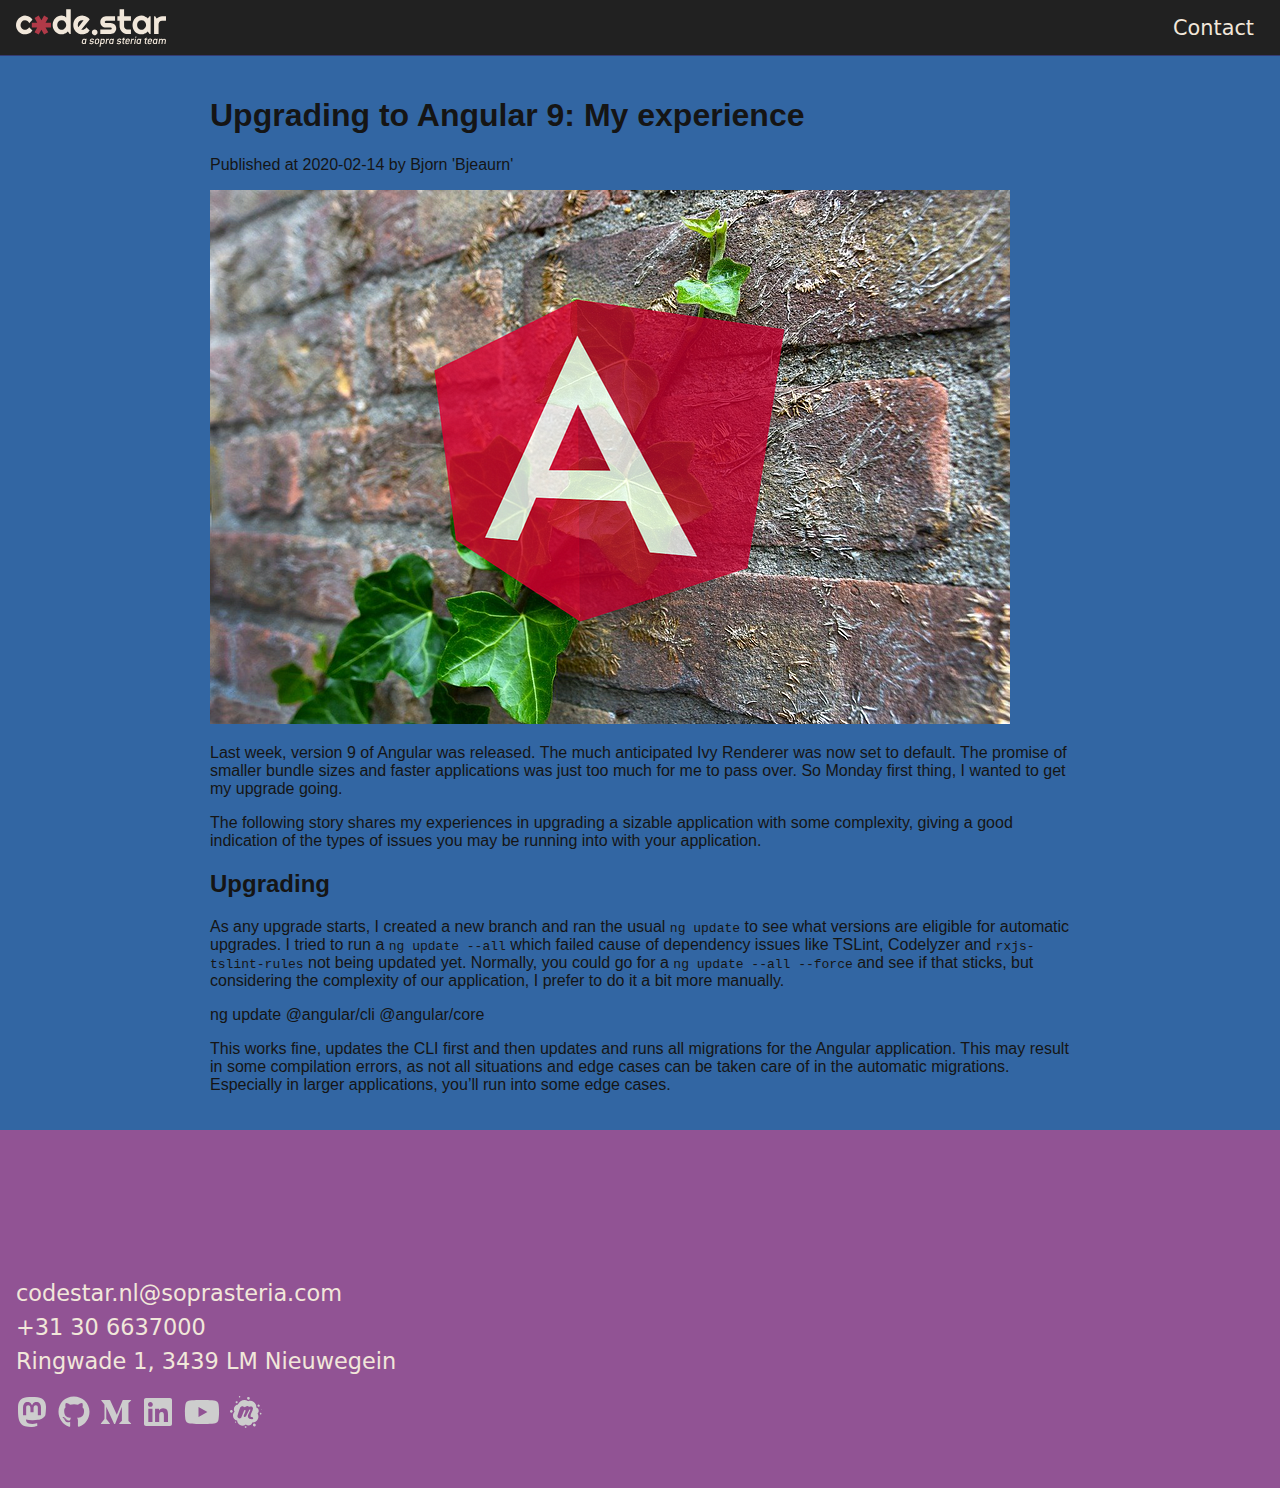
<file: articles/20200214-upgrading-to-angular-9-my-experience-65158c284034.html>
<!DOCTYPE html><html lang="en"><head><meta charSet="utf-8"/><meta name="viewport" content="width=device-width, initial-scale=1"/><link rel="preload" href="/_next/static/media/4cf2300e9c8272f7-s.p.woff2" as="font" crossorigin="" type="font/woff2"/><link rel="preload" href="/_next/static/media/93f479601ee12b01-s.p.woff2" as="font" crossorigin="" type="font/woff2"/><link rel="preload" as="image" href="/articles/images/1NtVSxnFcGi9P5ddosigsSA.png"/><link rel="stylesheet" href="/_next/static/css/deecf931bfbdc38e.css" data-precedence="next"/><link rel="stylesheet" href="/_next/static/css/13422ae1d848e043.css" data-precedence="next"/><link rel="preload" as="script" fetchPriority="low" href="/_next/static/chunks/webpack-bafee5ae243c8c89.js"/><script src="/_next/static/chunks/4bd1b696-20882bf820444624.js" async=""></script><script src="/_next/static/chunks/517-0d7e8c6ba2452810.js" async=""></script><script src="/_next/static/chunks/main-app-b25855ec5ccc6eda.js" async=""></script><script src="/_next/static/chunks/970-4a0f7daee52c7cff.js" async=""></script><script src="/_next/static/chunks/173-77a4cc13cb7e18d3.js" async=""></script><script src="/_next/static/chunks/app/articles/%5Bslug%5D/layout-0f8ac0524a72511b.js" async=""></script><script src="/_next/static/chunks/app/articles/%5Bslug%5D/page-c42cdda36797932a.js" async=""></script><meta name="next-size-adjust" content=""/><title>Codestar</title><meta name="description" content="Codestar - a Sopra Steria team"/><link rel="icon" href="/favicon.ico" type="image/x-icon" sizes="16x16"/><script src="/_next/static/chunks/polyfills-42372ed130431b0a.js" noModule=""></script></head><body class="__variable_188709 __variable_9a8899"><nav class="TopBar_top-bar__RDkoF"><div><a href="/"><img alt="Codestar Logo" loading="lazy" width="150" height="40" decoding="async" data-nimg="1" style="color:transparent" src="/codestar_logo_cream-red.svg"/></a><ul><li><a href="https://www.linkedin.com/company/codestar-powered-by-sopra-steria/">Contact</a></li></ul></div></nav><div class="layout_content__K15KO"><main class="layout_main__Afkre"><h1>Upgrading to Angular 9: My experience</h1><p>Published at <!-- -->2020-02-14<!-- --> by <!-- -->Bjorn &#x27;Bjeaurn&#x27;</p><img src="/articles/images/1NtVSxnFcGi9P5ddosigsSA.png" alt="Angular with Ivy" width="800"/>
<p>Last week, version 9 of Angular was released. The much anticipated Ivy Renderer was now set to default. The promise of smaller bundle sizes and faster applications was just too much for me to pass over. So Monday first thing, I wanted to get my upgrade going.</p>
<p>The following story shares my experiences in upgrading a sizable application with some complexity, giving a good indication of the types of issues you may be running into with your application.</p>
<h2>Upgrading</h2>
<p>As any upgrade starts, I created a new branch and ran the usual <code>ng update</code> to see what versions are eligible for automatic upgrades. I tried to run a <code>ng update --all</code> which failed cause of dependency issues like TSLint, Codelyzer and <code>rxjs-tslint-rules</code> not being updated yet. Normally, you could go for a <code>ng update --all --force</code> and see if that sticks, but considering the complexity of our application, I prefer to do it a bit more manually.</p>
<p>ng update @angular/cli @angular/core</p>
<p>This works fine, updates the CLI first and then updates and runs all migrations for the Angular application. This may result in some compilation errors, as not all situations and edge cases can be taken care of in the automatic migrations. Especially in larger applications, you’ll run into some edge cases.</p></main></div><footer class="Footer_footer__OYoYH"><div><ul class="contact-info"><li><a href="mailto:codestar@ordina.nl">codestar.nl@soprasteria.com</a></li><li><a href="tel:+31306637000">+31 30 6637000</a></li><li><a href="https://maps.google.com/maps?ll=52.057652,5.111462&amp;z=16&amp;t=m&amp;hl=en-GB&amp;gl=NL&amp;mapclient=embed&amp;cid=15918536717636328792" target="_blank" rel="noopener noreferrer">Ringwade 1, 3439 LM Nieuwegein</a></li></ul><p class="social-links"><a href="https://mastodon.social/@codestar" aria-label="Mastodon" rel="me"><img alt="Codestar Mastodon" loading="lazy" width="32" height="32" decoding="async" data-nimg="1" style="color:transparent" src="/mastodon_logo.svg"/></a><a href="https://github.com/code-star" aria-label="Github"><img alt="Codestar Github" loading="lazy" width="32" height="32" decoding="async" data-nimg="1" style="color:transparent" src="/github_logo.svg"/></a><a href="https://medium.com/codestar-blog" aria-label="Medium"><img alt="Codestar Medium" loading="lazy" width="32" height="32" decoding="async" data-nimg="1" style="color:transparent" src="/medium_logo.svg"/></a><a href="https://www.linkedin.com/company/codestar-powered-by-sopra-steria/" aria-label="Linkedin"><img alt="Codestar LinkedIn" loading="lazy" width="32" height="32" decoding="async" data-nimg="1" style="color:transparent" src="/linkedin_logo.svg"/></a><a href="https://www.youtube.com/channel/UCqwHhJNEUe7D-HGsX4zvKzQ" aria-label="Youtube"><img alt="Codestar Youtube" loading="lazy" width="36" height="32" decoding="async" data-nimg="1" style="color:transparent" src="/youtube_logo.svg"/></a><a href="https://www.meetup.com/Code-Star-Night" aria-label="Meetup.com"><img alt="Codestar Meetup" loading="lazy" width="32" height="32" decoding="async" data-nimg="1" style="color:transparent" src="/meetup_logo.svg"/></a></p></div></footer><script src="/_next/static/chunks/webpack-bafee5ae243c8c89.js" async=""></script><script>(self.__next_f=self.__next_f||[]).push([0])</script><script>self.__next_f.push([1,"1:\"$Sreact.fragment\"\n2:I[5244,[],\"\"]\n3:I[3866,[],\"\"]\n4:I[8173,[\"970\",\"static/chunks/970-4a0f7daee52c7cff.js\",\"173\",\"static/chunks/173-77a4cc13cb7e18d3.js\",\"571\",\"static/chunks/app/articles/%5Bslug%5D/layout-0f8ac0524a72511b.js\"],\"\"]\n5:I[7970,[\"970\",\"static/chunks/970-4a0f7daee52c7cff.js\",\"904\",\"static/chunks/app/articles/%5Bslug%5D/page-c42cdda36797932a.js\"],\"Image\"]\n7:I[6213,[],\"OutletBoundary\"]\n9:I[6213,[],\"MetadataBoundary\"]\nb:I[6213,[],\"ViewportBoundary\"]\nd:I[4835,[],\"\"]\n:HL[\"/_next/static/media/4cf2300e9c8272f7-s.p.woff2\",\"font\",{\"crossOrigin\":\"\",\"type\":\"font/woff2\"}]\n:HL[\"/_next/static/media/93f479601ee12b01-s.p.woff2\",\"font\",{\"crossOrigin\":\"\",\"type\":\"font/woff2\"}]\n:HL[\"/_next/static/css/deecf931bfbdc38e.css\",\"style\"]\n:HL[\"/_next/static/css/13422ae1d848e043.css\",\"style\"]\n"])</script><script>self.__next_f.push([1,"0:{\"P\":null,\"b\":\"nuWv889VLUOIFLUIxBwBi\",\"p\":\"\",\"c\":[\"\",\"articles\",\"20200214-upgrading-to-angular-9-my-experience-65158c284034\"],\"i\":false,\"f\":[[[\"\",{\"children\":[\"articles\",{\"children\":[[\"slug\",\"20200214-upgrading-to-angular-9-my-experience-65158c284034\",\"d\"],{\"children\":[\"__PAGE__\",{}]}]}]},\"$undefined\",\"$undefined\",true],[\"\",[\"$\",\"$1\",\"c\",{\"children\":[[[\"$\",\"link\",\"0\",{\"rel\":\"stylesheet\",\"href\":\"/_next/static/css/deecf931bfbdc38e.css\",\"precedence\":\"next\",\"crossOrigin\":\"$undefined\",\"nonce\":\"$undefined\"}]],[\"$\",\"html\",null,{\"lang\":\"en\",\"children\":[\"$\",\"body\",null,{\"className\":\"__variable_188709 __variable_9a8899\",\"children\":[\"$\",\"$L2\",null,{\"parallelRouterKey\":\"children\",\"segmentPath\":[\"children\"],\"error\":\"$undefined\",\"errorStyles\":\"$undefined\",\"errorScripts\":\"$undefined\",\"template\":[\"$\",\"$L3\",null,{}],\"templateStyles\":\"$undefined\",\"templateScripts\":\"$undefined\",\"notFound\":[[],[[\"$\",\"title\",null,{\"children\":\"404: This page could not be found.\"}],[\"$\",\"div\",null,{\"style\":{\"fontFamily\":\"system-ui,\\\"Segoe UI\\\",Roboto,Helvetica,Arial,sans-serif,\\\"Apple Color Emoji\\\",\\\"Segoe UI Emoji\\\"\",\"height\":\"100vh\",\"textAlign\":\"center\",\"display\":\"flex\",\"flexDirection\":\"column\",\"alignItems\":\"center\",\"justifyContent\":\"center\"},\"children\":[\"$\",\"div\",null,{\"children\":[[\"$\",\"style\",null,{\"dangerouslySetInnerHTML\":{\"__html\":\"body{color:#000;background:#fff;margin:0}.next-error-h1{border-right:1px solid rgba(0,0,0,.3)}@media (prefers-color-scheme:dark){body{color:#fff;background:#000}.next-error-h1{border-right:1px solid rgba(255,255,255,.3)}}\"}}],[\"$\",\"h1\",null,{\"className\":\"next-error-h1\",\"style\":{\"display\":\"inline-block\",\"margin\":\"0 20px 0 0\",\"padding\":\"0 23px 0 0\",\"fontSize\":24,\"fontWeight\":500,\"verticalAlign\":\"top\",\"lineHeight\":\"49px\"},\"children\":404}],[\"$\",\"div\",null,{\"style\":{\"display\":\"inline-block\"},\"children\":[\"$\",\"h2\",null,{\"style\":{\"fontSize\":14,\"fontWeight\":400,\"lineHeight\":\"49px\",\"margin\":0},\"children\":\"This page could not be found.\"}]}]]}]}]]],\"forbidden\":\"$undefined\",\"unauthorized\":\"$undefined\"}]}]}]]}],{\"children\":[\"articles\",[\"$\",\"$1\",\"c\",{\"children\":[null,[\"$\",\"$L2\",null,{\"parallelRouterKey\":\"children\",\"segmentPath\":[\"children\",\"articles\",\"children\"],\"error\":\"$undefined\",\"errorStyles\":\"$undefined\",\"errorScripts\":\"$undefined\",\"template\":[\"$\",\"$L3\",null,{}],\"templateStyles\":\"$undefined\",\"templateScripts\":\"$undefined\",\"notFound\":\"$undefined\",\"forbidden\":\"$undefined\",\"unauthorized\":\"$undefined\"}]]}],{\"children\":[[\"slug\",\"20200214-upgrading-to-angular-9-my-experience-65158c284034\",\"d\"],[\"$\",\"$1\",\"c\",{\"children\":[[[\"$\",\"link\",\"0\",{\"rel\":\"stylesheet\",\"href\":\"/_next/static/css/13422ae1d848e043.css\",\"precedence\":\"next\",\"crossOrigin\":\"$undefined\",\"nonce\":\"$undefined\"}]],[null,[\"$\",\"nav\",null,{\"className\":\"TopBar_top-bar__RDkoF\",\"children\":[\"$\",\"div\",null,{\"children\":[[\"$\",\"$L4\",null,{\"href\":\"/\",\"children\":[\"$\",\"$L5\",null,{\"src\":\"/codestar_logo_cream-red.svg\",\"alt\":\"Codestar Logo\",\"width\":150,\"height\":40}]}],[\"$\",\"ul\",null,{\"children\":[\"$\",\"li\",null,{\"children\":[\"$\",\"a\",null,{\"href\":\"https://www.linkedin.com/company/codestar-powered-by-sopra-steria/\",\"children\":\"Contact\"}]}]}]]}]}],[\"$\",\"div\",null,{\"className\":\"layout_content__K15KO\",\"children\":[\"$\",\"main\",null,{\"className\":\"layout_main__Afkre\",\"children\":[\"$\",\"$L2\",null,{\"parallelRouterKey\":\"children\",\"segmentPath\":[\"children\",\"articles\",\"children\",\"$0:f:0:1:2:children:2:children:0\",\"children\"],\"error\":\"$undefined\",\"errorStyles\":\"$undefined\",\"errorScripts\":\"$undefined\",\"template\":[\"$\",\"$L3\",null,{}],\"templateStyles\":\"$undefined\",\"templateScripts\":\"$undefined\",\"notFound\":\"$undefined\",\"forbidden\":\"$undefined\",\"unauthorized\":\"$undefined\"}]}]}],[\"$\",\"footer\",null,{\"className\":\"Footer_footer__OYoYH\",\"children\":[\"$\",\"div\",null,{\"children\":[[\"$\",\"ul\",null,{\"className\":\"contact-info\",\"children\":[[\"$\",\"li\",null,{\"children\":[\"$\",\"a\",null,{\"href\":\"mailto:codestar@ordina.nl\",\"children\":\"codestar.nl@soprasteria.com\"}]}],[\"$\",\"li\",null,{\"children\":[\"$\",\"a\",null,{\"href\":\"tel:+31306637000\",\"children\":\"+31 30 6637000\"}]}],[\"$\",\"li\",null,{\"children\":[\"$\",\"a\",null,{\"href\":\"https://maps.google.com/maps?ll=52.057652,5.111462\u0026z=16\u0026t=m\u0026hl=en-GB\u0026gl=NL\u0026mapclient=embed\u0026cid=15918536717636328792\",\"target\":\"_blank\",\"rel\":\"noopener noreferrer\",\"children\":\"Ringwade 1, 3439 LM Nieuwegein\"}]}]]}],[\"$\",\"p\",null,{\"className\":\"social-links\",\"children\":[[\"$\",\"a\",null,{\"href\":\"https://mastodon.social/@codestar\",\"aria-label\":\"Mastodon\",\"rel\":\"me\",\"children\":[\"$\",\"$L5\",null,{\"src\":\"/mastodon_logo.svg\",\"alt\":\"Codestar Mastodon\",\"width\":32,\"height\":32}]}],[\"$\",\"a\",null,{\"href\":\"https://github.com/code-star\",\"aria-label\":\"Github\",\"children\":[\"$\",\"$L5\",null,{\"src\":\"/github_logo.svg\",\"alt\":\"Codestar Github\",\"width\":32,\"height\":32}]}],[\"$\",\"a\",null,{\"href\":\"https://medium.com/codestar-blog\",\"aria-label\":\"Medium\",\"children\":[\"$\",\"$L5\",null,{\"src\":\"/medium_logo.svg\",\"alt\":\"Codestar Medium\",\"width\":32,\"height\":32}]}],[\"$\",\"a\",null,{\"href\":\"https://www.linkedin.com/company/codestar-powered-by-sopra-steria/\",\"aria-label\":\"Linkedin\",\"children\":[\"$\",\"$L5\",null,{\"src\":\"/linkedin_logo.svg\",\"alt\":\"Codestar LinkedIn\",\"width\":32,\"height\":32}]}],[\"$\",\"a\",null,{\"href\":\"https://www.youtube.com/channel/UCqwHhJNEUe7D-HGsX4zvKzQ\",\"aria-label\":\"Youtube\",\"children\":[\"$\",\"$L5\",null,{\"src\":\"/youtube_logo.svg\",\"alt\":\"Codestar Youtube\",\"width\":36,\"height\":32}]}],[\"$\",\"a\",null,{\"href\":\"https://www.meetup.com/Code-Star-Night\",\"aria-label\":\"Meetup.com\",\"children\":[\"$\",\"$L5\",null,{\"src\":\"/meetup_logo.svg\",\"alt\":\"Codestar Meetup\",\"width\":32,\"height\":32}]}]]}]]}]}]]]}],{\"children\":[\"__PAGE__\",[\"$\",\"$1\",\"c\",{\"children\":[\"$L6\",null,[\"$\",\"$L7\",null,{\"children\":\"$L8\"}]]}],{},null,false]},null,false]},null,false]},null,false],[\"$\",\"$1\",\"h\",{\"children\":[null,[\"$\",\"$1\",\"U-dkMCcOifMjSIKimOh3i\",{\"children\":[[\"$\",\"$L9\",null,{\"children\":\"$La\"}],[\"$\",\"$Lb\",null,{\"children\":\"$Lc\"}],[\"$\",\"meta\",null,{\"name\":\"next-size-adjust\",\"content\":\"\"}]]}]]}],false]],\"m\":\"$undefined\",\"G\":[\"$d\",\"$undefined\"],\"s\":false,\"S\":true}\n"])</script><script>self.__next_f.push([1,"e:I[9214,[\"970\",\"static/chunks/970-4a0f7daee52c7cff.js\",\"904\",\"static/chunks/app/articles/%5Bslug%5D/page-c42cdda36797932a.js\"],\"PreloadChunks\"]\n6:[[\"$\",\"h1\",null,{\"children\":\"Upgrading to Angular 9: My experience\"}],[\"$\",\"p\",null,{\"children\":[\"Published at \",\"2020-02-14\",\" by \",\"Bjorn 'Bjeaurn'\"]}],[[\"$\",\"$Le\",null,{\"moduleIds\":\"$undefined\"}],\"$Lf\"]]\n"])</script><script>self.__next_f.push([1,"f:[[\"$\",\"img\",null,{\"src\":\"/articles/images/1NtVSxnFcGi9P5ddosigsSA.png\",\"alt\":\"Angular with Ivy\",\"width\":\"800\"}],\"\\n\",[\"$\",\"p\",null,{\"children\":\"Last week, version 9 of Angular was released. The much anticipated Ivy Renderer was now set to default. The promise of smaller bundle sizes and faster applications was just too much for me to pass over. So Monday first thing, I wanted to get my upgrade going.\"}],\"\\n\",[\"$\",\"p\",null,{\"children\":\"The following story shares my experiences in upgrading a sizable application with some complexity, giving a good indication of the types of issues you may be running into with your application.\"}],\"\\n\",[\"$\",\"h2\",null,{\"children\":\"Upgrading\"}],\"\\n\",[\"$\",\"p\",null,{\"children\":[\"As any upgrade starts, I created a new branch and ran the usual \",[\"$\",\"code\",null,{\"children\":\"ng update\"}],\" to see what versions are eligible for automatic upgrades. I tried to run a \",[\"$\",\"code\",null,{\"children\":\"ng update --all\"}],\" which failed cause of dependency issues like TSLint, Codelyzer and \",[\"$\",\"code\",null,{\"children\":\"rxjs-tslint-rules\"}],\" not being updated yet. Normally, you could go for a \",[\"$\",\"code\",null,{\"children\":\"ng update --all --force\"}],\" and see if that sticks, but considering the complexity of our application, I prefer to do it a bit more manually.\"]}],\"\\n\",[\"$\",\"p\",null,{\"children\":\"ng update @angular/cli @angular/core\"}],\"\\n\",[\"$\",\"p\",null,{\"children\":\"This works fine, updates the CLI first and then updates and runs all migrations for the Angular application. This may result in some compilation errors, as not all situations and edge cases can be taken care of in the automatic migrations. Especially in larger applications, you’ll run into some edge cases.\"}]]\n"])</script><script>self.__next_f.push([1,"c:[[\"$\",\"meta\",\"0\",{\"name\":\"viewport\",\"content\":\"width=device-width, initial-scale=1\"}]]\na:[[\"$\",\"meta\",\"0\",{\"charSet\":\"utf-8\"}],[\"$\",\"title\",\"1\",{\"children\":\"Codestar\"}],[\"$\",\"meta\",\"2\",{\"name\":\"description\",\"content\":\"Codestar - a Sopra Steria team\"}],[\"$\",\"link\",\"3\",{\"rel\":\"icon\",\"href\":\"/favicon.ico\",\"type\":\"image/x-icon\",\"sizes\":\"16x16\"}]]\n"])</script><script>self.__next_f.push([1,"8:null\n"])</script></body></html>
</file>
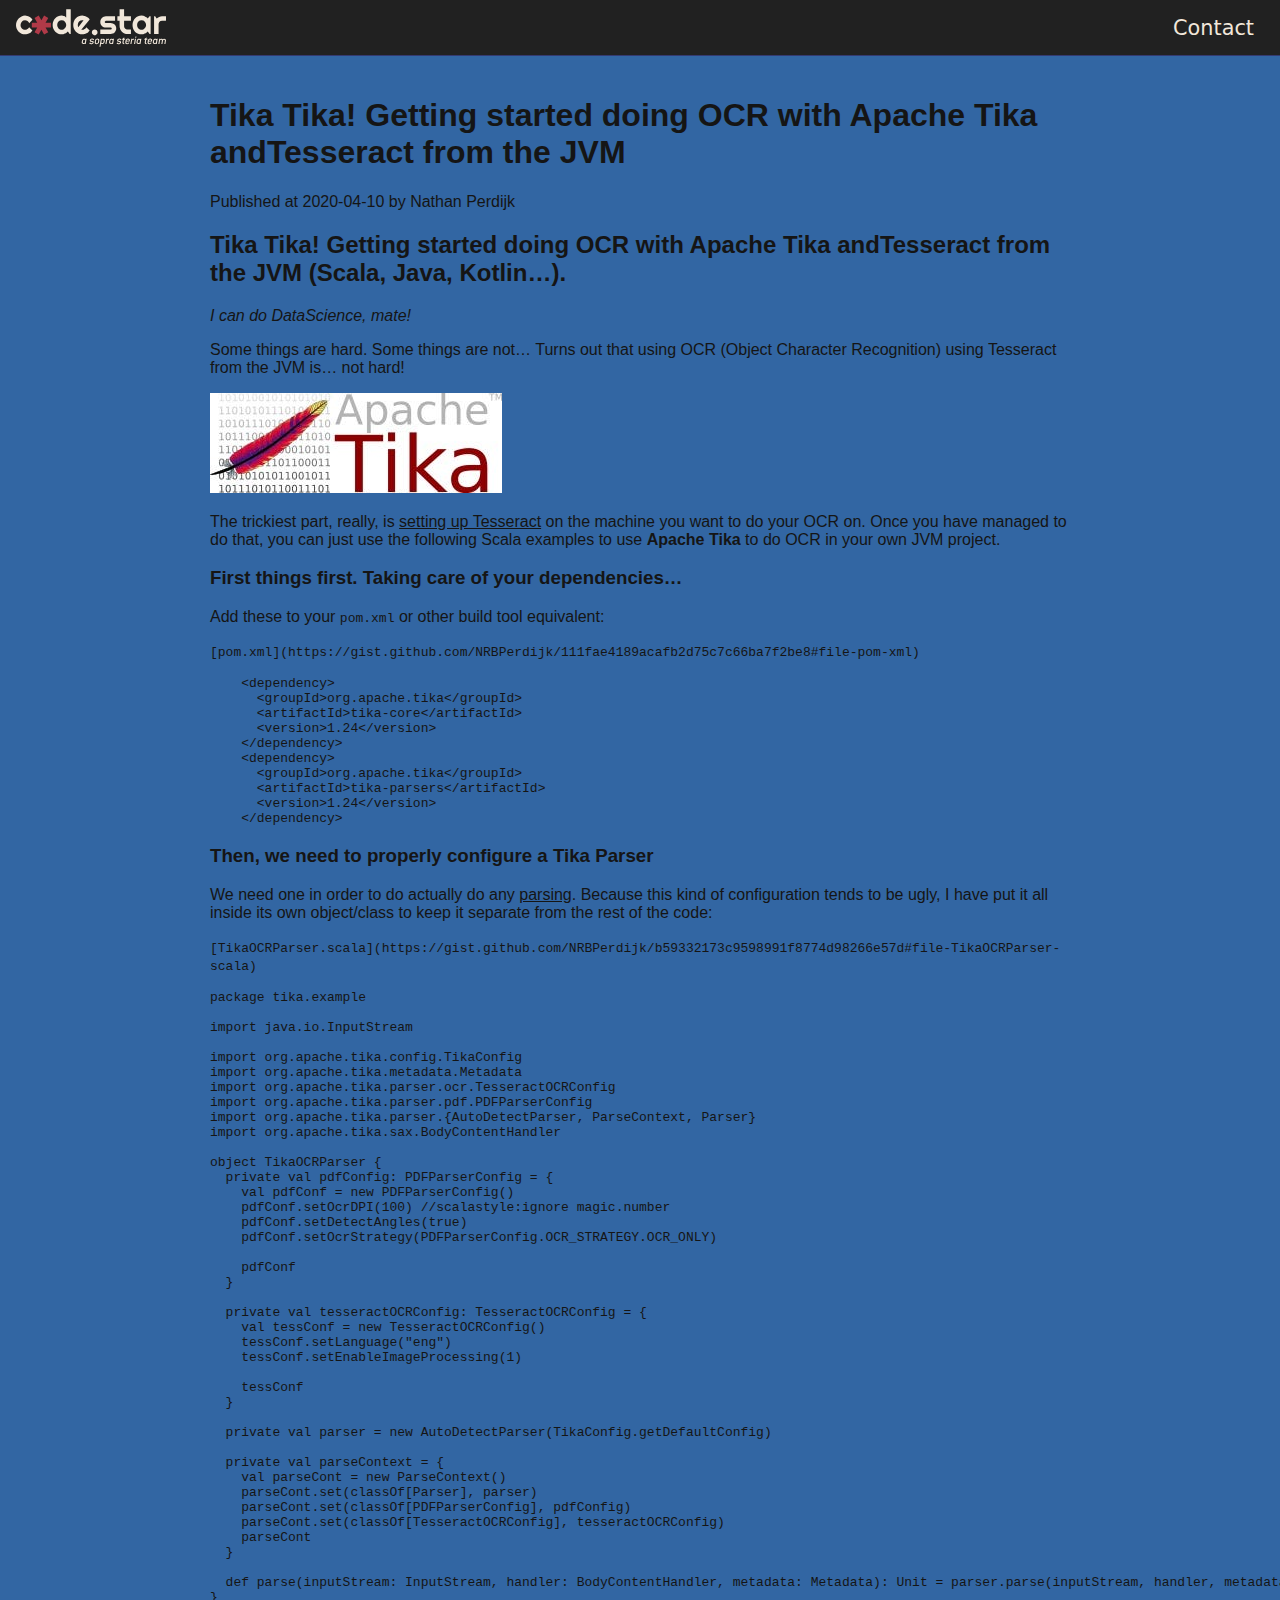
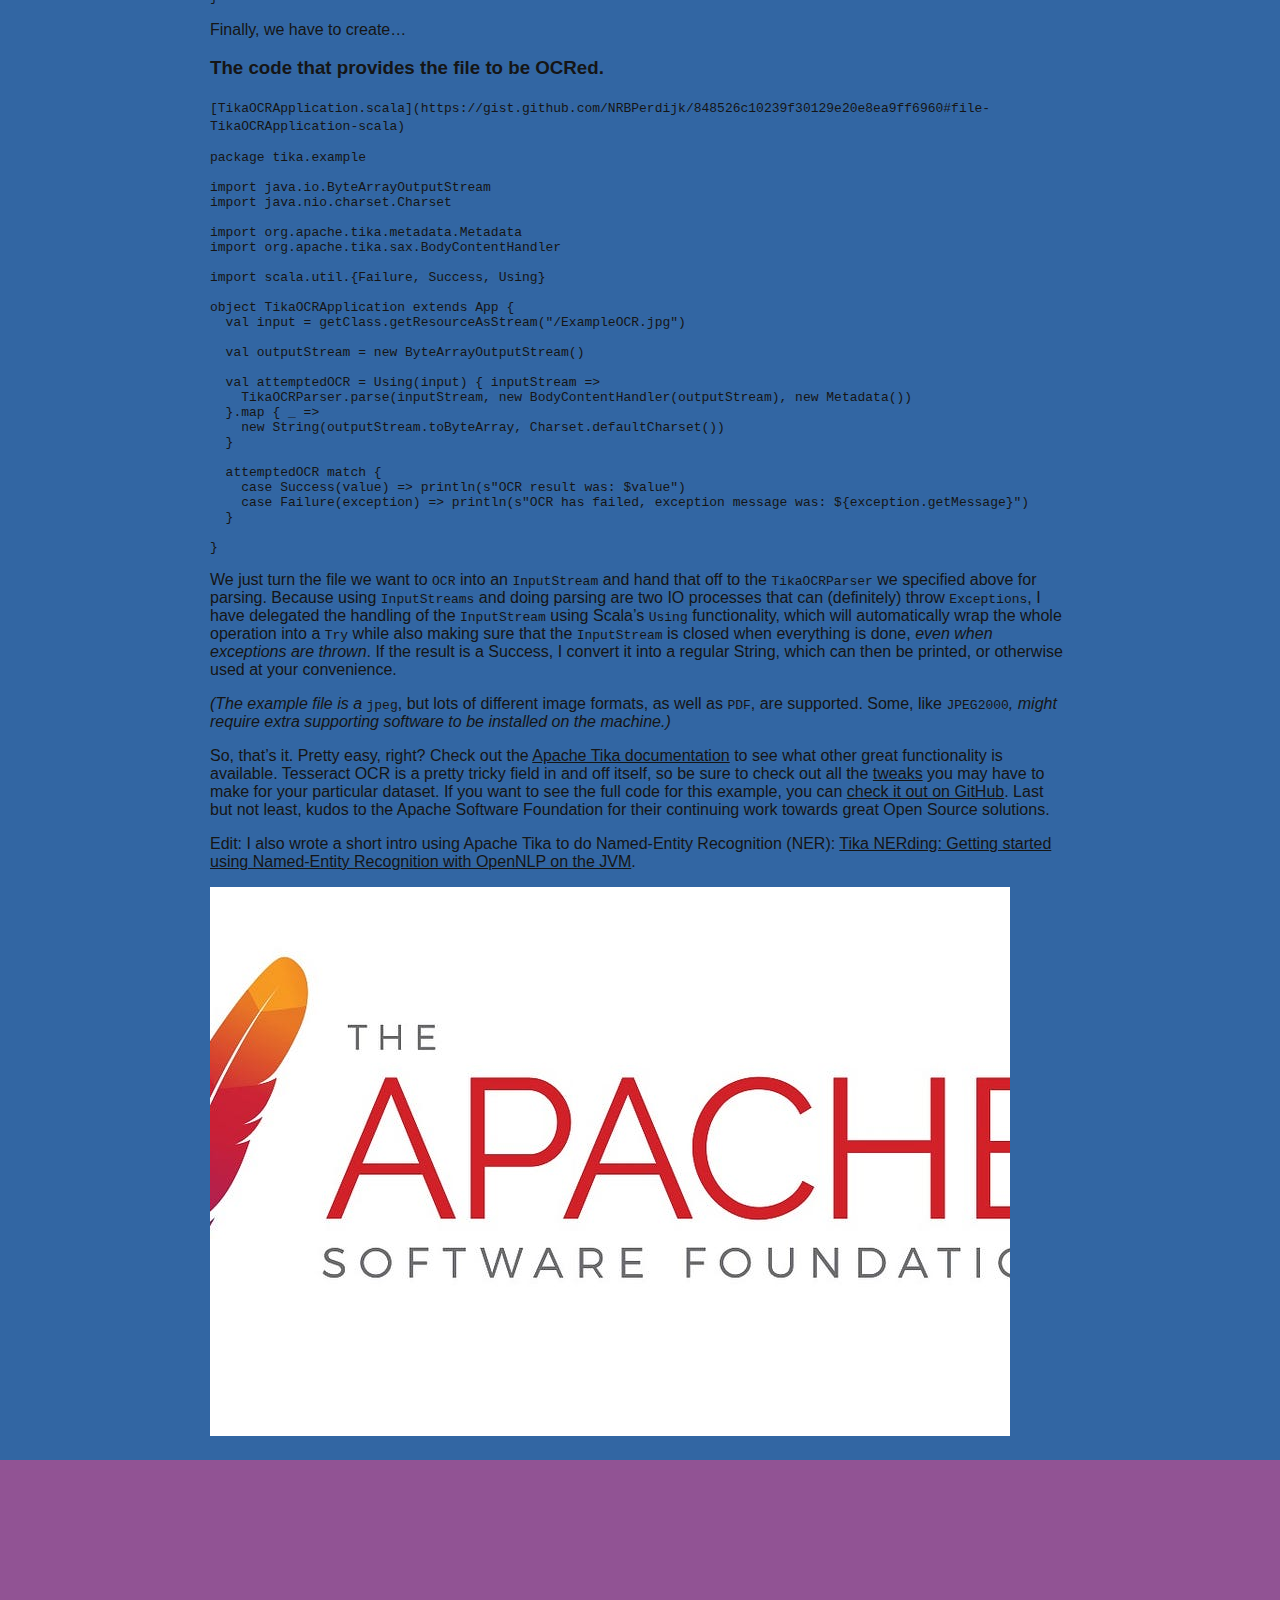
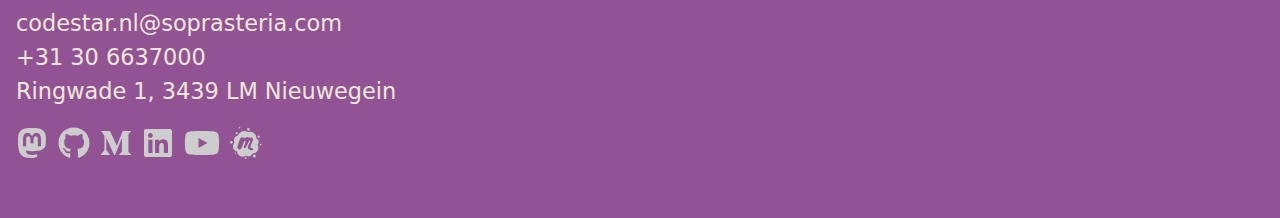
<file: articles/20200410-tika-tika-getting-started-doing-ocr-with-apache-tika-andtesseract-from-the-jvm-f5d2bfe9b397.html>
<!DOCTYPE html><html lang="en"><head><meta charSet="utf-8"/><meta name="viewport" content="width=device-width, initial-scale=1"/><link rel="preload" href="/_next/static/media/4cf2300e9c8272f7-s.p.woff2" as="font" crossorigin="" type="font/woff2"/><link rel="preload" href="/_next/static/media/93f479601ee12b01-s.p.woff2" as="font" crossorigin="" type="font/woff2"/><link rel="preload" as="image" href="/articles/images/1Aj8UgvxNf7r4zTjs-JqL7A.jpeg"/><link rel="preload" as="image" href="/articles/images/1P93TyWUqN0foFjmMaB0ehQ.jpeg"/><link rel="stylesheet" href="/_next/static/css/deecf931bfbdc38e.css" data-precedence="next"/><link rel="stylesheet" href="/_next/static/css/13422ae1d848e043.css" data-precedence="next"/><link rel="preload" as="script" fetchPriority="low" href="/_next/static/chunks/webpack-bafee5ae243c8c89.js"/><script src="/_next/static/chunks/4bd1b696-20882bf820444624.js" async=""></script><script src="/_next/static/chunks/517-0d7e8c6ba2452810.js" async=""></script><script src="/_next/static/chunks/main-app-b25855ec5ccc6eda.js" async=""></script><script src="/_next/static/chunks/970-4a0f7daee52c7cff.js" async=""></script><script src="/_next/static/chunks/173-77a4cc13cb7e18d3.js" async=""></script><script src="/_next/static/chunks/app/articles/%5Bslug%5D/layout-0f8ac0524a72511b.js" async=""></script><script src="/_next/static/chunks/app/articles/%5Bslug%5D/page-c42cdda36797932a.js" async=""></script><meta name="next-size-adjust" content=""/><title>Codestar</title><meta name="description" content="Codestar - a Sopra Steria team"/><link rel="icon" href="/favicon.ico" type="image/x-icon" sizes="16x16"/><script src="/_next/static/chunks/polyfills-42372ed130431b0a.js" noModule=""></script></head><body class="__variable_188709 __variable_9a8899"><nav class="TopBar_top-bar__RDkoF"><div><a href="/"><img alt="Codestar Logo" loading="lazy" width="150" height="40" decoding="async" data-nimg="1" style="color:transparent" src="/codestar_logo_cream-red.svg"/></a><ul><li><a href="https://www.linkedin.com/company/codestar-powered-by-sopra-steria/">Contact</a></li></ul></div></nav><div class="layout_content__K15KO"><main class="layout_main__Afkre"><h1>Tika Tika! Getting started doing OCR with Apache Tika andTesseract from the JVM</h1><p>Published at <!-- -->2020-04-10<!-- --> by <!-- -->Nathan Perdijk</p><h2>Tika Tika! Getting started doing OCR with Apache Tika andTesseract from the JVM (Scala, Java, Kotlin…).</h2>
<p><em>I can do DataScience, mate!</em></p>
<p>Some things are hard. Some things are not… Turns out that using OCR (Object Character Recognition) using Tesseract from the JVM is… not hard!</p>
<img src="/articles/images/1Aj8UgvxNf7r4zTjs-JqL7A.jpeg" alt="" width="292"/>
<p>The trickiest part, really, is <a href="https://github.com/tesseract-ocr/tesseract/wiki">setting up Tesseract</a> on the machine you want to do your OCR on. Once you have managed to do that, you can just use the following Scala examples to use <strong>Apache Tika</strong> to do OCR in your own JVM project.</p>
<h3><strong>First things first. Taking care of your dependencies…</strong></h3>
<p>Add these to your <code>pom.xml</code> or other build tool equivalent:</p>
<p><code>[pom.xml](https://gist.github.com/NRBPerdijk/111fae4189acafb2d75c7c66ba7f2be8#file-pom-xml)</code></p>
<pre><code>    &lt;dependency&gt;
      &lt;groupId&gt;org.apache.tika&lt;/groupId&gt;
      &lt;artifactId&gt;tika-core&lt;/artifactId&gt;
      &lt;version&gt;1.24&lt;/version&gt;
    &lt;/dependency&gt;
    &lt;dependency&gt;
      &lt;groupId&gt;org.apache.tika&lt;/groupId&gt;
      &lt;artifactId&gt;tika-parsers&lt;/artifactId&gt;
      &lt;version&gt;1.24&lt;/version&gt;
    &lt;/dependency&gt;
</code></pre>
<h3>Then, we need to properly configure a Tika Parser</h3>
<p>We need one in order to do actually do any <a href="https://tika.apache.org/1.24/parser.html">parsing</a>. Because this kind of configuration tends to be ugly, I have put it all inside its own object/class to keep it separate from the rest of the code:</p>
<p><code>[TikaOCRParser.scala](https://gist.github.com/NRBPerdijk/b59332173c9598991f8774d98266e57d#file-TikaOCRParser-scala)</code></p>
<pre><code>package tika.example

import java.io.InputStream

import org.apache.tika.config.TikaConfig
import org.apache.tika.metadata.Metadata
import org.apache.tika.parser.ocr.TesseractOCRConfig
import org.apache.tika.parser.pdf.PDFParserConfig
import org.apache.tika.parser.{AutoDetectParser, ParseContext, Parser}
import org.apache.tika.sax.BodyContentHandler

object TikaOCRParser {
  private val pdfConfig: PDFParserConfig = {
    val pdfConf = new PDFParserConfig()
    pdfConf.setOcrDPI(100) //scalastyle:ignore magic.number
    pdfConf.setDetectAngles(true)
    pdfConf.setOcrStrategy(PDFParserConfig.OCR_STRATEGY.OCR_ONLY)

    pdfConf
  }

  private val tesseractOCRConfig: TesseractOCRConfig = {
    val tessConf = new TesseractOCRConfig()
    tessConf.setLanguage(&quot;eng&quot;)
    tessConf.setEnableImageProcessing(1)

    tessConf
  }

  private val parser = new AutoDetectParser(TikaConfig.getDefaultConfig)

  private val parseContext = {
    val parseCont = new ParseContext()
    parseCont.set(classOf[Parser], parser)
    parseCont.set(classOf[PDFParserConfig], pdfConfig)
    parseCont.set(classOf[TesseractOCRConfig], tesseractOCRConfig)
    parseCont
  }

  def parse(inputStream: InputStream, handler: BodyContentHandler, metadata: Metadata): Unit = parser.parse(inputStream, handler, metadata, parseContext)
}
</code></pre>
<p>Finally, we have to create…</p>
<h3>The code that provides the file to be OCRed.</h3>
<p><code>[TikaOCRApplication.scala](https://gist.github.com/NRBPerdijk/848526c10239f30129e20e8ea9ff6960#file-TikaOCRApplication-scala)</code></p>
<pre><code>package tika.example

import java.io.ByteArrayOutputStream
import java.nio.charset.Charset

import org.apache.tika.metadata.Metadata
import org.apache.tika.sax.BodyContentHandler

import scala.util.{Failure, Success, Using}

object TikaOCRApplication extends App {
  val input = getClass.getResourceAsStream(&quot;/ExampleOCR.jpg&quot;)

  val outputStream = new ByteArrayOutputStream()

  val attemptedOCR = Using(input) { inputStream =&gt;
    TikaOCRParser.parse(inputStream, new BodyContentHandler(outputStream), new Metadata())
  }.map { _ =&gt;
    new String(outputStream.toByteArray, Charset.defaultCharset())
  }

  attemptedOCR match {
    case Success(value) =&gt; println(s&quot;OCR result was: $value&quot;)
    case Failure(exception) =&gt; println(s&quot;OCR has failed, exception message was: ${exception.getMessage}&quot;)
  }

}
</code></pre>
<p>We just turn the file we want to <code>OCR</code> into an <code>InputStream</code> and hand that off to the <code>TikaOCRParser</code> we specified above for parsing. Because using <code>InputStreams</code> and doing parsing are two IO processes that can (definitely) throw <code>Exceptions</code>, I have delegated the handling of the <code>InputStream</code> using Scala’s <code>Using</code> functionality, which will automatically wrap the whole operation into a <code>Try</code> while also making sure that the <code>InputStream</code> is closed when everything is done, <em>even when exceptions are thrown</em>. If the result is a Success, I convert it into a regular String, which can then be printed, or otherwise used at your convenience.</p>
<p><em>(The example file is a</em> <code>jpeg</code>, but lots of different image formats, as well as <code>PDF</code>, are supported. Some, like <code>JPEG2000</code><em>, might require extra supporting software to be installed on the machine.)</em></p>
<p>So, that’s it. Pretty easy, right? Check out the <a href="https://tika.apache.org/">Apache Tika documentation</a> to see what other great functionality is available. Tesseract OCR is a pretty tricky field in and off itself, so be sure to check out all the <a href="https://tesseract-ocr.github.io/tessdoc/ImproveQuality">tweaks</a> you may have to make for your particular dataset. If you want to see the full code for this example, you can <a href="https://github.com/NRBPerdijk/tikascalaexample">check it out on GitHub</a>. Last but not least, kudos to the Apache Software Foundation for their continuing work towards great Open Source solutions.</p>
<p>Edit: I also wrote a short intro using Apache Tika to do Named-Entity Recognition (NER): <a href="https://medium.com/codestar-blog/tika-nerding-getting-started-using-named-entity-recognition-with-opennlp-on-the-jvm-scala-java-befc396d6dc5">Tika NERding: Getting started using Named-Entity Recognition with OpenNLP on the JVM</a>.</p>
<img src="/articles/images/1P93TyWUqN0foFjmMaB0ehQ.jpeg" alt="" width="800"/></main></div><footer class="Footer_footer__OYoYH"><div><ul class="contact-info"><li><a href="mailto:codestar@ordina.nl">codestar.nl@soprasteria.com</a></li><li><a href="tel:+31306637000">+31 30 6637000</a></li><li><a href="https://maps.google.com/maps?ll=52.057652,5.111462&amp;z=16&amp;t=m&amp;hl=en-GB&amp;gl=NL&amp;mapclient=embed&amp;cid=15918536717636328792" target="_blank" rel="noopener noreferrer">Ringwade 1, 3439 LM Nieuwegein</a></li></ul><p class="social-links"><a href="https://mastodon.social/@codestar" aria-label="Mastodon" rel="me"><img alt="Codestar Mastodon" loading="lazy" width="32" height="32" decoding="async" data-nimg="1" style="color:transparent" src="/mastodon_logo.svg"/></a><a href="https://github.com/code-star" aria-label="Github"><img alt="Codestar Github" loading="lazy" width="32" height="32" decoding="async" data-nimg="1" style="color:transparent" src="/github_logo.svg"/></a><a href="https://medium.com/codestar-blog" aria-label="Medium"><img alt="Codestar Medium" loading="lazy" width="32" height="32" decoding="async" data-nimg="1" style="color:transparent" src="/medium_logo.svg"/></a><a href="https://www.linkedin.com/company/codestar-powered-by-sopra-steria/" aria-label="Linkedin"><img alt="Codestar LinkedIn" loading="lazy" width="32" height="32" decoding="async" data-nimg="1" style="color:transparent" src="/linkedin_logo.svg"/></a><a href="https://www.youtube.com/channel/UCqwHhJNEUe7D-HGsX4zvKzQ" aria-label="Youtube"><img alt="Codestar Youtube" loading="lazy" width="36" height="32" decoding="async" data-nimg="1" style="color:transparent" src="/youtube_logo.svg"/></a><a href="https://www.meetup.com/Code-Star-Night" aria-label="Meetup.com"><img alt="Codestar Meetup" loading="lazy" width="32" height="32" decoding="async" data-nimg="1" style="color:transparent" src="/meetup_logo.svg"/></a></p></div></footer><script src="/_next/static/chunks/webpack-bafee5ae243c8c89.js" async=""></script><script>(self.__next_f=self.__next_f||[]).push([0])</script><script>self.__next_f.push([1,"1:\"$Sreact.fragment\"\n2:I[5244,[],\"\"]\n3:I[3866,[],\"\"]\n4:I[8173,[\"970\",\"static/chunks/970-4a0f7daee52c7cff.js\",\"173\",\"static/chunks/173-77a4cc13cb7e18d3.js\",\"571\",\"static/chunks/app/articles/%5Bslug%5D/layout-0f8ac0524a72511b.js\"],\"\"]\n5:I[7970,[\"970\",\"static/chunks/970-4a0f7daee52c7cff.js\",\"904\",\"static/chunks/app/articles/%5Bslug%5D/page-c42cdda36797932a.js\"],\"Image\"]\n7:I[6213,[],\"OutletBoundary\"]\n9:I[6213,[],\"MetadataBoundary\"]\nb:I[6213,[],\"ViewportBoundary\"]\nd:I[4835,[],\"\"]\n:HL[\"/_next/static/media/4cf2300e9c8272f7-s.p.woff2\",\"font\",{\"crossOrigin\":\"\",\"type\":\"font/woff2\"}]\n:HL[\"/_next/static/media/93f479601ee12b01-s.p.woff2\",\"font\",{\"crossOrigin\":\"\",\"type\":\"font/woff2\"}]\n:HL[\"/_next/static/css/deecf931bfbdc38e.css\",\"style\"]\n:HL[\"/_next/static/css/13422ae1d848e043.css\",\"style\"]\n"])</script><script>self.__next_f.push([1,"0:{\"P\":null,\"b\":\"nuWv889VLUOIFLUIxBwBi\",\"p\":\"\",\"c\":[\"\",\"articles\",\"20200410-tika-tika-getting-started-doing-ocr-with-apache-tika-andtesseract-from-the-jvm-f5d2bfe9b397\"],\"i\":false,\"f\":[[[\"\",{\"children\":[\"articles\",{\"children\":[[\"slug\",\"20200410-tika-tika-getting-started-doing-ocr-with-apache-tika-andtesseract-from-the-jvm-f5d2bfe9b397\",\"d\"],{\"children\":[\"__PAGE__\",{}]}]}]},\"$undefined\",\"$undefined\",true],[\"\",[\"$\",\"$1\",\"c\",{\"children\":[[[\"$\",\"link\",\"0\",{\"rel\":\"stylesheet\",\"href\":\"/_next/static/css/deecf931bfbdc38e.css\",\"precedence\":\"next\",\"crossOrigin\":\"$undefined\",\"nonce\":\"$undefined\"}]],[\"$\",\"html\",null,{\"lang\":\"en\",\"children\":[\"$\",\"body\",null,{\"className\":\"__variable_188709 __variable_9a8899\",\"children\":[\"$\",\"$L2\",null,{\"parallelRouterKey\":\"children\",\"segmentPath\":[\"children\"],\"error\":\"$undefined\",\"errorStyles\":\"$undefined\",\"errorScripts\":\"$undefined\",\"template\":[\"$\",\"$L3\",null,{}],\"templateStyles\":\"$undefined\",\"templateScripts\":\"$undefined\",\"notFound\":[[],[[\"$\",\"title\",null,{\"children\":\"404: This page could not be found.\"}],[\"$\",\"div\",null,{\"style\":{\"fontFamily\":\"system-ui,\\\"Segoe UI\\\",Roboto,Helvetica,Arial,sans-serif,\\\"Apple Color Emoji\\\",\\\"Segoe UI Emoji\\\"\",\"height\":\"100vh\",\"textAlign\":\"center\",\"display\":\"flex\",\"flexDirection\":\"column\",\"alignItems\":\"center\",\"justifyContent\":\"center\"},\"children\":[\"$\",\"div\",null,{\"children\":[[\"$\",\"style\",null,{\"dangerouslySetInnerHTML\":{\"__html\":\"body{color:#000;background:#fff;margin:0}.next-error-h1{border-right:1px solid rgba(0,0,0,.3)}@media (prefers-color-scheme:dark){body{color:#fff;background:#000}.next-error-h1{border-right:1px solid rgba(255,255,255,.3)}}\"}}],[\"$\",\"h1\",null,{\"className\":\"next-error-h1\",\"style\":{\"display\":\"inline-block\",\"margin\":\"0 20px 0 0\",\"padding\":\"0 23px 0 0\",\"fontSize\":24,\"fontWeight\":500,\"verticalAlign\":\"top\",\"lineHeight\":\"49px\"},\"children\":404}],[\"$\",\"div\",null,{\"style\":{\"display\":\"inline-block\"},\"children\":[\"$\",\"h2\",null,{\"style\":{\"fontSize\":14,\"fontWeight\":400,\"lineHeight\":\"49px\",\"margin\":0},\"children\":\"This page could not be found.\"}]}]]}]}]]],\"forbidden\":\"$undefined\",\"unauthorized\":\"$undefined\"}]}]}]]}],{\"children\":[\"articles\",[\"$\",\"$1\",\"c\",{\"children\":[null,[\"$\",\"$L2\",null,{\"parallelRouterKey\":\"children\",\"segmentPath\":[\"children\",\"articles\",\"children\"],\"error\":\"$undefined\",\"errorStyles\":\"$undefined\",\"errorScripts\":\"$undefined\",\"template\":[\"$\",\"$L3\",null,{}],\"templateStyles\":\"$undefined\",\"templateScripts\":\"$undefined\",\"notFound\":\"$undefined\",\"forbidden\":\"$undefined\",\"unauthorized\":\"$undefined\"}]]}],{\"children\":[[\"slug\",\"20200410-tika-tika-getting-started-doing-ocr-with-apache-tika-andtesseract-from-the-jvm-f5d2bfe9b397\",\"d\"],[\"$\",\"$1\",\"c\",{\"children\":[[[\"$\",\"link\",\"0\",{\"rel\":\"stylesheet\",\"href\":\"/_next/static/css/13422ae1d848e043.css\",\"precedence\":\"next\",\"crossOrigin\":\"$undefined\",\"nonce\":\"$undefined\"}]],[null,[\"$\",\"nav\",null,{\"className\":\"TopBar_top-bar__RDkoF\",\"children\":[\"$\",\"div\",null,{\"children\":[[\"$\",\"$L4\",null,{\"href\":\"/\",\"children\":[\"$\",\"$L5\",null,{\"src\":\"/codestar_logo_cream-red.svg\",\"alt\":\"Codestar Logo\",\"width\":150,\"height\":40}]}],[\"$\",\"ul\",null,{\"children\":[\"$\",\"li\",null,{\"children\":[\"$\",\"a\",null,{\"href\":\"https://www.linkedin.com/company/codestar-powered-by-sopra-steria/\",\"children\":\"Contact\"}]}]}]]}]}],[\"$\",\"div\",null,{\"className\":\"layout_content__K15KO\",\"children\":[\"$\",\"main\",null,{\"className\":\"layout_main__Afkre\",\"children\":[\"$\",\"$L2\",null,{\"parallelRouterKey\":\"children\",\"segmentPath\":[\"children\",\"articles\",\"children\",\"$0:f:0:1:2:children:2:children:0\",\"children\"],\"error\":\"$undefined\",\"errorStyles\":\"$undefined\",\"errorScripts\":\"$undefined\",\"template\":[\"$\",\"$L3\",null,{}],\"templateStyles\":\"$undefined\",\"templateScripts\":\"$undefined\",\"notFound\":\"$undefined\",\"forbidden\":\"$undefined\",\"unauthorized\":\"$undefined\"}]}]}],[\"$\",\"footer\",null,{\"className\":\"Footer_footer__OYoYH\",\"children\":[\"$\",\"div\",null,{\"children\":[[\"$\",\"ul\",null,{\"className\":\"contact-info\",\"children\":[[\"$\",\"li\",null,{\"children\":[\"$\",\"a\",null,{\"href\":\"mailto:codestar@ordina.nl\",\"children\":\"codestar.nl@soprasteria.com\"}]}],[\"$\",\"li\",null,{\"children\":[\"$\",\"a\",null,{\"href\":\"tel:+31306637000\",\"children\":\"+31 30 6637000\"}]}],[\"$\",\"li\",null,{\"children\":[\"$\",\"a\",null,{\"href\":\"https://maps.google.com/maps?ll=52.057652,5.111462\u0026z=16\u0026t=m\u0026hl=en-GB\u0026gl=NL\u0026mapclient=embed\u0026cid=15918536717636328792\",\"target\":\"_blank\",\"rel\":\"noopener noreferrer\",\"children\":\"Ringwade 1, 3439 LM Nieuwegein\"}]}]]}],[\"$\",\"p\",null,{\"className\":\"social-links\",\"children\":[[\"$\",\"a\",null,{\"href\":\"https://mastodon.social/@codestar\",\"aria-label\":\"Mastodon\",\"rel\":\"me\",\"children\":[\"$\",\"$L5\",null,{\"src\":\"/mastodon_logo.svg\",\"alt\":\"Codestar Mastodon\",\"width\":32,\"height\":32}]}],[\"$\",\"a\",null,{\"href\":\"https://github.com/code-star\",\"aria-label\":\"Github\",\"children\":[\"$\",\"$L5\",null,{\"src\":\"/github_logo.svg\",\"alt\":\"Codestar Github\",\"width\":32,\"height\":32}]}],[\"$\",\"a\",null,{\"href\":\"https://medium.com/codestar-blog\",\"aria-label\":\"Medium\",\"children\":[\"$\",\"$L5\",null,{\"src\":\"/medium_logo.svg\",\"alt\":\"Codestar Medium\",\"width\":32,\"height\":32}]}],[\"$\",\"a\",null,{\"href\":\"https://www.linkedin.com/company/codestar-powered-by-sopra-steria/\",\"aria-label\":\"Linkedin\",\"children\":[\"$\",\"$L5\",null,{\"src\":\"/linkedin_logo.svg\",\"alt\":\"Codestar LinkedIn\",\"width\":32,\"height\":32}]}],[\"$\",\"a\",null,{\"href\":\"https://www.youtube.com/channel/UCqwHhJNEUe7D-HGsX4zvKzQ\",\"aria-label\":\"Youtube\",\"children\":[\"$\",\"$L5\",null,{\"src\":\"/youtube_logo.svg\",\"alt\":\"Codestar Youtube\",\"width\":36,\"height\":32}]}],[\"$\",\"a\",null,{\"href\":\"https://www.meetup.com/Code-Star-Night\",\"aria-label\":\"Meetup.com\",\"children\":[\"$\",\"$L5\",null,{\"src\":\"/meetup_logo.svg\",\"alt\":\"Codestar Meetup\",\"width\":32,\"height\":32}]}]]}]]}]}]]]}],{\"children\":[\"__PAGE__\",[\"$\",\"$1\",\"c\",{\"children\":[\"$L6\",null,[\"$\",\"$L7\",null,{\"children\":\"$L8\"}]]}],{},null,false]},null,false]},null,false]},null,false],[\"$\",\"$1\",\"h\",{\"children\":[null,[\"$\",\"$1\",\"4LTfROkHsTF79UF9yzPot\",{\"children\":[[\"$\",\"$L9\",null,{\"children\":\"$La\"}],[\"$\",\"$Lb\",null,{\"children\":\"$Lc\"}],[\"$\",\"meta\",null,{\"name\":\"next-size-adjust\",\"content\":\"\"}]]}]]}],false]],\"m\":\"$undefined\",\"G\":[\"$d\",\"$undefined\"],\"s\":false,\"S\":true}\n"])</script><script>self.__next_f.push([1,"e:I[9214,[\"970\",\"static/chunks/970-4a0f7daee52c7cff.js\",\"904\",\"static/chunks/app/articles/%5Bslug%5D/page-c42cdda36797932a.js\"],\"PreloadChunks\"]\n6:[[\"$\",\"h1\",null,{\"children\":\"Tika Tika! Getting started doing OCR with Apache Tika andTesseract from the JVM\"}],[\"$\",\"p\",null,{\"children\":[\"Published at \",\"2020-04-10\",\" by \",\"Nathan Perdijk\"]}],[[\"$\",\"$Le\",null,{\"moduleIds\":\"$undefined\"}],\"$Lf\"]]\n"])</script><script>self.__next_f.push([1,"10:T524,package tika.example\n\nimport java.io.InputStream\n\nimport org.apache.tika.config.TikaConfig\nimport org.apache.tika.metadata.Metadata\nimport org.apache.tika.parser.ocr.TesseractOCRConfig\nimport org.apache.tika.parser.pdf.PDFParserConfig\nimport org.apache.tika.parser.{AutoDetectParser, ParseContext, Parser}\nimport org.apache.tika.sax.BodyContentHandler\n\nobject TikaOCRParser {\n  private val pdfConfig: PDFParserConfig = {\n    val pdfConf = new PDFParserConfig()\n    pdfConf.setOcrDPI(100) //scalastyle:ignore magic.number\n    pdfConf.setDetectAngles(true)\n    pdfConf.setOcrStrategy(PDFParserConfig.OCR_STRATEGY.OCR_ONLY)\n\n    pdfConf\n  }\n\n  private val tesseractOCRConfig: TesseractOCRConfig = {\n    val tessConf = new TesseractOCRConfig()\n    tessConf.setLanguage(\"eng\")\n    tessConf.setEnableImageProcessing(1)\n\n    tessConf\n  }\n\n  private val parser = new AutoDetectParser(TikaConfig.getDefaultConfig)\n\n  private val parseContext = {\n    val parseCont = new ParseContext()\n    parseCont.set(classOf[Parser], parser)\n    parseCont.set(classOf[PDFParserConfig], pdfConfig)\n    parseCont.set(classOf[TesseractOCRConfig], tesseractOCRConfig)\n    parseCont\n  }\n\n  def parse(inputStream: InputStream, handler: BodyContentHandler, metadata: Metadata): Unit = parser.parse(inputStream, handler, metadata, parseContext)\n}\n"])</script><script>self.__next_f.push([1,"f:[[\"$\",\"h2\",null,{\"children\":\"Tika Tika! Getting started doing OCR with Apache Tika andTesseract from the JVM (Scala, Java, Kotlin…).\"}],\"\\n\",[\"$\",\"p\",null,{\"children\":[\"$\",\"em\",null,{\"children\":\"I can do DataScience, mate!\"}]}],\"\\n\",[\"$\",\"p\",null,{\"children\":\"Some things are hard. Some things are not… Turns out that using OCR (Object Character Recognition) using Tesseract from the JVM is… not hard!\"}],\"\\n\",[\"$\",\"img\",null,{\"src\":\"/articles/images/1Aj8UgvxNf7r4zTjs-JqL7A.jpeg\",\"alt\":\"\",\"width\":\"292\"}],\"\\n\",[\"$\",\"p\",null,{\"children\":[\"The trickiest part, really, is \",[\"$\",\"a\",null,{\"href\":\"https://github.com/tesseract-ocr/tesseract/wiki\",\"children\":\"setting up Tesseract\"}],\" on the machine you want to do your OCR on. Once you have managed to do that, you can just use the following Scala examples to use \",[\"$\",\"strong\",null,{\"children\":\"Apache Tika\"}],\" to do OCR in your own JVM project.\"]}],\"\\n\",[\"$\",\"h3\",null,{\"children\":[\"$\",\"strong\",null,{\"children\":\"First things first. Taking care of your dependencies…\"}]}],\"\\n\",[\"$\",\"p\",null,{\"children\":[\"Add these to your \",[\"$\",\"code\",null,{\"children\":\"pom.xml\"}],\" or other build tool equivalent:\"]}],\"\\n\",[\"$\",\"p\",null,{\"children\":[\"$\",\"code\",null,{\"children\":\"[pom.xml](https://gist.github.com/NRBPerdijk/111fae4189acafb2d75c7c66ba7f2be8#file-pom-xml)\"}]}],\"\\n\",[\"$\",\"pre\",null,{\"children\":[\"$\",\"code\",null,{\"children\":\"    \u003cdependency\u003e\\n      \u003cgroupId\u003eorg.apache.tika\u003c/groupId\u003e\\n      \u003cartifactId\u003etika-core\u003c/artifactId\u003e\\n      \u003cversion\u003e1.24\u003c/version\u003e\\n    \u003c/dependency\u003e\\n    \u003cdependency\u003e\\n      \u003cgroupId\u003eorg.apache.tika\u003c/groupId\u003e\\n      \u003cartifactId\u003etika-parsers\u003c/artifactId\u003e\\n      \u003cversion\u003e1.24\u003c/version\u003e\\n    \u003c/dependency\u003e\\n\"}]}],\"\\n\",[\"$\",\"h3\",null,{\"children\":\"Then, we need to properly configure a Tika Parser\"}],\"\\n\",[\"$\",\"p\",null,{\"children\":[\"We need one in order to do actually do any \",[\"$\",\"a\",null,{\"href\":\"https://tika.apache.org/1.24/parser.html\",\"children\":\"parsing\"}],\". Because this kind of configuration tends to be ugly, I have put it all inside its own object/class to keep it separate from the rest of the code:\"]}],\"\\n\",[\"$\",\"p\",null,{\"children\":[\"$\",\"code\",null,{\"children\":\"[TikaOCRParser.scala](https://gist.github.com/NRBPerdijk/b59332173c9598991f8774d98266e57d#file-TikaOCRParser-scala)\"}]}],\"\\n\",[\"$\",\"pre\",null,{\"children\":[\"$\",\"code\",null,{\"children\":\"$10\"}]}],\"\\n\",[\"$\",\"p\",null,{\"children\":\"Finally, we have to create…\"}],\"\\n\",[\"$\",\"h3\",null,{\"children\":\"The code that provides the file to be OCRed.\"}],\"\\n\",[\"$\",\"p\",null,{\"children\":[\"$\",\"code\",null,{\"children\":\"[TikaOCRApplication.scala](https://gist.github.com/NRBPerdijk/848526c10239f30129e20e8ea9ff6960#file-TikaOCRApplication-scala)\"}]}],\"\\n\",[\"$\",\"pre\",null,{\"children\":[\"$\",\"code\",null,{\"children\":\"package tika.example\\n\\nimport java.io.ByteArrayOutputStream\\nimport java.nio.charset.Charset\\n\\nimport org.apache.tika.metadata.Metadata\\nimport org.apache.tika.sax.BodyContentHandler\\n\\nimport scala.util.{Failure, Success, Using}\\n\\nobject TikaOCRApplication extends App {\\n  val input = getClass.getResourceAsStream(\\\"/ExampleOCR.jpg\\\")\\n\\n  val outputStream = new ByteArrayOutputStream()\\n\\n  val attemptedOCR = Using(input) { inputStream =\u003e\\n    TikaOCRParser.parse(inputStream, new BodyContentHandler(outputStream), new Metadata())\\n  }.map { _ =\u003e\\n    new String(outputStream.toByteArray, Charset.defaultCharset())\\n  }\\n\\n  attemptedOCR match {\\n    case Success(value) =\u003e println(s\\\"OCR result was: $value\\\")\\n    case Failure(exception) =\u003e println(s\\\"OCR has failed, exception message was: ${exception.getMessage}\\\")\\n  }\\n\\n}\\n\"}]}],\"\\n\",[\"$\",\"p\",null,{\"children\":[\"We just turn the file we want to \",[\"$\",\"code\",null,{\"children\":\"OCR\"}],\" into an \",[\"$\",\"code\",null,{\"children\":\"InputStream\"}],\" and hand that off to the \",[\"$\",\"code\",null,{\"children\":\"TikaOCRParser\"}],\" we specified above for parsing. Because using \",[\"$\",\"code\",null,{\"children\":\"InputStreams\"}],\" and doing parsing are two IO processes that can (definitely) throw \",[\"$\",\"code\",null,{\"children\":\"Exceptions\"}],\", I have delegated the handling of the \",[\"$\",\"code\",null,{\"children\":\"InputStream\"}],\" using Scala’s \",[\"$\",\"code\",null,{\"children\":\"Using\"}],\" functionality, which will automatically wrap the whole operation into a \",[\"$\",\"code\",null,{\"children\":\"Try\"}],\" while also making sure that the \",[\"$\",\"code\",null,{\"children\":\"InputStream\"}],\" is closed when everything is done, \",[\"$\",\"em\",null,{\"children\":\"even when exceptions are thrown\"}],\". If the result is a Success, I convert it into a regular String, which can then be printed, or otherwise used at your convenience.\"]}],\"\\n\",[\"$\",\"p\",null,{\"children\":[[\"$\",\"em\",null,{\"children\":\"(The example file is a\"}],\" \",[\"$\",\"code\",null,{\"children\":\"jpeg\"}],\", but lots of different image formats, as well as \",[\"$\",\"code\",null,{\"children\":\"PDF\"}],\", are supported. Some, like \",[\"$\",\"code\",null,{\"children\":\"JPEG2000\"}],[\"$\",\"em\",null,{\"children\":\", might require extra supporting software to be installed on the machine.)\"}]]}],\"\\n\",[\"$\",\"p\",null,{\"children\":[\"So, that’s it. Pretty easy, right? Check out the \",[\"$\",\"a\",null,{\"href\":\"https://tika.apache.org/\",\"children\":\"Apache Tika documentation\"}],\" to see what other great functionality is available. Tesseract OCR is a pretty tricky field in and off itself, so be sure to check out all the \",[\"$\",\"a\",null,{\"href\":\"https://tesseract-ocr.github.io/tessdoc/ImproveQuality\",\"children\":\"tweaks\"}],\" you may have to make for your particular dataset. If you want to see the full code for this example, you can \",[\"$\",\"a\",null,{\"href\":\"https://github.com/NRBPerdijk/tikascalaexample\",\"children\":\"check it out on GitHub\"}],\". Last but not least, kudos to the Apache Software Foundation for their continuing work towards great Open Source solutions.\"]}],\"\\n\",[\"$\",\"p\",null,{\"children\":[\"Edit: I also wrote a short intro using Apache Tika to do Named-Entity Recognition (NER): \",[\"$\",\"a\",null,{\"href\":\"https://medium.com/codestar-blog/tika-nerding-getting-started-using-named-entity-recognition-with-opennlp-on-the-jvm-scala-java-befc396d6dc5\",\"children\":\"Tika NERding: Getting started using Named-Entity Recognition with OpenNLP on the JVM\"}],\".\"]}],\"\\n\",[\"$\",\"img\",null,{\"src\":\"/articles/images/1P93TyWUqN0foFjmMaB0ehQ.jpeg\",\"alt\":\"\",\"width\":\"800\"}]]\n"])</script><script>self.__next_f.push([1,"c:[[\"$\",\"meta\",\"0\",{\"name\":\"viewport\",\"content\":\"width=device-width, initial-scale=1\"}]]\na:[[\"$\",\"meta\",\"0\",{\"charSet\":\"utf-8\"}],[\"$\",\"title\",\"1\",{\"children\":\"Codestar\"}],[\"$\",\"meta\",\"2\",{\"name\":\"description\",\"content\":\"Codestar - a Sopra Steria team\"}],[\"$\",\"link\",\"3\",{\"rel\":\"icon\",\"href\":\"/favicon.ico\",\"type\":\"image/x-icon\",\"sizes\":\"16x16\"}]]\n"])</script><script>self.__next_f.push([1,"8:null\n"])</script></body></html>
</file>
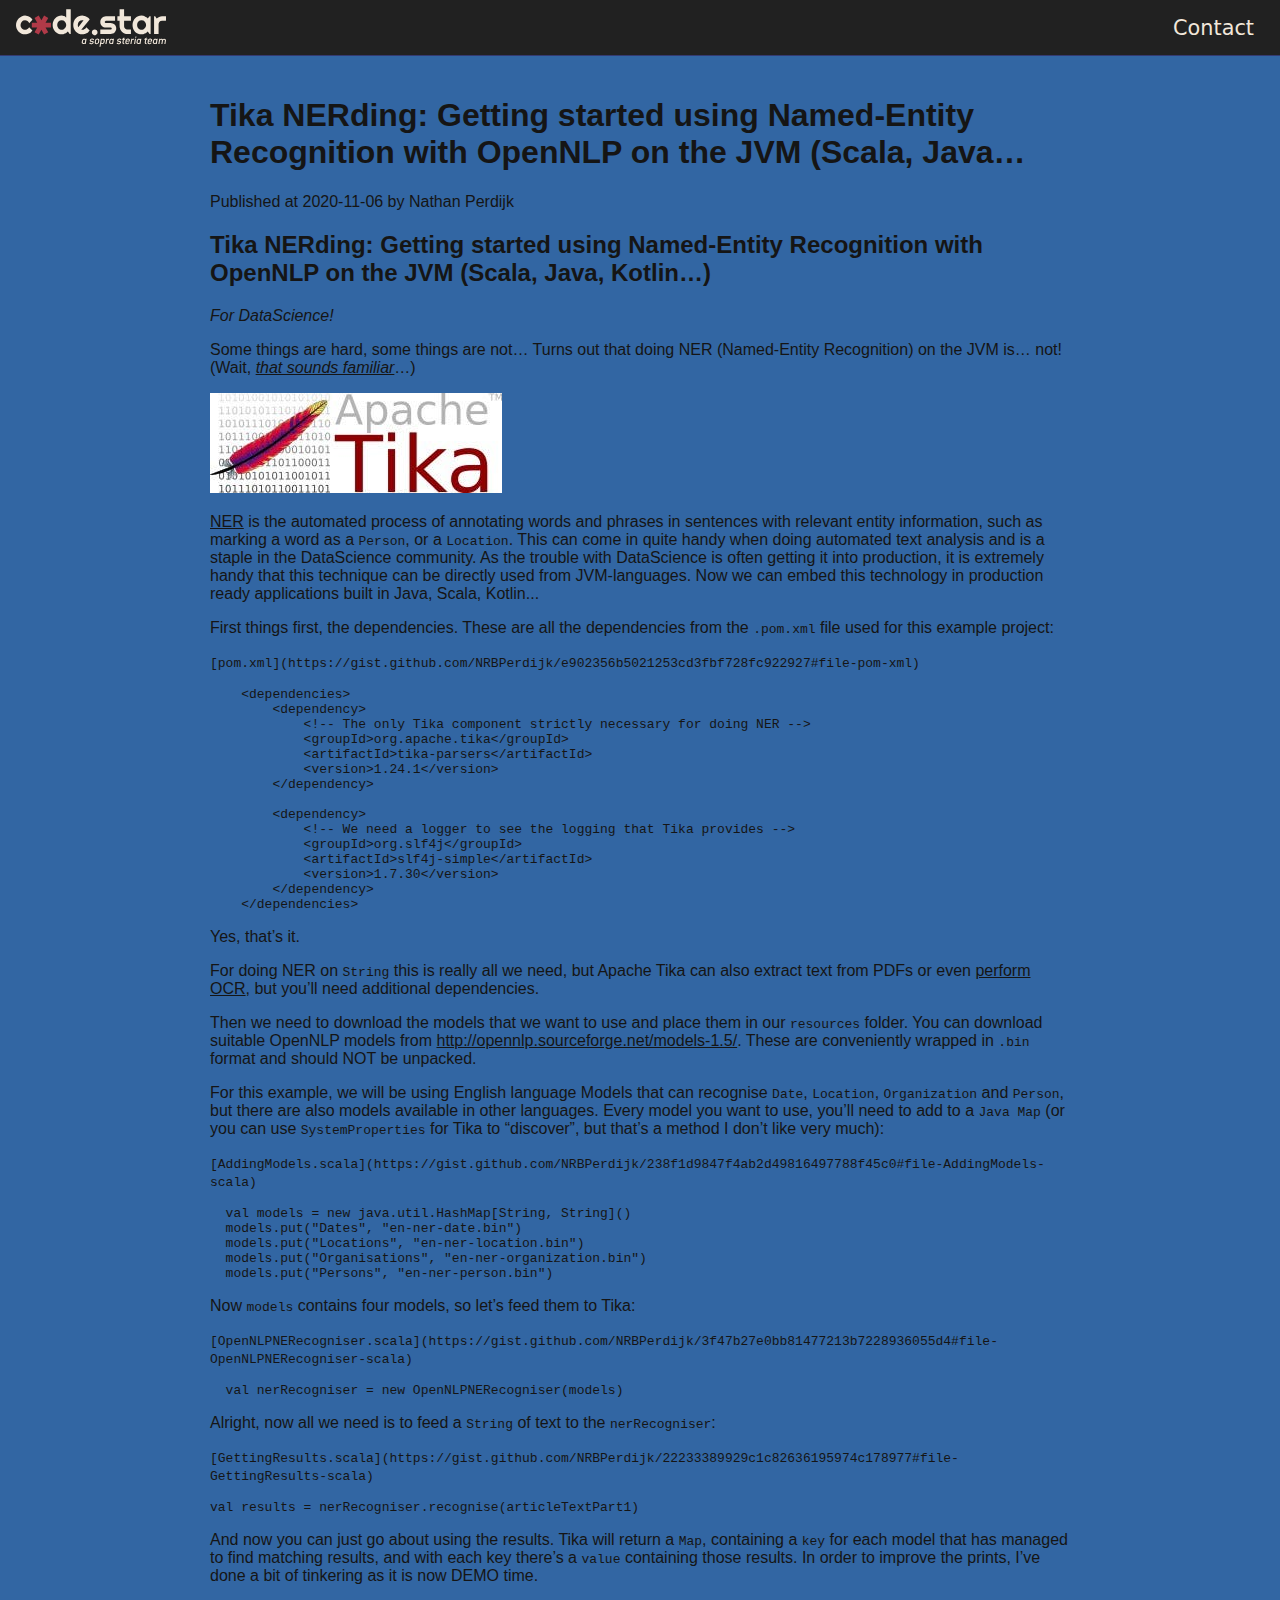
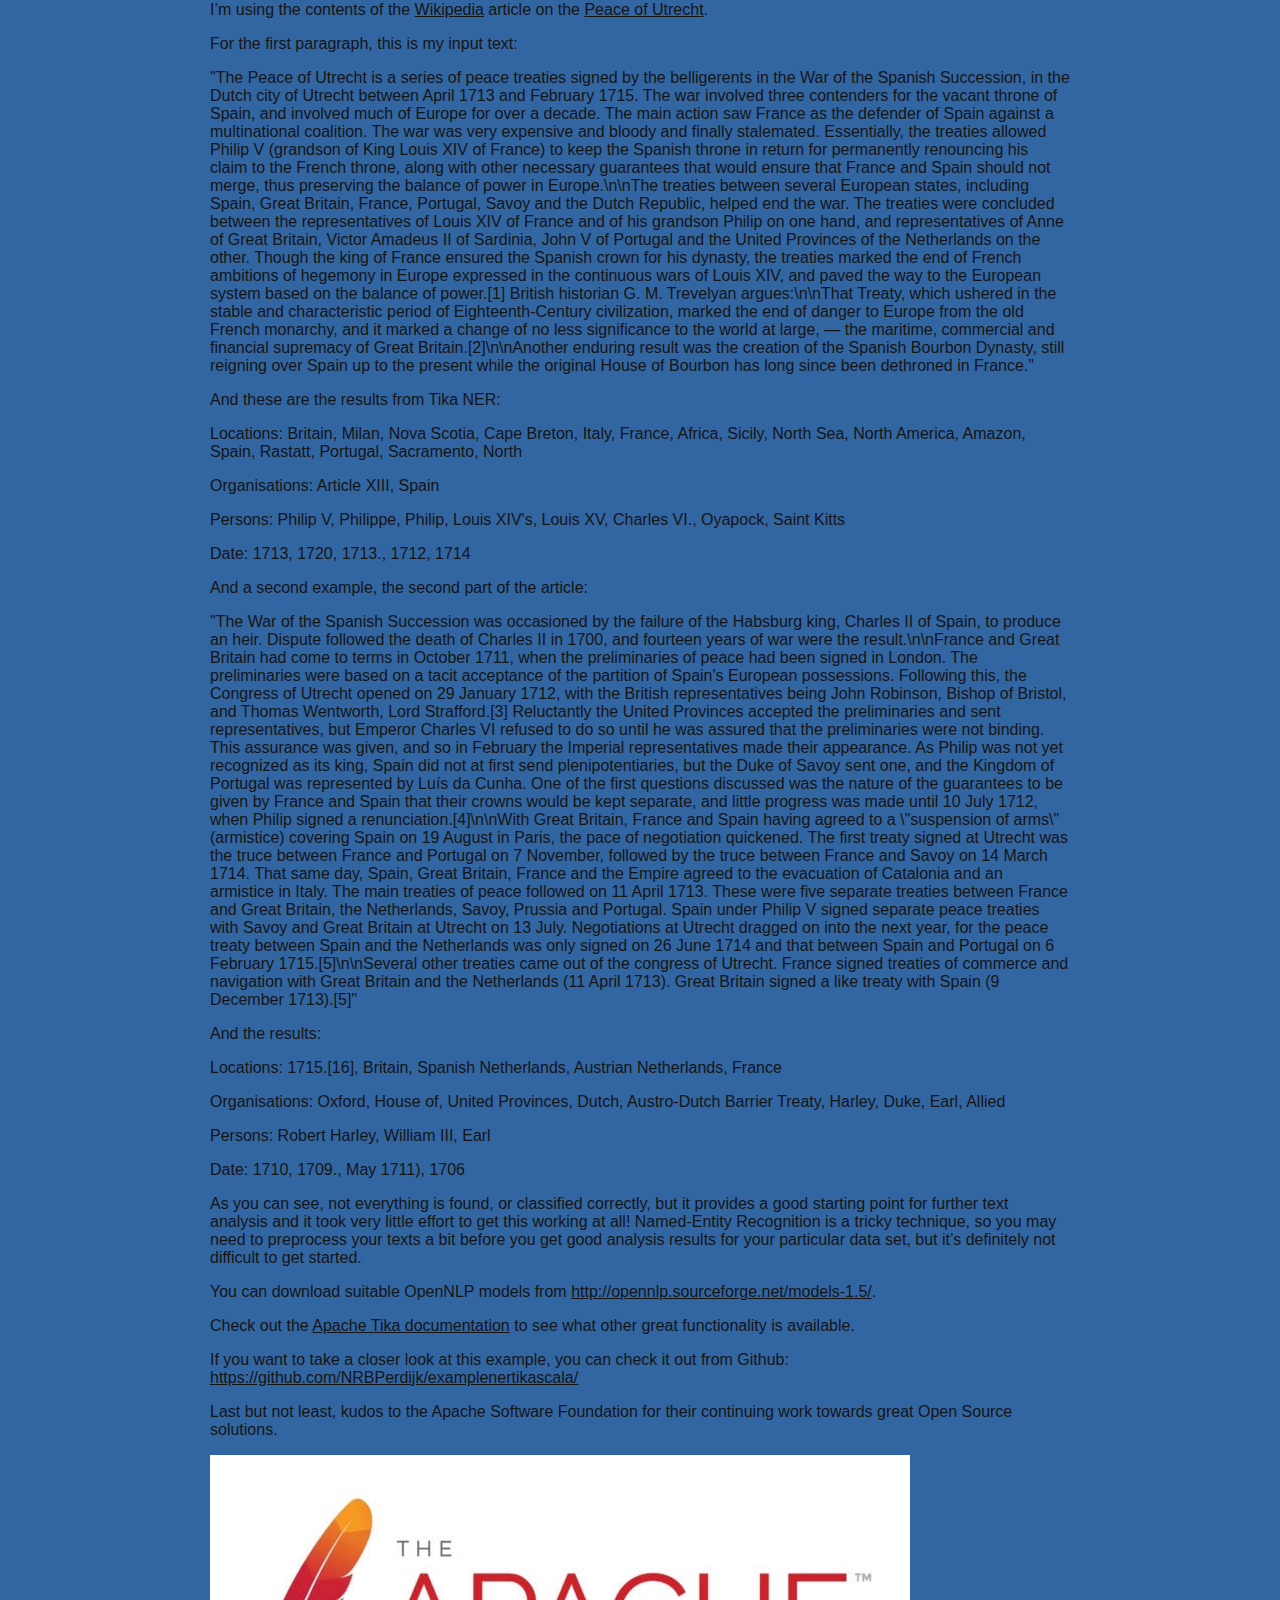
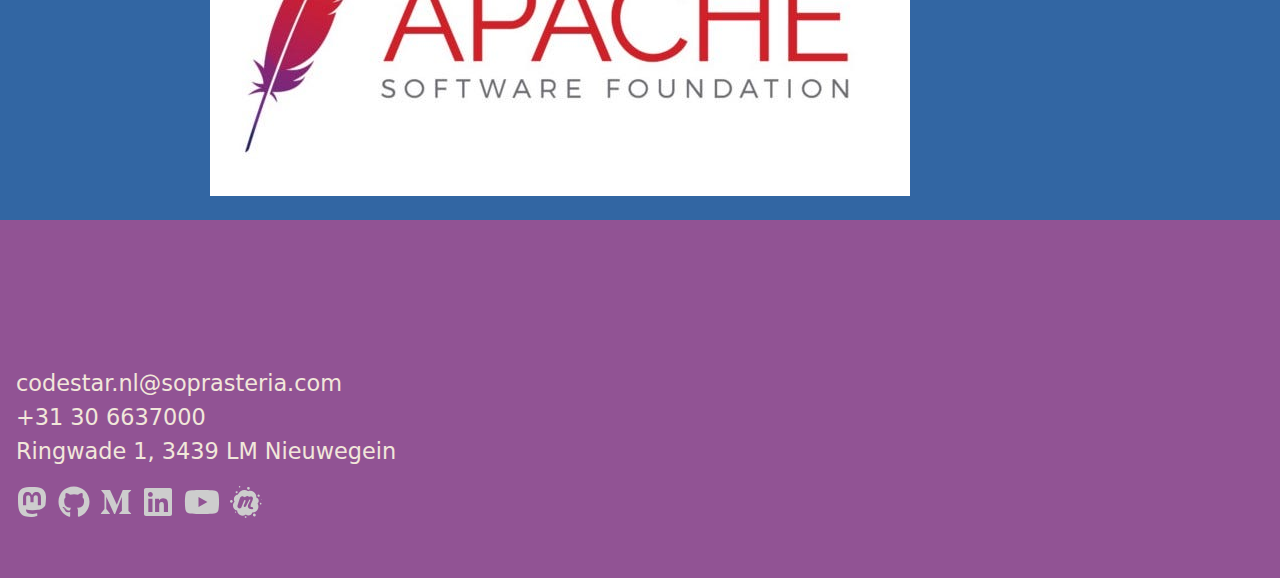
<file: articles/20201106-tika-nerding-getting-started-using-named-entity-recognition-with-opennlp-on-the-jvm-scala-java-befc396d6dc5.html>
<!DOCTYPE html><html lang="en"><head><meta charSet="utf-8"/><meta name="viewport" content="width=device-width, initial-scale=1"/><link rel="preload" href="/_next/static/media/4cf2300e9c8272f7-s.p.woff2" as="font" crossorigin="" type="font/woff2"/><link rel="preload" href="/_next/static/media/93f479601ee12b01-s.p.woff2" as="font" crossorigin="" type="font/woff2"/><link rel="preload" as="image" href="/articles/images/1QvLkMzKtFw0DxqZ-pWiL8g.jpeg"/><link rel="preload" as="image" href="/articles/images/1cQGXudGNVjRGDM2uB-BuGA.jpeg"/><link rel="stylesheet" href="/_next/static/css/deecf931bfbdc38e.css" data-precedence="next"/><link rel="stylesheet" href="/_next/static/css/13422ae1d848e043.css" data-precedence="next"/><link rel="preload" as="script" fetchPriority="low" href="/_next/static/chunks/webpack-bafee5ae243c8c89.js"/><script src="/_next/static/chunks/4bd1b696-20882bf820444624.js" async=""></script><script src="/_next/static/chunks/517-0d7e8c6ba2452810.js" async=""></script><script src="/_next/static/chunks/main-app-b25855ec5ccc6eda.js" async=""></script><script src="/_next/static/chunks/970-4a0f7daee52c7cff.js" async=""></script><script src="/_next/static/chunks/173-77a4cc13cb7e18d3.js" async=""></script><script src="/_next/static/chunks/app/articles/%5Bslug%5D/layout-0f8ac0524a72511b.js" async=""></script><script src="/_next/static/chunks/app/articles/%5Bslug%5D/page-c42cdda36797932a.js" async=""></script><meta name="next-size-adjust" content=""/><title>Codestar</title><meta name="description" content="Codestar - a Sopra Steria team"/><link rel="icon" href="/favicon.ico" type="image/x-icon" sizes="16x16"/><script src="/_next/static/chunks/polyfills-42372ed130431b0a.js" noModule=""></script></head><body class="__variable_188709 __variable_9a8899"><nav class="TopBar_top-bar__RDkoF"><div><a href="/"><img alt="Codestar Logo" loading="lazy" width="150" height="40" decoding="async" data-nimg="1" style="color:transparent" src="/codestar_logo_cream-red.svg"/></a><ul><li><a href="https://www.linkedin.com/company/codestar-powered-by-sopra-steria/">Contact</a></li></ul></div></nav><div class="layout_content__K15KO"><main class="layout_main__Afkre"><h1>Tika NERding: Getting started using Named-Entity Recognition with OpenNLP on the JVM (Scala, Java…</h1><p>Published at <!-- -->2020-11-06<!-- --> by <!-- -->Nathan Perdijk</p><h2>Tika NERding: Getting started using Named-Entity Recognition with OpenNLP on the JVM (Scala, Java, Kotlin…)</h2>
<p><em>For DataScience!</em></p>
<p>Some things are hard, some things are not… Turns out that doing NER (Named-Entity Recognition) on the JVM is… not! (Wait, <em><a href="https://medium.com/codestar-blog/tika-tika-getting-started-doing-ocr-with-apache-tika-andtesseract-from-the-jvm-f5d2bfe9b397">that sounds familiar</a></em>…)</p>
<img src="/articles/images/1QvLkMzKtFw0DxqZ-pWiL8g.jpeg" alt="" width="292"/>
<p><a href="https://en.wikipedia.org/wiki/Named-entity_recognition">NER</a> is the automated process of annotating words and phrases in sentences with relevant entity information, such as marking a word as a <code>Person</code>, or a <code>Location</code>. This can come in quite handy when doing automated text analysis and is a staple in the DataScience community. As the trouble with DataScience is often getting it into production, it is extremely handy that this technique can be directly used from JVM-languages. Now we can embed this technology in production ready applications built in Java, Scala, Kotlin...</p>
<p>First things first, the dependencies. These are all the dependencies from the <code>.pom.xml</code> file used for this example project:</p>
<p><code>[pom.xml](https://gist.github.com/NRBPerdijk/e902356b5021253cd3fbf728fc922927#file-pom-xml)</code></p>
<pre><code>    &lt;dependencies&gt;
        &lt;dependency&gt;
            &lt;!-- The only Tika component strictly necessary for doing NER --&gt;
            &lt;groupId&gt;org.apache.tika&lt;/groupId&gt;
            &lt;artifactId&gt;tika-parsers&lt;/artifactId&gt;
            &lt;version&gt;1.24.1&lt;/version&gt;
        &lt;/dependency&gt;

        &lt;dependency&gt;
            &lt;!-- We need a logger to see the logging that Tika provides --&gt;
            &lt;groupId&gt;org.slf4j&lt;/groupId&gt;
            &lt;artifactId&gt;slf4j-simple&lt;/artifactId&gt;
            &lt;version&gt;1.7.30&lt;/version&gt;
        &lt;/dependency&gt;
    &lt;/dependencies&gt;
</code></pre>
<p>Yes, that’s it.</p>
<p>For doing NER on <code>String</code> this is really all we need, but Apache Tika can also extract text from PDFs or even <a href="https://medium.com/codestar-blog/tika-tika-getting-started-doing-ocr-with-apache-tika-andtesseract-from-the-jvm-f5d2bfe9b397">perform OCR</a>, but you’ll need additional dependencies.</p>
<p>Then we need to download the models that we want to use and place them in our <code>resources</code> folder. You can download suitable OpenNLP models from <a href="http://opennlp.sourceforge.net/models-1.5/">http://opennlp.sourceforge.net/models-1.5/</a>. These are conveniently wrapped in <code>.bin</code> format and should NOT be unpacked.</p>
<p>For this example, we will be using English language Models that can recognise <code>Date</code>, <code>Location</code>, <code>Organization</code> and <code>Person</code>, but there are also models available in other languages. Every model you want to use, you’ll need to add to a <code>Java Map</code> (or you can use <code>SystemProperties</code> for Tika to “discover”, but that’s a method I don’t like very much):</p>
<p><code>[AddingModels.scala](https://gist.github.com/NRBPerdijk/238f1d9847f4ab2d49816497788f45c0#file-AddingModels-scala)</code></p>
<pre><code>  val models = new java.util.HashMap[String, String]()
  models.put(&quot;Dates&quot;, &quot;en-ner-date.bin&quot;)
  models.put(&quot;Locations&quot;, &quot;en-ner-location.bin&quot;)
  models.put(&quot;Organisations&quot;, &quot;en-ner-organization.bin&quot;)
  models.put(&quot;Persons&quot;, &quot;en-ner-person.bin&quot;)
</code></pre>
<p>Now <code>models</code> contains four models, so let’s feed them to Tika:</p>
<p><code>[OpenNLPNERecogniser.scala](https://gist.github.com/NRBPerdijk/3f47b27e0bb81477213b7228936055d4#file-OpenNLPNERecogniser-scala)</code></p>
<pre><code>  val nerRecogniser = new OpenNLPNERecogniser(models)
</code></pre>
<p>Alright, now all we need is to feed a <code>String</code> of text to the <code>nerRecogniser</code>:</p>
<p><code>[GettingResults.scala](https://gist.github.com/NRBPerdijk/22233389929c1c82636195974c178977#file-GettingResults-scala)</code></p>
<pre><code>val results = nerRecogniser.recognise(articleTextPart1)
</code></pre>
<p>And now you can just go about using the results. Tika will return a <code>Map</code>, containing a <code>key</code> for each model that has managed to find matching results, and with each key there’s a <code>value</code> containing those results. In order to improve the prints, I’ve done a bit of tinkering as it is now DEMO time.</p>
<p>I’m using the contents of the <a href="https://en.wikipedia.org/">Wikipedia</a> article on the <a href="https://en.wikipedia.org/wiki/Peace_of_Utrecht">Peace of Utrecht</a>.</p>
<p>For the first paragraph, this is my input text:</p>
<p>&quot;The Peace of Utrecht is a series of peace treaties signed by the belligerents in the War of the Spanish Succession, in the Dutch city of Utrecht between April 1713 and February 1715. The war involved three contenders for the vacant throne of Spain, and involved much of Europe for over a decade. The main action saw France as the defender of Spain against a multinational coalition. The war was very expensive and bloody and finally stalemated. Essentially, the treaties allowed Philip V (grandson of King Louis XIV of France) to keep the Spanish throne in return for permanently renouncing his claim to the French throne, along with other necessary guarantees that would ensure that France and Spain should not merge, thus preserving the balance of power in Europe.\n\nThe treaties between several European states, including Spain, Great Britain, France, Portugal, Savoy and the Dutch Republic, helped end the war. The treaties were concluded between the representatives of Louis XIV of France and of his grandson Philip on one hand, and representatives of Anne of Great Britain, Victor Amadeus II of Sardinia, John V of Portugal and the United Provinces of the Netherlands on the other. Though the king of France ensured the Spanish crown for his dynasty, the treaties marked the end of French ambitions of hegemony in Europe expressed in the continuous wars of Louis XIV, and paved the way to the European system based on the balance of power.[1] British historian G. M. Trevelyan argues:\n\nThat Treaty, which ushered in the stable and characteristic period of Eighteenth-Century civilization, marked the end of danger to Europe from the old French monarchy, and it marked a change of no less significance to the world at large, — the maritime, commercial and financial supremacy of Great Britain.[2]\n\nAnother enduring result was the creation of the Spanish Bourbon Dynasty, still reigning over Spain up to the present while the original House of Bourbon has long since been dethroned in France.&quot;</p>
<p>And these are the results from Tika NER:</p>
<p>Locations: Britain, Milan, Nova Scotia, Cape Breton, Italy, France, Africa, Sicily, North Sea, North America, Amazon, Spain, Rastatt, Portugal, Sacramento, North</p>
<p>Organisations: Article XIII, Spain</p>
<p>Persons: Philip V, Philippe, Philip, Louis XIV&#x27;s, Louis XV, Charles VI., Oyapock, Saint Kitts</p>
<p>Date: 1713, 1720, 1713., 1712, 1714</p>
<p>And a second example, the second part of the article:</p>
<p>&quot;The War of the Spanish Succession was occasioned by the failure of the Habsburg king, Charles II of Spain, to produce an heir. Dispute followed the death of Charles II in 1700, and fourteen years of war were the result.\n\nFrance and Great Britain had come to terms in October 1711, when the preliminaries of peace had been signed in London. The preliminaries were based on a tacit acceptance of the partition of Spain&#x27;s European possessions. Following this, the Congress of Utrecht opened on 29 January 1712, with the British representatives being John Robinson, Bishop of Bristol, and Thomas Wentworth, Lord Strafford.[3] Reluctantly the United Provinces accepted the preliminaries and sent representatives, but Emperor Charles VI refused to do so until he was assured that the preliminaries were not binding. This assurance was given, and so in February the Imperial representatives made their appearance. As Philip was not yet recognized as its king, Spain did not at first send plenipotentiaries, but the Duke of Savoy sent one, and the Kingdom of Portugal was represented by Luís da Cunha. One of the first questions discussed was the nature of the guarantees to be given by France and Spain that their crowns would be kept separate, and little progress was made until 10 July 1712, when Philip signed a renunciation.[4]\n\nWith Great Britain, France and Spain having agreed to a \&quot;suspension of arms\&quot; (armistice) covering Spain on 19 August in Paris, the pace of negotiation quickened. The first treaty signed at Utrecht was the truce between France and Portugal on 7 November, followed by the truce between France and Savoy on 14 March 1714. That same day, Spain, Great Britain, France and the Empire agreed to the evacuation of Catalonia and an armistice in Italy. The main treaties of peace followed on 11 April 1713. These were five separate treaties between France and Great Britain, the Netherlands, Savoy, Prussia and Portugal. Spain under Philip V signed separate peace treaties with Savoy and Great Britain at Utrecht on 13 July. Negotiations at Utrecht dragged on into the next year, for the peace treaty between Spain and the Netherlands was only signed on 26 June 1714 and that between Spain and Portugal on 6 February 1715.[5]\n\nSeveral other treaties came out of the congress of Utrecht. France signed treaties of commerce and navigation with Great Britain and the Netherlands (11 April 1713). Great Britain signed a like treaty with Spain (9 December 1713).[5]&quot;</p>
<p>And the results:</p>
<p>Locations: 1715.[16], Britain, Spanish Netherlands, Austrian Netherlands, France</p>
<p>Organisations: Oxford, House of, United Provinces, Dutch, Austro-Dutch Barrier Treaty, Harley, Duke, Earl, Allied</p>
<p>Persons: Robert Harley, William III, Earl</p>
<p>Date: 1710, 1709., May 1711), 1706</p>
<p>As you can see, not everything is found, or classified correctly, but it provides a good starting point for further text analysis and it took very little effort to get this working at all! Named-Entity Recognition is a tricky technique, so you may need to preprocess your texts a bit before you get good analysis results for your particular data set, but it’s definitely not difficult to get started.</p>
<p>You can download suitable OpenNLP models from <a href="http://opennlp.sourceforge.net/models-1.5/">http://opennlp.sourceforge.net/models-1.5/</a>.</p>
<p>Check out the <a href="https://tika.apache.org/">Apache Tika documentation</a> to see what other great functionality is available.</p>
<p>If you want to take a closer look at this example, you can check it out from Github: <a href="https://github.com/NRBPerdijk/examplenertikascala/">https://github.com/NRBPerdijk/examplenertikascala/</a></p>
<p>Last but not least, kudos to the Apache Software Foundation for their continuing work towards great Open Source solutions.</p>
<img src="/articles/images/1cQGXudGNVjRGDM2uB-BuGA.jpeg" alt="" width="700"/></main></div><footer class="Footer_footer__OYoYH"><div><ul class="contact-info"><li><a href="mailto:codestar@ordina.nl">codestar.nl@soprasteria.com</a></li><li><a href="tel:+31306637000">+31 30 6637000</a></li><li><a href="https://maps.google.com/maps?ll=52.057652,5.111462&amp;z=16&amp;t=m&amp;hl=en-GB&amp;gl=NL&amp;mapclient=embed&amp;cid=15918536717636328792" target="_blank" rel="noopener noreferrer">Ringwade 1, 3439 LM Nieuwegein</a></li></ul><p class="social-links"><a href="https://mastodon.social/@codestar" aria-label="Mastodon" rel="me"><img alt="Codestar Mastodon" loading="lazy" width="32" height="32" decoding="async" data-nimg="1" style="color:transparent" src="/mastodon_logo.svg"/></a><a href="https://github.com/code-star" aria-label="Github"><img alt="Codestar Github" loading="lazy" width="32" height="32" decoding="async" data-nimg="1" style="color:transparent" src="/github_logo.svg"/></a><a href="https://medium.com/codestar-blog" aria-label="Medium"><img alt="Codestar Medium" loading="lazy" width="32" height="32" decoding="async" data-nimg="1" style="color:transparent" src="/medium_logo.svg"/></a><a href="https://www.linkedin.com/company/codestar-powered-by-sopra-steria/" aria-label="Linkedin"><img alt="Codestar LinkedIn" loading="lazy" width="32" height="32" decoding="async" data-nimg="1" style="color:transparent" src="/linkedin_logo.svg"/></a><a href="https://www.youtube.com/channel/UCqwHhJNEUe7D-HGsX4zvKzQ" aria-label="Youtube"><img alt="Codestar Youtube" loading="lazy" width="36" height="32" decoding="async" data-nimg="1" style="color:transparent" src="/youtube_logo.svg"/></a><a href="https://www.meetup.com/Code-Star-Night" aria-label="Meetup.com"><img alt="Codestar Meetup" loading="lazy" width="32" height="32" decoding="async" data-nimg="1" style="color:transparent" src="/meetup_logo.svg"/></a></p></div></footer><script src="/_next/static/chunks/webpack-bafee5ae243c8c89.js" async=""></script><script>(self.__next_f=self.__next_f||[]).push([0])</script><script>self.__next_f.push([1,"1:\"$Sreact.fragment\"\n2:I[5244,[],\"\"]\n3:I[3866,[],\"\"]\n4:I[8173,[\"970\",\"static/chunks/970-4a0f7daee52c7cff.js\",\"173\",\"static/chunks/173-77a4cc13cb7e18d3.js\",\"571\",\"static/chunks/app/articles/%5Bslug%5D/layout-0f8ac0524a72511b.js\"],\"\"]\n5:I[7970,[\"970\",\"static/chunks/970-4a0f7daee52c7cff.js\",\"904\",\"static/chunks/app/articles/%5Bslug%5D/page-c42cdda36797932a.js\"],\"Image\"]\n7:I[6213,[],\"OutletBoundary\"]\n9:I[6213,[],\"MetadataBoundary\"]\nb:I[6213,[],\"ViewportBoundary\"]\nd:I[4835,[],\"\"]\n:HL[\"/_next/static/media/4cf2300e9c8272f7-s.p.woff2\",\"font\",{\"crossOrigin\":\"\",\"type\":\"font/woff2\"}]\n:HL[\"/_next/static/media/93f479601ee12b01-s.p.woff2\",\"font\",{\"crossOrigin\":\"\",\"type\":\"font/woff2\"}]\n:HL[\"/_next/static/css/deecf931bfbdc38e.css\",\"style\"]\n:HL[\"/_next/static/css/13422ae1d848e043.css\",\"style\"]\n"])</script><script>self.__next_f.push([1,"0:{\"P\":null,\"b\":\"nuWv889VLUOIFLUIxBwBi\",\"p\":\"\",\"c\":[\"\",\"articles\",\"20201106-tika-nerding-getting-started-using-named-entity-recognition-with-opennlp-on-the-jvm-scala-java-befc396d6dc5\"],\"i\":false,\"f\":[[[\"\",{\"children\":[\"articles\",{\"children\":[[\"slug\",\"20201106-tika-nerding-getting-started-using-named-entity-recognition-with-opennlp-on-the-jvm-scala-java-befc396d6dc5\",\"d\"],{\"children\":[\"__PAGE__\",{}]}]}]},\"$undefined\",\"$undefined\",true],[\"\",[\"$\",\"$1\",\"c\",{\"children\":[[[\"$\",\"link\",\"0\",{\"rel\":\"stylesheet\",\"href\":\"/_next/static/css/deecf931bfbdc38e.css\",\"precedence\":\"next\",\"crossOrigin\":\"$undefined\",\"nonce\":\"$undefined\"}]],[\"$\",\"html\",null,{\"lang\":\"en\",\"children\":[\"$\",\"body\",null,{\"className\":\"__variable_188709 __variable_9a8899\",\"children\":[\"$\",\"$L2\",null,{\"parallelRouterKey\":\"children\",\"segmentPath\":[\"children\"],\"error\":\"$undefined\",\"errorStyles\":\"$undefined\",\"errorScripts\":\"$undefined\",\"template\":[\"$\",\"$L3\",null,{}],\"templateStyles\":\"$undefined\",\"templateScripts\":\"$undefined\",\"notFound\":[[],[[\"$\",\"title\",null,{\"children\":\"404: This page could not be found.\"}],[\"$\",\"div\",null,{\"style\":{\"fontFamily\":\"system-ui,\\\"Segoe UI\\\",Roboto,Helvetica,Arial,sans-serif,\\\"Apple Color Emoji\\\",\\\"Segoe UI Emoji\\\"\",\"height\":\"100vh\",\"textAlign\":\"center\",\"display\":\"flex\",\"flexDirection\":\"column\",\"alignItems\":\"center\",\"justifyContent\":\"center\"},\"children\":[\"$\",\"div\",null,{\"children\":[[\"$\",\"style\",null,{\"dangerouslySetInnerHTML\":{\"__html\":\"body{color:#000;background:#fff;margin:0}.next-error-h1{border-right:1px solid rgba(0,0,0,.3)}@media (prefers-color-scheme:dark){body{color:#fff;background:#000}.next-error-h1{border-right:1px solid rgba(255,255,255,.3)}}\"}}],[\"$\",\"h1\",null,{\"className\":\"next-error-h1\",\"style\":{\"display\":\"inline-block\",\"margin\":\"0 20px 0 0\",\"padding\":\"0 23px 0 0\",\"fontSize\":24,\"fontWeight\":500,\"verticalAlign\":\"top\",\"lineHeight\":\"49px\"},\"children\":404}],[\"$\",\"div\",null,{\"style\":{\"display\":\"inline-block\"},\"children\":[\"$\",\"h2\",null,{\"style\":{\"fontSize\":14,\"fontWeight\":400,\"lineHeight\":\"49px\",\"margin\":0},\"children\":\"This page could not be found.\"}]}]]}]}]]],\"forbidden\":\"$undefined\",\"unauthorized\":\"$undefined\"}]}]}]]}],{\"children\":[\"articles\",[\"$\",\"$1\",\"c\",{\"children\":[null,[\"$\",\"$L2\",null,{\"parallelRouterKey\":\"children\",\"segmentPath\":[\"children\",\"articles\",\"children\"],\"error\":\"$undefined\",\"errorStyles\":\"$undefined\",\"errorScripts\":\"$undefined\",\"template\":[\"$\",\"$L3\",null,{}],\"templateStyles\":\"$undefined\",\"templateScripts\":\"$undefined\",\"notFound\":\"$undefined\",\"forbidden\":\"$undefined\",\"unauthorized\":\"$undefined\"}]]}],{\"children\":[[\"slug\",\"20201106-tika-nerding-getting-started-using-named-entity-recognition-with-opennlp-on-the-jvm-scala-java-befc396d6dc5\",\"d\"],[\"$\",\"$1\",\"c\",{\"children\":[[[\"$\",\"link\",\"0\",{\"rel\":\"stylesheet\",\"href\":\"/_next/static/css/13422ae1d848e043.css\",\"precedence\":\"next\",\"crossOrigin\":\"$undefined\",\"nonce\":\"$undefined\"}]],[null,[\"$\",\"nav\",null,{\"className\":\"TopBar_top-bar__RDkoF\",\"children\":[\"$\",\"div\",null,{\"children\":[[\"$\",\"$L4\",null,{\"href\":\"/\",\"children\":[\"$\",\"$L5\",null,{\"src\":\"/codestar_logo_cream-red.svg\",\"alt\":\"Codestar Logo\",\"width\":150,\"height\":40}]}],[\"$\",\"ul\",null,{\"children\":[\"$\",\"li\",null,{\"children\":[\"$\",\"a\",null,{\"href\":\"https://www.linkedin.com/company/codestar-powered-by-sopra-steria/\",\"children\":\"Contact\"}]}]}]]}]}],[\"$\",\"div\",null,{\"className\":\"layout_content__K15KO\",\"children\":[\"$\",\"main\",null,{\"className\":\"layout_main__Afkre\",\"children\":[\"$\",\"$L2\",null,{\"parallelRouterKey\":\"children\",\"segmentPath\":[\"children\",\"articles\",\"children\",\"$0:f:0:1:2:children:2:children:0\",\"children\"],\"error\":\"$undefined\",\"errorStyles\":\"$undefined\",\"errorScripts\":\"$undefined\",\"template\":[\"$\",\"$L3\",null,{}],\"templateStyles\":\"$undefined\",\"templateScripts\":\"$undefined\",\"notFound\":\"$undefined\",\"forbidden\":\"$undefined\",\"unauthorized\":\"$undefined\"}]}]}],[\"$\",\"footer\",null,{\"className\":\"Footer_footer__OYoYH\",\"children\":[\"$\",\"div\",null,{\"children\":[[\"$\",\"ul\",null,{\"className\":\"contact-info\",\"children\":[[\"$\",\"li\",null,{\"children\":[\"$\",\"a\",null,{\"href\":\"mailto:codestar@ordina.nl\",\"children\":\"codestar.nl@soprasteria.com\"}]}],[\"$\",\"li\",null,{\"children\":[\"$\",\"a\",null,{\"href\":\"tel:+31306637000\",\"children\":\"+31 30 6637000\"}]}],[\"$\",\"li\",null,{\"children\":[\"$\",\"a\",null,{\"href\":\"https://maps.google.com/maps?ll=52.057652,5.111462\u0026z=16\u0026t=m\u0026hl=en-GB\u0026gl=NL\u0026mapclient=embed\u0026cid=15918536717636328792\",\"target\":\"_blank\",\"rel\":\"noopener noreferrer\",\"children\":\"Ringwade 1, 3439 LM Nieuwegein\"}]}]]}],[\"$\",\"p\",null,{\"className\":\"social-links\",\"children\":[[\"$\",\"a\",null,{\"href\":\"https://mastodon.social/@codestar\",\"aria-label\":\"Mastodon\",\"rel\":\"me\",\"children\":[\"$\",\"$L5\",null,{\"src\":\"/mastodon_logo.svg\",\"alt\":\"Codestar Mastodon\",\"width\":32,\"height\":32}]}],[\"$\",\"a\",null,{\"href\":\"https://github.com/code-star\",\"aria-label\":\"Github\",\"children\":[\"$\",\"$L5\",null,{\"src\":\"/github_logo.svg\",\"alt\":\"Codestar Github\",\"width\":32,\"height\":32}]}],[\"$\",\"a\",null,{\"href\":\"https://medium.com/codestar-blog\",\"aria-label\":\"Medium\",\"children\":[\"$\",\"$L5\",null,{\"src\":\"/medium_logo.svg\",\"alt\":\"Codestar Medium\",\"width\":32,\"height\":32}]}],[\"$\",\"a\",null,{\"href\":\"https://www.linkedin.com/company/codestar-powered-by-sopra-steria/\",\"aria-label\":\"Linkedin\",\"children\":[\"$\",\"$L5\",null,{\"src\":\"/linkedin_logo.svg\",\"alt\":\"Codestar LinkedIn\",\"width\":32,\"height\":32}]}],[\"$\",\"a\",null,{\"href\":\"https://www.youtube.com/channel/UCqwHhJNEUe7D-HGsX4zvKzQ\",\"aria-label\":\"Youtube\",\"children\":[\"$\",\"$L5\",null,{\"src\":\"/youtube_logo.svg\",\"alt\":\"Codestar Youtube\",\"width\":36,\"height\":32}]}],[\"$\",\"a\",null,{\"href\":\"https://www.meetup.com/Code-Star-Night\",\"aria-label\":\"Meetup.com\",\"children\":[\"$\",\"$L5\",null,{\"src\":\"/meetup_logo.svg\",\"alt\":\"Codestar Meetup\",\"width\":32,\"height\":32}]}]]}]]}]}]]]}],{\"children\":[\"__PAGE__\",[\"$\",\"$1\",\"c\",{\"children\":[\"$L6\",null,[\"$\",\"$L7\",null,{\"children\":\"$L8\"}]]}],{},null,false]},null,false]},null,false]},null,false],[\"$\",\"$1\",\"h\",{\"children\":[null,[\"$\",\"$1\",\"OL4bvwPeOwp4hj2C4tGq3\",{\"children\":[[\"$\",\"$L9\",null,{\"children\":\"$La\"}],[\"$\",\"$Lb\",null,{\"children\":\"$Lc\"}],[\"$\",\"meta\",null,{\"name\":\"next-size-adjust\",\"content\":\"\"}]]}]]}],false]],\"m\":\"$undefined\",\"G\":[\"$d\",\"$undefined\"],\"s\":false,\"S\":true}\n"])</script><script>self.__next_f.push([1,"e:I[9214,[\"970\",\"static/chunks/970-4a0f7daee52c7cff.js\",\"904\",\"static/chunks/app/articles/%5Bslug%5D/page-c42cdda36797932a.js\"],\"PreloadChunks\"]\n6:[[\"$\",\"h1\",null,{\"children\":\"Tika NERding: Getting started using Named-Entity Recognition with OpenNLP on the JVM (Scala, Java…\"}],[\"$\",\"p\",null,{\"children\":[\"Published at \",\"2020-11-06\",\" by \",\"Nathan Perdijk\"]}],[[\"$\",\"$Le\",null,{\"moduleIds\":\"$undefined\"}],\"$Lf\"]]\n"])</script><script>self.__next_f.push([1,"10:T7d5,\"The Peace of Utrecht is a series of peace treaties signed by the belligerents in the War of the Spanish Succession, in the Dutch city of Utrecht between April 1713 and February 1715. The war involved three contenders for the vacant throne of Spain, and involved much of Europe for over a decade. The main action saw France as the defender of Spain against a multinational coalition. The war was very expensive and bloody and finally stalemated. Essentially, the treaties allowed Philip V (grandson of King Louis XIV of France) to keep the Spanish throne in return for permanently renouncing his claim to the French throne, along with other necessary guarantees that would ensure that France and Spain should not merge, thus preserving the balance of power in Europe.\\n\\nThe treaties between several European states, including Spain, Great Britain, France, Portugal, Savoy and the Dutch Republic, helped end the war. The treaties were concluded between the representatives of Louis XIV of France and of his grandson Philip on one hand, and representatives of Anne of Great Britain, Victor Amadeus II of Sardinia, John V of Portugal and the United Provinces of the Netherlands on the other. Though the king of France ensured the Spanish crown for his dynasty, the treaties marked the end of French ambitions of hegemony in Europe expressed in the continuous wars of Louis XIV, and paved the way to the European system based on the balance of power.[1] British historian G. M. Trevelyan argues:\\n\\nThat Treaty, which ushered in the stable and characteristic period of Eighteenth-Century civilization, marked the end of danger to Europe from the old French monarchy, and it marked a change of no less significance to the world at large, — the maritime, commercial and financial supremacy of Great Britain.[2]\\n\\nAnother enduring result was the creation of the Spanish Bourbon Dynasty, still reigning over Spain up to the present while the original House of Bourbon has long since been dethroned in France.\"11:T9b7,"])</script><script>self.__next_f.push([1,"\"The War of the Spanish Succession was occasioned by the failure of the Habsburg king, Charles II of Spain, to produce an heir. Dispute followed the death of Charles II in 1700, and fourteen years of war were the result.\\n\\nFrance and Great Britain had come to terms in October 1711, when the preliminaries of peace had been signed in London. The preliminaries were based on a tacit acceptance of the partition of Spain's European possessions. Following this, the Congress of Utrecht opened on 29 January 1712, with the British representatives being John Robinson, Bishop of Bristol, and Thomas Wentworth, Lord Strafford.[3] Reluctantly the United Provinces accepted the preliminaries and sent representatives, but Emperor Charles VI refused to do so until he was assured that the preliminaries were not binding. This assurance was given, and so in February the Imperial representatives made their appearance. As Philip was not yet recognized as its king, Spain did not at first send plenipotentiaries, but the Duke of Savoy sent one, and the Kingdom of Portugal was represented by Luís da Cunha. One of the first questions discussed was the nature of the guarantees to be given by France and Spain that their crowns would be kept separate, and little progress was made until 10 July 1712, when Philip signed a renunciation.[4]\\n\\nWith Great Britain, France and Spain having agreed to a \\\"suspension of arms\\\" (armistice) covering Spain on 19 August in Paris, the pace of negotiation quickened. The first treaty signed at Utrecht was the truce between France and Portugal on 7 November, followed by the truce between France and Savoy on 14 March 1714. That same day, Spain, Great Britain, France and the Empire agreed to the evacuation of Catalonia and an armistice in Italy. The main treaties of peace followed on 11 April 1713. These were five separate treaties between France and Great Britain, the Netherlands, Savoy, Prussia and Portugal. Spain under Philip V signed separate peace treaties with Savoy and Great Britain at Utrecht on 13 July. Negotiations at Utrecht dragged on into the next year, for the peace treaty between Spain and the Netherlands was only signed on 26 June 1714 and that between Spain and Portugal on 6 February 1715.[5]\\n\\nSeveral other treaties came out of the congress of Utrecht. France signed treaties of commerce and navigation with Great Britain and the Netherlands (11 April 1713). Great Britain signed a like treaty with Spain (9 December 1713).[5]\""])</script><script>self.__next_f.push([1,"f:[[\"$\",\"h2\",null,{\"children\":\"Tika NERding: Getting started using Named-Entity Recognition with OpenNLP on the JVM (Scala, Java, Kotlin…)\"}],\"\\n\",[\"$\",\"p\",null,{\"children\":[\"$\",\"em\",null,{\"children\":\"For DataScience!\"}]}],\"\\n\",[\"$\",\"p\",null,{\"children\":[\"Some things are hard, some things are not… Turns out that doing NER (Named-Entity Recognition) on the JVM is… not! (Wait, \",[\"$\",\"em\",null,{\"children\":[\"$\",\"a\",null,{\"href\":\"https://medium.com/codestar-blog/tika-tika-getting-started-doing-ocr-with-apache-tika-andtesseract-from-the-jvm-f5d2bfe9b397\",\"children\":\"that sounds familiar\"}]}],\"…)\"]}],\"\\n\",[\"$\",\"img\",null,{\"src\":\"/articles/images/1QvLkMzKtFw0DxqZ-pWiL8g.jpeg\",\"alt\":\"\",\"width\":\"292\"}],\"\\n\",[\"$\",\"p\",null,{\"children\":[[\"$\",\"a\",null,{\"href\":\"https://en.wikipedia.org/wiki/Named-entity_recognition\",\"children\":\"NER\"}],\" is the automated process of annotating words and phrases in sentences with relevant entity information, such as marking a word as a \",[\"$\",\"code\",null,{\"children\":\"Person\"}],\", or a \",[\"$\",\"code\",null,{\"children\":\"Location\"}],\". This can come in quite handy when doing automated text analysis and is a staple in the DataScience community. As the trouble with DataScience is often getting it into production, it is extremely handy that this technique can be directly used from JVM-languages. Now we can embed this technology in production ready applications built in Java, Scala, Kotlin...\"]}],\"\\n\",[\"$\",\"p\",null,{\"children\":[\"First things first, the dependencies. These are all the dependencies from the \",[\"$\",\"code\",null,{\"children\":\".pom.xml\"}],\" file used for this example project:\"]}],\"\\n\",[\"$\",\"p\",null,{\"children\":[\"$\",\"code\",null,{\"children\":\"[pom.xml](https://gist.github.com/NRBPerdijk/e902356b5021253cd3fbf728fc922927#file-pom-xml)\"}]}],\"\\n\",[\"$\",\"pre\",null,{\"children\":[\"$\",\"code\",null,{\"children\":\"    \u003cdependencies\u003e\\n        \u003cdependency\u003e\\n            \u003c!-- The only Tika component strictly necessary for doing NER --\u003e\\n            \u003cgroupId\u003eorg.apache.tika\u003c/groupId\u003e\\n            \u003cartifactId\u003etika-parsers\u003c/artifactId\u003e\\n            \u003cversion\u003e1.24.1\u003c/version\u003e\\n        \u003c/dependency\u003e\\n\\n        \u003cdependency\u003e\\n            \u003c!-- We need a logger to see the logging that Tika provides --\u003e\\n            \u003cgroupId\u003eorg.slf4j\u003c/groupId\u003e\\n            \u003cartifactId\u003eslf4j-simple\u003c/artifactId\u003e\\n            \u003cversion\u003e1.7.30\u003c/version\u003e\\n        \u003c/dependency\u003e\\n    \u003c/dependencies\u003e\\n\"}]}],\"\\n\",[\"$\",\"p\",null,{\"children\":\"Yes, that’s it.\"}],\"\\n\",[\"$\",\"p\",null,{\"children\":[\"For doing NER on \",[\"$\",\"code\",null,{\"children\":\"String\"}],\" this is really all we need, but Apache Tika can also extract text from PDFs or even \",[\"$\",\"a\",null,{\"href\":\"https://medium.com/codestar-blog/tika-tika-getting-started-doing-ocr-with-apache-tika-andtesseract-from-the-jvm-f5d2bfe9b397\",\"children\":\"perform OCR\"}],\", but you’ll need additional dependencies.\"]}],\"\\n\",[\"$\",\"p\",null,{\"children\":[\"Then we need to download the models that we want to use and place them in our \",[\"$\",\"code\",null,{\"children\":\"resources\"}],\" folder. You can download suitable OpenNLP models from \",[\"$\",\"a\",null,{\"href\":\"http://opennlp.sourceforge.net/models-1.5/\",\"children\":\"http://opennlp.sourceforge.net/models-1.5/\"}],\". These are conveniently wrapped in \",[\"$\",\"code\",null,{\"children\":\".bin\"}],\" format and should NOT be unpacked.\"]}],\"\\n\",[\"$\",\"p\",null,{\"children\":[\"For this example, we will be using English language Models that can recognise \",[\"$\",\"code\",null,{\"children\":\"Date\"}],\", \",[\"$\",\"code\",null,{\"children\":\"Location\"}],\", \",[\"$\",\"code\",null,{\"children\":\"Organization\"}],\" and \",[\"$\",\"code\",null,{\"children\":\"Person\"}],\", but there are also models available in other languages. Every model you want to use, you’ll need to add to a \",[\"$\",\"code\",null,{\"children\":\"Java Map\"}],\" (or you can use \",[\"$\",\"code\",null,{\"children\":\"SystemProperties\"}],\" for Tika to “discover”, but that’s a method I don’t like very much):\"]}],\"\\n\",[\"$\",\"p\",null,{\"children\":[\"$\",\"code\",null,{\"children\":\"[AddingModels.scala](https://gist.github.com/NRBPerdijk/238f1d9847f4ab2d49816497788f45c0#file-AddingModels-scala)\"}]}],\"\\n\",[\"$\",\"pre\",null,{\"children\":[\"$\",\"code\",null,{\"children\":\"  val models = new java.util.HashMap[String, String]()\\n  models.put(\\\"Dates\\\", \\\"en-ner-date.bin\\\")\\n  models.put(\\\"Locations\\\", \\\"en-ner-location.bin\\\")\\n  models.put(\\\"Organisations\\\", \\\"en-ner-organization.bin\\\")\\n  models.put(\\\"Persons\\\", \\\"en-ner-person.bin\\\")\\n\"}]}],\"\\n\",[\"$\",\"p\",null,{\"children\":[\"Now \",[\"$\",\"code\",null,{\"children\":\"models\"}],\" contains four models, so let’s feed them to Tika:\"]}],\"\\n\",[\"$\",\"p\",null,{\"children\":[\"$\",\"code\",null,{\"children\":\"[OpenNLPNERecogniser.scala](https://gist.github.com/NRBPerdijk/3f47b27e0bb81477213b7228936055d4#file-OpenNLPNERecogniser-scala)\"}]}],\"\\n\",[\"$\",\"pre\",null,{\"children\":[\"$\",\"code\",null,{\"children\":\"  val nerRecogniser = new OpenNLPNERecogniser(models)\\n\"}]}],\"\\n\",[\"$\",\"p\",null,{\"children\":[\"Alright, now all we need is to feed a \",[\"$\",\"code\",null,{\"children\":\"String\"}],\" of text to the \",[\"$\",\"code\",null,{\"children\":\"nerRecogniser\"}],\":\"]}],\"\\n\",[\"$\",\"p\",null,{\"children\":[\"$\",\"code\",null,{\"children\":\"[GettingResults.scala](https://gist.github.com/NRBPerdijk/22233389929c1c82636195974c178977#file-GettingResults-scala)\"}]}],\"\\n\",[\"$\",\"pre\",null,{\"children\":[\"$\",\"code\",null,{\"children\":\"val results = nerRecogniser.recognise(articleTextPart1)\\n\"}]}],\"\\n\",[\"$\",\"p\",null,{\"children\":[\"And now you can just go about using the results. Tika will return a \",[\"$\",\"code\",null,{\"children\":\"Map\"}],\", containing a \",[\"$\",\"code\",null,{\"children\":\"key\"}],\" for each model that has managed to find matching results, and with each key there’s a \",[\"$\",\"code\",null,{\"children\":\"value\"}],\" containing those results. In order to improve the prints, I’ve done a bit of tinkering as it is now DEMO time.\"]}],\"\\n\",[\"$\",\"p\",null,{\"children\":[\"I’m using the contents of the \",[\"$\",\"a\",null,{\"href\":\"https://en.wikipedia.org/\",\"children\":\"Wikipedia\"}],\" article on the \",[\"$\",\"a\",null,{\"href\":\"https://en.wikipedia.org/wiki/Peace_of_Utrecht\",\"children\":\"Peace of Utrecht\"}],\".\"]}],\"\\n\",[\"$\",\"p\",null,{\"children\":\"For the first paragraph, this is my input text:\"}],\"\\n\",[\"$\",\"p\",null,{\"children\":\"$10\"}],\"\\n\",[\"$\",\"p\",null,{\"children\":\"And these are the results from Tika NER:\"}],\"\\n\",[\"$\",\"p\",null,{\"children\":\"Locations: Britain, Milan, Nova Scotia, Cape Breton, Italy, France, Africa, Sicily, North Sea, North America, Amazon, Spain, Rastatt, Portugal, Sacramento, North\"}],\"\\n\",[\"$\",\"p\",null,{\"children\":\"Organisations: Article XIII, Spain\"}],\"\\n\",[\"$\",\"p\",null,{\"children\":\"Persons: Philip V, Philippe, Philip, Louis XIV's, Louis XV, Charles VI., Oyapock, Saint Kitts\"}],\"\\n\",[\"$\",\"p\",null,{\"children\":\"Date: 1713, 1720, 1713., 1712, 1714\"}],\"\\n\",[\"$\",\"p\",null,{\"children\":\"And a second example, the second part of the article:\"}],\"\\n\",[\"$\",\"p\",null,{\"children\":\"$11\"}],\"\\n\",[\"$\",\"p\",null,{\"children\":\"And the results:\"}],\"\\n\",[\"$\",\"p\",null,{\"children\":\"Locations: 1715.[16], Britain, Spanish Netherlands, Austrian Netherlands, France\"}],\"\\n\",[\"$\",\"p\",null,{\"children\":\"Organisations: Oxford, House of, United Provinces, Dutch, Austro-Dutch Barrier Treaty, Harley, Duke, Earl, Allied\"}],\"\\n\",[\"$\",\"p\",null,{\"children\":\"Persons: Robert Harley, William III, Earl\"}],\"\\n\",[\"$\",\"p\",null,{\"children\":\"Date: 1710, 1709., May 1711), 1706\"}],\"\\n\",[\"$\",\"p\",null,{\"children\":\"As you can see, not everything is found, or classified correctly, but it provides a good starting point for further text analysis and it took very little effort to get this working at all! Named-Entity Recognition is a tricky technique, so you may need to preprocess your texts a bit before you get good analysis results for your particular data set, but it’s definitely not difficult to get started.\"}],\"\\n\",[\"$\",\"p\",null,{\"children\":[\"You can download suitable OpenNLP models from \",[\"$\",\"a\",null,{\"href\":\"http://opennlp.sourceforge.net/models-1.5/\",\"children\":\"http://opennlp.sourceforge.net/models-1.5/\"}],\".\"]}],\"\\n\",[\"$\",\"p\",null,{\"children\":[\"Check out the \",[\"$\",\"a\",null,{\"href\":\"https://tika.apache.org/\",\"children\":\"Apache Tika documentation\"}],\" to see what other great functionality is available.\"]}],\"\\n\",[\"$\",\"p\",null,{\"children\":[\"If you want to take a closer look at this example, you can check it out from Github: \",[\"$\",\"a\",null,{\"href\":\"https://github.com/NRBPerdijk/examplenertikascala/\",\"children\":\"https://github.com/NRBPerdijk/examplenertikascala/\"}]]}],\"\\n\",[\"$\",\"p\",null,{\"children\":\"Last but not least, kudos to the Apache Software Foundation for their continuing work towards great Open Source solutions.\"}],\"\\n\",[\"$\",\"img\",null,{\"src\":\"/articles/images/1cQGXudGNVjRGDM2uB-BuGA.jpeg\",\"alt\":\"\",\"width\":\"700\"}]]\n"])</script><script>self.__next_f.push([1,"c:[[\"$\",\"meta\",\"0\",{\"name\":\"viewport\",\"content\":\"width=device-width, initial-scale=1\"}]]\na:[[\"$\",\"meta\",\"0\",{\"charSet\":\"utf-8\"}],[\"$\",\"title\",\"1\",{\"children\":\"Codestar\"}],[\"$\",\"meta\",\"2\",{\"name\":\"description\",\"content\":\"Codestar - a Sopra Steria team\"}],[\"$\",\"link\",\"3\",{\"rel\":\"icon\",\"href\":\"/favicon.ico\",\"type\":\"image/x-icon\",\"sizes\":\"16x16\"}]]\n"])</script><script>self.__next_f.push([1,"8:null\n"])</script></body></html>
</file>
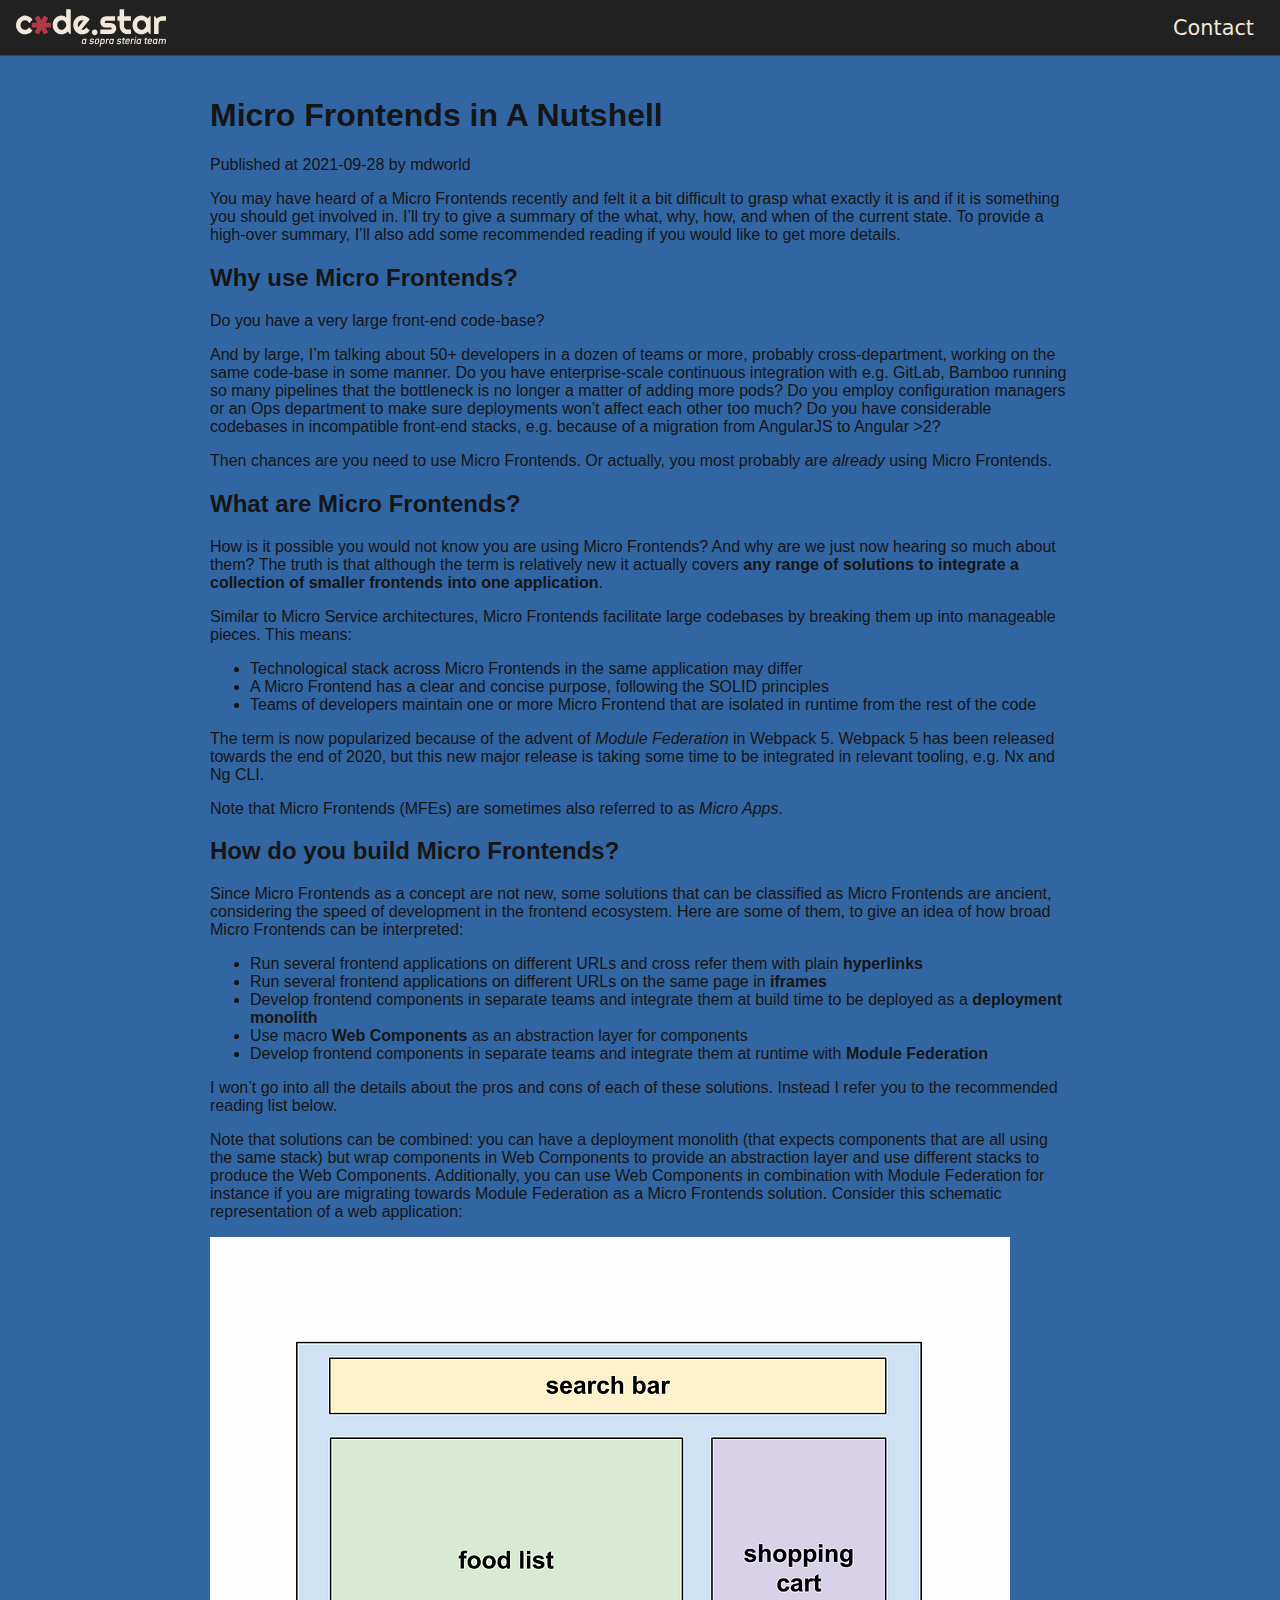
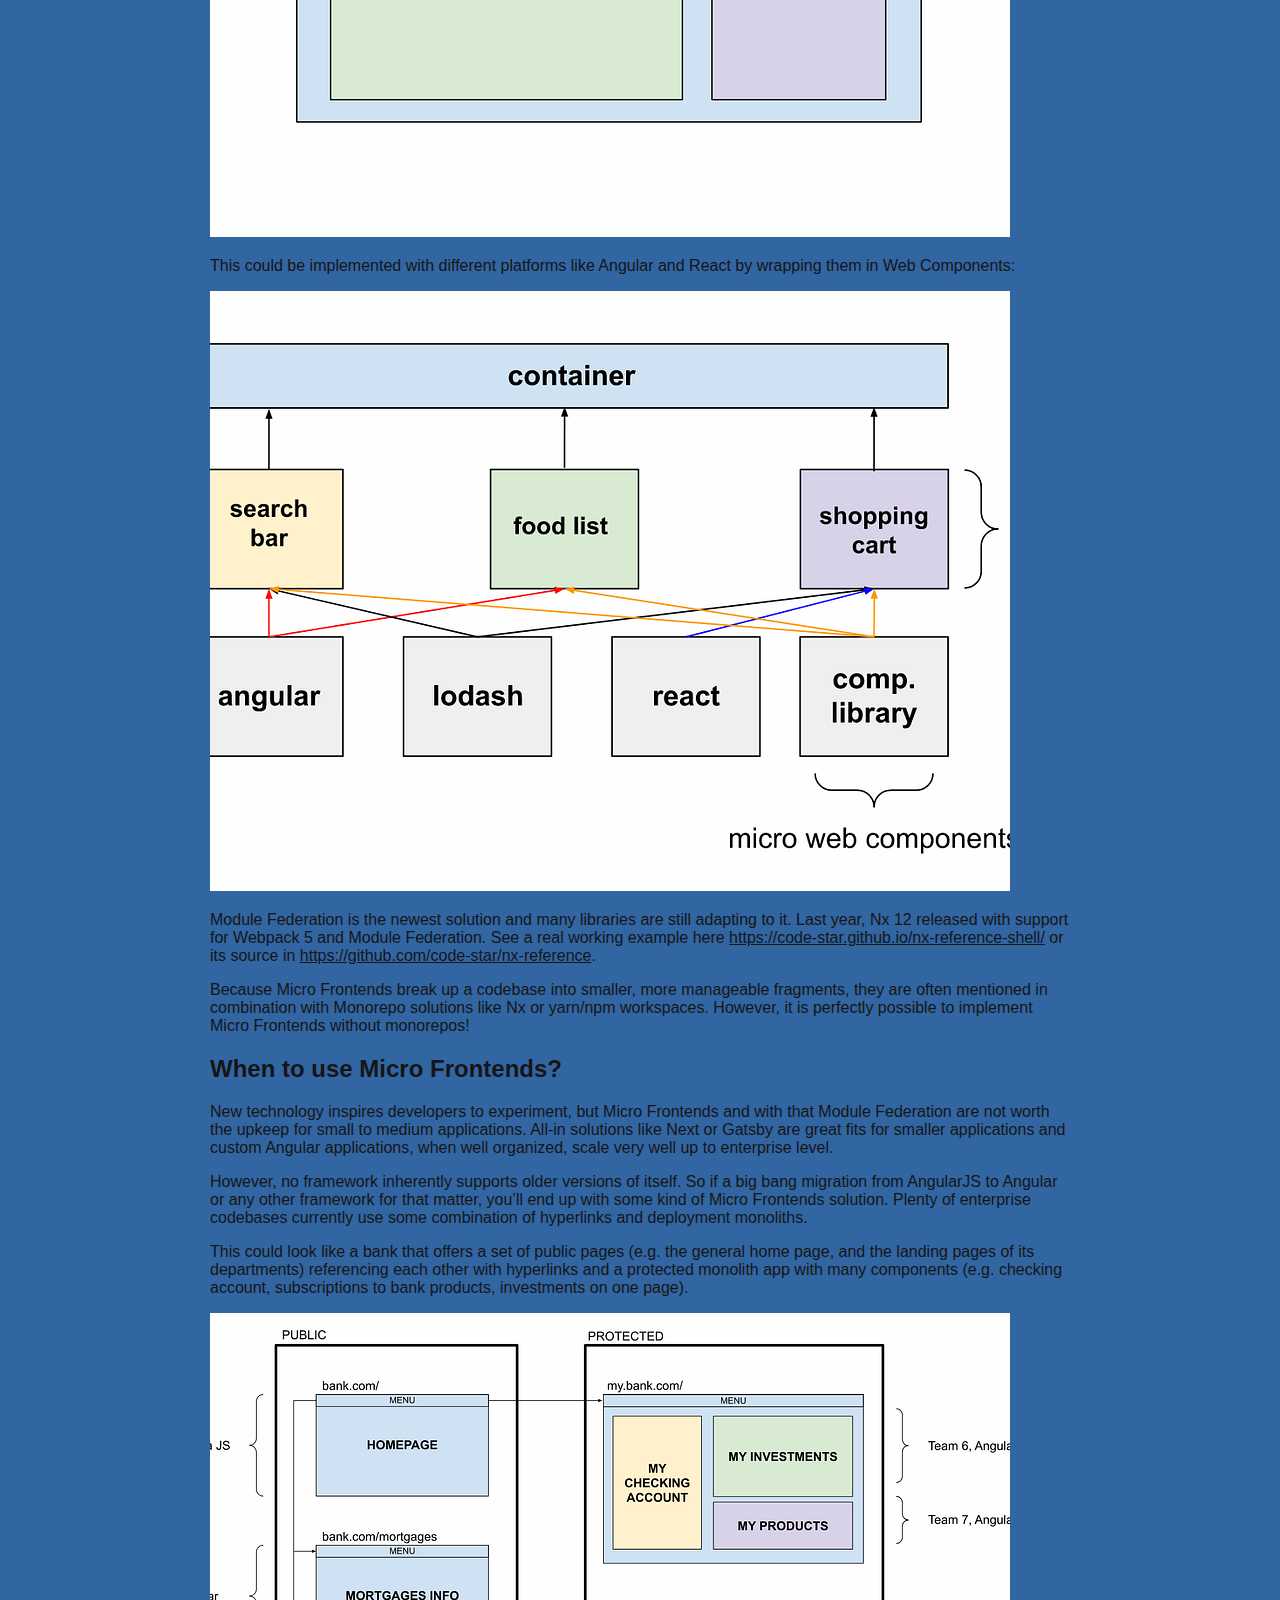
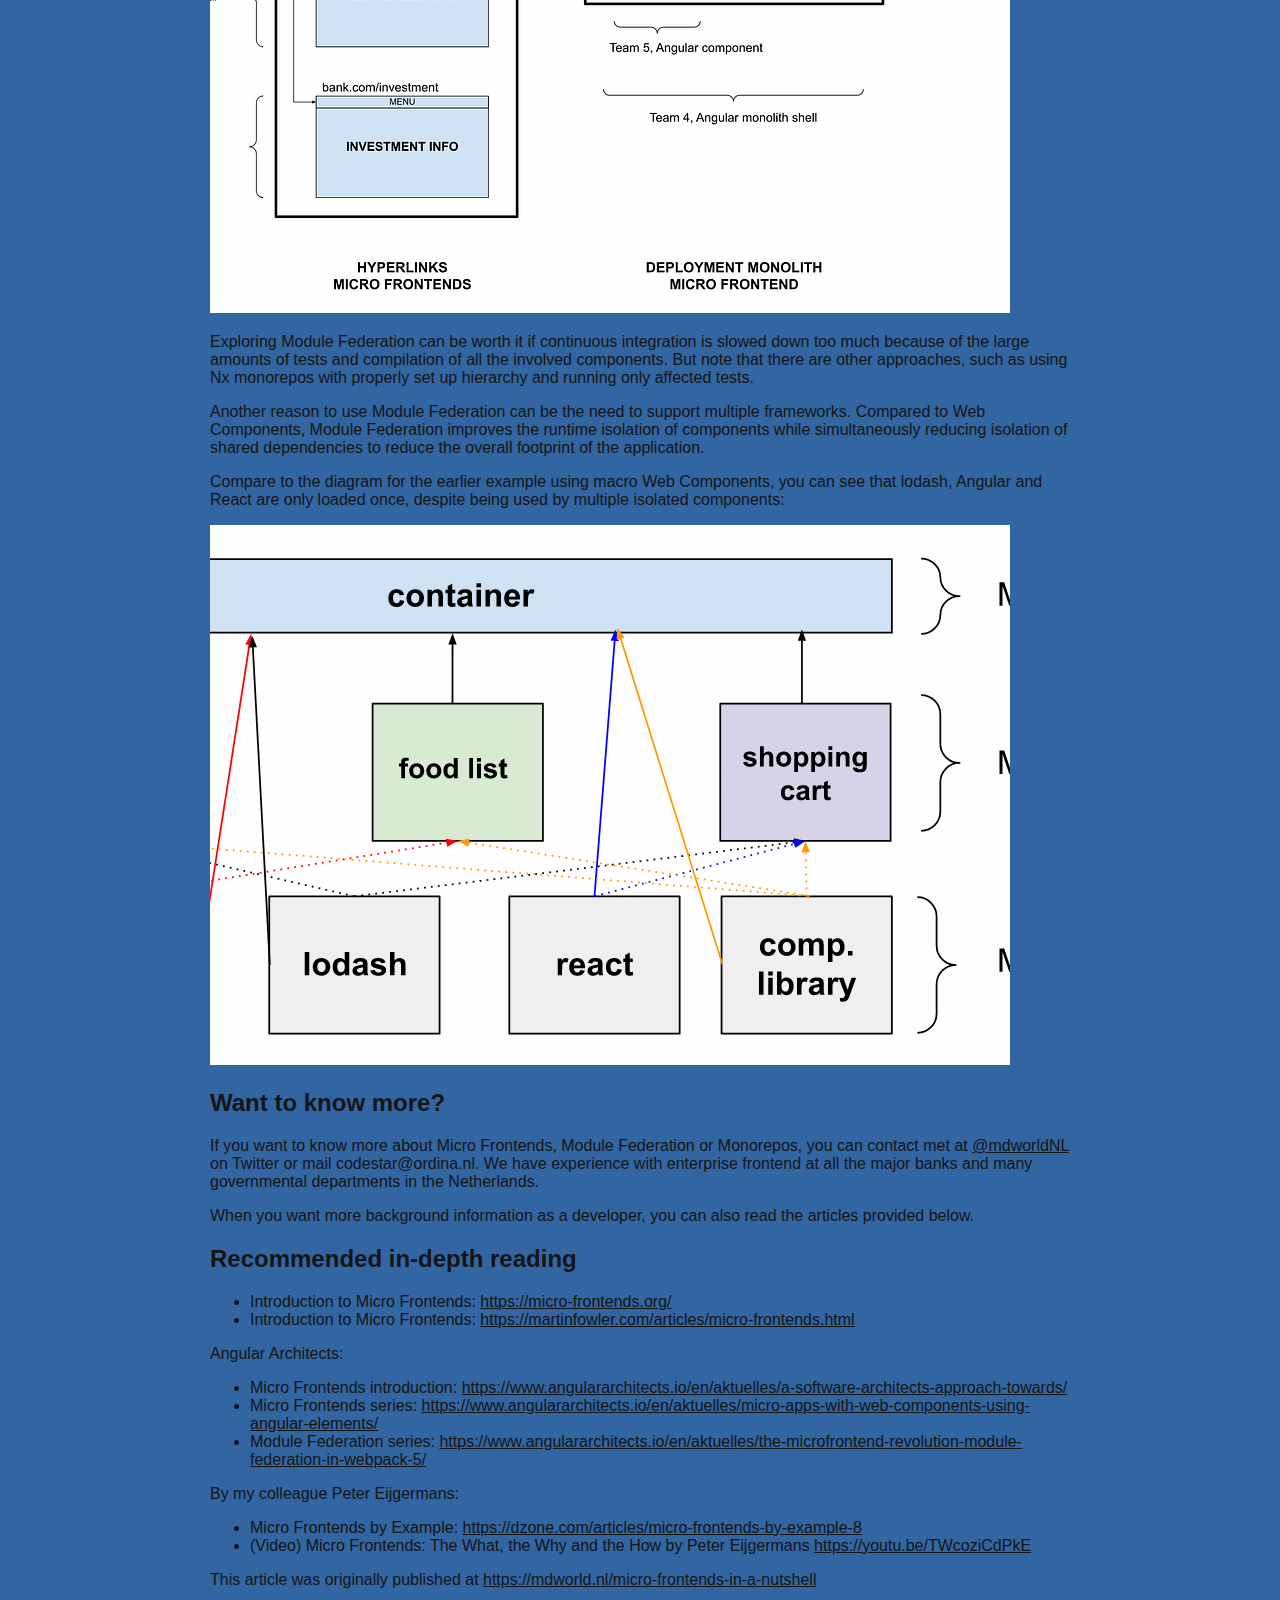
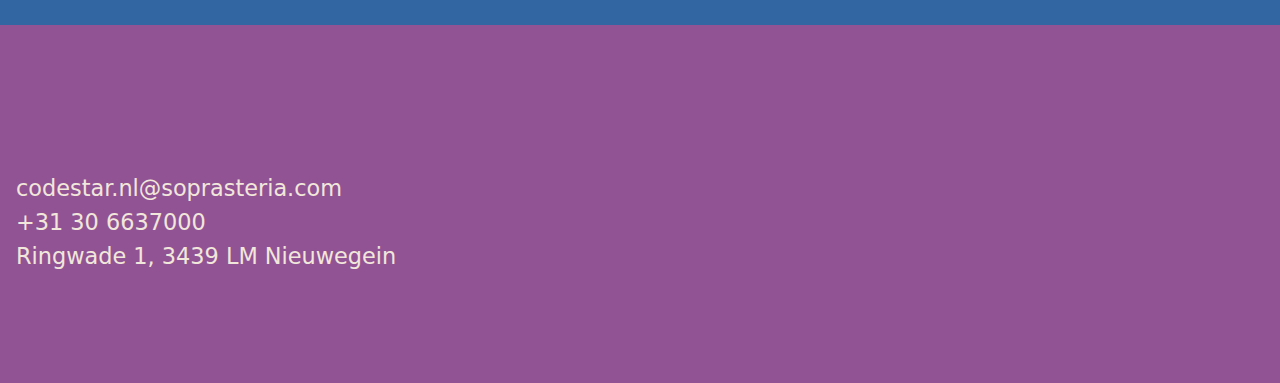
<file: articles/20210928-micro-frontends-in-a-nutshell-cbf6741337d.html>
<!DOCTYPE html><html lang="en"><head><meta charSet="utf-8"/><meta name="viewport" content="width=device-width, initial-scale=1"/><link rel="preload" href="/_next/static/media/4cf2300e9c8272f7-s.p.woff2" as="font" crossorigin="" type="font/woff2"/><link rel="preload" href="/_next/static/media/93f479601ee12b01-s.p.woff2" as="font" crossorigin="" type="font/woff2"/><link rel="preload" as="image" href="/articles/images/1pql8S-NvSjqcqruEhI9mSw.png"/><link rel="preload" as="image" href="/articles/images/1sJHpfDClwKyFoaIpNp6sgg.png"/><link rel="preload" as="image" href="/articles/images/1QJZ-f4Ptx1_eZ24nLZ4Kow.png"/><link rel="preload" as="image" href="/articles/images/1WqOZsQ8xnX1iJg3PPHcilg.png"/><link rel="stylesheet" href="/_next/static/css/deecf931bfbdc38e.css" data-precedence="next"/><link rel="stylesheet" href="/_next/static/css/13422ae1d848e043.css" data-precedence="next"/><link rel="preload" as="script" fetchPriority="low" href="/_next/static/chunks/webpack-bafee5ae243c8c89.js"/><script src="/_next/static/chunks/4bd1b696-20882bf820444624.js" async=""></script><script src="/_next/static/chunks/517-0d7e8c6ba2452810.js" async=""></script><script src="/_next/static/chunks/main-app-b25855ec5ccc6eda.js" async=""></script><script src="/_next/static/chunks/970-4a0f7daee52c7cff.js" async=""></script><script src="/_next/static/chunks/173-77a4cc13cb7e18d3.js" async=""></script><script src="/_next/static/chunks/app/articles/%5Bslug%5D/layout-0f8ac0524a72511b.js" async=""></script><script src="/_next/static/chunks/app/articles/%5Bslug%5D/page-c42cdda36797932a.js" async=""></script><meta name="next-size-adjust" content=""/><title>Codestar</title><meta name="description" content="Codestar - a Sopra Steria team"/><link rel="icon" href="/favicon.ico" type="image/x-icon" sizes="16x16"/><script src="/_next/static/chunks/polyfills-42372ed130431b0a.js" noModule=""></script></head><body class="__variable_188709 __variable_9a8899"><nav class="TopBar_top-bar__RDkoF"><div><a href="/"><img alt="Codestar Logo" loading="lazy" width="150" height="40" decoding="async" data-nimg="1" style="color:transparent" src="/codestar_logo_cream-red.svg"/></a><ul><li><a href="https://www.linkedin.com/company/codestar-powered-by-sopra-steria/">Contact</a></li></ul></div></nav><div class="layout_content__K15KO"><main class="layout_main__Afkre"><h1>Micro Frontends in A Nutshell</h1><p>Published at <!-- -->2021-09-28<!-- --> by <!-- -->mdworld</p><p>You may have heard of a Micro Frontends recently and felt it a bit difficult to grasp what exactly it is and if it is something you should get involved in. I’ll try to give a summary of the what, why, how, and when of the current state. To provide a high-over summary, I’ll also add some recommended reading if you would like to get more details.</p>
<h2>Why use Micro Frontends?</h2>
<p>Do you have a very large front-end code-base?</p>
<p>And by large, I’m talking about 50+ developers in a dozen of teams or more, probably cross-department, working on the same code-base in some manner. Do you have enterprise-scale continuous integration with e.g. GitLab, Bamboo running so many pipelines that the bottleneck is no longer a matter of adding more pods? Do you employ configuration managers or an Ops department to make sure deployments won’t affect each other too much? Do you have considerable codebases in incompatible front-end stacks, e.g. because of a migration from AngularJS to Angular &gt;2?</p>
<p>Then chances are you need to use Micro Frontends. Or actually, you most probably are <em>already</em> using Micro Frontends.</p>
<h2>What are Micro Frontends?</h2>
<p>How is it possible you would not know you are using Micro Frontends? And why are we just now hearing so much about them? The truth is that although the term is relatively new it actually covers <strong>any range of solutions to integrate a collection of smaller frontends into one application</strong>.</p>
<p>Similar to Micro Service architectures, Micro Frontends facilitate large codebases by breaking them up into manageable pieces. This means:</p>
<ul>
<li>Technological stack across Micro Frontends in the same application may differ</li>
<li>A Micro Frontend has a clear and concise purpose, following the SOLID principles</li>
<li>Teams of developers maintain one or more Micro Frontend that are isolated in runtime from the rest of the code</li>
</ul>
<p>The term is now popularized because of the advent of <em>Module Federation</em> in Webpack 5. Webpack 5 has been released towards the end of 2020, but this new major release is taking some time to be integrated in relevant tooling, e.g. Nx and Ng CLI.</p>
<p>Note that Micro Frontends (MFEs) are sometimes also referred to as <em>Micro Apps</em>.</p>
<h2>How do you build Micro Frontends?</h2>
<p>Since Micro Frontends as a concept are not new, some solutions that can be classified as Micro Frontends are ancient, considering the speed of development in the frontend ecosystem. Here are some of them, to give an idea of how broad Micro Frontends can be interpreted:</p>
<ul>
<li>Run several frontend applications on different URLs and cross refer them with plain <strong>hyperlinks</strong></li>
<li>Run several frontend applications on different URLs on the same page in <strong>iframes</strong></li>
<li>Develop frontend components in separate teams and integrate them at build time to be deployed as a <strong>deployment monolith</strong></li>
<li>Use macro <strong>Web Components</strong> as an abstraction layer for components</li>
<li>Develop frontend components in separate teams and integrate them at runtime with <strong>Module Federation</strong></li>
</ul>
<p>I won’t go into all the details about the pros and cons of each of these solutions. Instead I refer you to the recommended reading list below.</p>
<p>Note that solutions can be combined: you can have a deployment monolith (that expects components that are all using the same stack) but wrap components in Web Components to provide an abstraction layer and use different stacks to produce the Web Components. Additionally, you can use Web Components in combination with Module Federation for instance if you are migrating towards Module Federation as a Micro Frontends solution. Consider this schematic representation of a web application:</p>
<img src="/articles/images/1pql8S-NvSjqcqruEhI9mSw.png" alt="Schematic representation of a web application" width="800"/>
<p>This could be implemented with different platforms like Angular and React by wrapping them in Web Components:</p>
<img src="/articles/images/1sJHpfDClwKyFoaIpNp6sgg.png" alt="Web Components diagram" width="800"/>
<p>Module Federation is the newest solution and many libraries are still adapting to it. Last year, Nx 12 released with support for Webpack 5 and Module Federation. See a real working example here <a href="https://code-star.github.io/nx-reference-shell/">https://code-star.github.io/nx-reference-shell/</a> or its source in <a href="https://github.com/code-star/nx-reference">https://github.com/code-star/nx-reference</a>.</p>
<p>Because Micro Frontends break up a codebase into smaller, more manageable fragments, they are often mentioned in combination with Monorepo solutions like Nx or yarn/npm workspaces. However, it is perfectly possible to implement Micro Frontends without monorepos!</p>
<h2>When to use Micro Frontends?</h2>
<p>New technology inspires developers to experiment, but Micro Frontends and with that Module Federation are not worth the upkeep for small to medium applications. All-in solutions like Next or Gatsby are great fits for smaller applications and custom Angular applications, when well organized, scale very well up to enterprise level.</p>
<p>However, no framework inherently supports older versions of itself. So if a big bang migration from AngularJS to Angular or any other framework for that matter, you’ll end up with some kind of Micro Frontends solution. Plenty of enterprise codebases currently use some combination of hyperlinks and deployment monoliths.</p>
<p>This could look like a bank that offers a set of public pages (e.g. the general home page, and the landing pages of its departments) referencing each other with hyperlinks and a protected monolith app with many components (e.g. checking account, subscriptions to bank products, investments on one page).</p>
<img src="/articles/images/1QJZ-f4Ptx1_eZ24nLZ4Kow.png" alt="Hyperlinks and Monolith diagram" width="800"/>
<p>Exploring Module Federation can be worth it if continuous integration is slowed down too much because of the large amounts of tests and compilation of all the involved components. But note that there are other approaches, such as using Nx monorepos with properly set up hierarchy and running only affected tests.</p>
<p>Another reason to use Module Federation can be the need to support multiple frameworks. Compared to Web Components, Module Federation improves the runtime isolation of components while simultaneously reducing isolation of shared dependencies to reduce the overall footprint of the application.</p>
<p>Compare to the diagram for the earlier example using macro Web Components, you can see that lodash, Angular and React are only loaded once, despite being used by multiple isolated components:</p>
<img src="/articles/images/1WqOZsQ8xnX1iJg3PPHcilg.png" alt="Module Federation diagram" width="800"/>
<h2>Want to know more?</h2>
<p>If you want to know more about Micro Frontends, Module Federation or Monorepos, you can contact met at <a href="https://twitter.com/mdworldNL">@mdworldNL</a> on Twitter or mail codestar@ordina.nl. We have experience with enterprise frontend at all the major banks and many governmental departments in the Netherlands.</p>
<p>When you want more background information as a developer, you can also read the articles provided below.</p>
<h2>Recommended in-depth reading</h2>
<ul>
<li>Introduction to Micro Frontends: <a href="https://micro-frontends.org/">https://micro-frontends.org/</a></li>
<li>Introduction to Micro Frontends: <a href="https://martinfowler.com/articles/micro-frontends.html">https://martinfowler.com/articles/micro-frontends.html</a></li>
</ul>
<p>Angular Architects:</p>
<ul>
<li>Micro Frontends introduction: <a href="https://www.angulararchitects.io/en/aktuelles/a-software-architects-approach-towards/">https://www.angulararchitects.io/en/aktuelles/a-software-architects-approach-towards/</a></li>
<li>Micro Frontends series: <a href="https://www.angulararchitects.io/en/aktuelles/micro-apps-with-web-components-using-angular-elements/">https://www.angulararchitects.io/en/aktuelles/micro-apps-with-web-components-using-angular-elements/</a></li>
<li>Module Federation series: <a href="https://www.angulararchitects.io/en/aktuelles/the-microfrontend-revolution-module-federation-in-webpack-5/">https://www.angulararchitects.io/en/aktuelles/the-microfrontend-revolution-module-federation-in-webpack-5/</a></li>
</ul>
<p>By my colleague Peter Eijgermans:</p>
<ul>
<li>Micro Frontends by Example: <a href="https://dzone.com/articles/micro-frontends-by-example-8">https://dzone.com/articles/micro-frontends-by-example-8</a></li>
<li>(Video) Micro Frontends: The What, the Why and the How by Peter Eijgermans <a href="https://youtu.be/TWcoziCdPkE">https://youtu.be/TWcoziCdPkE</a></li>
</ul>
<p>This article was originally published at <a href="https://mdworld.nl/micro-frontends-in-a-nutshell">https://mdworld.nl/micro-frontends-in-a-nutshell</a></p></main></div><footer class="Footer_footer__OYoYH"><div><ul class="contact-info"><li><a href="mailto:codestar@ordina.nl">codestar.nl@soprasteria.com</a></li><li><a href="tel:+31306637000">+31 30 6637000</a></li><li><a href="https://maps.google.com/maps?ll=52.057652,5.111462&amp;z=16&amp;t=m&amp;hl=en-GB&amp;gl=NL&amp;mapclient=embed&amp;cid=15918536717636328792" target="_blank" rel="noopener noreferrer">Ringwade 1, 3439 LM Nieuwegein</a></li></ul><p class="social-links"><a href="https://mastodon.social/@codestar" aria-label="Mastodon" rel="me"><img alt="Codestar Mastodon" loading="lazy" width="32" height="32" decoding="async" data-nimg="1" style="color:transparent" src="/mastodon_logo.svg"/></a><a href="https://github.com/code-star" aria-label="Github"><img alt="Codestar Github" loading="lazy" width="32" height="32" decoding="async" data-nimg="1" style="color:transparent" src="/github_logo.svg"/></a><a href="https://medium.com/codestar-blog" aria-label="Medium"><img alt="Codestar Medium" loading="lazy" width="32" height="32" decoding="async" data-nimg="1" style="color:transparent" src="/medium_logo.svg"/></a><a href="https://www.linkedin.com/company/codestar-powered-by-sopra-steria/" aria-label="Linkedin"><img alt="Codestar LinkedIn" loading="lazy" width="32" height="32" decoding="async" data-nimg="1" style="color:transparent" src="/linkedin_logo.svg"/></a><a href="https://www.youtube.com/channel/UCqwHhJNEUe7D-HGsX4zvKzQ" aria-label="Youtube"><img alt="Codestar Youtube" loading="lazy" width="36" height="32" decoding="async" data-nimg="1" style="color:transparent" src="/youtube_logo.svg"/></a><a href="https://www.meetup.com/Code-Star-Night" aria-label="Meetup.com"><img alt="Codestar Meetup" loading="lazy" width="32" height="32" decoding="async" data-nimg="1" style="color:transparent" src="/meetup_logo.svg"/></a></p></div></footer><script src="/_next/static/chunks/webpack-bafee5ae243c8c89.js" async=""></script><script>(self.__next_f=self.__next_f||[]).push([0])</script><script>self.__next_f.push([1,"1:\"$Sreact.fragment\"\n2:I[5244,[],\"\"]\n3:I[3866,[],\"\"]\n4:I[8173,[\"970\",\"static/chunks/970-4a0f7daee52c7cff.js\",\"173\",\"static/chunks/173-77a4cc13cb7e18d3.js\",\"571\",\"static/chunks/app/articles/%5Bslug%5D/layout-0f8ac0524a72511b.js\"],\"\"]\n5:I[7970,[\"970\",\"static/chunks/970-4a0f7daee52c7cff.js\",\"904\",\"static/chunks/app/articles/%5Bslug%5D/page-c42cdda36797932a.js\"],\"Image\"]\n7:I[6213,[],\"OutletBoundary\"]\n9:I[6213,[],\"MetadataBoundary\"]\nb:I[6213,[],\"ViewportBoundary\"]\nd:I[4835,[],\"\"]\n:HL[\"/_next/static/media/4cf2300e9c8272f7-s.p.woff2\",\"font\",{\"crossOrigin\":\"\",\"type\":\"font/woff2\"}]\n:HL[\"/_next/static/media/93f479601ee12b01-s.p.woff2\",\"font\",{\"crossOrigin\":\"\",\"type\":\"font/woff2\"}]\n:HL[\"/_next/static/css/deecf931bfbdc38e.css\",\"style\"]\n:HL[\"/_next/static/css/13422ae1d848e043.css\",\"style\"]\n"])</script><script>self.__next_f.push([1,"0:{\"P\":null,\"b\":\"nuWv889VLUOIFLUIxBwBi\",\"p\":\"\",\"c\":[\"\",\"articles\",\"20210928-micro-frontends-in-a-nutshell-cbf6741337d\"],\"i\":false,\"f\":[[[\"\",{\"children\":[\"articles\",{\"children\":[[\"slug\",\"20210928-micro-frontends-in-a-nutshell-cbf6741337d\",\"d\"],{\"children\":[\"__PAGE__\",{}]}]}]},\"$undefined\",\"$undefined\",true],[\"\",[\"$\",\"$1\",\"c\",{\"children\":[[[\"$\",\"link\",\"0\",{\"rel\":\"stylesheet\",\"href\":\"/_next/static/css/deecf931bfbdc38e.css\",\"precedence\":\"next\",\"crossOrigin\":\"$undefined\",\"nonce\":\"$undefined\"}]],[\"$\",\"html\",null,{\"lang\":\"en\",\"children\":[\"$\",\"body\",null,{\"className\":\"__variable_188709 __variable_9a8899\",\"children\":[\"$\",\"$L2\",null,{\"parallelRouterKey\":\"children\",\"segmentPath\":[\"children\"],\"error\":\"$undefined\",\"errorStyles\":\"$undefined\",\"errorScripts\":\"$undefined\",\"template\":[\"$\",\"$L3\",null,{}],\"templateStyles\":\"$undefined\",\"templateScripts\":\"$undefined\",\"notFound\":[[],[[\"$\",\"title\",null,{\"children\":\"404: This page could not be found.\"}],[\"$\",\"div\",null,{\"style\":{\"fontFamily\":\"system-ui,\\\"Segoe UI\\\",Roboto,Helvetica,Arial,sans-serif,\\\"Apple Color Emoji\\\",\\\"Segoe UI Emoji\\\"\",\"height\":\"100vh\",\"textAlign\":\"center\",\"display\":\"flex\",\"flexDirection\":\"column\",\"alignItems\":\"center\",\"justifyContent\":\"center\"},\"children\":[\"$\",\"div\",null,{\"children\":[[\"$\",\"style\",null,{\"dangerouslySetInnerHTML\":{\"__html\":\"body{color:#000;background:#fff;margin:0}.next-error-h1{border-right:1px solid rgba(0,0,0,.3)}@media (prefers-color-scheme:dark){body{color:#fff;background:#000}.next-error-h1{border-right:1px solid rgba(255,255,255,.3)}}\"}}],[\"$\",\"h1\",null,{\"className\":\"next-error-h1\",\"style\":{\"display\":\"inline-block\",\"margin\":\"0 20px 0 0\",\"padding\":\"0 23px 0 0\",\"fontSize\":24,\"fontWeight\":500,\"verticalAlign\":\"top\",\"lineHeight\":\"49px\"},\"children\":404}],[\"$\",\"div\",null,{\"style\":{\"display\":\"inline-block\"},\"children\":[\"$\",\"h2\",null,{\"style\":{\"fontSize\":14,\"fontWeight\":400,\"lineHeight\":\"49px\",\"margin\":0},\"children\":\"This page could not be found.\"}]}]]}]}]]],\"forbidden\":\"$undefined\",\"unauthorized\":\"$undefined\"}]}]}]]}],{\"children\":[\"articles\",[\"$\",\"$1\",\"c\",{\"children\":[null,[\"$\",\"$L2\",null,{\"parallelRouterKey\":\"children\",\"segmentPath\":[\"children\",\"articles\",\"children\"],\"error\":\"$undefined\",\"errorStyles\":\"$undefined\",\"errorScripts\":\"$undefined\",\"template\":[\"$\",\"$L3\",null,{}],\"templateStyles\":\"$undefined\",\"templateScripts\":\"$undefined\",\"notFound\":\"$undefined\",\"forbidden\":\"$undefined\",\"unauthorized\":\"$undefined\"}]]}],{\"children\":[[\"slug\",\"20210928-micro-frontends-in-a-nutshell-cbf6741337d\",\"d\"],[\"$\",\"$1\",\"c\",{\"children\":[[[\"$\",\"link\",\"0\",{\"rel\":\"stylesheet\",\"href\":\"/_next/static/css/13422ae1d848e043.css\",\"precedence\":\"next\",\"crossOrigin\":\"$undefined\",\"nonce\":\"$undefined\"}]],[null,[\"$\",\"nav\",null,{\"className\":\"TopBar_top-bar__RDkoF\",\"children\":[\"$\",\"div\",null,{\"children\":[[\"$\",\"$L4\",null,{\"href\":\"/\",\"children\":[\"$\",\"$L5\",null,{\"src\":\"/codestar_logo_cream-red.svg\",\"alt\":\"Codestar Logo\",\"width\":150,\"height\":40}]}],[\"$\",\"ul\",null,{\"children\":[\"$\",\"li\",null,{\"children\":[\"$\",\"a\",null,{\"href\":\"https://www.linkedin.com/company/codestar-powered-by-sopra-steria/\",\"children\":\"Contact\"}]}]}]]}]}],[\"$\",\"div\",null,{\"className\":\"layout_content__K15KO\",\"children\":[\"$\",\"main\",null,{\"className\":\"layout_main__Afkre\",\"children\":[\"$\",\"$L2\",null,{\"parallelRouterKey\":\"children\",\"segmentPath\":[\"children\",\"articles\",\"children\",\"$0:f:0:1:2:children:2:children:0\",\"children\"],\"error\":\"$undefined\",\"errorStyles\":\"$undefined\",\"errorScripts\":\"$undefined\",\"template\":[\"$\",\"$L3\",null,{}],\"templateStyles\":\"$undefined\",\"templateScripts\":\"$undefined\",\"notFound\":\"$undefined\",\"forbidden\":\"$undefined\",\"unauthorized\":\"$undefined\"}]}]}],[\"$\",\"footer\",null,{\"className\":\"Footer_footer__OYoYH\",\"children\":[\"$\",\"div\",null,{\"children\":[[\"$\",\"ul\",null,{\"className\":\"contact-info\",\"children\":[[\"$\",\"li\",null,{\"children\":[\"$\",\"a\",null,{\"href\":\"mailto:codestar@ordina.nl\",\"children\":\"codestar.nl@soprasteria.com\"}]}],[\"$\",\"li\",null,{\"children\":[\"$\",\"a\",null,{\"href\":\"tel:+31306637000\",\"children\":\"+31 30 6637000\"}]}],[\"$\",\"li\",null,{\"children\":[\"$\",\"a\",null,{\"href\":\"https://maps.google.com/maps?ll=52.057652,5.111462\u0026z=16\u0026t=m\u0026hl=en-GB\u0026gl=NL\u0026mapclient=embed\u0026cid=15918536717636328792\",\"target\":\"_blank\",\"rel\":\"noopener noreferrer\",\"children\":\"Ringwade 1, 3439 LM Nieuwegein\"}]}]]}],[\"$\",\"p\",null,{\"className\":\"social-links\",\"children\":[[\"$\",\"a\",null,{\"href\":\"https://mastodon.social/@codestar\",\"aria-label\":\"Mastodon\",\"rel\":\"me\",\"children\":[\"$\",\"$L5\",null,{\"src\":\"/mastodon_logo.svg\",\"alt\":\"Codestar Mastodon\",\"width\":32,\"height\":32}]}],[\"$\",\"a\",null,{\"href\":\"https://github.com/code-star\",\"aria-label\":\"Github\",\"children\":[\"$\",\"$L5\",null,{\"src\":\"/github_logo.svg\",\"alt\":\"Codestar Github\",\"width\":32,\"height\":32}]}],[\"$\",\"a\",null,{\"href\":\"https://medium.com/codestar-blog\",\"aria-label\":\"Medium\",\"children\":[\"$\",\"$L5\",null,{\"src\":\"/medium_logo.svg\",\"alt\":\"Codestar Medium\",\"width\":32,\"height\":32}]}],[\"$\",\"a\",null,{\"href\":\"https://www.linkedin.com/company/codestar-powered-by-sopra-steria/\",\"aria-label\":\"Linkedin\",\"children\":[\"$\",\"$L5\",null,{\"src\":\"/linkedin_logo.svg\",\"alt\":\"Codestar LinkedIn\",\"width\":32,\"height\":32}]}],[\"$\",\"a\",null,{\"href\":\"https://www.youtube.com/channel/UCqwHhJNEUe7D-HGsX4zvKzQ\",\"aria-label\":\"Youtube\",\"children\":[\"$\",\"$L5\",null,{\"src\":\"/youtube_logo.svg\",\"alt\":\"Codestar Youtube\",\"width\":36,\"height\":32}]}],[\"$\",\"a\",null,{\"href\":\"https://www.meetup.com/Code-Star-Night\",\"aria-label\":\"Meetup.com\",\"children\":[\"$\",\"$L5\",null,{\"src\":\"/meetup_logo.svg\",\"alt\":\"Codestar Meetup\",\"width\":32,\"height\":32}]}]]}]]}]}]]]}],{\"children\":[\"__PAGE__\",[\"$\",\"$1\",\"c\",{\"children\":[\"$L6\",null,[\"$\",\"$L7\",null,{\"children\":\"$L8\"}]]}],{},null,false]},null,false]},null,false]},null,false],[\"$\",\"$1\",\"h\",{\"children\":[null,[\"$\",\"$1\",\"SitvnD-YZB52Vtdg6J9uf\",{\"children\":[[\"$\",\"$L9\",null,{\"children\":\"$La\"}],[\"$\",\"$Lb\",null,{\"children\":\"$Lc\"}],[\"$\",\"meta\",null,{\"name\":\"next-size-adjust\",\"content\":\"\"}]]}]]}],false]],\"m\":\"$undefined\",\"G\":[\"$d\",\"$undefined\"],\"s\":false,\"S\":true}\n"])</script><script>self.__next_f.push([1,"e:I[9214,[\"970\",\"static/chunks/970-4a0f7daee52c7cff.js\",\"904\",\"static/chunks/app/articles/%5Bslug%5D/page-c42cdda36797932a.js\"],\"PreloadChunks\"]\n6:[[\"$\",\"h1\",null,{\"children\":\"Micro Frontends in A Nutshell\"}],[\"$\",\"p\",null,{\"children\":[\"Published at \",\"2021-09-28\",\" by \",\"mdworld\"]}],[[\"$\",\"$Le\",null,{\"moduleIds\":\"$undefined\"}],\"$Lf\"]]\n"])</script><script>self.__next_f.push([1,"f:[[\"$\",\"p\",null,{\"children\":\"You may have heard of a Micro Frontends recently and felt it a bit difficult to grasp what exactly it is and if it is something you should get involved in. I’ll try to give a summary of the what, why, how, and when of the current state. To provide a high-over summary, I’ll also add some recommended reading if you would like to get more details.\"}],\"\\n\",[\"$\",\"h2\",null,{\"children\":\"Why use Micro Frontends?\"}],\"\\n\",[\"$\",\"p\",null,{\"children\":\"Do you have a very large front-end code-base?\"}],\"\\n\",[\"$\",\"p\",null,{\"children\":\"And by large, I’m talking about 50+ developers in a dozen of teams or more, probably cross-department, working on the same code-base in some manner. Do you have enterprise-scale continuous integration with e.g. GitLab, Bamboo running so many pipelines that the bottleneck is no longer a matter of adding more pods? Do you employ configuration managers or an Ops department to make sure deployments won’t affect each other too much? Do you have considerable codebases in incompatible front-end stacks, e.g. because of a migration from AngularJS to Angular \u003e2?\"}],\"\\n\",[\"$\",\"p\",null,{\"children\":[\"Then chances are you need to use Micro Frontends. Or actually, you most probably are \",[\"$\",\"em\",null,{\"children\":\"already\"}],\" using Micro Frontends.\"]}],\"\\n\",[\"$\",\"h2\",null,{\"children\":\"What are Micro Frontends?\"}],\"\\n\",[\"$\",\"p\",null,{\"children\":[\"How is it possible you would not know you are using Micro Frontends? And why are we just now hearing so much about them? The truth is that although the term is relatively new it actually covers \",[\"$\",\"strong\",null,{\"children\":\"any range of solutions to integrate a collection of smaller frontends into one application\"}],\".\"]}],\"\\n\",[\"$\",\"p\",null,{\"children\":\"Similar to Micro Service architectures, Micro Frontends facilitate large codebases by breaking them up into manageable pieces. This means:\"}],\"\\n\",[\"$\",\"ul\",null,{\"children\":[\"\\n\",[\"$\",\"li\",null,{\"children\":\"Technological stack across Micro Frontends in the same application may differ\"}],\"\\n\",[\"$\",\"li\",null,{\"children\":\"A Micro Frontend has a clear and concise purpose, following the SOLID principles\"}],\"\\n\",[\"$\",\"li\",null,{\"children\":\"Teams of developers maintain one or more Micro Frontend that are isolated in runtime from the rest of the code\"}],\"\\n\"]}],\"\\n\",[\"$\",\"p\",null,{\"children\":[\"The term is now popularized because of the advent of \",[\"$\",\"em\",null,{\"children\":\"Module Federation\"}],\" in Webpack 5. Webpack 5 has been released towards the end of 2020, but this new major release is taking some time to be integrated in relevant tooling, e.g. Nx and Ng CLI.\"]}],\"\\n\",[\"$\",\"p\",null,{\"children\":[\"Note that Micro Frontends (MFEs) are sometimes also referred to as \",[\"$\",\"em\",null,{\"children\":\"Micro Apps\"}],\".\"]}],\"\\n\",[\"$\",\"h2\",null,{\"children\":\"How do you build Micro Frontends?\"}],\"\\n\",[\"$\",\"p\",null,{\"children\":\"Since Micro Frontends as a concept are not new, some solutions that can be classified as Micro Frontends are ancient, considering the speed of development in the frontend ecosystem. Here are some of them, to give an idea of how broad Micro Frontends can be interpreted:\"}],\"\\n\",[\"$\",\"ul\",null,{\"children\":[\"\\n\",[\"$\",\"li\",null,{\"children\":[\"Run several frontend applications on different URLs and cross refer them with plain \",[\"$\",\"strong\",null,{\"children\":\"hyperlinks\"}]]}],\"\\n\",[\"$\",\"li\",null,{\"children\":[\"Run several frontend applications on different URLs on the same page in \",[\"$\",\"strong\",null,{\"children\":\"iframes\"}]]}],\"\\n\",[\"$\",\"li\",null,{\"children\":[\"Develop frontend components in separate teams and integrate them at build time to be deployed as a \",[\"$\",\"strong\",null,{\"children\":\"deployment monolith\"}]]}],\"\\n\",[\"$\",\"li\",null,{\"children\":[\"Use macro \",[\"$\",\"strong\",null,{\"children\":\"Web Components\"}],\" as an abstraction layer for components\"]}],\"\\n\",[\"$\",\"li\",null,{\"children\":[\"Develop frontend components in separate teams and integrate them at runtime with \",[\"$\",\"strong\",null,{\"children\":\"Module Federation\"}]]}],\"\\n\"]}],\"\\n\",[\"$\",\"p\",null,{\"children\":\"I won’t go into all the details about the pros and cons of each of these solutions. Instead I refer you to the recommended reading list below.\"}],\"\\n\",[\"$\",\"p\",null,{\"children\":\"Note that solutions can be combined: you can have a deployment monolith (that expects components that are all using the same stack) but wrap components in Web Components to provide an abstraction layer and use different stacks to produce the Web Components. Additionally, you can use Web Components in combination with Module Federation for instance if you are migrating towards Module Federation as a Micro Frontends solution. Consider this schematic representation of a web application:\"}],\"\\n\",[\"$\",\"img\",null,{\"src\":\"/articles/images/1pql8S-NvSjqcqruEhI9mSw.png\",\"alt\":\"Schematic representation of a web application\",\"width\":\"800\"}],\"\\n\",[\"$\",\"p\",null,{\"children\":\"This could be implemented with different platforms like Angular and React by wrapping them in Web Components:\"}],\"\\n\",[\"$\",\"img\",null,{\"src\":\"/articles/images/1sJHpfDClwKyFoaIpNp6sgg.png\",\"alt\":\"Web Components diagram\",\"width\":\"800\"}],\"\\n\",[\"$\",\"p\",null,{\"children\":[\"Module Federation is the newest solution and many libraries are still adapting to it. Last year, Nx 12 released with support for Webpack 5 and Module Federation. See a real working example here \",[\"$\",\"a\",null,{\"href\":\"https://code-star.github.io/nx-reference-shell/\",\"children\":\"https://code-star.github.io/nx-reference-shell/\"}],\" or its source in \",[\"$\",\"a\",null,{\"href\":\"https://github.com/code-star/nx-reference\",\"children\":\"https://github.com/code-star/nx-reference\"}],\".\"]}],\"\\n\",[\"$\",\"p\",null,{\"children\":\"Because Micro Frontends break up a codebase into smaller, more manageable fragments, they are often mentioned in combination with Monorepo solutions like Nx or yarn/npm workspaces. However, it is perfectly possible to implement Micro Frontends without monorepos!\"}],\"\\n\",[\"$\",\"h2\",null,{\"children\":\"When to use Micro Frontends?\"}],\"\\n\",[\"$\",\"p\",null,{\"children\":\"New technology inspires developers to experiment, but Micro Frontends and with that Module Federation are not worth the upkeep for small to medium applications. All-in solutions like Next or Gatsby are great fits for smaller applications and custom Angular applications, when well organized, scale very well up to enterprise level.\"}],\"\\n\",[\"$\",\"p\",null,{\"children\":\"However, no framework inherently supports older versions of itself. So if a big bang migration from AngularJS to Angular or any other framework for that matter, you’ll end up with some kind of Micro Frontends solution. Plenty of enterprise codebases currently use some combination of hyperlinks and deployment monoliths.\"}],\"\\n\",[\"$\",\"p\",null,{\"children\":\"This could look like a bank that offers a set of public pages (e.g. the general home page, and the landing pages of its departments) referencing each other with hyperlinks and a protected monolith app with many components (e.g. checking account, subscriptions to bank products, investments on one page).\"}],\"\\n\",[\"$\",\"img\",null,{\"src\":\"/articles/images/1QJZ-f4Ptx1_eZ24nLZ4Kow.png\",\"alt\":\"Hyperlinks and Monolith diagram\",\"width\":\"800\"}],\"\\n\",[\"$\",\"p\",null,{\"children\":\"Exploring Module Federation can be worth it if continuous integration is slowed down too much because of the large amounts of tests and compilation of all the involved components. But note that there are other approaches, such as using Nx monorepos with properly set up hierarchy and running only affected tests.\"}],\"\\n\",[\"$\",\"p\",null,{\"children\":\"Another reason to use Module Federation can be the need to support multiple frameworks. Compared to Web Components, Module Federation improves the runtime isolation of components while simultaneously reducing isolation of shared dependencies to reduce the overall footprint of the application.\"}],\"\\n\",[\"$\",\"p\",null,{\"children\":\"Compare to the diagram for the earlier example using macro Web Components, you can see that lodash, Angular and React are only loaded once, despite being used by multiple isolated components:\"}],\"\\n\",[\"$\",\"img\",null,{\"src\":\"/articles/images/1WqOZsQ8xnX1iJg3PPHcilg.png\",\"alt\":\"Module Federation diagram\",\"width\":\"800\"}],\"\\n\",[\"$\",\"h2\",null,{\"children\":\"Want to know more?\"}],\"\\n\",[\"$\",\"p\",null,{\"children\":[\"If you want to know more about Micro Frontends, Module Federation or Monorepos, you can contact met at \",[\"$\",\"a\",null,{\"href\":\"https://twitter.com/mdworldNL\",\"children\":\"@mdworldNL\"}],\" on Twitter or mail codestar@ordina.nl. We have experience with enterprise frontend at all the major banks and many governmental departments in the Netherlands.\"]}],\"\\n\",[\"$\",\"p\",null,{\"children\":\"When you want more background information as a developer, you can also read the articles provided below.\"}],\"\\n\",[\"$\",\"h2\",null,{\"children\":\"Recommended in-depth reading\"}],\"\\n\",[\"$\",\"ul\",null,{\"children\":[\"\\n\",[\"$\",\"li\",null,{\"children\":[\"Introduction to Micro Frontends: \",[\"$\",\"a\",null,{\"href\":\"https://micro-frontends.org/\",\"children\":\"https://micro-frontends.org/\"}]]}],\"\\n\",[\"$\",\"li\",null,{\"children\":[\"Introduction to Micro Frontends: \",[\"$\",\"a\",null,{\"href\":\"https://martinfowler.com/articles/micro-frontends.html\",\"children\":\"https://martinfowler.com/articles/micro-frontends.html\"}]]}],\"\\n\"]}],\"\\n\",[\"$\",\"p\",null,{\"children\":\"Angular Architects:\"}],\"\\n\",[\"$\",\"ul\",null,{\"children\":[\"\\n\",[\"$\",\"li\",null,{\"children\":[\"Micro Frontends introduction: \",[\"$\",\"a\",null,{\"href\":\"https://www.angulararchitects.io/en/aktuelles/a-software-architects-approach-towards/\",\"children\":\"https://www.angulararchitects.io/en/aktuelles/a-software-architects-approach-towards/\"}]]}],\"\\n\",[\"$\",\"li\",null,{\"children\":[\"Micro Frontends series: \",[\"$\",\"a\",null,{\"href\":\"https://www.angulararchitects.io/en/aktuelles/micro-apps-with-web-components-using-angular-elements/\",\"children\":\"https://www.angulararchitects.io/en/aktuelles/micro-apps-with-web-components-using-angular-elements/\"}]]}],\"\\n\",[\"$\",\"li\",null,{\"children\":[\"Module Federation series: \",[\"$\",\"a\",null,{\"href\":\"https://www.angulararchitects.io/en/aktuelles/the-microfrontend-revolution-module-federation-in-webpack-5/\",\"children\":\"https://www.angulararchitects.io/en/aktuelles/the-microfrontend-revolution-module-federation-in-webpack-5/\"}]]}],\"\\n\"]}],\"\\n\",[\"$\",\"p\",null,{\"children\":\"By my colleague Peter Eijgermans:\"}],\"\\n\",[\"$\",\"ul\",null,{\"children\":[\"\\n\",[\"$\",\"li\",null,{\"children\":[\"Micro Frontends by Example: \",[\"$\",\"a\",null,{\"href\":\"https://dzone.com/articles/micro-frontends-by-example-8\",\"children\":\"https://dzone.com/articles/micro-frontends-by-example-8\"}]]}],\"\\n\",[\"$\",\"li\",null,{\"children\":[\"(Video) Micro Frontends: The What, the Why and the How by Peter Eijgermans \",[\"$\",\"a\",null,{\"href\":\"https://youtu.be/TWcoziCdPkE\",\"children\":\"https://youtu.be/TWcoziCdPkE\"}]]}],\"\\n\"]}],\"\\n\",[\"$\",\"p\",null,{\"children\":[\"This article was originally published at \",[\"$\",\"a\",null,{\"href\":\"https://mdworld.nl/micro-frontends-in-a-nutshell\",\"children\":\"https://mdworld.nl/micro-frontends-in-a-nutshell\"}]]}]]\n"])</script><script>self.__next_f.push([1,"c:[[\"$\",\"meta\",\"0\",{\"name\":\"viewport\",\"content\":\"width=device-width, initial-scale=1\"}]]\na:[[\"$\",\"meta\",\"0\",{\"charSet\":\"utf-8\"}],[\"$\",\"title\",\"1\",{\"children\":\"Codestar\"}],[\"$\",\"meta\",\"2\",{\"name\":\"description\",\"content\":\"Codestar - a Sopra Steria team\"}],[\"$\",\"link\",\"3\",{\"rel\":\"icon\",\"href\":\"/favicon.ico\",\"type\":\"image/x-icon\",\"sizes\":\"16x16\"}]]\n"])</script><script>self.__next_f.push([1,"8:null\n"])</script></body></html>
</file>
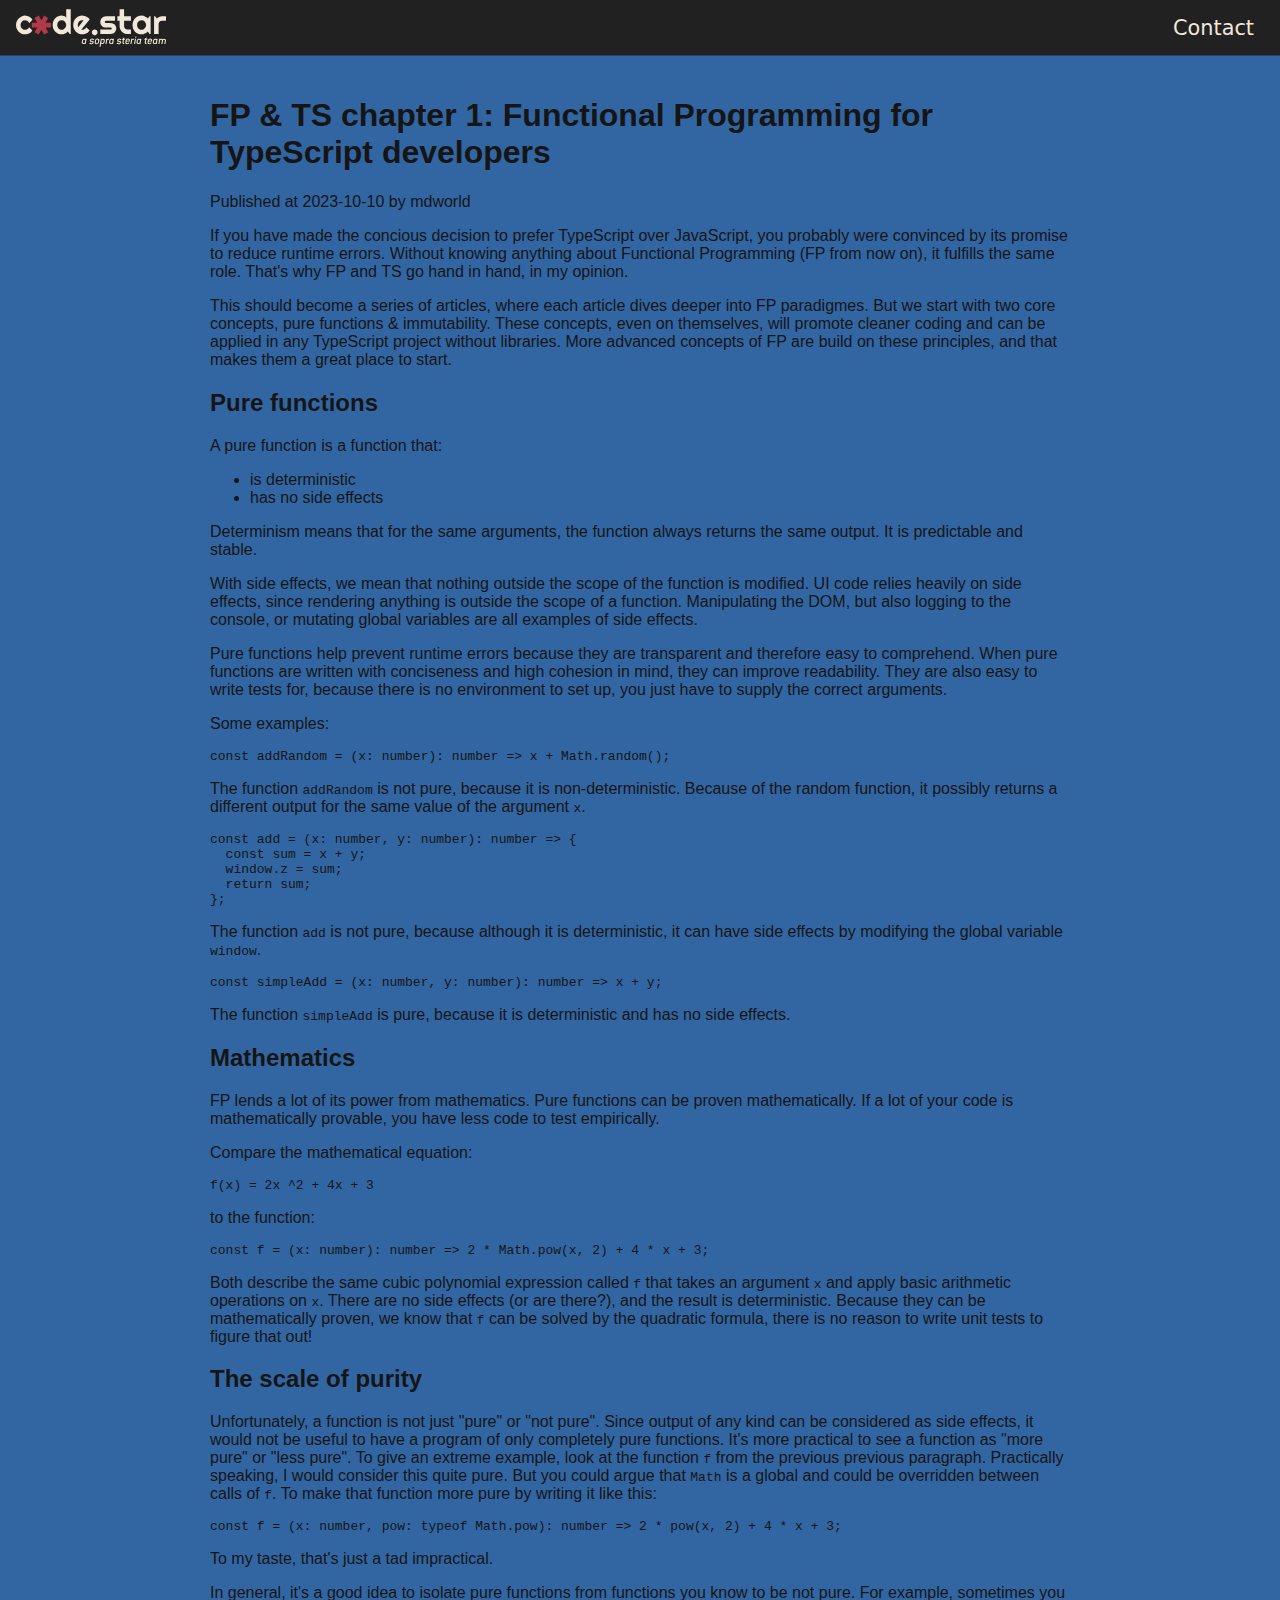
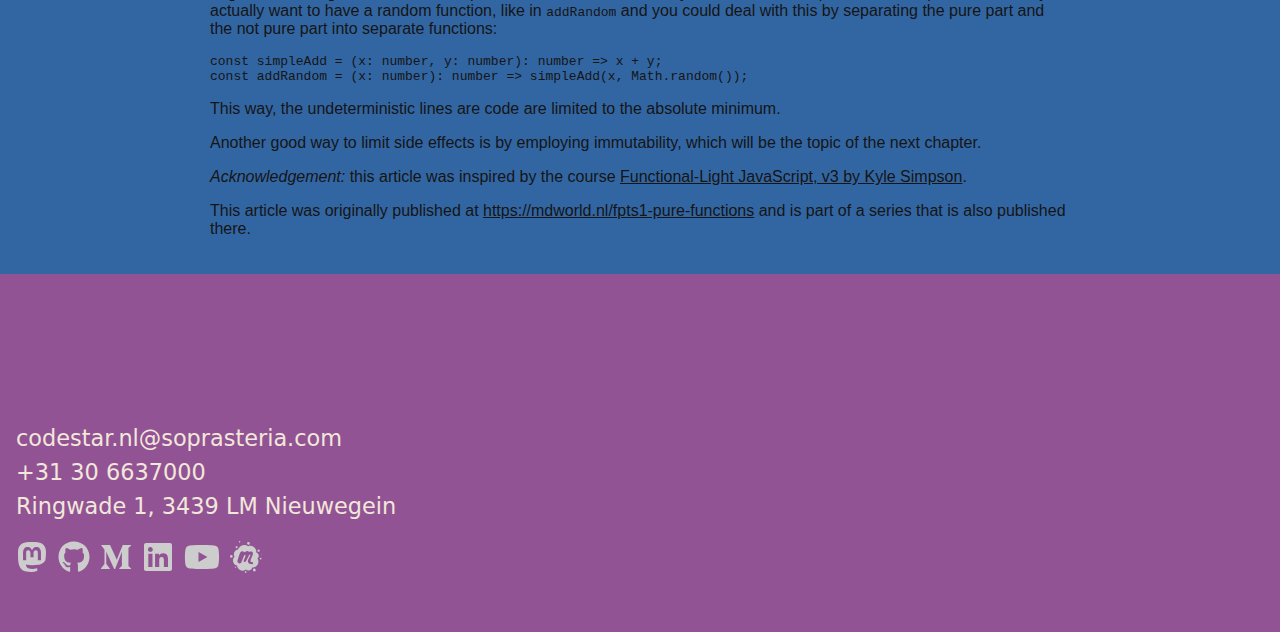
<file: articles/20231010-fpts1-pure-functions.html>
<!DOCTYPE html><html lang="en"><head><meta charSet="utf-8"/><meta name="viewport" content="width=device-width, initial-scale=1"/><link rel="preload" href="/_next/static/media/569ce4b8f30dc480-s.p.woff2" as="font" crossorigin="" type="font/woff2"/><link rel="preload" href="/_next/static/media/93f479601ee12b01-s.p.woff2" as="font" crossorigin="" type="font/woff2"/><link rel="stylesheet" href="/_next/static/css/96920448df41d26b.css" data-precedence="next"/><link rel="stylesheet" href="/_next/static/css/13422ae1d848e043.css" data-precedence="next"/><link rel="preload" as="script" fetchPriority="low" href="/_next/static/chunks/webpack-bafee5ae243c8c89.js"/><script src="/_next/static/chunks/4bd1b696-20882bf820444624.js" async=""></script><script src="/_next/static/chunks/517-0d7e8c6ba2452810.js" async=""></script><script src="/_next/static/chunks/main-app-b25855ec5ccc6eda.js" async=""></script><script src="/_next/static/chunks/970-4a0f7daee52c7cff.js" async=""></script><script src="/_next/static/chunks/173-77a4cc13cb7e18d3.js" async=""></script><script src="/_next/static/chunks/app/articles/%5Bslug%5D/layout-0f8ac0524a72511b.js" async=""></script><script src="/_next/static/chunks/app/articles/%5Bslug%5D/page-c42cdda36797932a.js" async=""></script><meta name="next-size-adjust" content=""/><title>Codestar</title><meta name="description" content="Codestar - a Sopra Steria team"/><link rel="icon" href="/favicon.ico" type="image/x-icon" sizes="16x16"/><script src="/_next/static/chunks/polyfills-42372ed130431b0a.js" noModule=""></script></head><body class="__variable_4d318d __variable_ea5f4b"><nav class="TopBar_top-bar__RDkoF"><div><a href="/"><img alt="Codestar Logo" loading="lazy" width="150" height="40" decoding="async" data-nimg="1" style="color:transparent" src="/codestar_logo_cream-red.svg"/></a><ul><li><a href="https://www.linkedin.com/company/codestar-powered-by-sopra-steria/">Contact</a></li></ul></div></nav><div class="layout_content__K15KO"><main class="layout_main__Afkre"><h1>FP &amp; TS chapter 1: Functional Programming for TypeScript developers</h1><p>Published at <!-- -->2023-10-10<!-- --> by <!-- -->mdworld</p><p>If you have made the concious decision to prefer TypeScript over JavaScript, you probably were convinced by its promise to reduce runtime errors. Without knowing anything about Functional Programming (FP from now on), it fulfills the same role. That&#x27;s why FP and TS go hand in hand, in my opinion.</p>
<p>This should become a series of articles, where each article dives deeper into FP paradigmes. But we start with two core concepts, pure functions &amp; immutability. These concepts, even on themselves, will promote cleaner coding and can be applied in any TypeScript project without libraries. More advanced concepts of FP are build on these principles, and that makes them a great place to start.</p>
<h2>Pure functions</h2>
<p>A pure function is a function that:</p>
<ul>
<li>is deterministic</li>
<li>has no side effects</li>
</ul>
<p>Determinism means that for the same arguments, the function always returns the same output. It is predictable and stable.</p>
<p>With side effects, we mean that nothing outside the scope of the function is modified. UI code relies heavily on side effects, since rendering anything is outside the scope of a function. Manipulating the DOM, but also logging to the console, or mutating global variables are all examples of side effects.</p>
<p>Pure functions help prevent runtime errors because they are transparent and therefore easy to comprehend. When pure functions are written with conciseness and high cohesion in mind, they can improve readability. They are also easy to write tests for, because there is no environment to set up, you just have to supply the correct arguments.</p>
<p>Some examples:</p>
<pre><code class="language-typescript">const addRandom = (x: number): number =&gt; x + Math.random();
</code></pre>
<p>The function <code>addRandom</code> is not pure, because it is non-deterministic. Because of the random function, it possibly returns a different output for the same value of the argument <code>x</code>.</p>
<pre><code class="language-typescript">const add = (x: number, y: number): number =&gt; {
  const sum = x + y;
  window.z = sum;
  return sum;
};
</code></pre>
<p>The function <code>add</code> is not pure, because although it is deterministic, it can have side effects by modifying the global variable <code>window</code>.</p>
<pre><code class="language-typescript">const simpleAdd = (x: number, y: number): number =&gt; x + y;
</code></pre>
<p>The function <code>simpleAdd</code> is pure, because it is deterministic and has no side effects.</p>
<h2>Mathematics</h2>
<p>FP lends a lot of its power from mathematics. Pure functions can be proven mathematically. If a lot of your code is mathematically provable, you have less code to test empirically.</p>
<p>Compare the mathematical equation:</p>
<pre><code class="language-math">f(x) = 2x ^2 + 4x + 3
</code></pre>
<p>to the function:</p>
<pre><code class="language-ts">const f = (x: number): number =&gt; 2 * Math.pow(x, 2) + 4 * x + 3;
</code></pre>
<p>Both describe the same cubic polynomial expression called <code>f</code> that takes an argument <code>x</code> and apply basic arithmetic operations on <code>x</code>. There are no side effects (or are there?), and the result is deterministic. Because they can be mathematically proven, we know that <code>f</code> can be solved by the quadratic formula, there is no reason to write unit tests to figure that out!</p>
<h2>The scale of purity</h2>
<p>Unfortunately, a function is not just &quot;pure&quot; or &quot;not pure&quot;. Since output of any kind can be considered as side effects, it would not be useful to have a program of only completely pure functions. It&#x27;s more practical to see a function as &quot;more pure&quot; or &quot;less pure&quot;. To give an extreme example, look at the function <code>f</code> from the previous previous paragraph. Practically speaking, I would consider this quite pure. But you could argue that <code>Math</code> is a global and could be overridden between calls of <code>f</code>. To make that function more pure by writing it like this:</p>
<pre><code class="language-ts">const f = (x: number, pow: typeof Math.pow): number =&gt; 2 * pow(x, 2) + 4 * x + 3;
</code></pre>
<p>To my taste, that&#x27;s just a tad impractical.</p>
<p>In general, it&#x27;s a good idea to isolate pure functions from functions you know to be not pure. For example, sometimes you actually want to have a random function, like in <code>addRandom</code> and you could deal with this by separating the pure part and the not pure part into separate functions:</p>
<pre><code class="language-ts">const simpleAdd = (x: number, y: number): number =&gt; x + y;
const addRandom = (x: number): number =&gt; simpleAdd(x, Math.random());
</code></pre>
<p>This way, the undeterministic lines are code are limited to the absolute minimum.</p>
<p>Another good way to limit side effects is by employing immutability, which will be the topic of the next chapter.</p>
<p><em>Acknowledgement:</em> this article was inspired by the course <a href="https://frontendmasters.com/courses/functional-javascript-v3/">Functional-Light JavaScript, v3 by Kyle Simpson</a>.</p>
<p>This article was originally published at <a href="https://mdworld.nl/fpts1-pure-functions">https://mdworld.nl/fpts1-pure-functions</a> and is part of a series that is also published there.</p></main></div><footer class="Footer_footer__OYoYH"><div><ul class="contact-info"><li><a href="mailto:codestar@ordina.nl">codestar.nl@soprasteria.com</a></li><li><a href="tel:+31306637000">+31 30 6637000</a></li><li><a href="https://maps.google.com/maps?ll=52.057652,5.111462&amp;z=16&amp;t=m&amp;hl=en-GB&amp;gl=NL&amp;mapclient=embed&amp;cid=15918536717636328792" target="_blank" rel="noopener noreferrer">Ringwade 1, 3439 LM Nieuwegein</a></li></ul><p class="social-links"><a href="https://mastodon.social/@codestar" aria-label="Mastodon" rel="me"><img alt="Codestar Mastodon" loading="lazy" width="32" height="32" decoding="async" data-nimg="1" style="color:transparent" src="/mastodon_logo.svg"/></a><a href="https://github.com/code-star" aria-label="Github"><img alt="Codestar Github" loading="lazy" width="32" height="32" decoding="async" data-nimg="1" style="color:transparent" src="/github_logo.svg"/></a><a href="https://medium.com/codestar-blog" aria-label="Medium"><img alt="Codestar Medium" loading="lazy" width="32" height="32" decoding="async" data-nimg="1" style="color:transparent" src="/medium_logo.svg"/></a><a href="https://www.linkedin.com/company/codestar-powered-by-sopra-steria/" aria-label="Linkedin"><img alt="Codestar LinkedIn" loading="lazy" width="32" height="32" decoding="async" data-nimg="1" style="color:transparent" src="/linkedin_logo.svg"/></a><a href="https://www.youtube.com/channel/UCqwHhJNEUe7D-HGsX4zvKzQ" aria-label="Youtube"><img alt="Codestar Youtube" loading="lazy" width="36" height="32" decoding="async" data-nimg="1" style="color:transparent" src="/youtube_logo.svg"/></a><a href="https://www.meetup.com/Code-Star-Night" aria-label="Meetup.com"><img alt="Codestar Meetup" loading="lazy" width="32" height="32" decoding="async" data-nimg="1" style="color:transparent" src="/meetup_logo.svg"/></a></p></div></footer><script src="/_next/static/chunks/webpack-bafee5ae243c8c89.js" async=""></script><script>(self.__next_f=self.__next_f||[]).push([0])</script><script>self.__next_f.push([1,"1:\"$Sreact.fragment\"\n2:I[5244,[],\"\"]\n3:I[3866,[],\"\"]\n4:I[8173,[\"970\",\"static/chunks/970-4a0f7daee52c7cff.js\",\"173\",\"static/chunks/173-77a4cc13cb7e18d3.js\",\"571\",\"static/chunks/app/articles/%5Bslug%5D/layout-0f8ac0524a72511b.js\"],\"\"]\n5:I[7970,[\"970\",\"static/chunks/970-4a0f7daee52c7cff.js\",\"904\",\"static/chunks/app/articles/%5Bslug%5D/page-c42cdda36797932a.js\"],\"Image\"]\n7:I[6213,[],\"OutletBoundary\"]\n9:I[6213,[],\"MetadataBoundary\"]\nb:I[6213,[],\"ViewportBoundary\"]\nd:I[4835,[],\"\"]\n:HL[\"/_next/static/media/569ce4b8f30dc480-s.p.woff2\",\"font\",{\"crossOrigin\":\"\",\"type\":\"font/woff2\"}]\n:HL[\"/_next/static/media/93f479601ee12b01-s.p.woff2\",\"font\",{\"crossOrigin\":\"\",\"type\":\"font/woff2\"}]\n:HL[\"/_next/static/css/96920448df41d26b.css\",\"style\"]\n:HL[\"/_next/static/css/13422ae1d848e043.css\",\"style\"]\n"])</script><script>self.__next_f.push([1,"0:{\"P\":null,\"b\":\"8wGszG_PuS05PhTdT3aku\",\"p\":\"\",\"c\":[\"\",\"articles\",\"20231010-fpts1-pure-functions\"],\"i\":false,\"f\":[[[\"\",{\"children\":[\"articles\",{\"children\":[[\"slug\",\"20231010-fpts1-pure-functions\",\"d\"],{\"children\":[\"__PAGE__\",{}]}]}]},\"$undefined\",\"$undefined\",true],[\"\",[\"$\",\"$1\",\"c\",{\"children\":[[[\"$\",\"link\",\"0\",{\"rel\":\"stylesheet\",\"href\":\"/_next/static/css/96920448df41d26b.css\",\"precedence\":\"next\",\"crossOrigin\":\"$undefined\",\"nonce\":\"$undefined\"}]],[\"$\",\"html\",null,{\"lang\":\"en\",\"children\":[\"$\",\"body\",null,{\"className\":\"__variable_4d318d __variable_ea5f4b\",\"children\":[\"$\",\"$L2\",null,{\"parallelRouterKey\":\"children\",\"segmentPath\":[\"children\"],\"error\":\"$undefined\",\"errorStyles\":\"$undefined\",\"errorScripts\":\"$undefined\",\"template\":[\"$\",\"$L3\",null,{}],\"templateStyles\":\"$undefined\",\"templateScripts\":\"$undefined\",\"notFound\":[[],[[\"$\",\"title\",null,{\"children\":\"404: This page could not be found.\"}],[\"$\",\"div\",null,{\"style\":{\"fontFamily\":\"system-ui,\\\"Segoe UI\\\",Roboto,Helvetica,Arial,sans-serif,\\\"Apple Color Emoji\\\",\\\"Segoe UI Emoji\\\"\",\"height\":\"100vh\",\"textAlign\":\"center\",\"display\":\"flex\",\"flexDirection\":\"column\",\"alignItems\":\"center\",\"justifyContent\":\"center\"},\"children\":[\"$\",\"div\",null,{\"children\":[[\"$\",\"style\",null,{\"dangerouslySetInnerHTML\":{\"__html\":\"body{color:#000;background:#fff;margin:0}.next-error-h1{border-right:1px solid rgba(0,0,0,.3)}@media (prefers-color-scheme:dark){body{color:#fff;background:#000}.next-error-h1{border-right:1px solid rgba(255,255,255,.3)}}\"}}],[\"$\",\"h1\",null,{\"className\":\"next-error-h1\",\"style\":{\"display\":\"inline-block\",\"margin\":\"0 20px 0 0\",\"padding\":\"0 23px 0 0\",\"fontSize\":24,\"fontWeight\":500,\"verticalAlign\":\"top\",\"lineHeight\":\"49px\"},\"children\":404}],[\"$\",\"div\",null,{\"style\":{\"display\":\"inline-block\"},\"children\":[\"$\",\"h2\",null,{\"style\":{\"fontSize\":14,\"fontWeight\":400,\"lineHeight\":\"49px\",\"margin\":0},\"children\":\"This page could not be found.\"}]}]]}]}]]],\"forbidden\":\"$undefined\",\"unauthorized\":\"$undefined\"}]}]}]]}],{\"children\":[\"articles\",[\"$\",\"$1\",\"c\",{\"children\":[null,[\"$\",\"$L2\",null,{\"parallelRouterKey\":\"children\",\"segmentPath\":[\"children\",\"articles\",\"children\"],\"error\":\"$undefined\",\"errorStyles\":\"$undefined\",\"errorScripts\":\"$undefined\",\"template\":[\"$\",\"$L3\",null,{}],\"templateStyles\":\"$undefined\",\"templateScripts\":\"$undefined\",\"notFound\":\"$undefined\",\"forbidden\":\"$undefined\",\"unauthorized\":\"$undefined\"}]]}],{\"children\":[[\"slug\",\"20231010-fpts1-pure-functions\",\"d\"],[\"$\",\"$1\",\"c\",{\"children\":[[[\"$\",\"link\",\"0\",{\"rel\":\"stylesheet\",\"href\":\"/_next/static/css/13422ae1d848e043.css\",\"precedence\":\"next\",\"crossOrigin\":\"$undefined\",\"nonce\":\"$undefined\"}]],[null,[\"$\",\"nav\",null,{\"className\":\"TopBar_top-bar__RDkoF\",\"children\":[\"$\",\"div\",null,{\"children\":[[\"$\",\"$L4\",null,{\"href\":\"/\",\"children\":[\"$\",\"$L5\",null,{\"src\":\"/codestar_logo_cream-red.svg\",\"alt\":\"Codestar Logo\",\"width\":150,\"height\":40}]}],[\"$\",\"ul\",null,{\"children\":[\"$\",\"li\",null,{\"children\":[\"$\",\"a\",null,{\"href\":\"https://www.linkedin.com/company/codestar-powered-by-sopra-steria/\",\"children\":\"Contact\"}]}]}]]}]}],[\"$\",\"div\",null,{\"className\":\"layout_content__K15KO\",\"children\":[\"$\",\"main\",null,{\"className\":\"layout_main__Afkre\",\"children\":[\"$\",\"$L2\",null,{\"parallelRouterKey\":\"children\",\"segmentPath\":[\"children\",\"articles\",\"children\",\"$0:f:0:1:2:children:2:children:0\",\"children\"],\"error\":\"$undefined\",\"errorStyles\":\"$undefined\",\"errorScripts\":\"$undefined\",\"template\":[\"$\",\"$L3\",null,{}],\"templateStyles\":\"$undefined\",\"templateScripts\":\"$undefined\",\"notFound\":\"$undefined\",\"forbidden\":\"$undefined\",\"unauthorized\":\"$undefined\"}]}]}],[\"$\",\"footer\",null,{\"className\":\"Footer_footer__OYoYH\",\"children\":[\"$\",\"div\",null,{\"children\":[[\"$\",\"ul\",null,{\"className\":\"contact-info\",\"children\":[[\"$\",\"li\",null,{\"children\":[\"$\",\"a\",null,{\"href\":\"mailto:codestar@ordina.nl\",\"children\":\"codestar.nl@soprasteria.com\"}]}],[\"$\",\"li\",null,{\"children\":[\"$\",\"a\",null,{\"href\":\"tel:+31306637000\",\"children\":\"+31 30 6637000\"}]}],[\"$\",\"li\",null,{\"children\":[\"$\",\"a\",null,{\"href\":\"https://maps.google.com/maps?ll=52.057652,5.111462\u0026z=16\u0026t=m\u0026hl=en-GB\u0026gl=NL\u0026mapclient=embed\u0026cid=15918536717636328792\",\"target\":\"_blank\",\"rel\":\"noopener noreferrer\",\"children\":\"Ringwade 1, 3439 LM Nieuwegein\"}]}]]}],[\"$\",\"p\",null,{\"className\":\"social-links\",\"children\":[[\"$\",\"a\",null,{\"href\":\"https://mastodon.social/@codestar\",\"aria-label\":\"Mastodon\",\"rel\":\"me\",\"children\":[\"$\",\"$L5\",null,{\"src\":\"/mastodon_logo.svg\",\"alt\":\"Codestar Mastodon\",\"width\":32,\"height\":32}]}],[\"$\",\"a\",null,{\"href\":\"https://github.com/code-star\",\"aria-label\":\"Github\",\"children\":[\"$\",\"$L5\",null,{\"src\":\"/github_logo.svg\",\"alt\":\"Codestar Github\",\"width\":32,\"height\":32}]}],[\"$\",\"a\",null,{\"href\":\"https://medium.com/codestar-blog\",\"aria-label\":\"Medium\",\"children\":[\"$\",\"$L5\",null,{\"src\":\"/medium_logo.svg\",\"alt\":\"Codestar Medium\",\"width\":32,\"height\":32}]}],[\"$\",\"a\",null,{\"href\":\"https://www.linkedin.com/company/codestar-powered-by-sopra-steria/\",\"aria-label\":\"Linkedin\",\"children\":[\"$\",\"$L5\",null,{\"src\":\"/linkedin_logo.svg\",\"alt\":\"Codestar LinkedIn\",\"width\":32,\"height\":32}]}],[\"$\",\"a\",null,{\"href\":\"https://www.youtube.com/channel/UCqwHhJNEUe7D-HGsX4zvKzQ\",\"aria-label\":\"Youtube\",\"children\":[\"$\",\"$L5\",null,{\"src\":\"/youtube_logo.svg\",\"alt\":\"Codestar Youtube\",\"width\":36,\"height\":32}]}],[\"$\",\"a\",null,{\"href\":\"https://www.meetup.com/Code-Star-Night\",\"aria-label\":\"Meetup.com\",\"children\":[\"$\",\"$L5\",null,{\"src\":\"/meetup_logo.svg\",\"alt\":\"Codestar Meetup\",\"width\":32,\"height\":32}]}]]}]]}]}]]]}],{\"children\":[\"__PAGE__\",[\"$\",\"$1\",\"c\",{\"children\":[\"$L6\",null,[\"$\",\"$L7\",null,{\"children\":\"$L8\"}]]}],{},null,false]},null,false]},null,false]},null,false],[\"$\",\"$1\",\"h\",{\"children\":[null,[\"$\",\"$1\",\"Xs8N9ecPqnLYJlujm1VjW\",{\"children\":[[\"$\",\"$L9\",null,{\"children\":\"$La\"}],[\"$\",\"$Lb\",null,{\"children\":\"$Lc\"}],[\"$\",\"meta\",null,{\"name\":\"next-size-adjust\",\"content\":\"\"}]]}]]}],false]],\"m\":\"$undefined\",\"G\":[\"$d\",\"$undefined\"],\"s\":false,\"S\":true}\n"])</script><script>self.__next_f.push([1,"e:I[9214,[\"970\",\"static/chunks/970-4a0f7daee52c7cff.js\",\"904\",\"static/chunks/app/articles/%5Bslug%5D/page-c42cdda36797932a.js\"],\"PreloadChunks\"]\n6:[[\"$\",\"h1\",null,{\"children\":\"FP \u0026 TS chapter 1: Functional Programming for TypeScript developers\"}],[\"$\",\"p\",null,{\"children\":[\"Published at \",\"2023-10-10\",\" by \",\"mdworld\"]}],[[\"$\",\"$Le\",null,{\"moduleIds\":\"$undefined\"}],\"$Lf\"]]\n"])</script><script>self.__next_f.push([1,"f:[[\"$\",\"p\",null,{\"children\":\"If you have made the concious decision to prefer TypeScript over JavaScript, you probably were convinced by its promise to reduce runtime errors. Without knowing anything about Functional Programming (FP from now on), it fulfills the same role. That's why FP and TS go hand in hand, in my opinion.\"}],\"\\n\",[\"$\",\"p\",null,{\"children\":\"This should become a series of articles, where each article dives deeper into FP paradigmes. But we start with two core concepts, pure functions \u0026 immutability. These concepts, even on themselves, will promote cleaner coding and can be applied in any TypeScript project without libraries. More advanced concepts of FP are build on these principles, and that makes them a great place to start.\"}],\"\\n\",[\"$\",\"h2\",null,{\"children\":\"Pure functions\"}],\"\\n\",[\"$\",\"p\",null,{\"children\":\"A pure function is a function that:\"}],\"\\n\",[\"$\",\"ul\",null,{\"children\":[\"\\n\",[\"$\",\"li\",null,{\"children\":\"is deterministic\"}],\"\\n\",[\"$\",\"li\",null,{\"children\":\"has no side effects\"}],\"\\n\"]}],\"\\n\",[\"$\",\"p\",null,{\"children\":\"Determinism means that for the same arguments, the function always returns the same output. It is predictable and stable.\"}],\"\\n\",[\"$\",\"p\",null,{\"children\":\"With side effects, we mean that nothing outside the scope of the function is modified. UI code relies heavily on side effects, since rendering anything is outside the scope of a function. Manipulating the DOM, but also logging to the console, or mutating global variables are all examples of side effects.\"}],\"\\n\",[\"$\",\"p\",null,{\"children\":\"Pure functions help prevent runtime errors because they are transparent and therefore easy to comprehend. When pure functions are written with conciseness and high cohesion in mind, they can improve readability. They are also easy to write tests for, because there is no environment to set up, you just have to supply the correct arguments.\"}],\"\\n\",[\"$\",\"p\",null,{\"children\":\"Some examples:\"}],\"\\n\",[\"$\",\"pre\",null,{\"children\":[\"$\",\"code\",null,{\"className\":\"language-typescript\",\"children\":\"const addRandom = (x: number): number =\u003e x + Math.random();\\n\"}]}],\"\\n\",[\"$\",\"p\",null,{\"children\":[\"The function \",[\"$\",\"code\",null,{\"children\":\"addRandom\"}],\" is not pure, because it is non-deterministic. Because of the random function, it possibly returns a different output for the same value of the argument \",[\"$\",\"code\",null,{\"children\":\"x\"}],\".\"]}],\"\\n\",[\"$\",\"pre\",null,{\"children\":[\"$\",\"code\",null,{\"className\":\"language-typescript\",\"children\":\"const add = (x: number, y: number): number =\u003e {\\n  const sum = x + y;\\n  window.z = sum;\\n  return sum;\\n};\\n\"}]}],\"\\n\",[\"$\",\"p\",null,{\"children\":[\"The function \",[\"$\",\"code\",null,{\"children\":\"add\"}],\" is not pure, because although it is deterministic, it can have side effects by modifying the global variable \",[\"$\",\"code\",null,{\"children\":\"window\"}],\".\"]}],\"\\n\",[\"$\",\"pre\",null,{\"children\":[\"$\",\"code\",null,{\"className\":\"language-typescript\",\"children\":\"const simpleAdd = (x: number, y: number): number =\u003e x + y;\\n\"}]}],\"\\n\",[\"$\",\"p\",null,{\"children\":[\"The function \",[\"$\",\"code\",null,{\"children\":\"simpleAdd\"}],\" is pure, because it is deterministic and has no side effects.\"]}],\"\\n\",[\"$\",\"h2\",null,{\"children\":\"Mathematics\"}],\"\\n\",[\"$\",\"p\",null,{\"children\":\"FP lends a lot of its power from mathematics. Pure functions can be proven mathematically. If a lot of your code is mathematically provable, you have less code to test empirically.\"}],\"\\n\",[\"$\",\"p\",null,{\"children\":\"Compare the mathematical equation:\"}],\"\\n\",[\"$\",\"pre\",null,{\"children\":[\"$\",\"code\",null,{\"className\":\"language-math\",\"children\":\"f(x) = 2x ^2 + 4x + 3\\n\"}]}],\"\\n\",[\"$\",\"p\",null,{\"children\":\"to the function:\"}],\"\\n\",[\"$\",\"pre\",null,{\"children\":[\"$\",\"code\",null,{\"className\":\"language-ts\",\"children\":\"const f = (x: number): number =\u003e 2 * Math.pow(x, 2) + 4 * x + 3;\\n\"}]}],\"\\n\",[\"$\",\"p\",null,{\"children\":[\"Both describe the same cubic polynomial expression called \",[\"$\",\"code\",null,{\"children\":\"f\"}],\" that takes an argument \",[\"$\",\"code\",null,{\"children\":\"x\"}],\" and apply basic arithmetic operations on \",[\"$\",\"code\",null,{\"children\":\"x\"}],\". There are no side effects (or are there?), and the result is deterministic. Because they can be mathematically proven, we know that \",[\"$\",\"code\",null,{\"children\":\"f\"}],\" can be solved by the quadratic formula, there is no reason to write unit tests to figure that out!\"]}],\"\\n\",[\"$\",\"h2\",null,{\"children\":\"The scale of purity\"}],\"\\n\",[\"$\",\"p\",null,{\"children\":[\"Unfortunately, a function is not just \\\"pure\\\" or \\\"not pure\\\". Since output of any kind can be considered as side effects, it would not be useful to have a program of only completely pure functions. It's more practical to see a function as \\\"more pure\\\" or \\\"less pure\\\". To give an extreme example, look at the function \",[\"$\",\"code\",null,{\"children\":\"f\"}],\" from the previous previous paragraph. Practically speaking, I would consider this quite pure. But you could argue that \",[\"$\",\"code\",null,{\"children\":\"Math\"}],\" is a global and could be overridden between calls of \",[\"$\",\"code\",null,{\"children\":\"f\"}],\". To make that function more pure by writing it like this:\"]}],\"\\n\",[\"$\",\"pre\",null,{\"children\":[\"$\",\"code\",null,{\"className\":\"language-ts\",\"children\":\"const f = (x: number, pow: typeof Math.pow): number =\u003e 2 * pow(x, 2) + 4 * x + 3;\\n\"}]}],\"\\n\",[\"$\",\"p\",null,{\"children\":\"To my taste, that's just a tad impractical.\"}],\"\\n\",[\"$\",\"p\",null,{\"children\":[\"In general, it's a good idea to isolate pure functions from functions you know to be not pure. For example, sometimes you actually want to have a random function, like in \",[\"$\",\"code\",null,{\"children\":\"addRandom\"}],\" and you could deal with this by separating the pure part and the not pure part into separate functions:\"]}],\"\\n\",[\"$\",\"pre\",null,{\"children\":[\"$\",\"code\",null,{\"className\":\"language-ts\",\"children\":\"const simpleAdd = (x: number, y: number): number =\u003e x + y;\\nconst addRandom = (x: number): number =\u003e simpleAdd(x, Math.random());\\n\"}]}],\"\\n\",[\"$\",\"p\",null,{\"children\":\"This way, the undeterministic lines are code are limited to the absolute minimum.\"}],\"\\n\",[\"$\",\"p\",null,{\"children\":\"Another good way to limit side effects is by employing immutability, which will be the topic of the next chapter.\"}],\"\\n\",[\"$\",\"p\",null,{\"children\":[[\"$\",\"em\",null,{\"children\":\"Acknowledgement:\"}],\" this article was inspired by the course \",[\"$\",\"a\",null,{\"href\":\"https://frontendmasters.com/courses/functional-javascript-v3/\",\"children\":\"Functional-Light JavaScript, v3 by Kyle Simpson\"}],\".\"]}],\"\\n\",[\"$\",\"p\",null,{\"children\":[\"This article was originally published at \",[\"$\",\"a\",null,{\"href\":\"https://mdworld.nl/fpts1-pure-functions\",\"children\":\"https://mdworld.nl/fpts1-pure-functions\"}],\" and is part of a series that is also published there.\"]}]]\n"])</script><script>self.__next_f.push([1,"c:[[\"$\",\"meta\",\"0\",{\"name\":\"viewport\",\"content\":\"width=device-width, initial-scale=1\"}]]\na:[[\"$\",\"meta\",\"0\",{\"charSet\":\"utf-8\"}],[\"$\",\"title\",\"1\",{\"children\":\"Codestar\"}],[\"$\",\"meta\",\"2\",{\"name\":\"description\",\"content\":\"Codestar - a Sopra Steria team\"}],[\"$\",\"link\",\"3\",{\"rel\":\"icon\",\"href\":\"/favicon.ico\",\"type\":\"image/x-icon\",\"sizes\":\"16x16\"}]]\n"])</script><script>self.__next_f.push([1,"8:null\n"])</script></body></html>
</file>
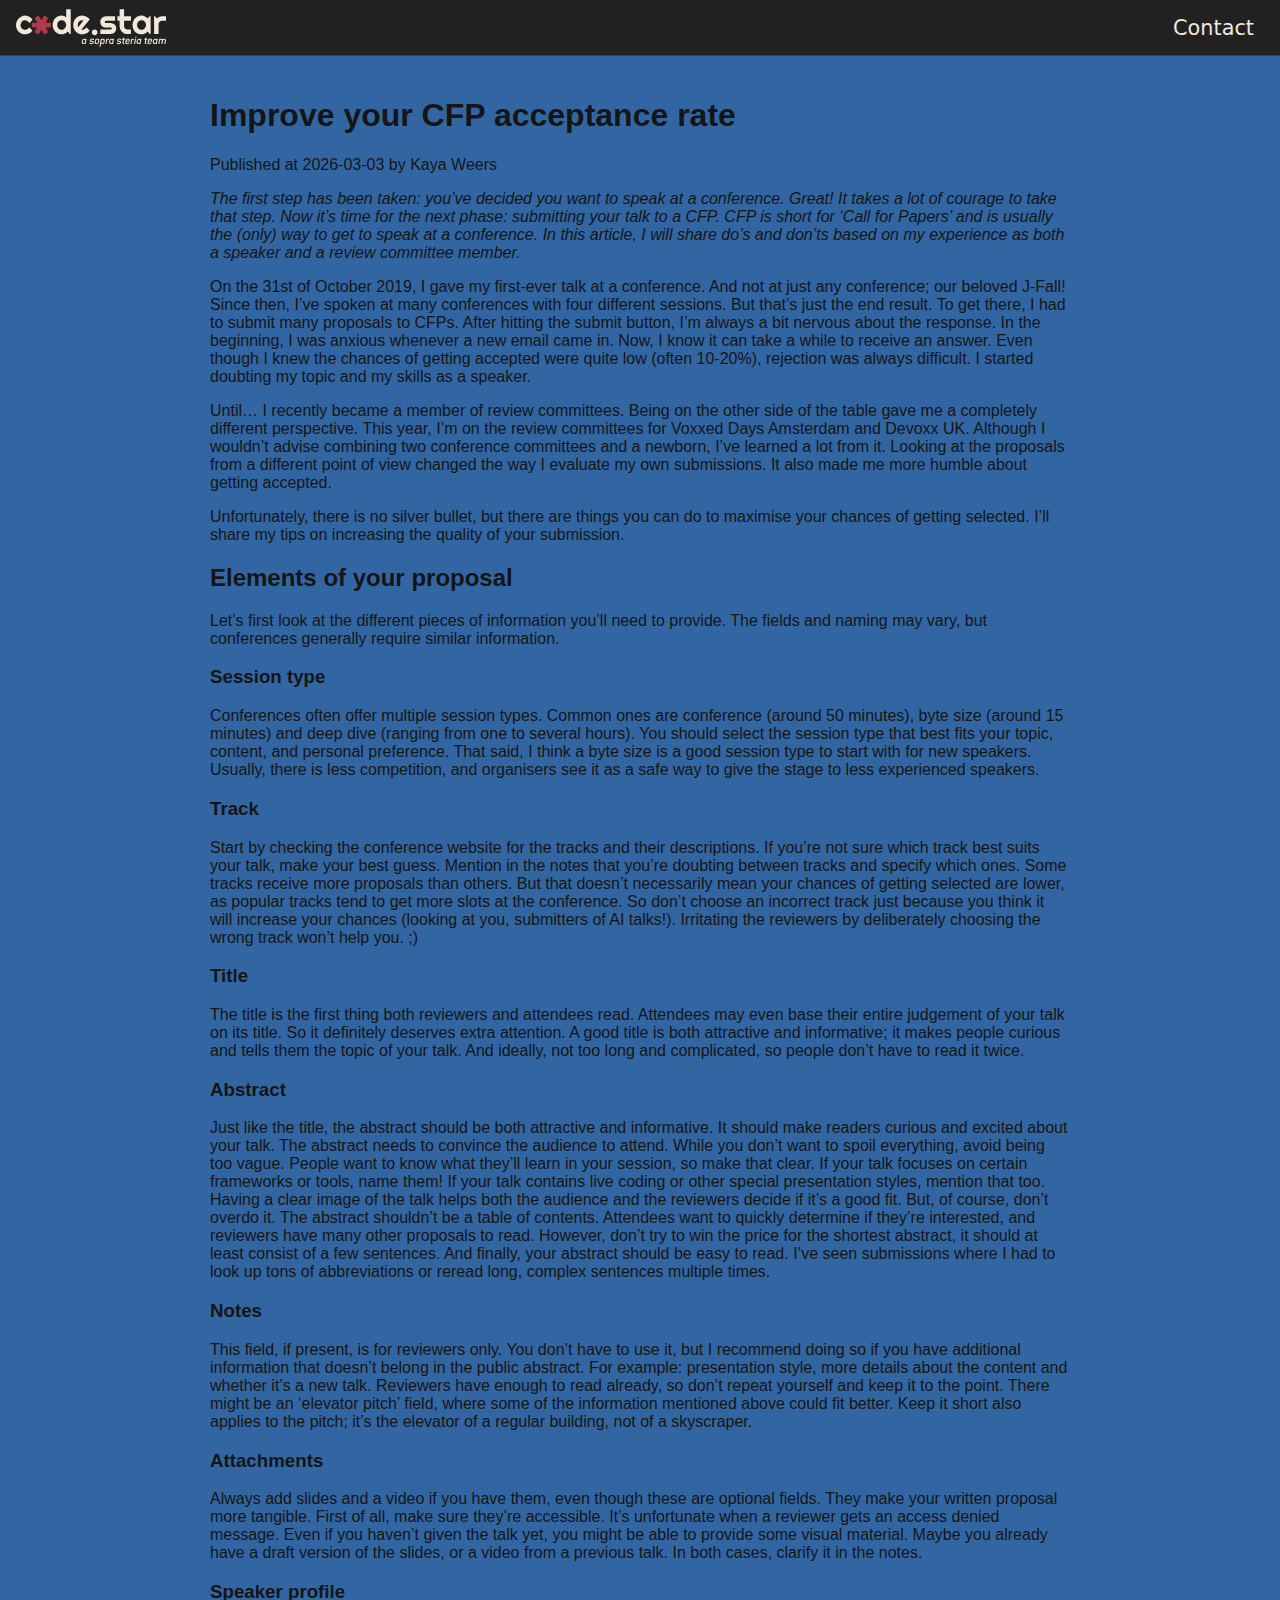
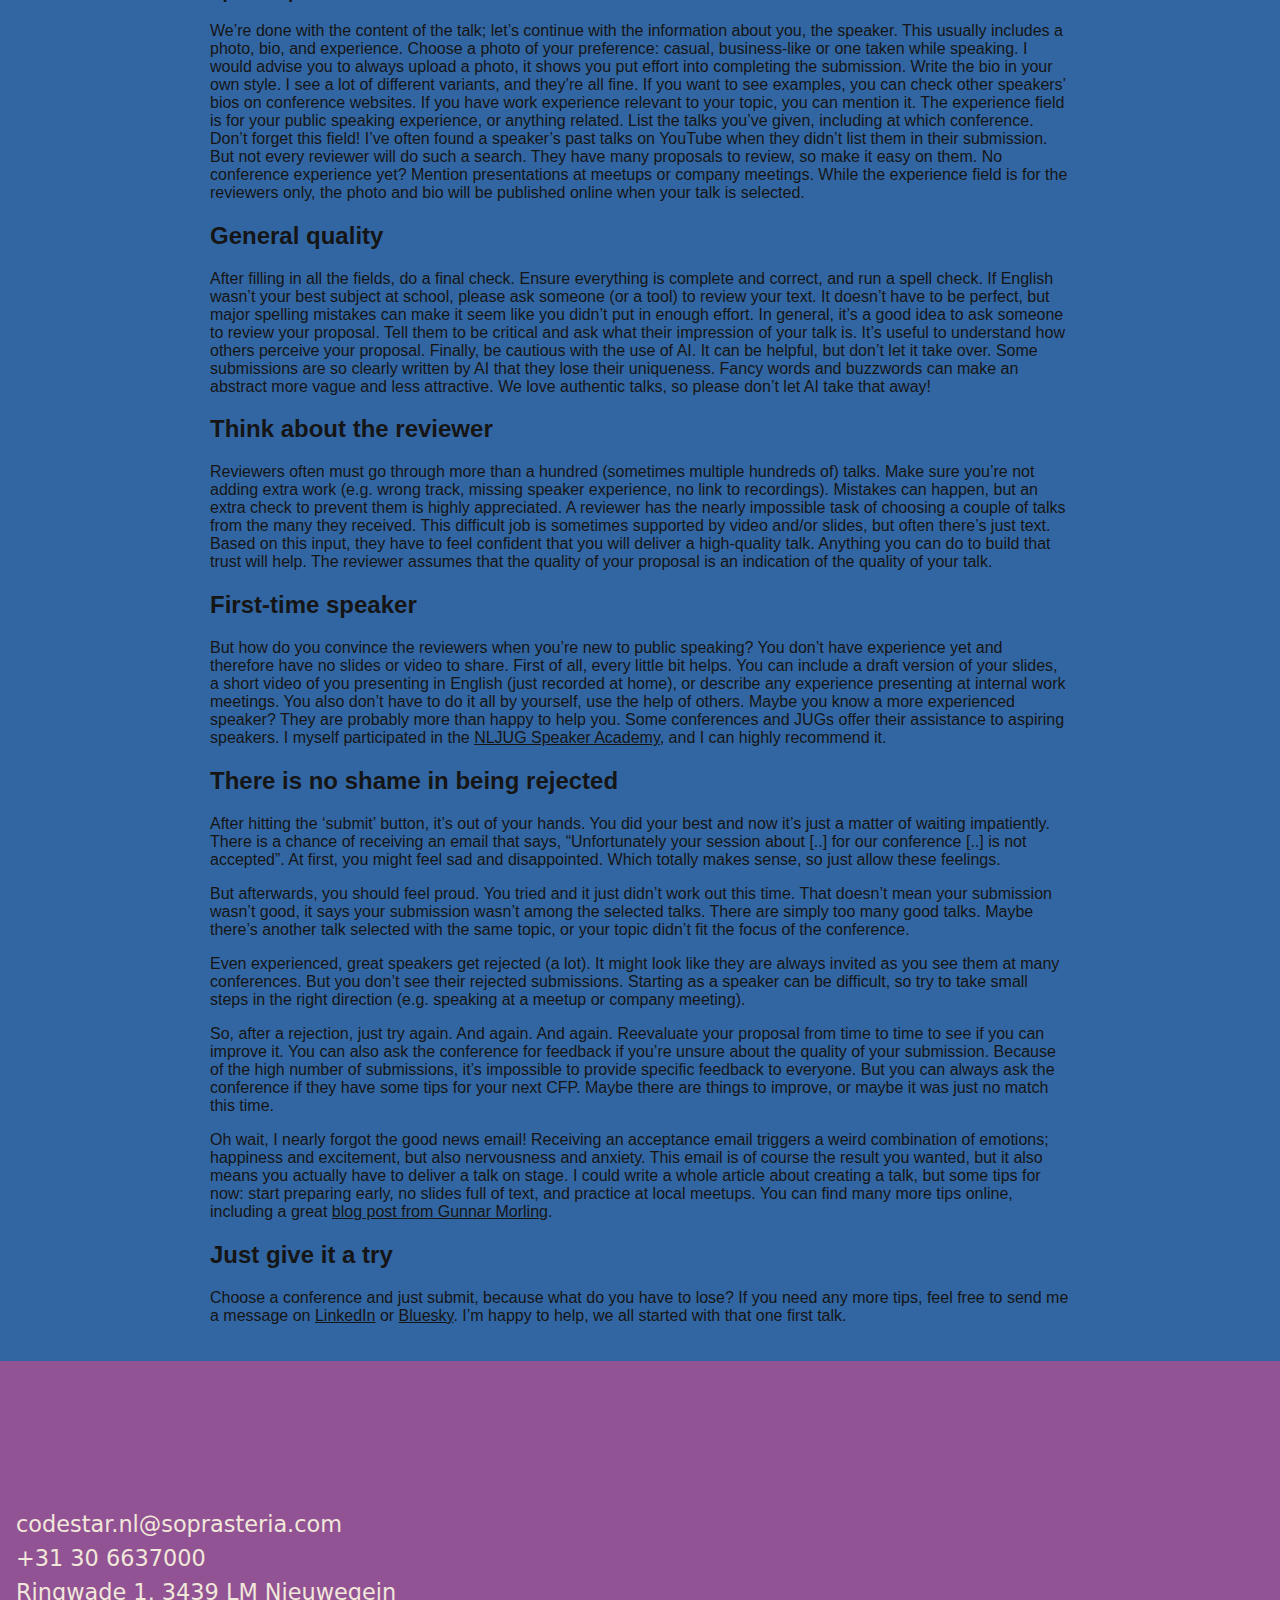
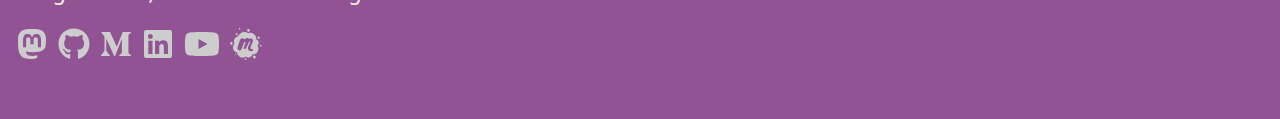
<file: articles/20260303-improve-your-cfp-rate.html>
<!DOCTYPE html><html lang="en"><head><meta charSet="utf-8"/><meta name="viewport" content="width=device-width, initial-scale=1"/><link rel="preload" href="/_next/static/media/4cf2300e9c8272f7-s.p.woff2" as="font" crossorigin="" type="font/woff2"/><link rel="preload" href="/_next/static/media/93f479601ee12b01-s.p.woff2" as="font" crossorigin="" type="font/woff2"/><link rel="stylesheet" href="/_next/static/css/deecf931bfbdc38e.css" data-precedence="next"/><link rel="stylesheet" href="/_next/static/css/13422ae1d848e043.css" data-precedence="next"/><link rel="preload" as="script" fetchPriority="low" href="/_next/static/chunks/webpack-bafee5ae243c8c89.js"/><script src="/_next/static/chunks/4bd1b696-20882bf820444624.js" async=""></script><script src="/_next/static/chunks/517-0d7e8c6ba2452810.js" async=""></script><script src="/_next/static/chunks/main-app-b25855ec5ccc6eda.js" async=""></script><script src="/_next/static/chunks/970-4a0f7daee52c7cff.js" async=""></script><script src="/_next/static/chunks/173-77a4cc13cb7e18d3.js" async=""></script><script src="/_next/static/chunks/app/articles/%5Bslug%5D/layout-0f8ac0524a72511b.js" async=""></script><script src="/_next/static/chunks/app/articles/%5Bslug%5D/page-c42cdda36797932a.js" async=""></script><meta name="next-size-adjust" content=""/><title>Codestar</title><meta name="description" content="Codestar - a Sopra Steria team"/><link rel="icon" href="/favicon.ico" type="image/x-icon" sizes="16x16"/><script src="/_next/static/chunks/polyfills-42372ed130431b0a.js" noModule=""></script></head><body class="__variable_188709 __variable_9a8899"><nav class="TopBar_top-bar__RDkoF"><div><a href="/"><img alt="Codestar Logo" loading="lazy" width="150" height="40" decoding="async" data-nimg="1" style="color:transparent" src="/codestar_logo_cream-red.svg"/></a><ul><li><a href="https://www.linkedin.com/company/codestar-powered-by-sopra-steria/">Contact</a></li></ul></div></nav><div class="layout_content__K15KO"><main class="layout_main__Afkre"><h1>Improve your CFP acceptance rate</h1><p>Published at <!-- -->2026-03-03<!-- --> by <!-- -->Kaya Weers</p><p><em>The first step has been taken: you’ve decided you want to speak at a conference. Great! It takes a lot of courage to take that step. Now it’s time for the next phase: submitting your talk to a CFP. CFP is short for ‘Call for Papers’ and is usually the (only) way to get to speak at a conference. In this article, I will share do’s and don’ts based on my experience as both a speaker and a review committee member.</em></p>
<p>On the 31st of October 2019, I gave my first-ever talk at a conference. And not at just any conference; our beloved J-Fall! Since then, I’ve spoken at many conferences with four different sessions. But that’s just the end result. To get there, I had to submit many proposals to CFPs. After hitting the submit button, I’m always a bit nervous about the response. In the beginning, I was anxious whenever a new email came in. Now, I know it can take a while to receive an answer. Even though I knew the chances of getting accepted were quite low (often 10-20%), rejection was always difficult. I started doubting my topic and my skills as a speaker.</p>
<p>Until… I recently became a member of review committees. Being on the other side of the table gave me a completely different perspective. This year, I’m on the review committees for Voxxed Days Amsterdam and Devoxx UK. Although I wouldn’t advise combining two conference committees and a newborn, I’ve learned a lot from it. Looking at the proposals from a different point of view changed the way I evaluate my own submissions. It also made me more humble about getting accepted.</p>
<p>Unfortunately, there is no silver bullet, but there are things you can do to maximise your chances of getting selected. I’ll share my tips on increasing the quality of your submission.</p>
<h2>Elements of your proposal</h2>
<p>Let’s first look at the different pieces of information you’ll need to provide. The fields and naming may vary, but conferences generally require similar information.</p>
<h3>Session type</h3>
<p>Conferences often offer multiple session types. Common ones are conference (around 50 minutes), byte size (around 15 minutes) and deep dive (ranging from one to several hours). You should select the session type that best fits your topic, content, and personal preference. That said, I think a byte size is a good session type to start with for new speakers. Usually, there is less competition, and organisers see it as a safe way to give the stage to less experienced speakers.</p>
<h3>Track</h3>
<p>Start by checking the conference website for the tracks and their descriptions. If you’re not sure which track best suits your talk, make your best guess. Mention in the notes that you’re doubting between tracks and specify which ones.
Some tracks receive more proposals than others. But that doesn’t necessarily mean your chances of getting selected are lower, as popular tracks tend to get more slots at the conference. So don’t choose an incorrect track just because you think it will increase your chances (looking at you, submitters of AI talks!). Irritating the reviewers by deliberately choosing the wrong track won’t help you. ;)</p>
<h3>Title</h3>
<p>The title is the first thing both reviewers and attendees read. Attendees may even base their entire judgement of your talk on its title. So it definitely deserves extra attention. A good title is both attractive and informative; it makes people curious and tells them the topic of your talk. And ideally, not too long and complicated, so people don’t have to read it twice.</p>
<h3>Abstract</h3>
<p>Just like the title, the abstract should be both attractive and informative. It should make readers curious and excited about your talk. The abstract needs to convince the audience to attend. While you don’t want to spoil everything, avoid being too vague. People want to know what they’ll learn in your session, so make that clear. If your talk focuses on certain frameworks or tools, name them! If your talk contains live coding or other special presentation styles, mention that too. Having a clear image of the talk helps both the audience and the reviewers decide if it’s a good fit.
But, of course, don’t overdo it. The abstract shouldn’t be a table of contents. Attendees want to quickly determine if they’re interested, and reviewers have many other proposals to read. However, don’t try to win the price for the shortest abstract, it should at least consist of a few sentences.
And finally, your abstract should be easy to read. I’ve seen submissions where I had to look up tons of abbreviations or reread long, complex sentences multiple times.</p>
<h3>Notes</h3>
<p>This field, if present, is for reviewers only. You don’t have to use it, but I recommend doing so if you have additional information that doesn’t belong in the public abstract.
For example: presentation style, more details about the content and whether it’s a new talk. Reviewers have enough to read already, so don’t repeat yourself and keep it to the point.
There might be an ‘elevator pitch’ field, where some of the information mentioned above could fit better. Keep it short also applies to the pitch; it’s the elevator of a regular building, not of a skyscraper.</p>
<h3>Attachments</h3>
<p>Always add slides and a video if you have them, even though these are optional fields. They make your written proposal more tangible. First of all, make sure they’re accessible. It’s unfortunate when a reviewer gets an access denied message.
Even if you haven’t given the talk yet, you might be able to provide some visual material. Maybe you already have a draft version of the slides, or a video from a previous talk. In both cases, clarify it in the notes.</p>
<h3>Speaker profile</h3>
<p>We’re done with the content of the talk; let’s continue with the information about you, the speaker. This usually includes a photo, bio, and experience.
Choose a photo of your preference: casual, business-like or one taken while speaking. I would advise you to always upload a photo, it shows you put effort into completing the submission.
Write the bio in your own style. I see a lot of different variants, and they’re all fine. If you want to see examples, you can check other speakers’ bios on conference websites. If you have work experience relevant to your topic, you can mention it.
The experience field is for your public speaking experience, or anything related. List the talks you’ve given, including at which conference. Don’t forget this field! I’ve often found a speaker’s past talks on YouTube when they didn’t list them in their submission. But not every reviewer will do such a search. They have many proposals to review, so make it easy on them. No conference experience yet? Mention presentations at meetups or company meetings.
While the experience field is for the reviewers only, the photo and bio will be published online when your talk is selected.</p>
<h2>General quality</h2>
<p>After filling in all the fields, do a final check. Ensure everything is complete and correct, and run a spell check. If English wasn’t your best subject at school, please ask someone (or a tool) to review your text. It doesn’t have to be perfect, but major spelling mistakes can make it seem like you didn’t put in enough effort.
In general, it’s a good idea to ask someone to review your proposal. Tell them to be critical and ask what their impression of your talk is. It’s useful to understand how others perceive your proposal.
Finally, be cautious with the use of AI. It can be helpful, but don’t let it take over. Some submissions are so clearly written by AI that they lose their uniqueness. Fancy words and buzzwords can make an abstract more vague and less attractive. We love authentic talks, so please don’t let AI take that away!</p>
<h2>Think about the reviewer</h2>
<p>Reviewers often must go through more than a hundred (sometimes multiple hundreds of) talks. Make sure you’re not adding extra work (e.g. wrong track, missing speaker experience, no link to recordings). Mistakes can happen, but an extra check to prevent them is highly appreciated.
A reviewer has the nearly impossible task of choosing a couple of talks from the many they received. This difficult job is sometimes supported by video and/or slides, but often there’s just text. Based on this input, they have to feel confident that you will deliver a high-quality talk. Anything you can do to build that trust will help. The reviewer assumes that the quality of your proposal is an indication of the quality of your talk.</p>
<h2>First-time speaker</h2>
<p>But how do you convince the reviewers when you’re new to public speaking? You don’t have experience yet and therefore have no slides or video to share. First of all, every little bit helps. You can include a draft version of your slides, a short video of you presenting in English (just recorded at home), or describe any experience presenting at internal work meetings.
You also don’t have to do it all by yourself, use the help of others. Maybe you know a more experienced speaker? They are probably more than happy to help you. Some conferences and JUGs offer their assistance to aspiring speakers. I myself participated in the <a href="https://nljug.org/nljug-speaker-academy/">NLJUG Speaker Academy</a>, and I can highly recommend it.</p>
<h2>There is no shame in being rejected</h2>
<p>After hitting the ‘submit’ button, it’s out of your hands. You did your best and now it’s just a matter of waiting impatiently. There is a chance of receiving an email that says, “Unfortunately your session about [..] for our conference [..] is not accepted”. At first, you might feel sad and disappointed. Which totally makes sense, so just allow these feelings.</p>
<p>But afterwards, you should feel proud. You tried and it just didn’t work out this time. That doesn’t mean your submission wasn’t good, it says your submission wasn’t among the selected talks. There are simply too many good talks. Maybe there’s another talk selected with the same topic, or your topic didn’t fit the focus of the conference.</p>
<p>Even experienced, great speakers get rejected (a lot). It might look like they are always invited as you see them at many conferences. But you don’t see their rejected submissions. Starting as a speaker can be difficult, so try to take small steps in the right direction (e.g. speaking at a meetup or company meeting).</p>
<p>So, after a rejection, just try again. And again. And again. Reevaluate your proposal from time to time to see if you can improve it. You can also ask the conference for feedback if you’re unsure about the quality of your submission. Because of the high number of submissions, it’s impossible to provide specific feedback to everyone. But you can always ask the conference if they have some tips for your next CFP. Maybe there are things to improve, or maybe it was just no match this time.</p>
<p>Oh wait, I nearly forgot the good news email! Receiving an acceptance email triggers a weird combination of emotions; happiness and excitement, but also nervousness and anxiety. This email is of course the result you wanted, but it also means you actually have to deliver a talk on stage. I could write a whole article about creating a talk, but some tips for now: start preparing early, no slides full of text, and practice at local meetups. You can find many more tips online, including a great <a href="https://www.morling.dev/blog/ten-tips-make-conference-talks-suck-less/">blog post from Gunnar Morling</a>.</p>
<h2>Just give it a try</h2>
<p>Choose a conference and just submit, because what do you have to lose? If you need any more tips, feel free to send me a message on <a href="https://linkedin.com/in/kayaweers/">LinkedIn</a> or <a href="https://bsky.app/profile/kayaweers.bsky.social">Bluesky</a>. I’m happy to help, we all started with that one first talk.</p></main></div><footer class="Footer_footer__OYoYH"><div><ul class="contact-info"><li><a href="mailto:codestar@ordina.nl">codestar.nl@soprasteria.com</a></li><li><a href="tel:+31306637000">+31 30 6637000</a></li><li><a href="https://maps.google.com/maps?ll=52.057652,5.111462&amp;z=16&amp;t=m&amp;hl=en-GB&amp;gl=NL&amp;mapclient=embed&amp;cid=15918536717636328792" target="_blank" rel="noopener noreferrer">Ringwade 1, 3439 LM Nieuwegein</a></li></ul><p class="social-links"><a href="https://mastodon.social/@codestar" aria-label="Mastodon" rel="me"><img alt="Codestar Mastodon" loading="lazy" width="32" height="32" decoding="async" data-nimg="1" style="color:transparent" src="/mastodon_logo.svg"/></a><a href="https://github.com/code-star" aria-label="Github"><img alt="Codestar Github" loading="lazy" width="32" height="32" decoding="async" data-nimg="1" style="color:transparent" src="/github_logo.svg"/></a><a href="https://medium.com/codestar-blog" aria-label="Medium"><img alt="Codestar Medium" loading="lazy" width="32" height="32" decoding="async" data-nimg="1" style="color:transparent" src="/medium_logo.svg"/></a><a href="https://www.linkedin.com/company/codestar-powered-by-sopra-steria/" aria-label="Linkedin"><img alt="Codestar LinkedIn" loading="lazy" width="32" height="32" decoding="async" data-nimg="1" style="color:transparent" src="/linkedin_logo.svg"/></a><a href="https://www.youtube.com/channel/UCqwHhJNEUe7D-HGsX4zvKzQ" aria-label="Youtube"><img alt="Codestar Youtube" loading="lazy" width="36" height="32" decoding="async" data-nimg="1" style="color:transparent" src="/youtube_logo.svg"/></a><a href="https://www.meetup.com/Code-Star-Night" aria-label="Meetup.com"><img alt="Codestar Meetup" loading="lazy" width="32" height="32" decoding="async" data-nimg="1" style="color:transparent" src="/meetup_logo.svg"/></a></p></div></footer><script src="/_next/static/chunks/webpack-bafee5ae243c8c89.js" async=""></script><script>(self.__next_f=self.__next_f||[]).push([0])</script><script>self.__next_f.push([1,"1:\"$Sreact.fragment\"\n2:I[5244,[],\"\"]\n3:I[3866,[],\"\"]\n4:I[8173,[\"970\",\"static/chunks/970-4a0f7daee52c7cff.js\",\"173\",\"static/chunks/173-77a4cc13cb7e18d3.js\",\"571\",\"static/chunks/app/articles/%5Bslug%5D/layout-0f8ac0524a72511b.js\"],\"\"]\n5:I[7970,[\"970\",\"static/chunks/970-4a0f7daee52c7cff.js\",\"904\",\"static/chunks/app/articles/%5Bslug%5D/page-c42cdda36797932a.js\"],\"Image\"]\n7:I[6213,[],\"OutletBoundary\"]\n9:I[6213,[],\"MetadataBoundary\"]\nb:I[6213,[],\"ViewportBoundary\"]\nd:I[4835,[],\"\"]\n:HL[\"/_next/static/media/4cf2300e9c8272f7-s.p.woff2\",\"font\",{\"crossOrigin\":\"\",\"type\":\"font/woff2\"}]\n:HL[\"/_next/static/media/93f479601ee12b01-s.p.woff2\",\"font\",{\"crossOrigin\":\"\",\"type\":\"font/woff2\"}]\n:HL[\"/_next/static/css/deecf931bfbdc38e.css\",\"style\"]\n:HL[\"/_next/static/css/13422ae1d848e043.css\",\"style\"]\n"])</script><script>self.__next_f.push([1,"0:{\"P\":null,\"b\":\"Nh5-3zeMjBxnwfB6v_PDd\",\"p\":\"\",\"c\":[\"\",\"articles\",\"20260303-improve-your-cfp-rate\"],\"i\":false,\"f\":[[[\"\",{\"children\":[\"articles\",{\"children\":[[\"slug\",\"20260303-improve-your-cfp-rate\",\"d\"],{\"children\":[\"__PAGE__\",{}]}]}]},\"$undefined\",\"$undefined\",true],[\"\",[\"$\",\"$1\",\"c\",{\"children\":[[[\"$\",\"link\",\"0\",{\"rel\":\"stylesheet\",\"href\":\"/_next/static/css/deecf931bfbdc38e.css\",\"precedence\":\"next\",\"crossOrigin\":\"$undefined\",\"nonce\":\"$undefined\"}]],[\"$\",\"html\",null,{\"lang\":\"en\",\"children\":[\"$\",\"body\",null,{\"className\":\"__variable_188709 __variable_9a8899\",\"children\":[\"$\",\"$L2\",null,{\"parallelRouterKey\":\"children\",\"segmentPath\":[\"children\"],\"error\":\"$undefined\",\"errorStyles\":\"$undefined\",\"errorScripts\":\"$undefined\",\"template\":[\"$\",\"$L3\",null,{}],\"templateStyles\":\"$undefined\",\"templateScripts\":\"$undefined\",\"notFound\":[[],[[\"$\",\"title\",null,{\"children\":\"404: This page could not be found.\"}],[\"$\",\"div\",null,{\"style\":{\"fontFamily\":\"system-ui,\\\"Segoe UI\\\",Roboto,Helvetica,Arial,sans-serif,\\\"Apple Color Emoji\\\",\\\"Segoe UI Emoji\\\"\",\"height\":\"100vh\",\"textAlign\":\"center\",\"display\":\"flex\",\"flexDirection\":\"column\",\"alignItems\":\"center\",\"justifyContent\":\"center\"},\"children\":[\"$\",\"div\",null,{\"children\":[[\"$\",\"style\",null,{\"dangerouslySetInnerHTML\":{\"__html\":\"body{color:#000;background:#fff;margin:0}.next-error-h1{border-right:1px solid rgba(0,0,0,.3)}@media (prefers-color-scheme:dark){body{color:#fff;background:#000}.next-error-h1{border-right:1px solid rgba(255,255,255,.3)}}\"}}],[\"$\",\"h1\",null,{\"className\":\"next-error-h1\",\"style\":{\"display\":\"inline-block\",\"margin\":\"0 20px 0 0\",\"padding\":\"0 23px 0 0\",\"fontSize\":24,\"fontWeight\":500,\"verticalAlign\":\"top\",\"lineHeight\":\"49px\"},\"children\":404}],[\"$\",\"div\",null,{\"style\":{\"display\":\"inline-block\"},\"children\":[\"$\",\"h2\",null,{\"style\":{\"fontSize\":14,\"fontWeight\":400,\"lineHeight\":\"49px\",\"margin\":0},\"children\":\"This page could not be found.\"}]}]]}]}]]],\"forbidden\":\"$undefined\",\"unauthorized\":\"$undefined\"}]}]}]]}],{\"children\":[\"articles\",[\"$\",\"$1\",\"c\",{\"children\":[null,[\"$\",\"$L2\",null,{\"parallelRouterKey\":\"children\",\"segmentPath\":[\"children\",\"articles\",\"children\"],\"error\":\"$undefined\",\"errorStyles\":\"$undefined\",\"errorScripts\":\"$undefined\",\"template\":[\"$\",\"$L3\",null,{}],\"templateStyles\":\"$undefined\",\"templateScripts\":\"$undefined\",\"notFound\":\"$undefined\",\"forbidden\":\"$undefined\",\"unauthorized\":\"$undefined\"}]]}],{\"children\":[[\"slug\",\"20260303-improve-your-cfp-rate\",\"d\"],[\"$\",\"$1\",\"c\",{\"children\":[[[\"$\",\"link\",\"0\",{\"rel\":\"stylesheet\",\"href\":\"/_next/static/css/13422ae1d848e043.css\",\"precedence\":\"next\",\"crossOrigin\":\"$undefined\",\"nonce\":\"$undefined\"}]],[null,[\"$\",\"nav\",null,{\"className\":\"TopBar_top-bar__RDkoF\",\"children\":[\"$\",\"div\",null,{\"children\":[[\"$\",\"$L4\",null,{\"href\":\"/\",\"children\":[\"$\",\"$L5\",null,{\"src\":\"/codestar_logo_cream-red.svg\",\"alt\":\"Codestar Logo\",\"width\":150,\"height\":40}]}],[\"$\",\"ul\",null,{\"children\":[\"$\",\"li\",null,{\"children\":[\"$\",\"a\",null,{\"href\":\"https://www.linkedin.com/company/codestar-powered-by-sopra-steria/\",\"children\":\"Contact\"}]}]}]]}]}],[\"$\",\"div\",null,{\"className\":\"layout_content__K15KO\",\"children\":[\"$\",\"main\",null,{\"className\":\"layout_main__Afkre\",\"children\":[\"$\",\"$L2\",null,{\"parallelRouterKey\":\"children\",\"segmentPath\":[\"children\",\"articles\",\"children\",\"$0:f:0:1:2:children:2:children:0\",\"children\"],\"error\":\"$undefined\",\"errorStyles\":\"$undefined\",\"errorScripts\":\"$undefined\",\"template\":[\"$\",\"$L3\",null,{}],\"templateStyles\":\"$undefined\",\"templateScripts\":\"$undefined\",\"notFound\":\"$undefined\",\"forbidden\":\"$undefined\",\"unauthorized\":\"$undefined\"}]}]}],[\"$\",\"footer\",null,{\"className\":\"Footer_footer__OYoYH\",\"children\":[\"$\",\"div\",null,{\"children\":[[\"$\",\"ul\",null,{\"className\":\"contact-info\",\"children\":[[\"$\",\"li\",null,{\"children\":[\"$\",\"a\",null,{\"href\":\"mailto:codestar@ordina.nl\",\"children\":\"codestar.nl@soprasteria.com\"}]}],[\"$\",\"li\",null,{\"children\":[\"$\",\"a\",null,{\"href\":\"tel:+31306637000\",\"children\":\"+31 30 6637000\"}]}],[\"$\",\"li\",null,{\"children\":[\"$\",\"a\",null,{\"href\":\"https://maps.google.com/maps?ll=52.057652,5.111462\u0026z=16\u0026t=m\u0026hl=en-GB\u0026gl=NL\u0026mapclient=embed\u0026cid=15918536717636328792\",\"target\":\"_blank\",\"rel\":\"noopener noreferrer\",\"children\":\"Ringwade 1, 3439 LM Nieuwegein\"}]}]]}],[\"$\",\"p\",null,{\"className\":\"social-links\",\"children\":[[\"$\",\"a\",null,{\"href\":\"https://mastodon.social/@codestar\",\"aria-label\":\"Mastodon\",\"rel\":\"me\",\"children\":[\"$\",\"$L5\",null,{\"src\":\"/mastodon_logo.svg\",\"alt\":\"Codestar Mastodon\",\"width\":32,\"height\":32}]}],[\"$\",\"a\",null,{\"href\":\"https://github.com/code-star\",\"aria-label\":\"Github\",\"children\":[\"$\",\"$L5\",null,{\"src\":\"/github_logo.svg\",\"alt\":\"Codestar Github\",\"width\":32,\"height\":32}]}],[\"$\",\"a\",null,{\"href\":\"https://medium.com/codestar-blog\",\"aria-label\":\"Medium\",\"children\":[\"$\",\"$L5\",null,{\"src\":\"/medium_logo.svg\",\"alt\":\"Codestar Medium\",\"width\":32,\"height\":32}]}],[\"$\",\"a\",null,{\"href\":\"https://www.linkedin.com/company/codestar-powered-by-sopra-steria/\",\"aria-label\":\"Linkedin\",\"children\":[\"$\",\"$L5\",null,{\"src\":\"/linkedin_logo.svg\",\"alt\":\"Codestar LinkedIn\",\"width\":32,\"height\":32}]}],[\"$\",\"a\",null,{\"href\":\"https://www.youtube.com/channel/UCqwHhJNEUe7D-HGsX4zvKzQ\",\"aria-label\":\"Youtube\",\"children\":[\"$\",\"$L5\",null,{\"src\":\"/youtube_logo.svg\",\"alt\":\"Codestar Youtube\",\"width\":36,\"height\":32}]}],[\"$\",\"a\",null,{\"href\":\"https://www.meetup.com/Code-Star-Night\",\"aria-label\":\"Meetup.com\",\"children\":[\"$\",\"$L5\",null,{\"src\":\"/meetup_logo.svg\",\"alt\":\"Codestar Meetup\",\"width\":32,\"height\":32}]}]]}]]}]}]]]}],{\"children\":[\"__PAGE__\",[\"$\",\"$1\",\"c\",{\"children\":[\"$L6\",null,[\"$\",\"$L7\",null,{\"children\":\"$L8\"}]]}],{},null,false]},null,false]},null,false]},null,false],[\"$\",\"$1\",\"h\",{\"children\":[null,[\"$\",\"$1\",\"uRnaPvEMS23a1uUrs3YxV\",{\"children\":[[\"$\",\"$L9\",null,{\"children\":\"$La\"}],[\"$\",\"$Lb\",null,{\"children\":\"$Lc\"}],[\"$\",\"meta\",null,{\"name\":\"next-size-adjust\",\"content\":\"\"}]]}]]}],false]],\"m\":\"$undefined\",\"G\":[\"$d\",\"$undefined\"],\"s\":false,\"S\":true}\n"])</script><script>self.__next_f.push([1,"e:I[9214,[\"970\",\"static/chunks/970-4a0f7daee52c7cff.js\",\"904\",\"static/chunks/app/articles/%5Bslug%5D/page-c42cdda36797932a.js\"],\"PreloadChunks\"]\n6:[[\"$\",\"h1\",null,{\"children\":\"Improve your CFP acceptance rate\"}],[\"$\",\"p\",null,{\"children\":[\"Published at \",\"2026-03-03\",\" by \",\"Kaya Weers\"]}],[[\"$\",\"$Le\",null,{\"moduleIds\":\"$undefined\"}],\"$Lf\"]]\n"])</script><script>self.__next_f.push([1,"10:T42e,Just like the title, the abstract should be both attractive and informative. It should make readers curious and excited about your talk. The abstract needs to convince the audience to attend. While you don’t want to spoil everything, avoid being too vague. People want to know what they’ll learn in your session, so make that clear. If your talk focuses on certain frameworks or tools, name them! If your talk contains live coding or other special presentation styles, mention that too. Having a clear image of the talk helps both the audience and the reviewers decide if it’s a good fit.\nBut, of course, don’t overdo it. The abstract shouldn’t be a table of contents. Attendees want to quickly determine if they’re interested, and reviewers have many other proposals to read. However, don’t try to win the price for the shortest abstract, it should at least consist of a few sentences.\nAnd finally, your abstract should be easy to read. I’ve seen submissions where I had to look up tons of abbreviations or reread long, complex sentences multiple times.11:T4a5,We’re done with the content of the talk; let’s continue with the information about you, the speaker. This usually includes a photo, bio, and experience.\nChoose a photo of your preference: casual, business-like or one taken while speaking. I would advise you to always upload a photo, it shows you put effort into completing the submission.\nWrite the bio in your own style. I see a lot of different variants, and they’re all fine. If you want to see examples, you can check other speakers’ bios on conference websites. If you have work experience relevant to your topic, you can mention it.\nThe experience field is for your public speaking experience, or anything related. List the talks you’ve given, including at which conference. Don’t forget this field! I’ve often found a speaker’s past talks on YouTube when they didn’t list them in their submission. But not every reviewer will do such a search. They have many proposals to review, so mak"])</script><script>self.__next_f.push([1,"e it easy on them. No conference experience yet? Mention presentations at meetups or company meetings.\nWhile the experience field is for the reviewers only, the photo and bio will be published online when your talk is selected."])</script><script>self.__next_f.push([1,"f:[[\"$\",\"p\",null,{\"children\":[\"$\",\"em\",null,{\"children\":\"The first step has been taken: you’ve decided you want to speak at a conference. Great! It takes a lot of courage to take that step. Now it’s time for the next phase: submitting your talk to a CFP. CFP is short for ‘Call for Papers’ and is usually the (only) way to get to speak at a conference. In this article, I will share do’s and don’ts based on my experience as both a speaker and a review committee member.\"}]}],\"\\n\",[\"$\",\"p\",null,{\"children\":\"On the 31st of October 2019, I gave my first-ever talk at a conference. And not at just any conference; our beloved J-Fall! Since then, I’ve spoken at many conferences with four different sessions. But that’s just the end result. To get there, I had to submit many proposals to CFPs. After hitting the submit button, I’m always a bit nervous about the response. In the beginning, I was anxious whenever a new email came in. Now, I know it can take a while to receive an answer. Even though I knew the chances of getting accepted were quite low (often 10-20%), rejection was always difficult. I started doubting my topic and my skills as a speaker.\"}],\"\\n\",[\"$\",\"p\",null,{\"children\":\"Until… I recently became a member of review committees. Being on the other side of the table gave me a completely different perspective. This year, I’m on the review committees for Voxxed Days Amsterdam and Devoxx UK. Although I wouldn’t advise combining two conference committees and a newborn, I’ve learned a lot from it. Looking at the proposals from a different point of view changed the way I evaluate my own submissions. It also made me more humble about getting accepted.\"}],\"\\n\",[\"$\",\"p\",null,{\"children\":\"Unfortunately, there is no silver bullet, but there are things you can do to maximise your chances of getting selected. I’ll share my tips on increasing the quality of your submission.\"}],\"\\n\",[\"$\",\"h2\",null,{\"children\":\"Elements of your proposal\"}],\"\\n\",[\"$\",\"p\",null,{\"children\":\"Let’s first look at the different pieces of information you’ll need to provide. The fields and naming may vary, but conferences generally require similar information.\"}],\"\\n\",[\"$\",\"h3\",null,{\"children\":\"Session type\"}],\"\\n\",[\"$\",\"p\",null,{\"children\":\"Conferences often offer multiple session types. Common ones are conference (around 50 minutes), byte size (around 15 minutes) and deep dive (ranging from one to several hours). You should select the session type that best fits your topic, content, and personal preference. That said, I think a byte size is a good session type to start with for new speakers. Usually, there is less competition, and organisers see it as a safe way to give the stage to less experienced speakers.\"}],\"\\n\",[\"$\",\"h3\",null,{\"children\":\"Track\"}],\"\\n\",[\"$\",\"p\",null,{\"children\":\"Start by checking the conference website for the tracks and their descriptions. If you’re not sure which track best suits your talk, make your best guess. Mention in the notes that you’re doubting between tracks and specify which ones.\\nSome tracks receive more proposals than others. But that doesn’t necessarily mean your chances of getting selected are lower, as popular tracks tend to get more slots at the conference. So don’t choose an incorrect track just because you think it will increase your chances (looking at you, submitters of AI talks!). Irritating the reviewers by deliberately choosing the wrong track won’t help you. ;)\"}],\"\\n\",[\"$\",\"h3\",null,{\"children\":\"Title\"}],\"\\n\",[\"$\",\"p\",null,{\"children\":\"The title is the first thing both reviewers and attendees read. Attendees may even base their entire judgement of your talk on its title. So it definitely deserves extra attention. A good title is both attractive and informative; it makes people curious and tells them the topic of your talk. And ideally, not too long and complicated, so people don’t have to read it twice.\"}],\"\\n\",[\"$\",\"h3\",null,{\"children\":\"Abstract\"}],\"\\n\",[\"$\",\"p\",null,{\"children\":\"$10\"}],\"\\n\",[\"$\",\"h3\",null,{\"children\":\"Notes\"}],\"\\n\",[\"$\",\"p\",null,{\"children\":\"This field, if present, is for reviewers only. You don’t have to use it, but I recommend doing so if you have additional information that doesn’t belong in the public abstract.\\nFor example: presentation style, more details about the content and whether it’s a new talk. Reviewers have enough to read already, so don’t repeat yourself and keep it to the point.\\nThere might be an ‘elevator pitch’ field, where some of the information mentioned above could fit better. Keep it short also applies to the pitch; it’s the elevator of a regular building, not of a skyscraper.\"}],\"\\n\",[\"$\",\"h3\",null,{\"children\":\"Attachments\"}],\"\\n\",[\"$\",\"p\",null,{\"children\":\"Always add slides and a video if you have them, even though these are optional fields. They make your written proposal more tangible. First of all, make sure they’re accessible. It’s unfortunate when a reviewer gets an access denied message.\\nEven if you haven’t given the talk yet, you might be able to provide some visual material. Maybe you already have a draft version of the slides, or a video from a previous talk. In both cases, clarify it in the notes.\"}],\"\\n\",[\"$\",\"h3\",null,{\"children\":\"Speaker profile\"}],\"\\n\",[\"$\",\"p\",null,{\"children\":\"$11\"}],\"\\n\",[\"$\",\"h2\",null,{\"children\":\"General quality\"}],\"\\n\",[\"$\",\"p\",null,{\"children\":\"After filling in all the fields, do a final check. Ensure everything is complete and correct, and run a spell check. If English wasn’t your best subject at school, please ask someone (or a tool) to review your text. It doesn’t have to be perfect, but major spelling mistakes can make it seem like you didn’t put in enough effort.\\nIn general, it’s a good idea to ask someone to review your proposal. Tell them to be critical and ask what their impression of your talk is. It’s useful to understand how others perceive your proposal.\\nFinally, be cautious with the use of AI. It can be helpful, but don’t let it take over. Some submissions are so clearly written by AI that they lose their uniqueness. Fancy words and buzzwords can make an abstract more vague and less attractive. We love authentic talks, so please don’t let AI take that away!\"}],\"\\n\",[\"$\",\"h2\",null,{\"children\":\"Think about the reviewer\"}],\"\\n\",[\"$\",\"p\",null,{\"children\":\"Reviewers often must go through more than a hundred (sometimes multiple hundreds of) talks. Make sure you’re not adding extra work (e.g. wrong track, missing speaker experience, no link to recordings). Mistakes can happen, but an extra check to prevent them is highly appreciated.\\nA reviewer has the nearly impossible task of choosing a couple of talks from the many they received. This difficult job is sometimes supported by video and/or slides, but often there’s just text. Based on this input, they have to feel confident that you will deliver a high-quality talk. Anything you can do to build that trust will help. The reviewer assumes that the quality of your proposal is an indication of the quality of your talk.\"}],\"\\n\",[\"$\",\"h2\",null,{\"children\":\"First-time speaker\"}],\"\\n\",[\"$\",\"p\",null,{\"children\":[\"But how do you convince the reviewers when you’re new to public speaking? You don’t have experience yet and therefore have no slides or video to share. First of all, every little bit helps. You can include a draft version of your slides, a short video of you presenting in English (just recorded at home), or describe any experience presenting at internal work meetings.\\nYou also don’t have to do it all by yourself, use the help of others. Maybe you know a more experienced speaker? They are probably more than happy to help you. Some conferences and JUGs offer their assistance to aspiring speakers. I myself participated in the \",[\"$\",\"a\",null,{\"href\":\"https://nljug.org/nljug-speaker-academy/\",\"children\":\"NLJUG Speaker Academy\"}],\", and I can highly recommend it.\"]}],\"\\n\",[\"$\",\"h2\",null,{\"children\":\"There is no shame in being rejected\"}],\"\\n\",[\"$\",\"p\",null,{\"children\":\"After hitting the ‘submit’ button, it’s out of your hands. You did your best and now it’s just a matter of waiting impatiently. There is a chance of receiving an email that says, “Unfortunately your session about [..] for our conference [..] is not accepted”. At first, you might feel sad and disappointed. Which totally makes sense, so just allow these feelings.\"}],\"\\n\",[\"$\",\"p\",null,{\"children\":\"But afterwards, you should feel proud. You tried and it just didn’t work out this time. That doesn’t mean your submission wasn’t good, it says your submission wasn’t among the selected talks. There are simply too many good talks. Maybe there’s another talk selected with the same topic, or your topic didn’t fit the focus of the conference.\"}],\"\\n\",[\"$\",\"p\",null,{\"children\":\"Even experienced, great speakers get rejected (a lot). It might look like they are always invited as you see them at many conferences. But you don’t see their rejected submissions. Starting as a speaker can be difficult, so try to take small steps in the right direction (e.g. speaking at a meetup or company meeting).\"}],\"\\n\",[\"$\",\"p\",null,{\"children\":\"So, after a rejection, just try again. And again. And again. Reevaluate your proposal from time to time to see if you can improve it. You can also ask the conference for feedback if you’re unsure about the quality of your submission. Because of the high number of submissions, it’s impossible to provide specific feedback to everyone. But you can always ask the conference if they have some tips for your next CFP. Maybe there are things to improve, or maybe it was just no match this time.\"}],\"\\n\",[\"$\",\"p\",null,{\"children\":[\"Oh wait, I nearly forgot the good news email! Receiving an acceptance email triggers a weird combination of emotions; happiness and excitement, but also nervousness and anxiety. This email is of course the result you wanted, but it also means you actually have to deliver a talk on stage. I could write a whole article about creating a talk, but some tips for now: start preparing early, no slides full of text, and practice at local meetups. You can find many more tips online, including a great \",[\"$\",\"a\",null,{\"href\":\"https://www.morling.dev/blog/ten-tips-make-conference-talks-suck-less/\",\"children\":\"blog post from Gunnar Morling\"}],\".\"]}],\"\\n\",[\"$\",\"h2\",null,{\"children\":\"Just give it a try\"}],\"\\n\",[\"$\",\"p\",null,{\"children\":[\"Choose a conference and just submit, because what do you have to lose? If you need any more tips, feel free to send me a message on \",[\"$\",\"a\",null,{\"href\":\"https://linkedin.com/in/kayaweers/\",\"children\":\"LinkedIn\"}],\" or \",[\"$\",\"a\",null,{\"href\":\"https://bsky.app/profile/kayaweers.bsky.social\",\"children\":\"Bluesky\"}],\". I’m happy to help, we all started with that one first talk.\"]}]]\n"])</script><script>self.__next_f.push([1,"c:[[\"$\",\"meta\",\"0\",{\"name\":\"viewport\",\"content\":\"width=device-width, initial-scale=1\"}]]\na:[[\"$\",\"meta\",\"0\",{\"charSet\":\"utf-8\"}],[\"$\",\"title\",\"1\",{\"children\":\"Codestar\"}],[\"$\",\"meta\",\"2\",{\"name\":\"description\",\"content\":\"Codestar - a Sopra Steria team\"}],[\"$\",\"link\",\"3\",{\"rel\":\"icon\",\"href\":\"/favicon.ico\",\"type\":\"image/x-icon\",\"sizes\":\"16x16\"}]]\n"])</script><script>self.__next_f.push([1,"8:null\n"])</script></body></html>
</file>
<file: _next/static/css/96920448df41d26b.css>
@import url("https://fonts.googleapis.com/css2?family=Righteous");@font-face{font-family:Conduit ITC W04 Regular;src:url(https://db.onlinewebfonts.com/t/d032cc8a57ef4a7d2a5ebb7be4e63c71.eot);src:url(https://db.onlinewebfonts.com/t/d032cc8a57ef4a7d2a5ebb7be4e63c71.eot?#iefix)format("embedded-opentype"),url(https://db.onlinewebfonts.com/t/d032cc8a57ef4a7d2a5ebb7be4e63c71.woff2)format("woff2"),url(https://db.onlinewebfonts.com/t/d032cc8a57ef4a7d2a5ebb7be4e63c71.woff)format("woff"),url(https://db.onlinewebfonts.com/t/d032cc8a57ef4a7d2a5ebb7be4e63c71.ttf)format("truetype"),url(https://db.onlinewebfonts.com/t/d032cc8a57ef4a7d2a5ebb7be4e63c71.svg#Conduit%20ITC%20W04%20Regular)format("svg")}body,html{padding:0;margin:0;font-family:-apple-system,BlinkMacSystemFont,Segoe UI,Roboto,Oxygen,Ubuntu,Cantarell,Fira Sans,Droid Sans,Helvetica Neue,sans-serif}a{color:inherit;text-decoration:none}*{box-sizing:border-box}html{color-scheme:dark}body{--cs-brutalist-red:#b03a48;--cs-brutalist-orange:#d4804d;--cs-brutalist-yellow:#d6b74b;--cs-brutalist-green:#3e7a4c;--cs-brutalist-blue:#3266a3;--cs-brutalist-purple:#915394;--cs-brutalist-pink:#d980a0;--cs-brutalist-creme:#f1e7da;--cs-white-grey:#cdcdcd;--cs-bg-color:var(--cs-brutalist-blue);--cs-text-color:#151515;color:var(--cs-text-color);background:var(--cs-bg-color)}@font-face{font-family:Geist;font-style:normal;font-weight:100 900;font-display:swap;src:url(/_next/static/media/ba015fad6dcf6784-s.woff2) format("woff2");unicode-range:u+0100-02ba,u+02bd-02c5,u+02c7-02cc,u+02ce-02d7,u+02dd-02ff,u+0304,u+0308,u+0329,u+1d00-1dbf,u+1e00-1e9f,u+1ef2-1eff,u+2020,u+20a0-20ab,u+20ad-20c0,u+2113,u+2c60-2c7f,u+a720-a7ff}@font-face{font-family:Geist;font-style:normal;font-weight:100 900;font-display:swap;src:url(/_next/static/media/569ce4b8f30dc480-s.p.woff2) format("woff2");unicode-range:u+00??,u+0131,u+0152-0153,u+02bb-02bc,u+02c6,u+02da,u+02dc,u+0304,u+0308,u+0329,u+2000-206f,u+20ac,u+2122,u+2191,u+2193,u+2212,u+2215,u+feff,u+fffd}@font-face{font-family:Geist Fallback;src:local("Arial");ascent-override:95.94%;descent-override:28.16%;line-gap-override:0.00%;size-adjust:104.76%}.__className_4d318d{font-family:Geist,Geist Fallback;font-style:normal}.__variable_4d318d{--font-geist-sans:"Geist","Geist Fallback"}@font-face{font-family:Geist Mono;font-style:normal;font-weight:100 900;font-display:swap;src:url(/_next/static/media/747892c23ea88013-s.woff2) format("woff2");unicode-range:u+0100-02ba,u+02bd-02c5,u+02c7-02cc,u+02ce-02d7,u+02dd-02ff,u+0304,u+0308,u+0329,u+1d00-1dbf,u+1e00-1e9f,u+1ef2-1eff,u+2020,u+20a0-20ab,u+20ad-20c0,u+2113,u+2c60-2c7f,u+a720-a7ff}@font-face{font-family:Geist Mono;font-style:normal;font-weight:100 900;font-display:swap;src:url(/_next/static/media/93f479601ee12b01-s.p.woff2) format("woff2");unicode-range:u+00??,u+0131,u+0152-0153,u+02bb-02bc,u+02c6,u+02da,u+02dc,u+0304,u+0308,u+0329,u+2000-206f,u+20ac,u+2122,u+2191,u+2193,u+2212,u+2215,u+feff,u+fffd}@font-face{font-family:Geist Mono Fallback;src:local("Arial");ascent-override:74.67%;descent-override:21.92%;line-gap-override:0.00%;size-adjust:134.59%}.__className_ea5f4b{font-family:Geist Mono,Geist Mono Fallback;font-style:normal}.__variable_ea5f4b{--font-geist-mono:"Geist Mono","Geist Mono Fallback"}
</file>
<file: _next/static/css/13422ae1d848e043.css>
.page_content__szHtB{display:block;margin-top:20px}@media(min-width:1400px){.page_content__szHtB{display:flex;align-items:flex-start;justify-content:center;gap:20px}}.page_content__szHtB .viewport-xs{display:inherit}@media screen and (min-width:1400px){.page_content__szHtB .viewport-xs{display:none}}.page_content__szHtB .viewport-sm{display:none}@media screen and (min-width:1400px){.page_content__szHtB .viewport-sm{display:inherit}}.page_main__akH3E{display:flex;flex-direction:column;justify-content:center;align-items:center;gap:20px}.PlaylistItemCard_playlistitem-card__WkY4J{background-color:#2c5a8f;border-radius:4px;display:flex;flex-direction:column;gap:10px}.PlaylistItemCard_playlistitem-card__WkY4J:hover{background-color:var(--cs-brutalist-green)}.PlaylistItemCard_playlistitem-card__WkY4J>.img{border-top-left-radius:4px;border-top-right-radius:4px;background-repeat:no-repeat;background-position-y:-24px;background-size:cover;aspect-ratio:16/9}.PlaylistItemCard_playlistitem-card__WkY4J>h3{margin:0 1rem}.PlaylistItemCard_playlistitem-card__WkY4J>p{font-size:80%;margin:0 1rem 1rem;color:var(--cs-white-grey)}.Playlist_playlist__ym2Sj{display:flex;flex-direction:column;gap:20px;padding:1rem;width:100%}@media(min-width:1400px){.Playlist_playlist__ym2Sj{padding:0;width:330px}}.Playlist_playlist__ym2Sj p>a{text-decoration:underline}.EmbeddedSocialMedia_embedded-social-media__AC2M4{display:none}@media screen and (min-width:1400px){.EmbeddedSocialMedia_embedded-social-media__AC2M4{display:flex;flex-direction:column;gap:30px}}.Footer_footer__OYoYH{background-color:var(--cs-brutalist-purple);padding:8rem 0 2rem;display:flex;justify-content:center;color:var(--cs-brutalist-creme);font-family:Conduit ITC W04 Regular,"system-ui";font-size:140%}.Footer_footer__OYoYH>div{padding:0 1rem;width:100%}@media screen and (min-width:1400px){.Footer_footer__OYoYH>div{padding:0;min-width:900px;width:1400px}}.Footer_footer__OYoYH>div .contact-info{list-style-type:none;padding:0}.Footer_footer__OYoYH>div .contact-info li{margin-bottom:8px}.Footer_footer__OYoYH>div .social-links{display:flex;gap:10px;margin-top:1rem}.MeetupCard_meetup-card__hF_Yx{border-radius:4px;padding:1rem;width:100%}@media(min-width:1400px){.MeetupCard_meetup-card__hF_Yx{padding:0;width:330px}}.MeetupCard_meetup-card__hF_Yx>ul{list-style-type:none;padding:0}.MeetupCard_meetup-card__hF_Yx>ul>li>a:hover{text-decoration:underline}.MeetupCard_meetup-card__hF_Yx>ul>li{overflow:hidden}.MeetupCard_meetup-card__hF_Yx h3{margin:0}.MeetupCard_meetup-card__hF_Yx p{font-size:80%;margin-top:2px;color:var(--cs-white-grey)}.MeetupCard_meetup-card__hF_Yx>a{display:inline-block;background-color:#e47e06;border-radius:4px;padding:8px;font-weight:700;color:#000}.MeetupCard_meetup-card__highlight__U_3o8{background-color:#2c5a8f;padding:1rem}.MeetupCardList_meetup-list__4BpYp{display:flex;flex-direction:column;gap:15px}.MeetupCardList_meetup-list__4BpYp h3{font-family:Conduit ITC W04 Regular,"system-ui";font-size:150%}.MeetupCardList_meetup-list__4BpYp a.external{text-decoration:underline}.TootCard_toot-card__GDV8s{display:none;border:1px solid #2c5a8f;border-radius:4px;padding:1rem}.TootCard_toot-card__GDV8s>a{display:block;text-align:right;font-weight:700}.TootCard_toot-card__GDV8s p:first-child{align-items:center;color:var(--cs-white-grey);display:flex;gap:10px}.TootCard_toot-card__GDV8s div>a{display:block;margin-bottom:.5rem;overflow-x:hidden;text-overflow:ellipsis}.TootCard_toot-card__GDV8s div>a:hover{text-decoration:underline}@media(min-width:1400px){.TootCard_toot-card__GDV8s{display:block;width:330px}}.TootCard_toot-card--badges___1KlJ{display:flex;gap:.7rem;cursor:default;align-items:flex-start}.TootCard_toot-card--badges___1KlJ>span{display:flex;gap:.3rem;align-items:flex-start;padding:.2rem;border-radius:4px}.TootCard_toot-card--badges___1KlJ>span:hover{background-color:#2c5a8f}.TopBar_top-bar__RDkoF{background-color:#212121;height:56px;border-bottom:1px solid #343a71;display:flex;justify-content:center}.TopBar_top-bar__RDkoF>div{display:flex;justify-content:space-between;align-items:center;padding:0 1rem;width:100%}.TopBar_top-bar__RDkoF>div>a{height:40px}@media screen and (min-width:1400px){.TopBar_top-bar__RDkoF>div{padding:0;min-width:900px;width:1400px}}.TopBar_top-bar__RDkoF>div>ul{list-style:none;display:flex;gap:10px}.TopBar_top-bar__RDkoF>div li>a{border-radius:4px;padding:10px;color:var(--cs-brutalist-creme);font-family:Conduit ITC W04 Regular,"system-ui";font-size:130%}.TopBar_top-bar__RDkoF>div li>a:hover{background-color:#222}.WelcomeCard_welcome-card__5u2Jo{width:100%;padding:0 1rem}.WelcomeCard_welcome-card__5u2Jo a{text-decoration:underline}@media screen and (min-width:1400px){.WelcomeCard_welcome-card__5u2Jo{min-width:240px;width:700px}}.PublicationCard_publication-card__CeMq1{border-radius:4px;width:100%;padding:0 10px}.PublicationCard_publication-card__CeMq1:hover{background-color:var(--cs-brutalist-green)}.PublicationCard_publication-card__CeMq1>section{display:flex;gap:10px;padding:1rem}@media screen and (min-width:1400px){.PublicationCard_publication-card__CeMq1{min-width:240px;width:700px}}.PublicationCard_publication-card__CeMq1 h2{font-family:Conduit ITC W04 Regular,"system-ui";font-size:180%}.PublicationCard_publication-card--avatar__gBtoT{background-color:#b03a48;border-radius:50%;color:#000;height:50px;min-width:50px;position:relative;text-align:center;font-size:40px;font-family:Righteous,sans-serif}.PublicationCard_publication-card--avatar__gBtoT .PublicationCard_publication-card--avatar-img__LWdkV{border-radius:50%;height:50px;width:50px;position:absolute;top:0;background-size:50px;overflow:hidden}.PublicationCard_publication-card--author__IXQ6M{margin:0}.PublicationCard_publication-card--date__QkMth{color:var(--cs-white-grey);font-size:80%}.UpcomingMeetupCard_upcoming-meetup-card__RDc3V{display:block}.UpcomingMeetupCard_upcoming-meetup-card__RDc3V section{border-radius:4px;background-color:#2c5a8f;padding:1rem;text-align:center}.UpcomingMeetupCard_upcoming-meetup-card__RDc3V section:hover{background-color:#3872b7}.UpcomingMeetupCard_upcoming-meetup-card__RDc3V h2,.UpcomingMeetupCard_upcoming-meetup-card__RDc3V h3{margin-top:0}.UpcomingMeetupCard_upcoming-meetup-card__RDc3V section>p>button{display:inline-block;background-color:#e47e06;border-radius:4px;border:none;padding:8px;font-size:16px;font-weight:700;color:#000;width:100%;max-width:330px;text-align:center;cursor:pointer}@media(min-width:1400px){.UpcomingMeetupCard_upcoming-meetup-card__RDc3V section>p>button{max-width:auto}}.UpcomingMeetupList_upcoming-meetup-list__76Nt5{flex-direction:column;gap:1rem;padding:1rem;width:100%}.UpcomingMeetupList_upcoming-meetup-list__76Nt5>a{width:100%}@media(min-width:1400px){.UpcomingMeetupList_upcoming-meetup-list__76Nt5{padding:0;width:330px}}.layout_content__K15KO{display:flex;justify-content:center}.layout_main__Afkre{max-width:900px;padding:20px}.layout_main__Afkre a{text-decoration:underline}
</file>
<file: _next/static/css/deecf931bfbdc38e.css>
@import url("https://fonts.googleapis.com/css2?family=Righteous");@font-face{font-family:Conduit ITC W04 Regular;src:url(https://db.onlinewebfonts.com/t/d032cc8a57ef4a7d2a5ebb7be4e63c71.eot);src:url(https://db.onlinewebfonts.com/t/d032cc8a57ef4a7d2a5ebb7be4e63c71.eot?#iefix)format("embedded-opentype"),url(https://db.onlinewebfonts.com/t/d032cc8a57ef4a7d2a5ebb7be4e63c71.woff2)format("woff2"),url(https://db.onlinewebfonts.com/t/d032cc8a57ef4a7d2a5ebb7be4e63c71.woff)format("woff"),url(https://db.onlinewebfonts.com/t/d032cc8a57ef4a7d2a5ebb7be4e63c71.ttf)format("truetype"),url(https://db.onlinewebfonts.com/t/d032cc8a57ef4a7d2a5ebb7be4e63c71.svg#Conduit%20ITC%20W04%20Regular)format("svg")}body,html{padding:0;margin:0;font-family:-apple-system,BlinkMacSystemFont,Segoe UI,Roboto,Oxygen,Ubuntu,Cantarell,Fira Sans,Droid Sans,Helvetica Neue,sans-serif}a{color:inherit;text-decoration:none}*{box-sizing:border-box}html{color-scheme:dark}body{--cs-brutalist-red:#b03a48;--cs-brutalist-orange:#d4804d;--cs-brutalist-yellow:#d6b74b;--cs-brutalist-green:#3e7a4c;--cs-brutalist-blue:#3266a3;--cs-brutalist-purple:#915394;--cs-brutalist-pink:#d980a0;--cs-brutalist-creme:#f1e7da;--cs-white-grey:#cdcdcd;--cs-bg-color:var(--cs-brutalist-blue);--cs-text-color:#151515;color:var(--cs-text-color);background:var(--cs-bg-color)}@font-face{font-family:Geist;font-style:normal;font-weight:100 900;font-display:swap;src:url(/_next/static/media/8d697b304b401681-s.woff2) format("woff2");unicode-range:u+0301,u+0400-045f,u+0490-0491,u+04b0-04b1,u+2116}@font-face{font-family:Geist;font-style:normal;font-weight:100 900;font-display:swap;src:url(/_next/static/media/ba015fad6dcf6784-s.woff2) format("woff2");unicode-range:u+0100-02ba,u+02bd-02c5,u+02c7-02cc,u+02ce-02d7,u+02dd-02ff,u+0304,u+0308,u+0329,u+1d00-1dbf,u+1e00-1e9f,u+1ef2-1eff,u+2020,u+20a0-20ab,u+20ad-20c0,u+2113,u+2c60-2c7f,u+a720-a7ff}@font-face{font-family:Geist;font-style:normal;font-weight:100 900;font-display:swap;src:url(/_next/static/media/4cf2300e9c8272f7-s.p.woff2) format("woff2");unicode-range:u+00??,u+0131,u+0152-0153,u+02bb-02bc,u+02c6,u+02da,u+02dc,u+0304,u+0308,u+0329,u+2000-206f,u+20ac,u+2122,u+2191,u+2193,u+2212,u+2215,u+feff,u+fffd}@font-face{font-family:Geist Fallback;src:local("Arial");ascent-override:95.94%;descent-override:28.16%;line-gap-override:0.00%;size-adjust:104.76%}.__className_188709{font-family:Geist,Geist Fallback;font-style:normal}.__variable_188709{--font-geist-sans:"Geist","Geist Fallback"}@font-face{font-family:Geist Mono;font-style:normal;font-weight:100 900;font-display:swap;src:url(/_next/static/media/9610d9e46709d722-s.woff2) format("woff2");unicode-range:u+0301,u+0400-045f,u+0490-0491,u+04b0-04b1,u+2116}@font-face{font-family:Geist Mono;font-style:normal;font-weight:100 900;font-display:swap;src:url(/_next/static/media/747892c23ea88013-s.woff2) format("woff2");unicode-range:u+0100-02ba,u+02bd-02c5,u+02c7-02cc,u+02ce-02d7,u+02dd-02ff,u+0304,u+0308,u+0329,u+1d00-1dbf,u+1e00-1e9f,u+1ef2-1eff,u+2020,u+20a0-20ab,u+20ad-20c0,u+2113,u+2c60-2c7f,u+a720-a7ff}@font-face{font-family:Geist Mono;font-style:normal;font-weight:100 900;font-display:swap;src:url(/_next/static/media/93f479601ee12b01-s.p.woff2) format("woff2");unicode-range:u+00??,u+0131,u+0152-0153,u+02bb-02bc,u+02c6,u+02da,u+02dc,u+0304,u+0308,u+0329,u+2000-206f,u+20ac,u+2122,u+2191,u+2193,u+2212,u+2215,u+feff,u+fffd}@font-face{font-family:Geist Mono Fallback;src:local("Arial");ascent-override:74.67%;descent-override:21.92%;line-gap-override:0.00%;size-adjust:134.59%}.__className_9a8899{font-family:Geist Mono,Geist Mono Fallback;font-style:normal}.__variable_9a8899{--font-geist-mono:"Geist Mono","Geist Mono Fallback"}
</file>
